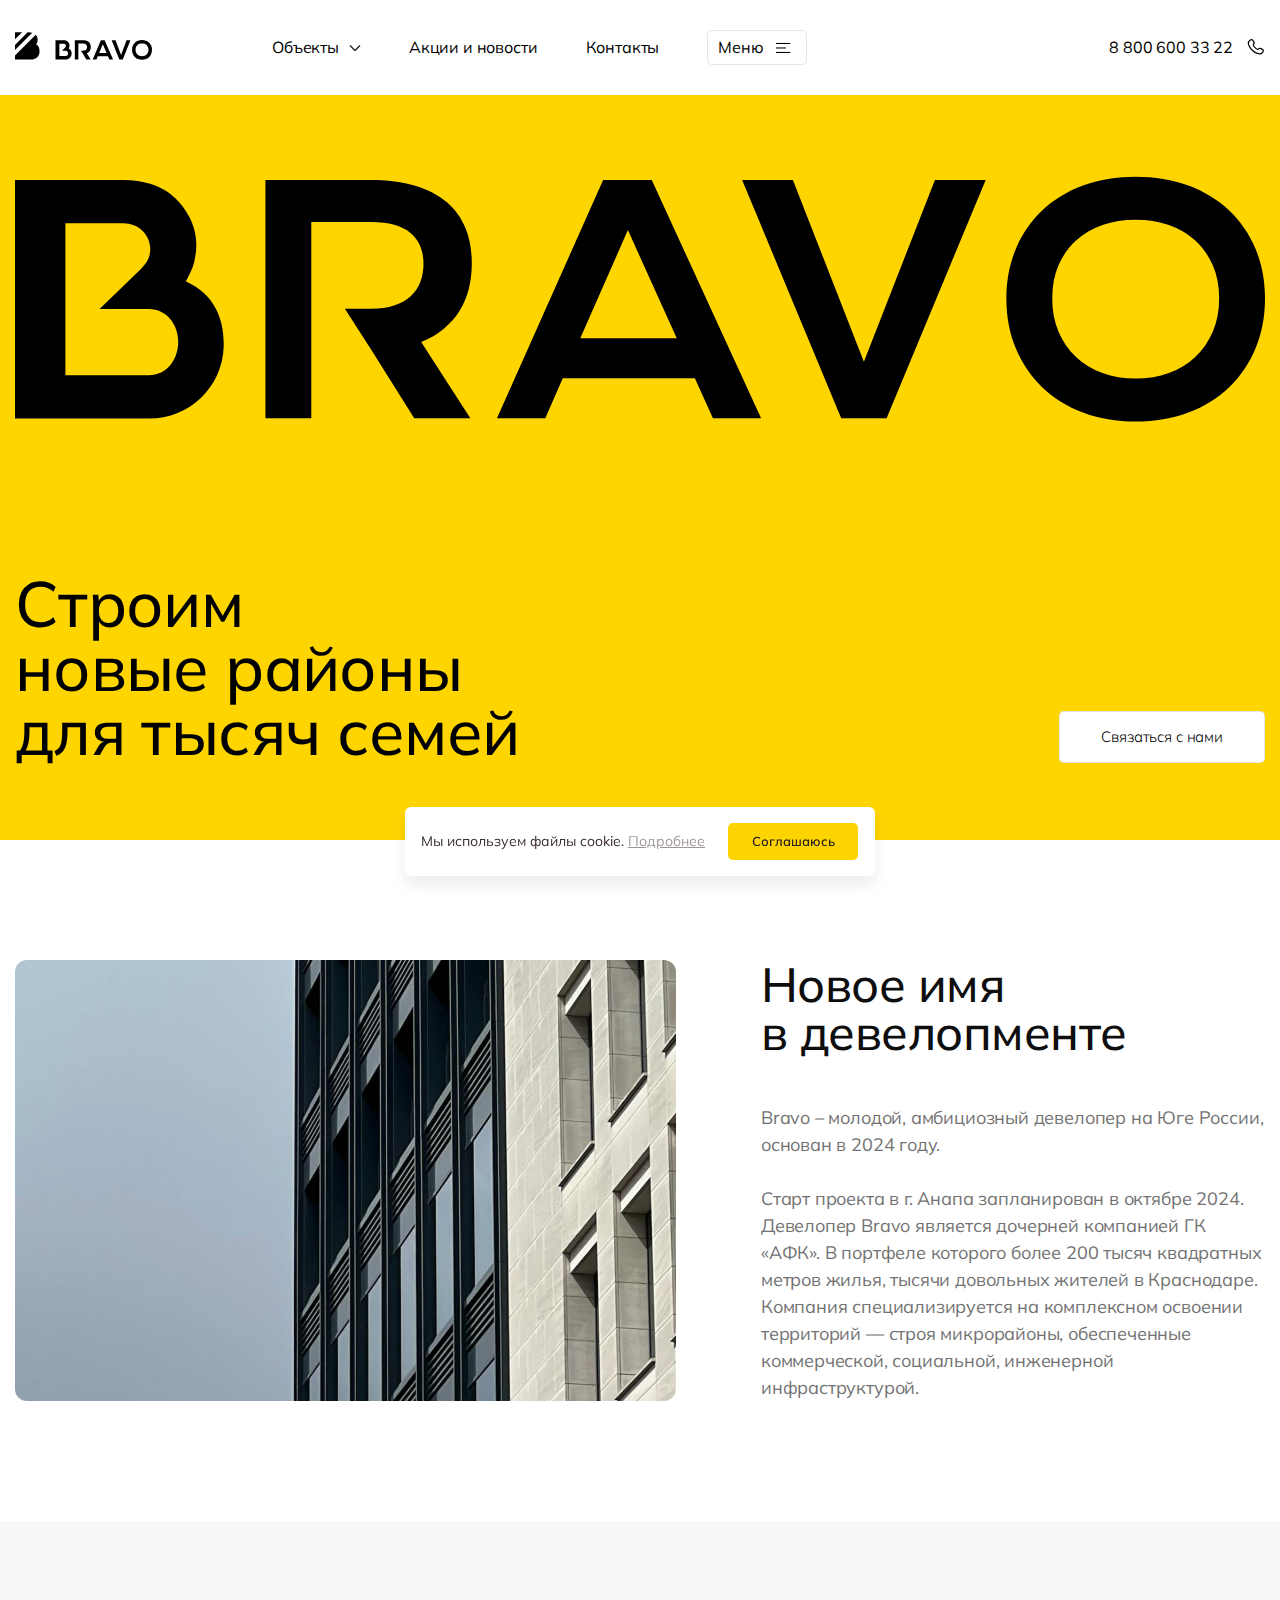
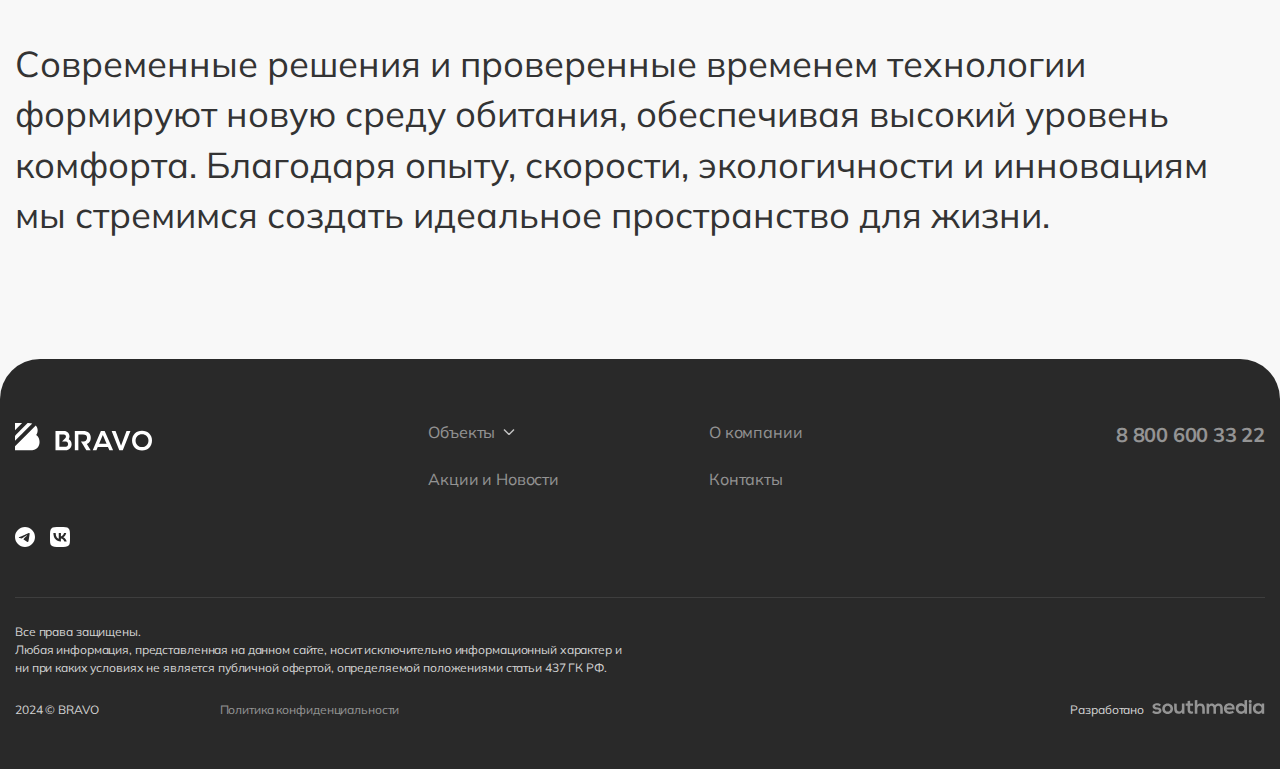
<file: about.html>
<!DOCTYPE html>
<html lang="ru">

<head>
  <meta charset="UTF-8">
  <meta name="viewport" content="width=device-width, initial-scale=1.0">
  <title>О компании</title>
  <!--<link rel="stylesheet" href="css/style.min.css">-->
  <link rel="stylesheet" href="css/style.css">
</head>

<body class="about-body">

  <div class="preloader" id="preloader">
    <div class="preloader__content">
      <svg width="374" height="73" viewBox="0 0 374 73" fill="none" xmlns="http://www.w3.org/2000/svg">
        <defs>
          <linearGradient id="gradient" x1="0%" y1="100%" x2="0%" y2="0%">
            <stop offset="0%" stop-color="#131313">
              <animate attributeName="offset" values="0; 1" dur="2s" repeatCount="indefinite" />
            </stop>
            <stop offset="0%" stop-color="#E4E4E4">
              <animate attributeName="offset" values="0; 1" dur="2s" repeatCount="indefinite" />
            </stop>
          </linearGradient>
        </defs>

        <path
          d="M198.002 48.1809L183.376 15.9075L169.136 48.1809H198.002ZM175.975 0.953125H190.514L223.231 71.9976H208.82L203.409 60.0424H163.894L158.658 71.9976H144.203L175.971 0.953125H175.975Z"
          fill="url(#gradient)" />
        <path
          d="M217.551 0.953125H232.743L253.989 55.1362L275.242 0.953125H290.43L260.787 72.001H247.198L217.551 0.953125Z"
          fill="url(#gradient)" />
        <path
          d="M310.34 36.2746C310.34 39.9395 310.968 43.2439 312.22 46.1841C313.476 49.1244 315.221 51.6312 317.46 53.7081C319.694 55.785 322.334 57.3834 325.379 58.5033C328.424 59.6232 331.735 60.1849 335.31 60.1849C338.884 60.1849 342.199 59.6232 345.241 58.5033C348.286 57.3799 350.918 55.7815 353.138 53.7081C355.362 51.6312 357.107 49.1244 358.377 46.1841C359.644 43.2439 360.283 39.943 360.283 36.2746C360.283 32.6063 359.648 29.3193 358.377 26.4102C357.107 23.5012 355.362 21.0394 353.138 19.0249C350.918 17.0105 348.286 15.471 345.241 14.41C342.199 13.3525 338.888 12.8185 335.31 12.8185C331.732 12.8185 328.424 13.349 325.379 14.41C322.334 15.471 319.694 17.007 317.46 19.0249C315.225 21.0394 313.476 23.5012 312.22 26.4102C310.968 29.3193 310.34 32.6063 310.34 36.2746ZM296.619 36.2746C296.619 30.9108 297.557 26.0011 299.434 21.5456C301.307 17.0902 303.943 13.2658 307.331 10.0655C310.72 6.86867 314.791 4.39304 319.537 2.63513C324.283 0.87722 329.541 0 335.31 0C341.079 0 346.303 0.87722 351.064 2.63513C355.825 4.39304 359.9 6.86867 363.292 10.0655C366.68 13.2658 369.312 17.0902 371.189 21.5456C373.062 26.0011 374 30.9108 374 36.2746C374 41.6385 373.062 46.614 371.189 51.1146C369.312 55.6151 366.68 59.488 363.292 62.7265C359.9 65.9718 355.825 68.4925 351.064 70.2955C346.303 72.0985 341.053 73 335.31 73C329.567 73 324.283 72.0985 319.537 70.2955C314.791 68.4925 310.72 65.9718 307.331 62.7265C303.943 59.4846 301.307 55.6151 299.434 51.1146C297.557 46.614 296.619 41.6662 296.619 36.2746Z"
          fill="url(#gradient)" />
        <path
          d="M128.238 45.3862C130.144 43.826 131.721 42.0438 132.977 40.0466C134.229 38.046 135.16 35.8547 135.766 33.4796C136.372 31.0976 136.675 28.5942 136.675 25.9556C136.675 22.048 136.066 18.5461 134.839 15.4567C133.612 12.3639 131.743 9.74267 129.234 7.59296C126.722 5.43978 123.564 3.79629 119.753 2.65902C115.944 1.52176 111.443 0.953125 106.251 0.953125H74.9316V72.0011H88.6525V13.5012H106.598C111.819 13.5012 115.729 14.583 118.329 16.75C120.924 18.9171 122.221 21.9856 122.221 25.9522C122.221 27.984 121.899 29.8251 121.246 31.4755C120.6 33.126 119.617 34.5302 118.303 35.6813C116.989 36.8325 115.36 37.727 113.414 38.365C111.465 39.003 109.194 39.322 106.598 39.322H98.7003L106.729 51.8215L119.453 72.0045H136.245L121.531 49.2765C124.101 48.2467 126.335 46.95 128.238 45.3897"
          fill="url(#gradient)" />
        <path
          d="M51.0679 31.1496C51.0679 31.1496 51.3308 30.7647 51.7032 30.0817C52.8971 27.9979 53.6419 26.0666 53.9267 23.8094C54.6314 20.0162 54.394 15.1551 51.1007 10.2211C49.9506 8.32455 48.4756 6.64639 46.6647 5.25948C46.6537 5.24908 46.6427 5.23868 46.6281 5.22827C43.1231 2.56541 38.3876 0.97393 32.44 0.97393L0.116827 0.953125H0V72.1085H40.0197C52.3786 72.112 62.0248 62.5111 62.4338 50.7224C62.6893 43.3891 60.3526 35.352 51.0642 31.1496H51.0679ZM40.0197 59.2033H15.079V13.8861H32.4436C36.8688 13.8861 40.4687 17.3048 40.4687 21.5071V21.7082C40.4687 24.0105 39.4793 25.602 37.6793 27.4708L25.2875 39.4225H40.0197C45.3758 39.4225 48.8407 44.0756 48.8407 49.228C48.8407 54.3804 45.5438 59.2033 40.0197 59.2033Z"
          fill="url(#gradient)" />
      </svg>
    </div>
  </div>

  <header class="header" id="header">
    <div class="container">
      <div class="header-mobile">
        <a href="/" class="header-mobile__logo">
          <img src="./img/header/header-logo-mobile.svg" alt="logo">
        </a>
        <button class="header-mobile__btn" id="header-mobile-menu-open">
          <svg width="29" height="15" viewBox="0 0 8 15" fill="none" xmlns="http://www.w3.org/2000/svg">
            <line y1="1.20703" x2="20" y2="1.20703" stroke="black" stroke-width="1.5" />
            <line y1="7.45703" x2="13.75" y2="7.45703" stroke="black" stroke-width="1.5" />
            <line y1="13.707" x2="20" y2="13.707" stroke="black" stroke-width="1.5" />
          </svg>
        </button>
      </div>
      <div class="header__content" id="header-content">
        <div class="header__content-mobile">
          <a href="/" class="header__content-mobile__logo">
            <img src="./img/header/header-logo-mobile.svg" alt="logo">
          </a>
          <button class="header__content-mobile__btn" id="header-mobile-menu-close">
            <svg width="17" height="16" viewBox="0 0 17 16" fill="none" xmlns="http://www.w3.org/2000/svg">
              <line x1="1.32709" y1="15.3994" x2="15.4692" y2="1.25722" stroke="black" stroke-width="1.5" />
              <line x1="1.45904" y1="1.32807" x2="15.6012" y2="15.4702" stroke="black" stroke-width="1.5" />
            </svg>
          </button>
        </div>
        <a href="/" class="header__content-logo">
          <img src="./img/header/header-logo.svg" alt="logo">
        </a>
        <nav class="header__content-nav">
          <ul class="header__content-nav__list">
            <li class="header__content-nav__list-item object">
              <button id="object-btn">
                Объекты
                <svg width="12" height="8" viewBox="0 0 12 8" fill="none" xmlns="http://www.w3.org/2000/svg">
                  <path d="M1 1.5L6 6.5L11 1.5" stroke="#282E36" stroke-width="1.5" stroke-linejoin="bevel" />
                </svg>
              </button>
              <ul class="object-list" id="object-list">
                <li class="object-list__item">
                  <a href="#"> ЖК «Кипарис»</a>
                </li>
              </ul>
            </li>
            <li class="header__content-nav__list-item">
              <a href="/stocks.html">
                Акции и новости
              </a>
            </li>
            <li class="header__content-nav__list-item">
              <a href="/contacts.html">
                Контакты
              </a>
            </li>
            <li class="header__content-nav__list-item menu">
              <button class="btn-global" id="header-menu-btn">
                Меню
                <svg width="23" height="12" viewBox="0 0 23 12" fill="none" xmlns="http://www.w3.org/2000/svg">
                  <line y1="0.966406" x2="16" y2="0.966406" stroke="black" stroke-width="1.2" />
                  <line y1="5.96641" x2="11" y2="5.96641" stroke="black" stroke-width="1.2" />
                  <line y1="10.9664" x2="16" y2="10.9664" stroke="black" stroke-width="1.2" />
                </svg>
              </button>
            </li>
            <li class="header__content-nav__list-item mobile">
              <a href="#">
                О застройщике
              </a>
            </li>
          </ul>
        </nav>
        <div class="header__content-tel">
          <a href="tel:+78006003322">
            8 800 600 33 22
            <svg width="20" height="20" viewBox="0 0 20 20" fill="none" xmlns="http://www.w3.org/2000/svg">
              <path
                d="M13.8573 11.5757L14.2373 11.1982L13.3548 10.3116L12.9765 10.6891L13.8573 11.5757ZM15.5115 11.0399L17.104 11.9057L17.6998 10.8074L16.1082 9.94238L15.5115 11.0399ZM17.4098 13.6257L16.2265 14.8032L17.1073 15.6891L18.2907 14.5124L17.4098 13.6257ZM15.5048 15.1816C14.2965 15.2949 11.1715 15.1941 7.78649 11.8291L6.90482 12.7149C10.5982 16.3874 14.114 16.5674 15.6215 16.4266L15.5048 15.1816ZM7.78649 11.8291C4.56065 8.62072 4.02565 5.92322 3.95899 4.75239L2.71065 4.82322C2.79399 6.29655 3.45649 9.28655 6.90482 12.7149L7.78649 11.8291ZM8.93232 6.67905L9.17149 6.44072L8.29149 5.55488L8.05232 5.79239L8.93232 6.67905ZM9.36149 3.41155L8.31149 2.00822L7.31065 2.75822L8.36065 4.16072L9.36149 3.41155ZM4.77732 1.70239L3.46899 3.00239L4.35065 3.88905L5.65815 2.58905L4.77732 1.70239ZM8.49232 6.23572C8.05065 5.79239 8.05065 5.79239 8.05065 5.79405H8.04899L8.04649 5.79738C8.00688 5.83731 7.97143 5.88115 7.94065 5.92822C7.89565 5.99488 7.84649 6.08239 7.80482 6.19322C7.70338 6.47932 7.67811 6.78689 7.73149 7.08572C7.84315 7.80655 8.33982 8.75905 9.61149 10.0241L10.4932 9.13739C9.30232 7.95405 9.01899 7.23405 8.96649 6.89405C8.94149 6.73238 8.96732 6.65239 8.97482 6.63405C8.97982 6.62294 8.97982 6.62127 8.97482 6.62905C8.96739 6.64055 8.95903 6.65142 8.94982 6.66155L8.94149 6.66988L8.93315 6.67738L8.49232 6.23572ZM9.61149 10.0241C10.884 11.2891 11.8415 11.7824 12.5632 11.8924C12.9323 11.9491 13.2298 11.9041 13.4557 11.8199C13.5822 11.7736 13.7003 11.7072 13.8057 11.6232L13.8473 11.5857L13.8532 11.5807L13.8557 11.5782L13.8565 11.5766C13.8565 11.5766 13.8573 11.5757 13.4165 11.1324C12.9748 10.6891 12.9773 10.6882 12.9773 10.6882L12.979 10.6866L12.9807 10.6849L12.9857 10.6807L12.994 10.6724L13.0257 10.6474C13.0334 10.6424 13.0315 10.6429 13.0198 10.6491C12.999 10.6566 12.9173 10.6824 12.7532 10.6574C12.4082 10.6041 11.6832 10.3207 10.4932 9.13739L9.61149 10.0241ZM8.31149 2.00739C7.46149 0.874052 5.79149 0.694052 4.77732 1.70239L5.65815 2.58905C6.10149 2.14822 6.88815 2.19405 7.31065 2.75822L8.31149 2.00739ZM3.95982 4.75322C3.94315 4.46489 4.07565 4.16322 4.35065 3.88989L3.46815 3.00322C3.02065 3.44822 2.66815 4.07822 2.71065 4.82322L3.95982 4.75322ZM16.2265 14.8032C15.9982 15.0316 15.7515 15.1599 15.5057 15.1824L15.6215 16.4266C16.234 16.3691 16.7348 16.0607 17.1082 15.6899L16.2265 14.8032ZM9.17149 6.44072C9.99232 5.62489 10.0532 4.33572 9.36232 3.41238L8.36149 4.16155C8.69732 4.61072 8.64732 5.19988 8.29065 5.55572L9.17149 6.44072ZM17.1048 11.9066C17.7857 12.2766 17.8915 13.1482 17.4107 13.6266L18.2923 14.5124C19.409 13.4016 19.0648 11.5491 17.7007 10.8082L17.1048 11.9066ZM14.2373 11.1991C14.5573 10.8807 15.0723 10.8024 15.5123 11.0407L16.109 9.94322C15.2057 9.45155 14.0857 9.58739 13.3557 10.3124L14.2373 11.1991Z"
                fill="black" />
            </svg>
          </a>
        </div>
      </div>
    </div>

    <div class="header-menu" id="header-menu">
      <div class="container">
        <div class="header-menu__content" id="header-menu-content">
          <ul class="header-menu__content-list">
            <li class="header-menu__content-list__item">
              <h3>
                Компания
              </h3>
            </li>
            <li class="header-menu__content-list__item">
              <a href="/about.html">
                О застройщике
              </a>
            </li>
            <li class="header-menu__content-list__item">
              <a href="/contacts.html">
                Контакты
              </a>
            </li>
          </ul>
          <ul class="header-menu__content-list">
            <li class="header-menu__content-list__item">
              <h3>
                События
              </h3>
            </li>
            <li class="header-menu__content-list__item">
              <a href="/stocks.html">
                Акции
              </a>
            </li>
            <li class="header-menu__content-list__item">
              <a href="/news.html">
                Новости
              </a>
            </li>
          </ul>
        </div>
      </div>
    </div>
  </header>

  <main>

    <section class="about-hero">
      <div class="container">
        <div class="about-hero__content">
          <div class="about-hero__content-logo">
            <svg width="1390" height="273" viewBox="0 0 1390 273" fill="none" xmlns="http://www.w3.org/2000/svg">
              <path
                d="M735.892 179.703L681.532 59.3317L628.611 179.703H735.892ZM654.027 3.55566H708.061L829.658 268.534H776.099L755.989 223.944H609.125L589.666 268.534H535.944L654.013 3.55566H654.027Z"
                fill="black" />
              <path
                d="M808.544 3.55566H865.007L943.968 205.645L1022.96 3.55566H1079.41L969.235 268.547H918.729L808.544 3.55566Z"
                fill="black" />
              <path
                d="M1153.4 135.295C1153.4 148.964 1155.73 161.289 1160.39 172.255C1165.06 183.222 1171.54 192.571 1179.86 200.318C1188.17 208.064 1197.98 214.026 1209.29 218.203C1220.61 222.38 1232.92 224.475 1246.2 224.475C1259.49 224.475 1271.81 222.38 1283.11 218.203C1294.43 214.013 1304.21 208.051 1312.46 200.318C1320.73 192.571 1327.21 183.222 1331.94 172.255C1336.64 161.289 1339.02 148.977 1339.02 135.295C1339.02 121.613 1336.66 109.354 1331.94 98.5035C1327.21 87.6535 1320.73 78.4718 1312.46 70.9582C1304.21 63.4447 1294.43 57.7029 1283.11 53.7457C1271.81 49.8014 1259.5 47.8099 1246.2 47.8099C1232.9 47.8099 1220.61 49.7885 1209.29 53.7457C1197.98 57.7029 1188.17 63.4318 1179.86 70.9582C1171.56 78.4718 1165.06 87.6535 1160.39 98.5035C1155.73 109.354 1153.4 121.613 1153.4 135.295ZM1102.41 135.295C1102.41 115.289 1105.89 96.9776 1112.87 80.3599C1119.83 63.7422 1129.63 49.4781 1142.22 37.5418C1154.81 25.6184 1169.94 16.3849 1187.58 9.82837C1205.22 3.27181 1224.76 0 1246.2 0C1267.64 0 1287.06 3.27181 1304.76 9.82837C1322.45 16.3849 1337.59 25.6184 1350.2 37.5418C1362.79 49.4781 1372.58 63.7422 1379.55 80.3599C1386.51 96.9776 1390 115.289 1390 135.295C1390 155.301 1386.51 173.859 1379.55 190.644C1372.58 207.43 1362.79 221.875 1350.2 233.954C1337.59 246.058 1322.45 255.46 1304.76 262.185C1287.06 268.909 1267.55 272.272 1246.2 272.272C1224.86 272.272 1205.22 268.909 1187.58 262.185C1169.94 255.46 1154.81 246.058 1142.22 233.954C1129.63 221.863 1119.83 207.43 1112.87 190.644C1105.89 173.859 1102.41 155.405 1102.41 135.295Z"
                fill="black" />
              <path
                d="M476.605 169.28C483.688 163.461 489.55 156.814 494.218 149.365C498.872 141.903 502.333 133.73 504.585 124.871C506.838 115.987 507.964 106.65 507.964 96.8088C507.964 82.2344 505.698 69.173 501.139 57.6505C496.579 46.1151 489.631 36.3384 480.309 28.3206C470.973 20.2898 459.236 14.16 445.069 9.91824C430.916 5.67652 414.185 3.55566 394.889 3.55566H278.489V268.547H329.483V50.3568H396.178C415.582 50.3568 430.115 54.3916 439.777 62.4742C449.425 70.5567 454.242 82.0016 454.242 96.7958C454.242 104.374 453.048 111.241 450.619 117.397C448.217 123.552 444.567 128.79 439.682 133.083C434.797 137.377 428.745 140.713 421.512 143.093C414.266 145.472 405.826 146.662 396.178 146.662H366.827L396.666 193.282L443.956 268.56H506.363L451.677 183.79C461.23 179.949 469.535 175.112 476.605 169.293"
                fill="black" />
              <path
                d="M189.798 116.181C189.798 116.181 190.775 114.746 192.159 112.198C196.596 104.426 199.364 97.2226 200.423 88.8038C203.042 74.6562 202.16 56.5254 189.92 38.1231C185.645 31.0492 180.163 24.7901 173.433 19.6173C173.392 19.5785 173.351 19.5397 173.297 19.5009C160.27 9.56908 142.671 3.63326 120.566 3.63326L0.434195 3.55566H0V268.947H148.736C194.669 268.96 230.52 233.152 232.04 189.183C232.99 161.831 224.305 131.855 189.784 116.181H189.798ZM148.736 220.814H56.0424V51.7923H120.579C137.026 51.7923 150.405 64.5433 150.405 80.2169V80.967C150.405 89.5539 146.728 95.4897 140.038 102.46L93.9829 147.037H148.736C168.643 147.037 181.52 164.392 181.52 183.609C181.52 202.826 169.267 220.814 148.736 220.814Z"
                fill="black" />
            </svg>
          </div>
          <div class="about-hero__content-info">
            <h1>
              Строим <br> новые районы <br> для тысяч семей
            </h1>
            <a class="btn-global2 js-pop-up-callback-open" id="pop-up-callback-open">
              Связаться с нами
            </a>
          </div>
        </div>
      </div>
    </section>

    <section class="about-second">
      <div class="container">
        <div class="about-second__content">
          <div class="about-second__content-img">
            <img src="./img/about/second/second-img.svg" alt="img">
          </div>
          <div class="about-second__content-info">
            <h2 class="section-title">
              Новое имя <br> в девелопменте
            </h2>
            <div class="about-second__content-info__descrs">
              <p>
                Bravo – молодой, амбициозный девелопер на Юге России, основан в 2024 году.
              </p>
              <p>
                Старт проекта в г. Анапа запланирован в октябре 2024. Девелопер Bravo является дочерней компанией ГК
                «АФК». В портфеле которого более 200 тысяч квадратных метров жилья, тысячи довольных жителей в
                Краснодаре. Компания специализируется на комплексном освоении территорий — строя микрорайоны,
                обеспеченные коммерческой, социальной, инженерной инфраструктурой.
              </p>
            </div>
          </div>
        </div>
      </div>
    </section>

    <section class="about-third">
      <div class="container">
        <div class="about-third__content">
          <p>
            Современные решения и проверенные временем технологии формируют новую среду обитания, обеспечивая высокий
            уровень комфорта. Благодаря опыту, скорости, экологичности и инновациям мы стремимся создать идеальное
            пространство для жизни.
          </p>
        </div>
      </div>
    </section>

  </main>

  <footer class="footer">
    <div class="container">
      <div class="footer__content">
        <div class="footer__content-top">
          <div class="footer__content-top__links">
            <a href="/" class="footer__content-top__links-logo">
              <img src="./img/footer/footer-logo.svg" alt="img">
            </a>
          </div>
          <nav class="footer__content-top__nav">
            <ul class="footer__content-top__nav-list">
              <li class="footer__content-top__nav-list__item object">
                <button class="footer-object-btn" id="footer-object-btn">
                  Объекты
                  <svg width="12" height="8" viewBox="0 0 12 8" fill="none" xmlns="http://www.w3.org/2000/svg">
                    <path d="M1 1.5L6 6.5L11 1.5" stroke="white" stroke-width="1.5" stroke-linejoin="bevel" />
                  </svg>
                </button>
                <ul class="object-list" id="footer-object-list">
                  <li class="object-list__item">
                    <a href="#"> ЖК «Кипарис» </a>
                  </li>

                </ul>
              </li>
              <li class="footer__content-top__nav-list__item">
                <a href="/stocks.html">
                  Акции и Новости
                </a>
              </li>
              <li class="footer__content-top__nav-list__item">
                <a href="/about.html">
                  О компании
                </a>
              </li>
              <li class="footer__content-top__nav-list__item">
                <a href="/contacts.html">
                  Контакты
                </a>
              </li>
            </ul>
          </nav>
          <a href="tel:+78006003322" class="footer__content-top__tel">8 800 600 33 22 </a>
        </div>
        <ul class="footer__content-social">
          <li class="footer__content-social__item">
            <a target="_blanc" href="https://t.me/bravodeveloper">
              <svg width="20" height="20" viewBox="0 0 20 20" fill="none" xmlns="http://www.w3.org/2000/svg">
                <g clip-path="url(#clip0_0_505)">
                  <path
                    d="M10 0C4.48 0 0 4.48 0 10C0 15.52 4.48 20 10 20C15.52 20 20 15.52 20 10C20 4.48 15.52 0 10 0ZM14.64 6.8C14.49 8.38 13.84 12.22 13.51 13.99C13.37 14.74 13.09 14.99 12.83 15.02C12.25 15.07 11.81 14.64 11.25 14.27C10.37 13.69 9.87 13.33 9.02 12.77C8.03 12.12 8.67 11.76 9.24 11.18C9.39 11.03 11.95 8.7 12 8.49C12.0069 8.45819 12.006 8.42517 11.9973 8.3938C11.9886 8.36244 11.9724 8.33367 11.95 8.31C11.89 8.26 11.81 8.28 11.74 8.29C11.65 8.31 10.25 9.24 7.52 11.08C7.12 11.35 6.76 11.49 6.44 11.48C6.08 11.47 5.4 11.28 4.89 11.11C4.26 10.91 3.77 10.8 3.81 10.45C3.83 10.27 4.08 10.09 4.55 9.9C7.47 8.63 9.41 7.79 10.38 7.39C13.16 6.23 13.73 6.03 14.11 6.03C14.19 6.03 14.38 6.05 14.5 6.15C14.6 6.23 14.63 6.34 14.64 6.42C14.63 6.48 14.65 6.66 14.64 6.8Z"
                    fill="white" />
                </g>
                <defs>
                </defs>
              </svg>
            </a>
          </li>
          <li class="footer__content-social__item">
            <a target="_blanc" href="https://vk.com/club227636382">
              <svg width="20" height="20" viewBox="0 0 20 20" fill="none" xmlns="http://www.w3.org/2000/svg">
                <g clip-path="url(#clip0_0_507)">
                  <path
                    d="M1.4058 1.4058C0 2.8117 0 5.07464 0 9.6V10.4C0 14.9254 0 17.1883 1.4058 18.5942C2.8117 20 5.07464 20 9.6 20H10.4C14.9254 20 17.1883 20 18.5942 18.5942C20 17.1883 20 14.9254 20 10.4V9.6C20 5.0746 20 2.81165 18.5942 1.4058C17.1883 8.51495e-08 14.9254 0 10.4 0H9.6C5.0746 0 2.81165 8.51495e-08 1.4058 1.4058ZM3.375 6.08339H5.65835C5.73335 9.90005 7.41665 11.5167 8.75 11.85V6.08335H10.9V9.375C12.2167 9.23335 13.6 7.73335 14.0667 6.08335H16.2167C16.0408 6.93907 15.6902 7.74929 15.1869 8.46336C14.6836 9.17743 14.0384 9.77998 13.2917 10.2333C14.1255 10.6473 14.8619 11.2335 15.4523 11.9532C16.0427 12.6729 16.4737 13.5097 16.7167 14.4083H14.35C14.1319 13.6278 13.6882 12.929 13.0744 12.3997C12.4606 11.8704 11.7042 11.5342 10.9 11.4333V14.4083H10.6417C6.08335 14.4083 3.48335 11.2833 3.375 6.08335"
                    fill="white" />
                </g>
              </svg>
            </a>
          </li>
        </ul>
        <div class="footer__content-bottom">
          <div class="footer__content-bottom__left">
            <p>
              Все права защищены. <br>
              Любая информация, представленная на данном сайте, носит исключительно информационный характер и ни при
              каких условиях не является публичной офертой, определяемой положениями статьи 437 ГК РФ.
            </p>
            <div class="footer__content-bottom__left-links">
              <p>
                2024 © BRAVO
              </p>
              <a href="#">
                Политика конфиденциальности
              </a>
            </div>
          </div>
          <p>
            Разработано
            <svg width="113" height="14" viewBox="0 0 113 14" fill="none" xmlns="http://www.w3.org/2000/svg">
              <g opacity="0.5">
                <path
                  d="M7.52859 6.26832C6.79475 5.59367 5.95259 5.36878 4.96269 5.36878C3.74622 5.36878 3.07153 5.7372 3.07153 6.3688C3.07153 7.02432 3.68221 7.38798 5.00701 7.46931C6.96221 7.59373 9.43945 8.01955 9.43945 10.6943C9.43945 12.4694 7.94719 14.0006 4.98239 14.0006C3.34239 14.0006 1.70238 13.7374 0.19043 12.2063L1.45614 10.4311C2.18995 11.2254 3.87429 11.8187 5.0267 11.8379C5.99201 11.857 6.89818 11.3689 6.89818 10.6321C6.89818 9.93827 6.31211 9.65119 4.83957 9.56985C2.88437 9.42629 0.554874 8.73249 0.554874 6.44537C0.554874 4.11994 3.03211 3.30176 4.92823 3.30176C6.54851 3.30176 7.76498 3.60796 8.96173 4.62713L7.52859 6.26832Z"
                  fill="white" />
                <path
                  d="M21.0522 8.63664C21.0522 11.5362 19.0132 13.8856 15.6495 13.8856C12.2858 13.8856 10.2715 11.5362 10.2715 8.63664C10.2715 5.75618 12.3301 3.3877 15.6298 3.3877C18.9295 3.3877 21.0522 5.75618 21.0522 8.63664ZM12.8374 8.63664C12.8374 10.1678 13.783 11.5984 15.6544 11.5984C17.5259 11.5984 18.4715 10.1678 18.4715 8.63664C18.4715 7.12463 17.3782 5.6557 15.6544 5.6557C13.8027 5.6557 12.8374 7.12463 12.8374 8.63664Z"
                  fill="white" />
                <path
                  d="M24.7309 3.62609V8.86065C24.7309 10.3918 25.5928 11.5545 27.2328 11.5545C28.8089 11.5545 29.8824 10.2674 29.8824 8.73627V3.58301L32.4235 3.59259V13.679H30.1334L29.9662 12.3105C28.8925 13.3297 27.9074 13.8225 26.4546 13.8225C23.9774 13.8225 22.1699 12.0043 22.1699 8.8798V3.6165L24.7309 3.62609Z"
                  fill="white" />
                <path
                  d="M38.1208 0.682617L38.1614 3.61284H41.018V5.75642H38.1367V10.1058C38.1367 11.0676 38.6835 11.5365 39.4813 11.5365C39.4813 11.5365 40.1363 11.5413 40.7815 11.3068L41.2542 13.2973C41.2542 13.2973 40.0919 13.7566 39.3139 13.7805C37.0633 13.8619 35.5956 12.6178 35.5956 10.1058V5.75642H33.6602V3.61284H35.5956V0.904625L38.1208 0.682617Z"
                  fill="white" />
                <path
                  d="M45.3424 0V4.96186C46.2682 3.79913 47.4009 3.44985 48.578 3.44985C51.5183 3.44985 52.8233 5.38768 52.8233 8.34948V13.6558H50.2575V8.36863C50.2575 6.53127 49.2676 5.75614 47.9033 5.75614C46.3916 5.75614 45.3375 7.00017 45.3375 8.51218V13.6558H42.7715V0.263164L45.3424 0Z"
                  fill="white" />
                <path
                  d="M61.4711 13.7227V8.33022C61.4711 7.00482 60.7569 5.79906 59.3485 5.79906C57.9595 5.79906 57.142 7.00482 57.142 8.33022V13.7179H54.5762V3.6124L56.9499 3.63633L57.1371 4.86123C57.6838 3.84206 58.8804 3.47363 59.8703 3.47363C61.1116 3.47363 62.3476 3.96168 62.9388 5.35407C63.8646 3.92342 65.0614 3.51671 66.4057 3.51671C69.3459 3.51671 70.799 5.27273 70.799 8.29193V13.7227H68.2329V8.29193C68.2329 6.96656 67.6667 5.84211 66.2777 5.84211C64.8891 5.84211 63.8843 7.00482 63.8843 8.33501L64.0271 13.7227H61.4711Z"
                  fill="white" />
                <path
                  d="M74.5471 9.50727C74.7146 10.7513 75.8276 11.6509 77.635 11.6509C78.5806 11.6509 79.8218 11.3016 80.4078 10.713L82.0478 12.2872C80.9545 13.3877 79.1666 13.9189 77.5907 13.9189C74.0201 13.9189 71.8975 11.7753 71.8975 8.55029C71.8975 5.48804 74.0399 3.28223 77.4035 3.28223C80.8707 3.28223 83.0377 5.36362 82.6338 9.50727H74.5471ZM80.1762 7.44502C80.0087 6.13876 78.9599 5.48324 77.4873 5.48324C76.0984 5.48324 74.9656 6.13876 74.5866 7.44502H80.1762Z"
                  fill="white" />
                <path
                  d="M95.0483 0V13.6606H92.6548L92.4874 12.273C91.6895 13.4788 90.4091 13.8855 89.1481 13.8855C86.0997 13.8855 83.8096 11.9237 83.8096 8.61743C83.8096 5.14844 86.0602 3.34937 89.0843 3.34937C90.1775 3.34937 91.8768 3.92354 92.4874 4.96183V0.267949L95.0483 0ZM86.3656 8.61743C86.3656 10.3735 87.6707 11.5792 89.3058 11.5792C90.9261 11.5792 92.3102 10.4357 92.3102 8.61743C92.3102 6.86141 90.9212 5.67956 89.3058 5.67956C87.6707 5.67477 86.3656 6.79922 86.3656 8.61743Z"
                  fill="white" />
                <path
                  d="M99.7377 1.45436C99.7377 3.39221 96.7139 3.39221 96.7139 1.45436C96.709 -0.483485 99.7377 -0.483485 99.7377 1.45436ZM96.9406 3.53576V13.6508H99.5064V3.54532L96.9406 3.53576Z"
                  fill="white" />
                <path
                  d="M109.721 3.57942L112.193 3.59377V13.661H109.775L109.646 12.1921C109.056 13.3739 107.44 13.9481 106.283 13.9672C103.215 13.9864 100.944 12.149 100.944 8.61782C100.944 5.14883 103.318 3.33062 106.347 3.34976C107.736 3.34976 109.056 3.98134 109.646 4.98137L109.721 3.57942ZM103.515 8.61782C103.515 10.5365 104.879 11.6801 106.583 11.6801C110.617 11.6801 110.617 5.57468 106.583 5.57468C104.879 5.57468 103.515 6.6991 103.515 8.61782Z"
                  fill="white" />
              </g>
            </svg>
          </p>
        </div>
      </div>
    </div>
  </footer>


  <div class="pop-up-callback js-popup js-popup-callback" id="pop-up-callback">
    <div class="pop-up-callback__content">
      <button id="pop-up-callback-close" class="pop-up-callback-close js-popup-closer">
        <svg width="14" height="14" viewBox="0 0 14 14" fill="none" xmlns="http://www.w3.org/2000/svg">
          <g opacity="0.3">
            <rect x="1.01172" width="17.1616" height="1.43013" rx="0.715067" transform="rotate(45 1.01172 0)"
              fill="black" />
            <rect width="17.1616" height="1.43013" rx="0.715067"
              transform="matrix(0.707107 -0.707107 -0.707107 -0.707107 1.01172 13.1465)" fill="black" />
          </g>
        </svg>
      </button>
      <div class="pop-up-callback__content-info">
        <h3 class="section-title">
          Обратный звонок
        </h3>
        <p>
          Введите свой номер телефона, <br> и мы обязательно с вами свяжемся
        </p>
      </div>
      <form action="#" class="form-global pop-up-callback__content-form js-ajax-form">
        <label>
          <input type="tel" name="tel" class="js-form__tel-input" id="pop-up-callback-tel" placeholder="Телефон">
        </label>
        <button class="btn-global" type="submit">
          Заказать звонок
        </button>
        <p>
          Нажимая на кнопку “Заказать звонок”, вы принимаете <a href="#">политику конфиденциальности</a> и даете
          согласие на обработку персональных данных
        </p>
      </form>
    </div>
  </div>


  <div class="pop-up-callback pop-up-callback--successfull js-popup js-popup-successfull-send">
    <div class="pop-up-callback__content">
      <button id="pop-up-callback-close" class="pop-up-callback-close  js-popup-closer">
        <svg width="14" height="14" viewBox="0 0 14 14" fill="none" xmlns="http://www.w3.org/2000/svg">
          <g opacity="0.3">
            <rect x="1.01172" width="17.1616" height="1.43013" rx="0.715067" transform="rotate(45 1.01172 0)"
              fill="black" />
            <rect width="17.1616" height="1.43013" rx="0.715067"
              transform="matrix(0.707107 -0.707107 -0.707107 -0.707107 1.01172 13.1465)" fill="black" />
          </g>
        </svg>
      </button>

      <div class="data-sent active">
        <h3 class="section-title">
          Данные успешно отправлены
        </h3>
        <button class="data-sent-button">
          <svg width="32" height="23" viewBox="0 0 32 23" fill="none" xmlns="http://www.w3.org/2000/svg">
            <path d="M11.1902 23L0 12.0977L2.79755 9.37214L11.1902 17.5489L29.2025 0L32 2.72557L11.1902 23Z"
              fill="black" />
          </svg>
        </button>
      </div>
    </div>
  </div>


  <div class="cookie" data-js='cookie'>
    <div class="cookie__text" data-js='cookieText'>Мы используем файлы cookie, чтобы персонализировать сервисы и
      улучшить пользование сайтом.
      Cookie — небольшие файлы с информацией о предыдущих посещениях сайта. Если вы не хотите использовать файлы cookie,
      измените настройки браузера.</div>
    <div class="cookie__title">Мы используем файлы cookie. <button type="button" class="cookie__more"
        data-js='cookieMore'>Подробнее</button></div>
    <button class="cookie__accept" data-js='cookieBtn'>Соглашаюсь</button>
  </div>

  <script src="js/fetch.umd.min.js"></script>
  <script src="js/main.min.js"></script>
</body>

</html>
</file>
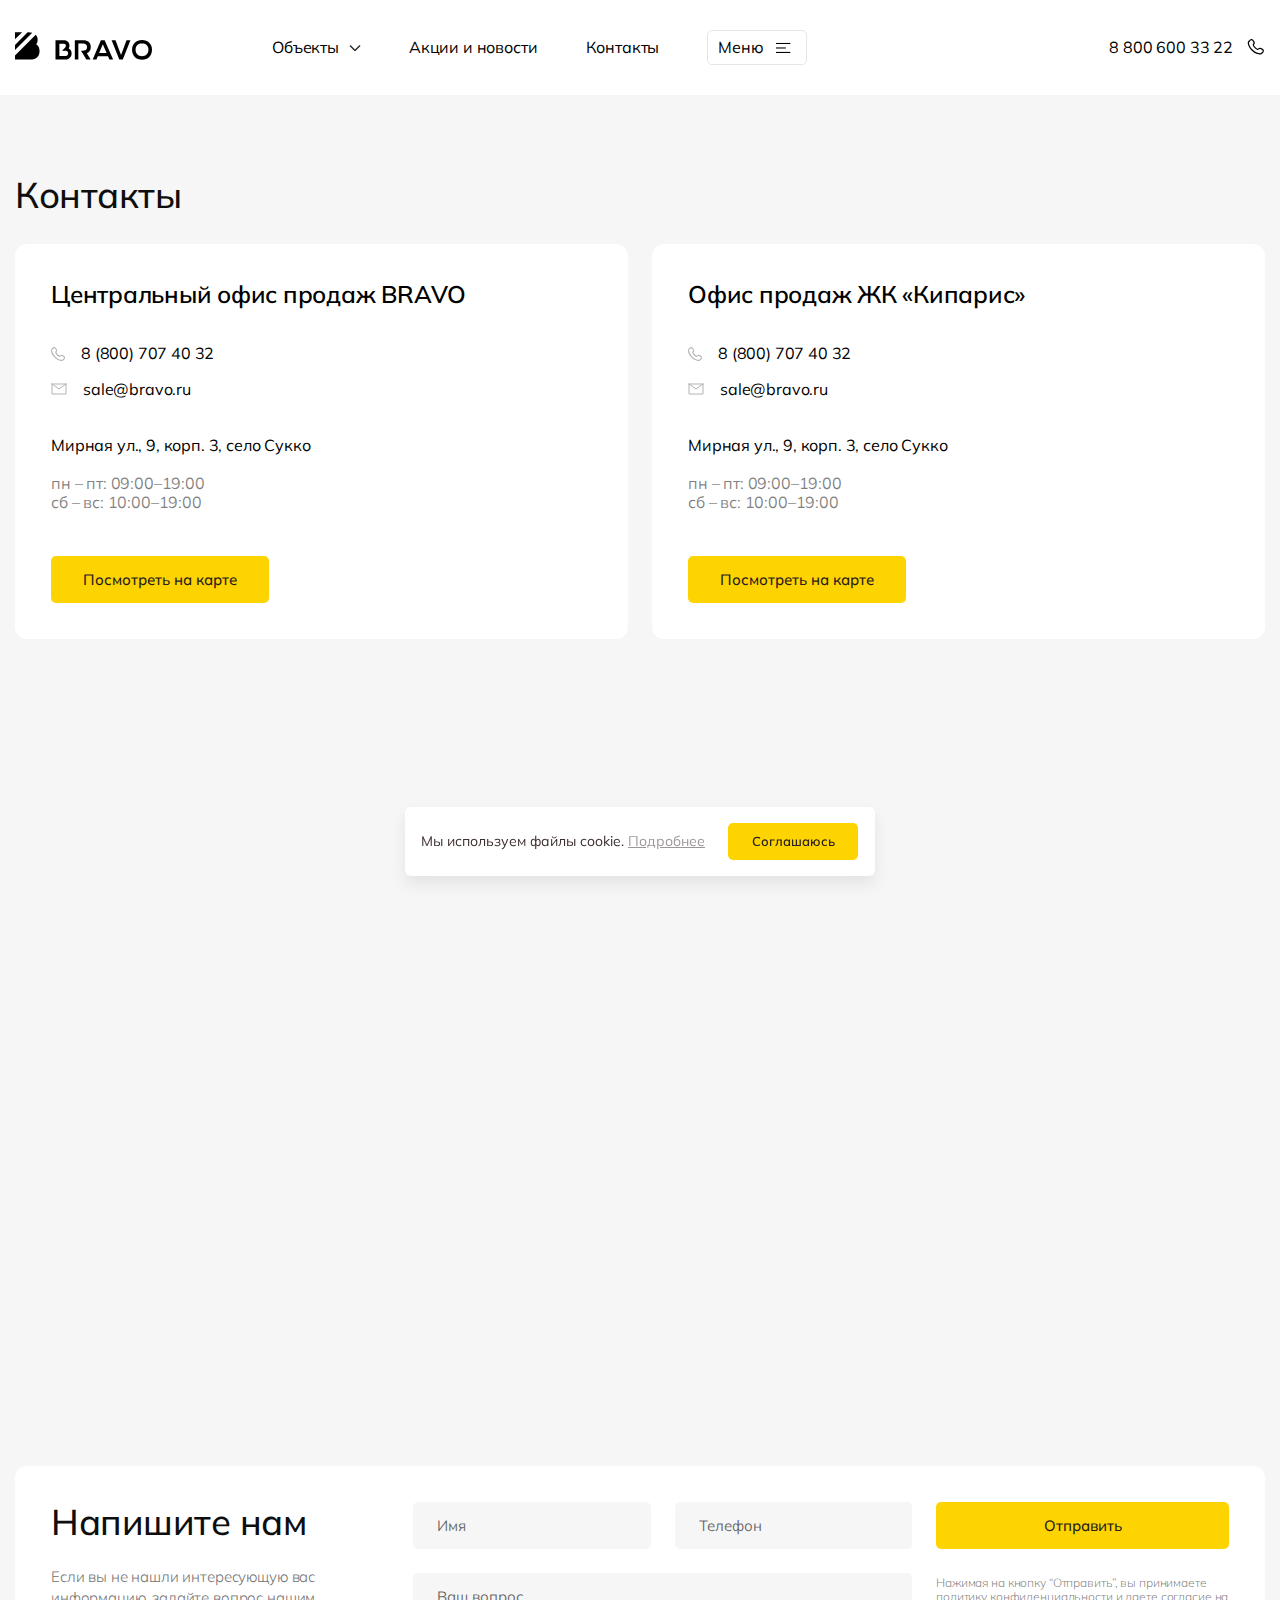
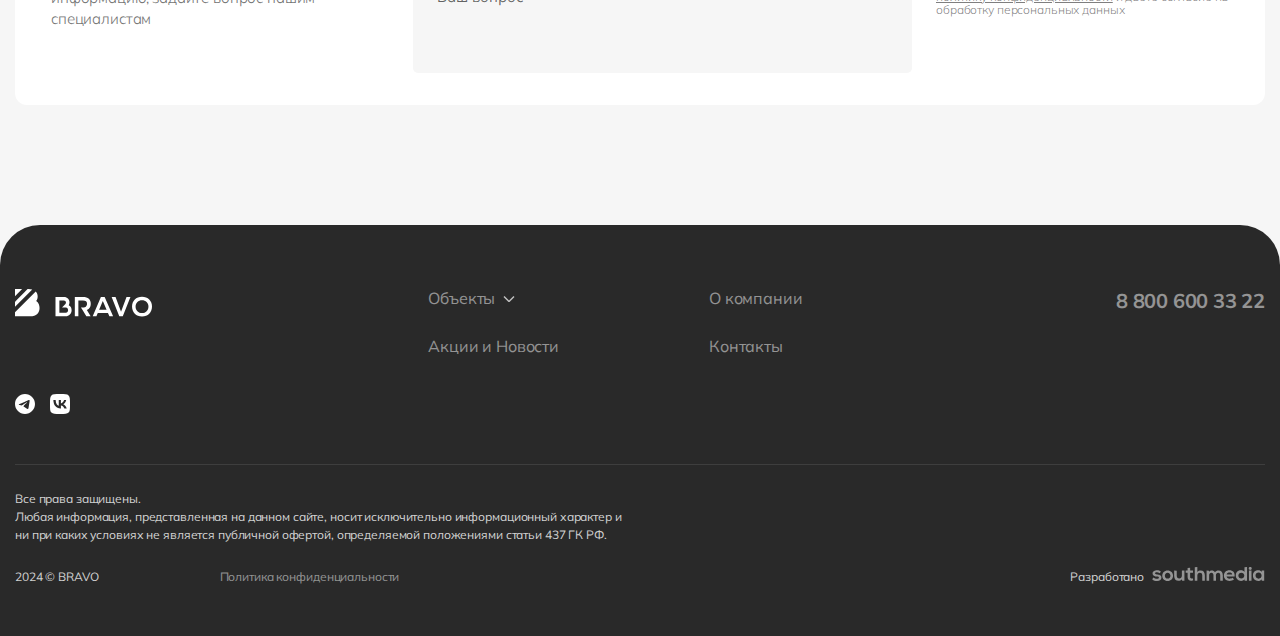
<file: contacts.html>
<!DOCTYPE html>
<html lang="ru">

<head>
  <meta charset="UTF-8">
  <meta name="viewport" content="width=device-width, initial-scale=1.0">
  <title>Контакты</title>
  <!--<link rel="stylesheet" href="css/style.min.css">-->
  <link rel="stylesheet" href="css/style.css">
</head>

<body class="seryy">

  <div class="preloader" id="preloader">
    <div class="preloader__content">
      <svg width="374" height="73" viewBox="0 0 374 73" fill="none" xmlns="http://www.w3.org/2000/svg">
        <defs>
          <linearGradient id="gradient" x1="0%" y1="100%" x2="0%" y2="0%">
            <stop offset="0%" stop-color="#131313">
              <animate attributeName="offset" values="0; 1" dur="2s" repeatCount="indefinite" />
            </stop>
            <stop offset="0%" stop-color="#E4E4E4">
              <animate attributeName="offset" values="0; 1" dur="2s" repeatCount="indefinite" />
            </stop>
          </linearGradient>
        </defs>

        <path
          d="M198.002 48.1809L183.376 15.9075L169.136 48.1809H198.002ZM175.975 0.953125H190.514L223.231 71.9976H208.82L203.409 60.0424H163.894L158.658 71.9976H144.203L175.971 0.953125H175.975Z"
          fill="url(#gradient)" />
        <path
          d="M217.551 0.953125H232.743L253.989 55.1362L275.242 0.953125H290.43L260.787 72.001H247.198L217.551 0.953125Z"
          fill="url(#gradient)" />
        <path
          d="M310.34 36.2746C310.34 39.9395 310.968 43.2439 312.22 46.1841C313.476 49.1244 315.221 51.6312 317.46 53.7081C319.694 55.785 322.334 57.3834 325.379 58.5033C328.424 59.6232 331.735 60.1849 335.31 60.1849C338.884 60.1849 342.199 59.6232 345.241 58.5033C348.286 57.3799 350.918 55.7815 353.138 53.7081C355.362 51.6312 357.107 49.1244 358.377 46.1841C359.644 43.2439 360.283 39.943 360.283 36.2746C360.283 32.6063 359.648 29.3193 358.377 26.4102C357.107 23.5012 355.362 21.0394 353.138 19.0249C350.918 17.0105 348.286 15.471 345.241 14.41C342.199 13.3525 338.888 12.8185 335.31 12.8185C331.732 12.8185 328.424 13.349 325.379 14.41C322.334 15.471 319.694 17.007 317.46 19.0249C315.225 21.0394 313.476 23.5012 312.22 26.4102C310.968 29.3193 310.34 32.6063 310.34 36.2746ZM296.619 36.2746C296.619 30.9108 297.557 26.0011 299.434 21.5456C301.307 17.0902 303.943 13.2658 307.331 10.0655C310.72 6.86867 314.791 4.39304 319.537 2.63513C324.283 0.87722 329.541 0 335.31 0C341.079 0 346.303 0.87722 351.064 2.63513C355.825 4.39304 359.9 6.86867 363.292 10.0655C366.68 13.2658 369.312 17.0902 371.189 21.5456C373.062 26.0011 374 30.9108 374 36.2746C374 41.6385 373.062 46.614 371.189 51.1146C369.312 55.6151 366.68 59.488 363.292 62.7265C359.9 65.9718 355.825 68.4925 351.064 70.2955C346.303 72.0985 341.053 73 335.31 73C329.567 73 324.283 72.0985 319.537 70.2955C314.791 68.4925 310.72 65.9718 307.331 62.7265C303.943 59.4846 301.307 55.6151 299.434 51.1146C297.557 46.614 296.619 41.6662 296.619 36.2746Z"
          fill="url(#gradient)" />
        <path
          d="M128.238 45.3862C130.144 43.826 131.721 42.0438 132.977 40.0466C134.229 38.046 135.16 35.8547 135.766 33.4796C136.372 31.0976 136.675 28.5942 136.675 25.9556C136.675 22.048 136.066 18.5461 134.839 15.4567C133.612 12.3639 131.743 9.74267 129.234 7.59296C126.722 5.43978 123.564 3.79629 119.753 2.65902C115.944 1.52176 111.443 0.953125 106.251 0.953125H74.9316V72.0011H88.6525V13.5012H106.598C111.819 13.5012 115.729 14.583 118.329 16.75C120.924 18.9171 122.221 21.9856 122.221 25.9522C122.221 27.984 121.899 29.8251 121.246 31.4755C120.6 33.126 119.617 34.5302 118.303 35.6813C116.989 36.8325 115.36 37.727 113.414 38.365C111.465 39.003 109.194 39.322 106.598 39.322H98.7003L106.729 51.8215L119.453 72.0045H136.245L121.531 49.2765C124.101 48.2467 126.335 46.95 128.238 45.3897"
          fill="url(#gradient)" />
        <path
          d="M51.0679 31.1496C51.0679 31.1496 51.3308 30.7647 51.7032 30.0817C52.8971 27.9979 53.6419 26.0666 53.9267 23.8094C54.6314 20.0162 54.394 15.1551 51.1007 10.2211C49.9506 8.32455 48.4756 6.64639 46.6647 5.25948C46.6537 5.24908 46.6427 5.23868 46.6281 5.22827C43.1231 2.56541 38.3876 0.97393 32.44 0.97393L0.116827 0.953125H0V72.1085H40.0197C52.3786 72.112 62.0248 62.5111 62.4338 50.7224C62.6893 43.3891 60.3526 35.352 51.0642 31.1496H51.0679ZM40.0197 59.2033H15.079V13.8861H32.4436C36.8688 13.8861 40.4687 17.3048 40.4687 21.5071V21.7082C40.4687 24.0105 39.4793 25.602 37.6793 27.4708L25.2875 39.4225H40.0197C45.3758 39.4225 48.8407 44.0756 48.8407 49.228C48.8407 54.3804 45.5438 59.2033 40.0197 59.2033Z"
          fill="url(#gradient)" />
      </svg>
    </div>
  </div>

  <header class="header" id="header">
    <div class="container">
      <div class="header-mobile">
        <a href="/" class="header-mobile__logo">
          <img src="./img/header/header-logo-mobile.svg" alt="logo">
        </a>
        <button class="header-mobile__btn" id="header-mobile-menu-open">
          <svg width="29" height="15" viewBox="0 0 8 15" fill="none" xmlns="http://www.w3.org/2000/svg">
            <line y1="1.20703" x2="20" y2="1.20703" stroke="black" stroke-width="1.5" />
            <line y1="7.45703" x2="13.75" y2="7.45703" stroke="black" stroke-width="1.5" />
            <line y1="13.707" x2="20" y2="13.707" stroke="black" stroke-width="1.5" />
          </svg>
        </button>
      </div>
      <div class="header__content" id="header-content">
        <div class="header__content-mobile">
          <a href="/" class="header__content-mobile__logo">
            <img src="./img/header/header-logo-mobile.svg" alt="logo">
          </a>
          <button class="header__content-mobile__btn" id="header-mobile-menu-close">
            <svg width="17" height="16" viewBox="0 0 17 16" fill="none" xmlns="http://www.w3.org/2000/svg">
              <line x1="1.32709" y1="15.3994" x2="15.4692" y2="1.25722" stroke="black" stroke-width="1.5" />
              <line x1="1.45904" y1="1.32807" x2="15.6012" y2="15.4702" stroke="black" stroke-width="1.5" />
            </svg>
          </button>
        </div>
        <a href="/" class="header__content-logo">
          <img src="./img/header/header-logo.svg" alt="logo">
        </a>
        <nav class="header__content-nav">
          <ul class="header__content-nav__list">
            <li class="header__content-nav__list-item object">
              <button id="object-btn">
                Объекты
                <svg width="12" height="8" viewBox="0 0 12 8" fill="none" xmlns="http://www.w3.org/2000/svg">
                  <path d="M1 1.5L6 6.5L11 1.5" stroke="#282E36" stroke-width="1.5" stroke-linejoin="bevel" />
                </svg>
              </button>
              <ul class="object-list" id="object-list">
                <li class="object-list__item">
                  <a href="#"> ЖК «Кипарис»</a>
                </li>
              </ul>
            </li>
            <li class="header__content-nav__list-item">
              <a href="/stocks.html">
                Акции и новости
              </a>
            </li>
            <li class="header__content-nav__list-item">
              <a href="/contacts.html">
                Контакты
              </a>
            </li>
            <li class="header__content-nav__list-item menu">
              <button class="btn-global" id="header-menu-btn">
                Меню
                <svg width="23" height="12" viewBox="0 0 23 12" fill="none" xmlns="http://www.w3.org/2000/svg">
                  <line y1="0.966406" x2="16" y2="0.966406" stroke="black" stroke-width="1.2" />
                  <line y1="5.96641" x2="11" y2="5.96641" stroke="black" stroke-width="1.2" />
                  <line y1="10.9664" x2="16" y2="10.9664" stroke="black" stroke-width="1.2" />
                </svg>
              </button>
            </li>
            <li class="header__content-nav__list-item mobile">
              <a href="#">
                О застройщике
              </a>
            </li>
          </ul>
        </nav>
        <div class="header__content-tel">
          <a href="tel:+78006003322">
            8 800 600 33 22
            <svg width="20" height="20" viewBox="0 0 20 20" fill="none" xmlns="http://www.w3.org/2000/svg">
              <path
                d="M13.8573 11.5757L14.2373 11.1982L13.3548 10.3116L12.9765 10.6891L13.8573 11.5757ZM15.5115 11.0399L17.104 11.9057L17.6998 10.8074L16.1082 9.94238L15.5115 11.0399ZM17.4098 13.6257L16.2265 14.8032L17.1073 15.6891L18.2907 14.5124L17.4098 13.6257ZM15.5048 15.1816C14.2965 15.2949 11.1715 15.1941 7.78649 11.8291L6.90482 12.7149C10.5982 16.3874 14.114 16.5674 15.6215 16.4266L15.5048 15.1816ZM7.78649 11.8291C4.56065 8.62072 4.02565 5.92322 3.95899 4.75239L2.71065 4.82322C2.79399 6.29655 3.45649 9.28655 6.90482 12.7149L7.78649 11.8291ZM8.93232 6.67905L9.17149 6.44072L8.29149 5.55488L8.05232 5.79239L8.93232 6.67905ZM9.36149 3.41155L8.31149 2.00822L7.31065 2.75822L8.36065 4.16072L9.36149 3.41155ZM4.77732 1.70239L3.46899 3.00239L4.35065 3.88905L5.65815 2.58905L4.77732 1.70239ZM8.49232 6.23572C8.05065 5.79239 8.05065 5.79239 8.05065 5.79405H8.04899L8.04649 5.79738C8.00688 5.83731 7.97143 5.88115 7.94065 5.92822C7.89565 5.99488 7.84649 6.08239 7.80482 6.19322C7.70338 6.47932 7.67811 6.78689 7.73149 7.08572C7.84315 7.80655 8.33982 8.75905 9.61149 10.0241L10.4932 9.13739C9.30232 7.95405 9.01899 7.23405 8.96649 6.89405C8.94149 6.73238 8.96732 6.65239 8.97482 6.63405C8.97982 6.62294 8.97982 6.62127 8.97482 6.62905C8.96739 6.64055 8.95903 6.65142 8.94982 6.66155L8.94149 6.66988L8.93315 6.67738L8.49232 6.23572ZM9.61149 10.0241C10.884 11.2891 11.8415 11.7824 12.5632 11.8924C12.9323 11.9491 13.2298 11.9041 13.4557 11.8199C13.5822 11.7736 13.7003 11.7072 13.8057 11.6232L13.8473 11.5857L13.8532 11.5807L13.8557 11.5782L13.8565 11.5766C13.8565 11.5766 13.8573 11.5757 13.4165 11.1324C12.9748 10.6891 12.9773 10.6882 12.9773 10.6882L12.979 10.6866L12.9807 10.6849L12.9857 10.6807L12.994 10.6724L13.0257 10.6474C13.0334 10.6424 13.0315 10.6429 13.0198 10.6491C12.999 10.6566 12.9173 10.6824 12.7532 10.6574C12.4082 10.6041 11.6832 10.3207 10.4932 9.13739L9.61149 10.0241ZM8.31149 2.00739C7.46149 0.874052 5.79149 0.694052 4.77732 1.70239L5.65815 2.58905C6.10149 2.14822 6.88815 2.19405 7.31065 2.75822L8.31149 2.00739ZM3.95982 4.75322C3.94315 4.46489 4.07565 4.16322 4.35065 3.88989L3.46815 3.00322C3.02065 3.44822 2.66815 4.07822 2.71065 4.82322L3.95982 4.75322ZM16.2265 14.8032C15.9982 15.0316 15.7515 15.1599 15.5057 15.1824L15.6215 16.4266C16.234 16.3691 16.7348 16.0607 17.1082 15.6899L16.2265 14.8032ZM9.17149 6.44072C9.99232 5.62489 10.0532 4.33572 9.36232 3.41238L8.36149 4.16155C8.69732 4.61072 8.64732 5.19988 8.29065 5.55572L9.17149 6.44072ZM17.1048 11.9066C17.7857 12.2766 17.8915 13.1482 17.4107 13.6266L18.2923 14.5124C19.409 13.4016 19.0648 11.5491 17.7007 10.8082L17.1048 11.9066ZM14.2373 11.1991C14.5573 10.8807 15.0723 10.8024 15.5123 11.0407L16.109 9.94322C15.2057 9.45155 14.0857 9.58739 13.3557 10.3124L14.2373 11.1991Z"
                fill="black" />
            </svg>
          </a>
        </div>
      </div>
    </div>

    <div class="header-menu" id="header-menu">
      <div class="container">
        <div class="header-menu__content" id="header-menu-content">
          <ul class="header-menu__content-list">
            <li class="header-menu__content-list__item">
              <h3>
                Компания
              </h3>
            </li>
            <li class="header-menu__content-list__item">
              <a href="/about.html">
                О застройщике
              </a>
            </li>
            <li class="header-menu__content-list__item">
              <a href="/contacts.html">
                Контакты
              </a>
            </li>
          </ul>
          <ul class="header-menu__content-list">
            <li class="header-menu__content-list__item">
              <h3>
                События
              </h3>
            </li>
            <li class="header-menu__content-list__item">
              <a href="/stocks.html">
                Акции
              </a>
            </li>
            <li class="header-menu__content-list__item">
              <a href="/news.html">
                Новости
              </a>
            </li>
          </ul>
        </div>
      </div>
    </div>
  </header>

  <main>

    <section class="contacts-hero">
      <div class="container">
        <div class="contacts-hero__content">
          <h2 class="section-title">
            Контакты
          </h2>
          <ul class="contacts-hero__content-list">
            <li class="contacts-hero__content-list__item">
              <h3>
                Центральный офис продаж BRAVO
              </h3>
              <div class="contacts-hero__content-list__item-links">
                <a href="#">
                  <svg width="14" height="14" viewBox="0 0 14 14" fill="none" xmlns="http://www.w3.org/2000/svg">
                    <path
                      d="M9.60466 9.56601L9.93201 9.22319L9.17178 8.41798L8.84586 8.7608L9.60466 9.56601ZM11.0297 9.0794L12.4015 9.86569L12.9148 8.86826L11.5437 8.08273L11.0297 9.0794ZM12.665 11.4277L11.6456 12.497L12.4044 13.3015L13.4238 12.2329L12.665 11.4277ZM11.0239 12.8406C9.98298 12.9435 7.29093 12.8519 4.37489 9.79607L3.61538 10.6005C6.79703 13.9356 9.82577 14.0991 11.1244 13.9712L11.0239 12.8406ZM4.37489 9.79607C1.59597 6.88248 1.13509 4.4328 1.07766 3.36953L0.00227814 3.43385C0.0740663 4.77183 0.644782 7.48715 3.61538 10.6005L4.37489 9.79607ZM5.36198 5.11919L5.56801 4.90276L4.80993 4.0983L4.6039 4.31398L5.36198 5.11919ZM5.73169 2.15187L4.82716 0.877461L3.96498 1.55856L4.86951 2.83221L5.73169 2.15187ZM1.78262 0.599724L0.65555 1.7803L1.41507 2.58551L2.54142 1.40493L1.78262 0.599724ZM4.98294 4.71659C4.60246 4.31398 4.60246 4.31398 4.60246 4.3155H4.60103L4.59887 4.31852C4.56476 4.35478 4.53421 4.39459 4.5077 4.43734C4.46894 4.49788 4.42658 4.57734 4.39069 4.67799C4.3033 4.93781 4.28153 5.21713 4.32751 5.4885C4.42371 6.14311 4.85157 7.00811 5.94705 8.15689L6.70657 7.35168C5.68072 6.27706 5.43664 5.62321 5.39141 5.31444C5.36988 5.16763 5.39213 5.09498 5.39859 5.07833C5.4029 5.06824 5.4029 5.06672 5.39859 5.07379C5.39219 5.08423 5.38499 5.0941 5.37706 5.1033L5.36988 5.11087L5.3627 5.11768L4.98294 4.71659ZM5.94705 8.15689C7.04326 9.30568 7.8681 9.75369 8.48979 9.85359C8.80781 9.90505 9.06409 9.86418 9.25864 9.78775C9.36761 9.74573 9.46943 9.68542 9.56015 9.60915L9.59604 9.57509L9.60107 9.57055L9.60322 9.56828L9.60394 9.56677C9.60394 9.56677 9.60466 9.56601 9.2249 9.16341C8.84442 8.7608 8.84658 8.76005 8.84658 8.76005L8.84801 8.75853L8.84945 8.75702L8.85375 8.75323L8.86093 8.74567L8.88821 8.72296C8.89491 8.71842 8.89324 8.71893 8.88319 8.72448C8.86524 8.73129 8.79489 8.75475 8.65347 8.73204C8.35626 8.68361 7.73171 8.42631 6.70657 7.35168L5.94705 8.15689ZM4.82716 0.876704C4.09492 -0.152512 2.65629 -0.315976 1.78262 0.599724L2.54142 1.40493C2.92334 1.0046 3.60102 1.04622 3.96498 1.55856L4.82716 0.876704ZM1.07838 3.37028C1.06402 3.10844 1.17817 2.83449 1.41507 2.58626L0.654832 1.78105C0.26933 2.18517 -0.0343338 2.75729 0.00227814 3.43385L1.07838 3.37028ZM11.6456 12.497C11.4489 12.7044 11.2364 12.8209 11.0246 12.8413L11.1244 13.9712C11.6521 13.919 12.0835 13.639 12.4051 13.3022L11.6456 12.497ZM5.56801 4.90276C6.27513 4.16187 6.32753 2.99114 5.73241 2.15263L4.87023 2.83297C5.15954 3.24087 5.11647 3.77591 4.80921 4.09906L5.56801 4.90276ZM12.4022 9.86645C12.9888 10.2025 13.0799 10.994 12.6657 11.4284L13.4252 12.2329C14.3872 11.2241 14.0907 9.5418 12.9155 8.86902L12.4022 9.86645ZM9.93201 9.22395C10.2077 8.93486 10.6513 8.86372 11.0304 9.08016L11.5444 8.08349C10.7662 7.63699 9.80136 7.76034 9.17249 8.41874L9.93201 9.22395Z"
                      fill="#B3B3B3" />
                  </svg>
                  8 (800) 707 40 32
                </a>
                <a href="#">
                  <svg width="16" height="12" viewBox="0 0 16 12" fill="none" xmlns="http://www.w3.org/2000/svg">
                    <path d="M15 1V11H1V1M15 1H1M15 1L8 6L1 1" stroke="#B3B3B3" stroke-linecap="round"
                      stroke-linejoin="round" />
                  </svg>
                  sale@bravo.ru
                </a>
              </div>
              <p class="adress">
                Мирная ул., 9, корп. 3, село Сукко
              </p>
              <div class="contacts-hero__content-list__item-times">
                <p>
                  пн – пт: 09:00–19:00 <br>
                  сб – вс: 10:00–19:00
                </p>
              </div>
              <button class="btn-global contacts-hero__content-list__item-btn" data-marker="0">
                Посмотреть на карте
              </button>
            </li>
            <li class="contacts-hero__content-list__item">
              <h3>
                Офис продаж ЖК «Кипарис»
              </h3>
              <div class="contacts-hero__content-list__item-links">
                <a href="#">
                  <svg width="14" height="14" viewBox="0 0 14 14" fill="none" xmlns="http://www.w3.org/2000/svg">
                    <path
                      d="M9.60466 9.56601L9.93201 9.22319L9.17178 8.41798L8.84586 8.7608L9.60466 9.56601ZM11.0297 9.0794L12.4015 9.86569L12.9148 8.86826L11.5437 8.08273L11.0297 9.0794ZM12.665 11.4277L11.6456 12.497L12.4044 13.3015L13.4238 12.2329L12.665 11.4277ZM11.0239 12.8406C9.98298 12.9435 7.29093 12.8519 4.37489 9.79607L3.61538 10.6005C6.79703 13.9356 9.82577 14.0991 11.1244 13.9712L11.0239 12.8406ZM4.37489 9.79607C1.59597 6.88248 1.13509 4.4328 1.07766 3.36953L0.00227814 3.43385C0.0740663 4.77183 0.644782 7.48715 3.61538 10.6005L4.37489 9.79607ZM5.36198 5.11919L5.56801 4.90276L4.80993 4.0983L4.6039 4.31398L5.36198 5.11919ZM5.73169 2.15187L4.82716 0.877461L3.96498 1.55856L4.86951 2.83221L5.73169 2.15187ZM1.78262 0.599724L0.65555 1.7803L1.41507 2.58551L2.54142 1.40493L1.78262 0.599724ZM4.98294 4.71659C4.60246 4.31398 4.60246 4.31398 4.60246 4.3155H4.60103L4.59887 4.31852C4.56476 4.35478 4.53421 4.39459 4.5077 4.43734C4.46894 4.49788 4.42658 4.57734 4.39069 4.67799C4.3033 4.93781 4.28153 5.21713 4.32751 5.4885C4.42371 6.14311 4.85157 7.00811 5.94705 8.15689L6.70657 7.35168C5.68072 6.27706 5.43664 5.62321 5.39141 5.31444C5.36988 5.16763 5.39213 5.09498 5.39859 5.07833C5.4029 5.06824 5.4029 5.06672 5.39859 5.07379C5.39219 5.08423 5.38499 5.0941 5.37706 5.1033L5.36988 5.11087L5.3627 5.11768L4.98294 4.71659ZM5.94705 8.15689C7.04326 9.30568 7.8681 9.75369 8.48979 9.85359C8.80781 9.90505 9.06409 9.86418 9.25864 9.78775C9.36761 9.74573 9.46943 9.68542 9.56015 9.60915L9.59604 9.57509L9.60107 9.57055L9.60322 9.56828L9.60394 9.56677C9.60394 9.56677 9.60466 9.56601 9.2249 9.16341C8.84442 8.7608 8.84658 8.76005 8.84658 8.76005L8.84801 8.75853L8.84945 8.75702L8.85375 8.75323L8.86093 8.74567L8.88821 8.72296C8.89491 8.71842 8.89324 8.71893 8.88319 8.72448C8.86524 8.73129 8.79489 8.75475 8.65347 8.73204C8.35626 8.68361 7.73171 8.42631 6.70657 7.35168L5.94705 8.15689ZM4.82716 0.876704C4.09492 -0.152512 2.65629 -0.315976 1.78262 0.599724L2.54142 1.40493C2.92334 1.0046 3.60102 1.04622 3.96498 1.55856L4.82716 0.876704ZM1.07838 3.37028C1.06402 3.10844 1.17817 2.83449 1.41507 2.58626L0.654832 1.78105C0.26933 2.18517 -0.0343338 2.75729 0.00227814 3.43385L1.07838 3.37028ZM11.6456 12.497C11.4489 12.7044 11.2364 12.8209 11.0246 12.8413L11.1244 13.9712C11.6521 13.919 12.0835 13.639 12.4051 13.3022L11.6456 12.497ZM5.56801 4.90276C6.27513 4.16187 6.32753 2.99114 5.73241 2.15263L4.87023 2.83297C5.15954 3.24087 5.11647 3.77591 4.80921 4.09906L5.56801 4.90276ZM12.4022 9.86645C12.9888 10.2025 13.0799 10.994 12.6657 11.4284L13.4252 12.2329C14.3872 11.2241 14.0907 9.5418 12.9155 8.86902L12.4022 9.86645ZM9.93201 9.22395C10.2077 8.93486 10.6513 8.86372 11.0304 9.08016L11.5444 8.08349C10.7662 7.63699 9.80136 7.76034 9.17249 8.41874L9.93201 9.22395Z"
                      fill="#B3B3B3" />
                  </svg>
                  8 (800) 707 40 32
                </a>
                <a href="#">
                  <svg width="16" height="12" viewBox="0 0 16 12" fill="none" xmlns="http://www.w3.org/2000/svg">
                    <path d="M15 1V11H1V1M15 1H1M15 1L8 6L1 1" stroke="#B3B3B3" stroke-linecap="round"
                      stroke-linejoin="round" />
                  </svg>
                  sale@bravo.ru
                </a>
              </div>
              <p class="adress">
                Мирная ул., 9, корп. 3, село Сукко
              </p>
              <div class="contacts-hero__content-list__item-times">
                <p>
                  пн – пт: 09:00–19:00 <br>
                  сб – вс: 10:00–19:00
                </p>
              </div>
              <button class="btn-global contacts-hero__content-list__item-btn" data-marker="1">
                Посмотреть на карте
              </button>
            </li>
          </ul>
        </div>
      </div>
    </section>

    <section class="contacts-map">
      <div class="container">
        <div class="contacts-map__content" id="map">

          <div id="marker-data" style="display: none;">
            <div data-coords="[44.803774, 37.418889]" data-title="Центральный офис BRAVO"></div>
            <div data-coords="[44.803437, 37.418980]" data-title="ЖК Кипарис"></div>
          </div>

        </div>
      </div>
    </section>

    <section class="contacts-feedback">
      <div class="container">
        <div class="contacts-feedback__content">
          <div class="contacts-feedback__content-info">
            <h2 class="section-title">
              Напишите нам
            </h2>
            <p>
              Если вы не нашли интересующую вас информацию, задайте вопрос нашим специалистам
            </p>
          </div>
          <form action="#" class="contacts-feedback__content-form  js-ajax-form">
            <div class="contacts-feedback__content-form__fields">
              <label>
                <input type="text" id="contacts-feedback-name" class="js-form__name-input" name="name"
                  placeholder="Имя">
              </label>
              <label>
                <input type="tel" id="contacts-feedback-tel" class="js-form__tel-input" name="tel"
                  placeholder="Телефон">
              </label>
              <textarea name="comment" id="contacts-feedback-text" placeholder="Ваш вопрос"></textarea>
            </div>
            <div class="contacts-feedback__content-form__block">
              <button class="btn-global" type="submit">
                Отправить
              </button>
              <p>
                Нажимая на кнопку “Отправить”, вы принимаете <a href="#">политику конфиденциальности</a> и даете
                согласие на обработку персональных данных
              </p>
            </div>
          </form>
        </div>
      </div>
    </section>

  </main>

  <footer class="footer">
    <div class="container">
      <div class="footer__content">
        <div class="footer__content-top">
          <div class="footer__content-top__links">
            <a href="/" class="footer__content-top__links-logo">
              <img src="./img/footer/footer-logo.svg" alt="img">
            </a>
          </div>
          <nav class="footer__content-top__nav">
            <ul class="footer__content-top__nav-list">
              <li class="footer__content-top__nav-list__item object">
                <button class="footer-object-btn" id="footer-object-btn">
                  Объекты
                  <svg width="12" height="8" viewBox="0 0 12 8" fill="none" xmlns="http://www.w3.org/2000/svg">
                    <path d="M1 1.5L6 6.5L11 1.5" stroke="white" stroke-width="1.5" stroke-linejoin="bevel" />
                  </svg>
                </button>
                <ul class="object-list" id="footer-object-list">
                  <li class="object-list__item">
                    <a href="#"> ЖК «Кипарис» </a>
                  </li>

                </ul>
              </li>
              <li class="footer__content-top__nav-list__item">
                <a href="/stocks.html">
                  Акции и Новости
                </a>
              </li>
              <li class="footer__content-top__nav-list__item">
                <a href="/about.html">
                  О компании
                </a>
              </li>
              <li class="footer__content-top__nav-list__item">
                <a href="/contacts.html">
                  Контакты
                </a>
              </li>
            </ul>
          </nav>
          <a href="tel:+78006003322" class="footer__content-top__tel">8 800 600 33 22 </a>
        </div>
        <ul class="footer__content-social">
          <li class="footer__content-social__item">
            <a target="_blanc" href="https://t.me/bravodeveloper">
              <svg width="20" height="20" viewBox="0 0 20 20" fill="none" xmlns="http://www.w3.org/2000/svg">
                <g clip-path="url(#clip0_0_505)">
                  <path
                    d="M10 0C4.48 0 0 4.48 0 10C0 15.52 4.48 20 10 20C15.52 20 20 15.52 20 10C20 4.48 15.52 0 10 0ZM14.64 6.8C14.49 8.38 13.84 12.22 13.51 13.99C13.37 14.74 13.09 14.99 12.83 15.02C12.25 15.07 11.81 14.64 11.25 14.27C10.37 13.69 9.87 13.33 9.02 12.77C8.03 12.12 8.67 11.76 9.24 11.18C9.39 11.03 11.95 8.7 12 8.49C12.0069 8.45819 12.006 8.42517 11.9973 8.3938C11.9886 8.36244 11.9724 8.33367 11.95 8.31C11.89 8.26 11.81 8.28 11.74 8.29C11.65 8.31 10.25 9.24 7.52 11.08C7.12 11.35 6.76 11.49 6.44 11.48C6.08 11.47 5.4 11.28 4.89 11.11C4.26 10.91 3.77 10.8 3.81 10.45C3.83 10.27 4.08 10.09 4.55 9.9C7.47 8.63 9.41 7.79 10.38 7.39C13.16 6.23 13.73 6.03 14.11 6.03C14.19 6.03 14.38 6.05 14.5 6.15C14.6 6.23 14.63 6.34 14.64 6.42C14.63 6.48 14.65 6.66 14.64 6.8Z"
                    fill="white" />
                </g>
                <defs>
                </defs>
              </svg>
            </a>
          </li>
          <li class="footer__content-social__item">
            <a target="_blanc" href="https://vk.com/club227636382">
              <svg width="20" height="20" viewBox="0 0 20 20" fill="none" xmlns="http://www.w3.org/2000/svg">
                <g clip-path="url(#clip0_0_507)">
                  <path
                    d="M1.4058 1.4058C0 2.8117 0 5.07464 0 9.6V10.4C0 14.9254 0 17.1883 1.4058 18.5942C2.8117 20 5.07464 20 9.6 20H10.4C14.9254 20 17.1883 20 18.5942 18.5942C20 17.1883 20 14.9254 20 10.4V9.6C20 5.0746 20 2.81165 18.5942 1.4058C17.1883 8.51495e-08 14.9254 0 10.4 0H9.6C5.0746 0 2.81165 8.51495e-08 1.4058 1.4058ZM3.375 6.08339H5.65835C5.73335 9.90005 7.41665 11.5167 8.75 11.85V6.08335H10.9V9.375C12.2167 9.23335 13.6 7.73335 14.0667 6.08335H16.2167C16.0408 6.93907 15.6902 7.74929 15.1869 8.46336C14.6836 9.17743 14.0384 9.77998 13.2917 10.2333C14.1255 10.6473 14.8619 11.2335 15.4523 11.9532C16.0427 12.6729 16.4737 13.5097 16.7167 14.4083H14.35C14.1319 13.6278 13.6882 12.929 13.0744 12.3997C12.4606 11.8704 11.7042 11.5342 10.9 11.4333V14.4083H10.6417C6.08335 14.4083 3.48335 11.2833 3.375 6.08335"
                    fill="white" />
                </g>
              </svg>
            </a>
          </li>
        </ul>
        <div class="footer__content-bottom">
          <div class="footer__content-bottom__left">
            <p>
              Все права защищены. <br>
              Любая информация, представленная на данном сайте, носит исключительно информационный характер и ни при
              каких условиях не является публичной офертой, определяемой положениями статьи 437 ГК РФ.
            </p>
            <div class="footer__content-bottom__left-links">
              <p>
                2024 © BRAVO
              </p>
              <a href="#">
                Политика конфиденциальности
              </a>
            </div>
          </div>
          <p>
            Разработано
            <svg width="113" height="14" viewBox="0 0 113 14" fill="none" xmlns="http://www.w3.org/2000/svg">
              <g opacity="0.5">
                <path
                  d="M7.52859 6.26832C6.79475 5.59367 5.95259 5.36878 4.96269 5.36878C3.74622 5.36878 3.07153 5.7372 3.07153 6.3688C3.07153 7.02432 3.68221 7.38798 5.00701 7.46931C6.96221 7.59373 9.43945 8.01955 9.43945 10.6943C9.43945 12.4694 7.94719 14.0006 4.98239 14.0006C3.34239 14.0006 1.70238 13.7374 0.19043 12.2063L1.45614 10.4311C2.18995 11.2254 3.87429 11.8187 5.0267 11.8379C5.99201 11.857 6.89818 11.3689 6.89818 10.6321C6.89818 9.93827 6.31211 9.65119 4.83957 9.56985C2.88437 9.42629 0.554874 8.73249 0.554874 6.44537C0.554874 4.11994 3.03211 3.30176 4.92823 3.30176C6.54851 3.30176 7.76498 3.60796 8.96173 4.62713L7.52859 6.26832Z"
                  fill="white" />
                <path
                  d="M21.0522 8.63664C21.0522 11.5362 19.0132 13.8856 15.6495 13.8856C12.2858 13.8856 10.2715 11.5362 10.2715 8.63664C10.2715 5.75618 12.3301 3.3877 15.6298 3.3877C18.9295 3.3877 21.0522 5.75618 21.0522 8.63664ZM12.8374 8.63664C12.8374 10.1678 13.783 11.5984 15.6544 11.5984C17.5259 11.5984 18.4715 10.1678 18.4715 8.63664C18.4715 7.12463 17.3782 5.6557 15.6544 5.6557C13.8027 5.6557 12.8374 7.12463 12.8374 8.63664Z"
                  fill="white" />
                <path
                  d="M24.7309 3.62609V8.86065C24.7309 10.3918 25.5928 11.5545 27.2328 11.5545C28.8089 11.5545 29.8824 10.2674 29.8824 8.73627V3.58301L32.4235 3.59259V13.679H30.1334L29.9662 12.3105C28.8925 13.3297 27.9074 13.8225 26.4546 13.8225C23.9774 13.8225 22.1699 12.0043 22.1699 8.8798V3.6165L24.7309 3.62609Z"
                  fill="white" />
                <path
                  d="M38.1208 0.682617L38.1614 3.61284H41.018V5.75642H38.1367V10.1058C38.1367 11.0676 38.6835 11.5365 39.4813 11.5365C39.4813 11.5365 40.1363 11.5413 40.7815 11.3068L41.2542 13.2973C41.2542 13.2973 40.0919 13.7566 39.3139 13.7805C37.0633 13.8619 35.5956 12.6178 35.5956 10.1058V5.75642H33.6602V3.61284H35.5956V0.904625L38.1208 0.682617Z"
                  fill="white" />
                <path
                  d="M45.3424 0V4.96186C46.2682 3.79913 47.4009 3.44985 48.578 3.44985C51.5183 3.44985 52.8233 5.38768 52.8233 8.34948V13.6558H50.2575V8.36863C50.2575 6.53127 49.2676 5.75614 47.9033 5.75614C46.3916 5.75614 45.3375 7.00017 45.3375 8.51218V13.6558H42.7715V0.263164L45.3424 0Z"
                  fill="white" />
                <path
                  d="M61.4711 13.7227V8.33022C61.4711 7.00482 60.7569 5.79906 59.3485 5.79906C57.9595 5.79906 57.142 7.00482 57.142 8.33022V13.7179H54.5762V3.6124L56.9499 3.63633L57.1371 4.86123C57.6838 3.84206 58.8804 3.47363 59.8703 3.47363C61.1116 3.47363 62.3476 3.96168 62.9388 5.35407C63.8646 3.92342 65.0614 3.51671 66.4057 3.51671C69.3459 3.51671 70.799 5.27273 70.799 8.29193V13.7227H68.2329V8.29193C68.2329 6.96656 67.6667 5.84211 66.2777 5.84211C64.8891 5.84211 63.8843 7.00482 63.8843 8.33501L64.0271 13.7227H61.4711Z"
                  fill="white" />
                <path
                  d="M74.5471 9.50727C74.7146 10.7513 75.8276 11.6509 77.635 11.6509C78.5806 11.6509 79.8218 11.3016 80.4078 10.713L82.0478 12.2872C80.9545 13.3877 79.1666 13.9189 77.5907 13.9189C74.0201 13.9189 71.8975 11.7753 71.8975 8.55029C71.8975 5.48804 74.0399 3.28223 77.4035 3.28223C80.8707 3.28223 83.0377 5.36362 82.6338 9.50727H74.5471ZM80.1762 7.44502C80.0087 6.13876 78.9599 5.48324 77.4873 5.48324C76.0984 5.48324 74.9656 6.13876 74.5866 7.44502H80.1762Z"
                  fill="white" />
                <path
                  d="M95.0483 0V13.6606H92.6548L92.4874 12.273C91.6895 13.4788 90.4091 13.8855 89.1481 13.8855C86.0997 13.8855 83.8096 11.9237 83.8096 8.61743C83.8096 5.14844 86.0602 3.34937 89.0843 3.34937C90.1775 3.34937 91.8768 3.92354 92.4874 4.96183V0.267949L95.0483 0ZM86.3656 8.61743C86.3656 10.3735 87.6707 11.5792 89.3058 11.5792C90.9261 11.5792 92.3102 10.4357 92.3102 8.61743C92.3102 6.86141 90.9212 5.67956 89.3058 5.67956C87.6707 5.67477 86.3656 6.79922 86.3656 8.61743Z"
                  fill="white" />
                <path
                  d="M99.7377 1.45436C99.7377 3.39221 96.7139 3.39221 96.7139 1.45436C96.709 -0.483485 99.7377 -0.483485 99.7377 1.45436ZM96.9406 3.53576V13.6508H99.5064V3.54532L96.9406 3.53576Z"
                  fill="white" />
                <path
                  d="M109.721 3.57942L112.193 3.59377V13.661H109.775L109.646 12.1921C109.056 13.3739 107.44 13.9481 106.283 13.9672C103.215 13.9864 100.944 12.149 100.944 8.61782C100.944 5.14883 103.318 3.33062 106.347 3.34976C107.736 3.34976 109.056 3.98134 109.646 4.98137L109.721 3.57942ZM103.515 8.61782C103.515 10.5365 104.879 11.6801 106.583 11.6801C110.617 11.6801 110.617 5.57468 106.583 5.57468C104.879 5.57468 103.515 6.6991 103.515 8.61782Z"
                  fill="white" />
              </g>
            </svg>
          </p>
        </div>
      </div>
    </div>
  </footer>

  <!-- Для отображения pop-up блоку с классом pop-up-callback приписать active-->




  <div class="pop-up-callback js-popup js-popup-callback" id="pop-up-callback">
    <div class="pop-up-callback__content">
      <button id="pop-up-callback-close" class="pop-up-callback-close js-popup-closer">
        <svg width="14" height="14" viewBox="0 0 14 14" fill="none" xmlns="http://www.w3.org/2000/svg">
          <g opacity="0.3">
            <rect x="1.01172" width="17.1616" height="1.43013" rx="0.715067" transform="rotate(45 1.01172 0)"
              fill="black" />
            <rect width="17.1616" height="1.43013" rx="0.715067"
              transform="matrix(0.707107 -0.707107 -0.707107 -0.707107 1.01172 13.1465)" fill="black" />
          </g>
        </svg>
      </button>
      <div class="pop-up-callback__content-info">
        <h3 class="section-title">
          Обратный звонок
        </h3>
        <p>
          Введите свой номер телефона, <br> и мы обязательно с вами свяжемся
        </p>
      </div>
      <form action="#" class="form-global pop-up-callback__content-form js-ajax-form">
        <label>
          <input type="tel" name="tel" class="js-form__tel-input" id="pop-up-callback-tel" placeholder="Телефон">
        </label>
        <button class="btn-global" type="submit">
          Заказать звонок
        </button>
        <p>
          Нажимая на кнопку “Заказать звонок”, вы принимаете <a href="#">политику конфиденциальности</a> и даете
          согласие на обработку персональных данных
        </p>
      </form>
    </div>
  </div>


  <div class="pop-up-callback pop-up-callback--successfull js-popup js-popup-successfull-send">
    <div class="pop-up-callback__content">
      <button id="pop-up-callback-close" class="pop-up-callback-close  js-popup-closer">
        <svg width="14" height="14" viewBox="0 0 14 14" fill="none" xmlns="http://www.w3.org/2000/svg">
          <g opacity="0.3">
            <rect x="1.01172" width="17.1616" height="1.43013" rx="0.715067" transform="rotate(45 1.01172 0)"
              fill="black" />
            <rect width="17.1616" height="1.43013" rx="0.715067"
              transform="matrix(0.707107 -0.707107 -0.707107 -0.707107 1.01172 13.1465)" fill="black" />
          </g>
        </svg>
      </button>

      <div class="data-sent active">
        <h3 class="section-title">
          Данные успешно отправлены
        </h3>
        <button class="data-sent-button">
          <svg width="32" height="23" viewBox="0 0 32 23" fill="none" xmlns="http://www.w3.org/2000/svg">
            <path d="M11.1902 23L0 12.0977L2.79755 9.37214L11.1902 17.5489L29.2025 0L32 2.72557L11.1902 23Z"
              fill="black" />
          </svg>
        </button>
      </div>
    </div>
  </div>

  <div class="cookie" data-js='cookie'>
    <div class="cookie__text" data-js='cookieText'>Мы используем файлы cookie, чтобы персонализировать сервисы и
      улучшить пользование сайтом.
      Cookie — небольшие файлы с информацией о предыдущих посещениях сайта. Если вы не хотите использовать файлы cookie,
      измените настройки браузера.</div>
    <div class="cookie__title">Мы используем файлы cookie. <button type="button" class="cookie__more"
        data-js='cookieMore'>Подробнее</button></div>
    <button class="cookie__accept" data-js='cookieBtn'>Соглашаюсь</button>
  </div>

  <script src="js/fetch.umd.min.js"></script>
  <script src="js/main.min.js"></script>
  <script src="https://api-maps.yandex.ru/2.1/?lang=ru_RU&apikey=ВАШ_КЛЮЧ_API" type="text/javascript"></script>
</body>

</html>
</file>
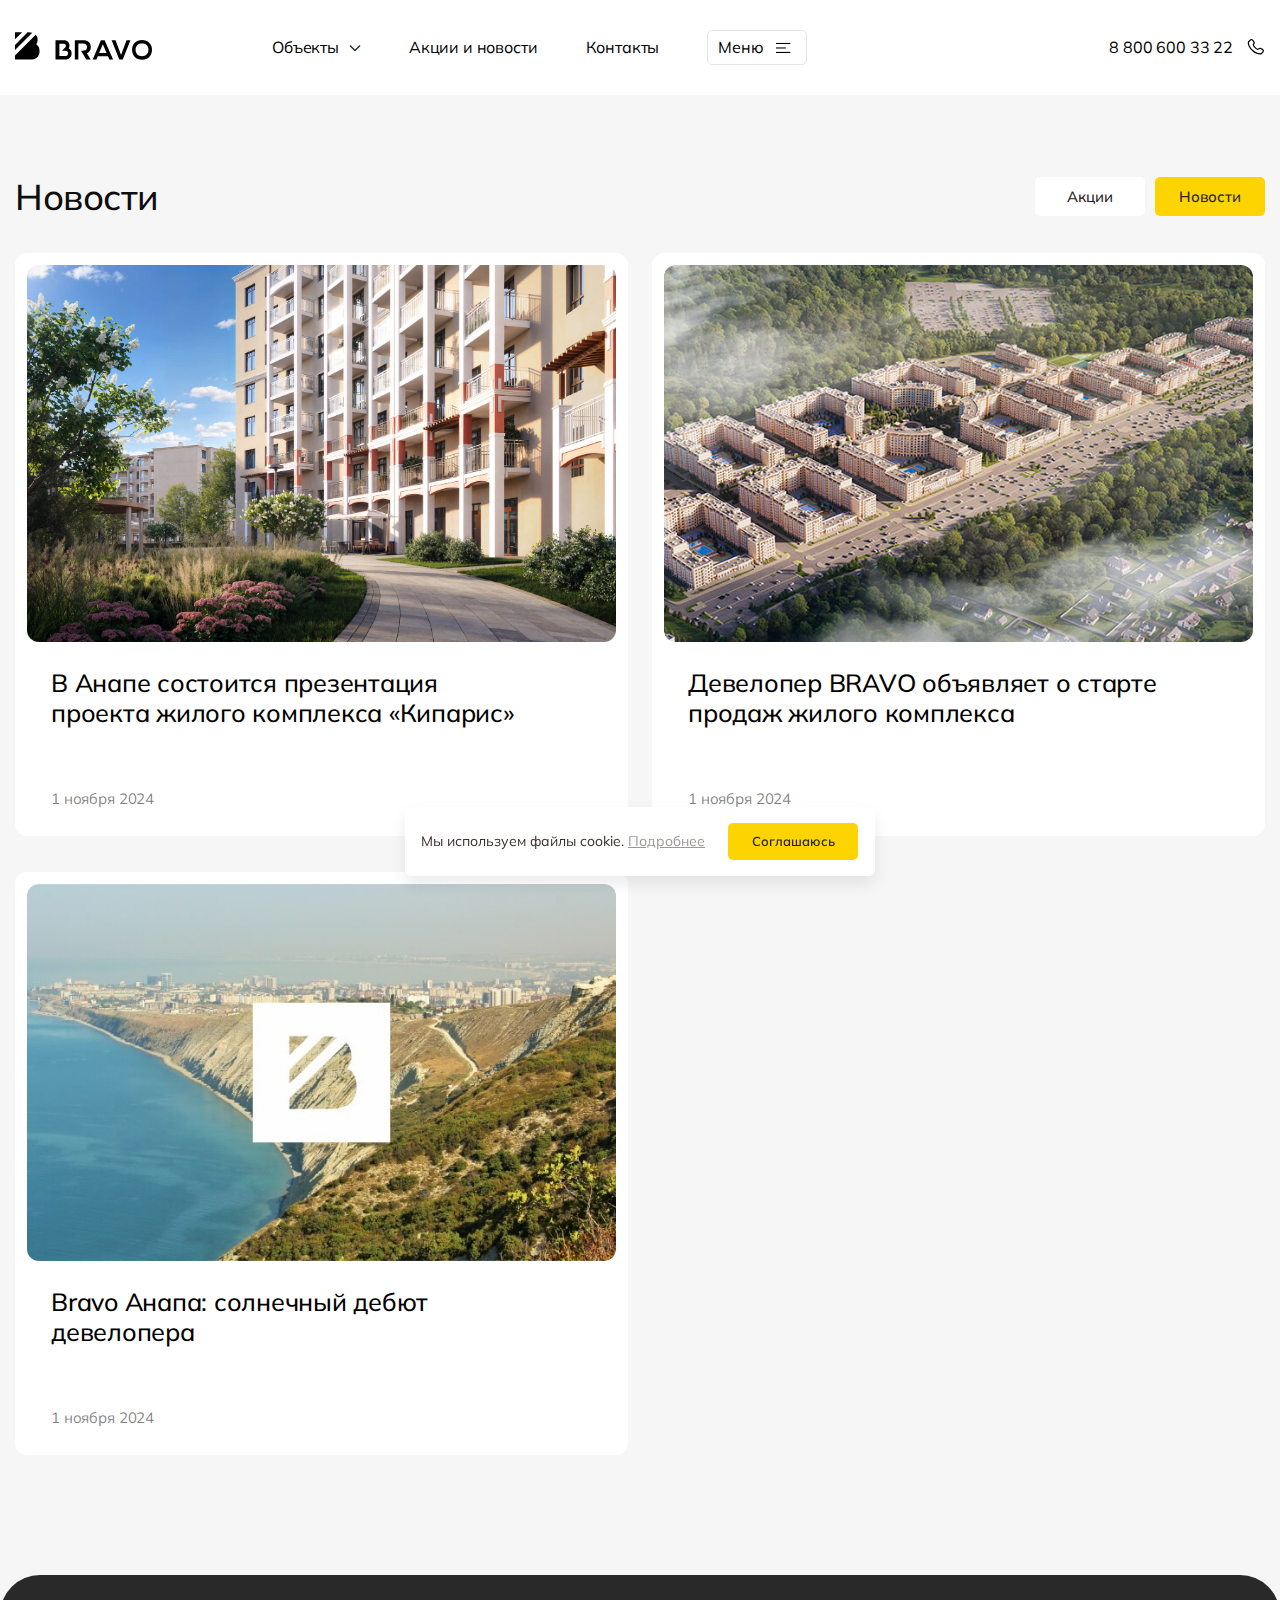
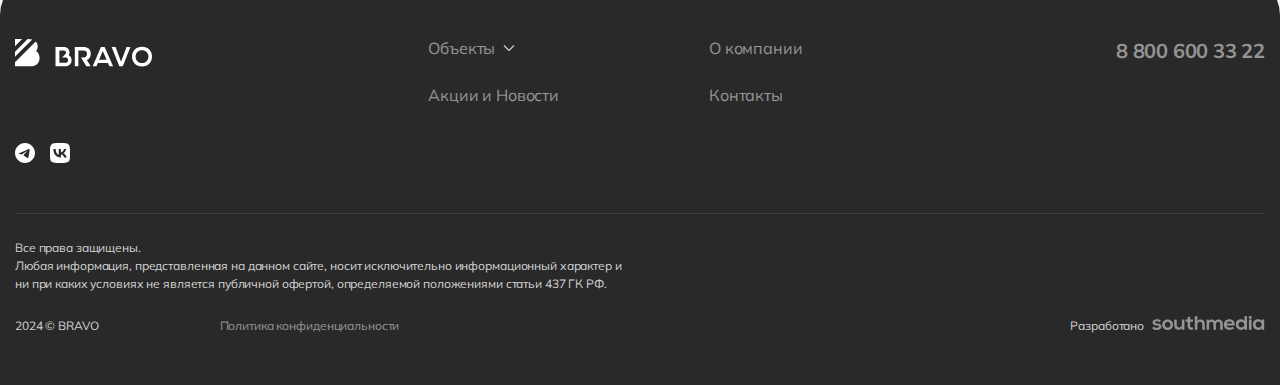
<file: news.html>
<!DOCTYPE html>
<html lang="ru">

<head>
  <meta charset="UTF-8">
  <meta name="viewport" content="width=device-width, initial-scale=1.0">
  <title>Новости</title>
  <!--<link rel="stylesheet" href="css/style.min.css">-->
  <link rel="stylesheet" href="css/style.css">
</head>

<body class="seryy">

  <div class="preloader" id="preloader">
    <div class="preloader__content">
      <svg width="374" height="73" viewBox="0 0 374 73" fill="none" xmlns="http://www.w3.org/2000/svg">
        <defs>
          <linearGradient id="gradient" x1="0%" y1="100%" x2="0%" y2="0%">
            <stop offset="0%" stop-color="#131313">
              <animate attributeName="offset" values="0; 1" dur="2s" repeatCount="indefinite" />
            </stop>
            <stop offset="0%" stop-color="#E4E4E4">
              <animate attributeName="offset" values="0; 1" dur="2s" repeatCount="indefinite" />
            </stop>
          </linearGradient>
        </defs>

        <path
          d="M198.002 48.1809L183.376 15.9075L169.136 48.1809H198.002ZM175.975 0.953125H190.514L223.231 71.9976H208.82L203.409 60.0424H163.894L158.658 71.9976H144.203L175.971 0.953125H175.975Z"
          fill="url(#gradient)" />
        <path
          d="M217.551 0.953125H232.743L253.989 55.1362L275.242 0.953125H290.43L260.787 72.001H247.198L217.551 0.953125Z"
          fill="url(#gradient)" />
        <path
          d="M310.34 36.2746C310.34 39.9395 310.968 43.2439 312.22 46.1841C313.476 49.1244 315.221 51.6312 317.46 53.7081C319.694 55.785 322.334 57.3834 325.379 58.5033C328.424 59.6232 331.735 60.1849 335.31 60.1849C338.884 60.1849 342.199 59.6232 345.241 58.5033C348.286 57.3799 350.918 55.7815 353.138 53.7081C355.362 51.6312 357.107 49.1244 358.377 46.1841C359.644 43.2439 360.283 39.943 360.283 36.2746C360.283 32.6063 359.648 29.3193 358.377 26.4102C357.107 23.5012 355.362 21.0394 353.138 19.0249C350.918 17.0105 348.286 15.471 345.241 14.41C342.199 13.3525 338.888 12.8185 335.31 12.8185C331.732 12.8185 328.424 13.349 325.379 14.41C322.334 15.471 319.694 17.007 317.46 19.0249C315.225 21.0394 313.476 23.5012 312.22 26.4102C310.968 29.3193 310.34 32.6063 310.34 36.2746ZM296.619 36.2746C296.619 30.9108 297.557 26.0011 299.434 21.5456C301.307 17.0902 303.943 13.2658 307.331 10.0655C310.72 6.86867 314.791 4.39304 319.537 2.63513C324.283 0.87722 329.541 0 335.31 0C341.079 0 346.303 0.87722 351.064 2.63513C355.825 4.39304 359.9 6.86867 363.292 10.0655C366.68 13.2658 369.312 17.0902 371.189 21.5456C373.062 26.0011 374 30.9108 374 36.2746C374 41.6385 373.062 46.614 371.189 51.1146C369.312 55.6151 366.68 59.488 363.292 62.7265C359.9 65.9718 355.825 68.4925 351.064 70.2955C346.303 72.0985 341.053 73 335.31 73C329.567 73 324.283 72.0985 319.537 70.2955C314.791 68.4925 310.72 65.9718 307.331 62.7265C303.943 59.4846 301.307 55.6151 299.434 51.1146C297.557 46.614 296.619 41.6662 296.619 36.2746Z"
          fill="url(#gradient)" />
        <path
          d="M128.238 45.3862C130.144 43.826 131.721 42.0438 132.977 40.0466C134.229 38.046 135.16 35.8547 135.766 33.4796C136.372 31.0976 136.675 28.5942 136.675 25.9556C136.675 22.048 136.066 18.5461 134.839 15.4567C133.612 12.3639 131.743 9.74267 129.234 7.59296C126.722 5.43978 123.564 3.79629 119.753 2.65902C115.944 1.52176 111.443 0.953125 106.251 0.953125H74.9316V72.0011H88.6525V13.5012H106.598C111.819 13.5012 115.729 14.583 118.329 16.75C120.924 18.9171 122.221 21.9856 122.221 25.9522C122.221 27.984 121.899 29.8251 121.246 31.4755C120.6 33.126 119.617 34.5302 118.303 35.6813C116.989 36.8325 115.36 37.727 113.414 38.365C111.465 39.003 109.194 39.322 106.598 39.322H98.7003L106.729 51.8215L119.453 72.0045H136.245L121.531 49.2765C124.101 48.2467 126.335 46.95 128.238 45.3897"
          fill="url(#gradient)" />
        <path
          d="M51.0679 31.1496C51.0679 31.1496 51.3308 30.7647 51.7032 30.0817C52.8971 27.9979 53.6419 26.0666 53.9267 23.8094C54.6314 20.0162 54.394 15.1551 51.1007 10.2211C49.9506 8.32455 48.4756 6.64639 46.6647 5.25948C46.6537 5.24908 46.6427 5.23868 46.6281 5.22827C43.1231 2.56541 38.3876 0.97393 32.44 0.97393L0.116827 0.953125H0V72.1085H40.0197C52.3786 72.112 62.0248 62.5111 62.4338 50.7224C62.6893 43.3891 60.3526 35.352 51.0642 31.1496H51.0679ZM40.0197 59.2033H15.079V13.8861H32.4436C36.8688 13.8861 40.4687 17.3048 40.4687 21.5071V21.7082C40.4687 24.0105 39.4793 25.602 37.6793 27.4708L25.2875 39.4225H40.0197C45.3758 39.4225 48.8407 44.0756 48.8407 49.228C48.8407 54.3804 45.5438 59.2033 40.0197 59.2033Z"
          fill="url(#gradient)" />
      </svg>
    </div>
  </div>

  <header class="header" id="header">
    <div class="container">
      <div class="header-mobile">
        <a href="/" class="header-mobile__logo">
          <img src="./img/header/header-logo-mobile.svg" alt="logo">
        </a>
        <button class="header-mobile__btn" id="header-mobile-menu-open">
          <svg width="29" height="15" viewBox="0 0 8 15" fill="none" xmlns="http://www.w3.org/2000/svg">
            <line y1="1.20703" x2="20" y2="1.20703" stroke="black" stroke-width="1.5" />
            <line y1="7.45703" x2="13.75" y2="7.45703" stroke="black" stroke-width="1.5" />
            <line y1="13.707" x2="20" y2="13.707" stroke="black" stroke-width="1.5" />
          </svg>
        </button>
      </div>
      <div class="header__content" id="header-content">
        <div class="header__content-mobile">
          <a href="/" class="header__content-mobile__logo">
            <img src="./img/header/header-logo-mobile.svg" alt="logo">
          </a>
          <button class="header__content-mobile__btn" id="header-mobile-menu-close">
            <svg width="17" height="16" viewBox="0 0 17 16" fill="none" xmlns="http://www.w3.org/2000/svg">
              <line x1="1.32709" y1="15.3994" x2="15.4692" y2="1.25722" stroke="black" stroke-width="1.5" />
              <line x1="1.45904" y1="1.32807" x2="15.6012" y2="15.4702" stroke="black" stroke-width="1.5" />
            </svg>
          </button>
        </div>
        <a href="/" class="header__content-logo">
          <img src="./img/header/header-logo.svg" alt="logo">
        </a>
        <nav class="header__content-nav">
          <ul class="header__content-nav__list">
            <li class="header__content-nav__list-item object">
              <button id="object-btn">
                Объекты
                <svg width="12" height="8" viewBox="0 0 12 8" fill="none" xmlns="http://www.w3.org/2000/svg">
                  <path d="M1 1.5L6 6.5L11 1.5" stroke="#282E36" stroke-width="1.5" stroke-linejoin="bevel" />
                </svg>
              </button>
              <ul class="object-list" id="object-list">
                <li class="object-list__item">
                  <a href="#"> ЖК «Кипарис»</a>
                </li>
              </ul>
            </li>
            <li class="header__content-nav__list-item">
              <a href="/stocks.html">
                Акции и новости
              </a>
            </li>
            <li class="header__content-nav__list-item">
              <a href="/contacts.html">
                Контакты
              </a>
            </li>
            <li class="header__content-nav__list-item menu">
              <button class="btn-global" id="header-menu-btn">
                Меню
                <svg width="23" height="12" viewBox="0 0 23 12" fill="none" xmlns="http://www.w3.org/2000/svg">
                  <line y1="0.966406" x2="16" y2="0.966406" stroke="black" stroke-width="1.2" />
                  <line y1="5.96641" x2="11" y2="5.96641" stroke="black" stroke-width="1.2" />
                  <line y1="10.9664" x2="16" y2="10.9664" stroke="black" stroke-width="1.2" />
                </svg>
              </button>
            </li>
            <li class="header__content-nav__list-item mobile">
              <a href="#">
                О застройщике
              </a>
            </li>
          </ul>
        </nav>
        <div class="header__content-tel">
          <a href="tel:+78006003322">
            8 800 600 33 22
            <svg width="20" height="20" viewBox="0 0 20 20" fill="none" xmlns="http://www.w3.org/2000/svg">
              <path
                d="M13.8573 11.5757L14.2373 11.1982L13.3548 10.3116L12.9765 10.6891L13.8573 11.5757ZM15.5115 11.0399L17.104 11.9057L17.6998 10.8074L16.1082 9.94238L15.5115 11.0399ZM17.4098 13.6257L16.2265 14.8032L17.1073 15.6891L18.2907 14.5124L17.4098 13.6257ZM15.5048 15.1816C14.2965 15.2949 11.1715 15.1941 7.78649 11.8291L6.90482 12.7149C10.5982 16.3874 14.114 16.5674 15.6215 16.4266L15.5048 15.1816ZM7.78649 11.8291C4.56065 8.62072 4.02565 5.92322 3.95899 4.75239L2.71065 4.82322C2.79399 6.29655 3.45649 9.28655 6.90482 12.7149L7.78649 11.8291ZM8.93232 6.67905L9.17149 6.44072L8.29149 5.55488L8.05232 5.79239L8.93232 6.67905ZM9.36149 3.41155L8.31149 2.00822L7.31065 2.75822L8.36065 4.16072L9.36149 3.41155ZM4.77732 1.70239L3.46899 3.00239L4.35065 3.88905L5.65815 2.58905L4.77732 1.70239ZM8.49232 6.23572C8.05065 5.79239 8.05065 5.79239 8.05065 5.79405H8.04899L8.04649 5.79738C8.00688 5.83731 7.97143 5.88115 7.94065 5.92822C7.89565 5.99488 7.84649 6.08239 7.80482 6.19322C7.70338 6.47932 7.67811 6.78689 7.73149 7.08572C7.84315 7.80655 8.33982 8.75905 9.61149 10.0241L10.4932 9.13739C9.30232 7.95405 9.01899 7.23405 8.96649 6.89405C8.94149 6.73238 8.96732 6.65239 8.97482 6.63405C8.97982 6.62294 8.97982 6.62127 8.97482 6.62905C8.96739 6.64055 8.95903 6.65142 8.94982 6.66155L8.94149 6.66988L8.93315 6.67738L8.49232 6.23572ZM9.61149 10.0241C10.884 11.2891 11.8415 11.7824 12.5632 11.8924C12.9323 11.9491 13.2298 11.9041 13.4557 11.8199C13.5822 11.7736 13.7003 11.7072 13.8057 11.6232L13.8473 11.5857L13.8532 11.5807L13.8557 11.5782L13.8565 11.5766C13.8565 11.5766 13.8573 11.5757 13.4165 11.1324C12.9748 10.6891 12.9773 10.6882 12.9773 10.6882L12.979 10.6866L12.9807 10.6849L12.9857 10.6807L12.994 10.6724L13.0257 10.6474C13.0334 10.6424 13.0315 10.6429 13.0198 10.6491C12.999 10.6566 12.9173 10.6824 12.7532 10.6574C12.4082 10.6041 11.6832 10.3207 10.4932 9.13739L9.61149 10.0241ZM8.31149 2.00739C7.46149 0.874052 5.79149 0.694052 4.77732 1.70239L5.65815 2.58905C6.10149 2.14822 6.88815 2.19405 7.31065 2.75822L8.31149 2.00739ZM3.95982 4.75322C3.94315 4.46489 4.07565 4.16322 4.35065 3.88989L3.46815 3.00322C3.02065 3.44822 2.66815 4.07822 2.71065 4.82322L3.95982 4.75322ZM16.2265 14.8032C15.9982 15.0316 15.7515 15.1599 15.5057 15.1824L15.6215 16.4266C16.234 16.3691 16.7348 16.0607 17.1082 15.6899L16.2265 14.8032ZM9.17149 6.44072C9.99232 5.62489 10.0532 4.33572 9.36232 3.41238L8.36149 4.16155C8.69732 4.61072 8.64732 5.19988 8.29065 5.55572L9.17149 6.44072ZM17.1048 11.9066C17.7857 12.2766 17.8915 13.1482 17.4107 13.6266L18.2923 14.5124C19.409 13.4016 19.0648 11.5491 17.7007 10.8082L17.1048 11.9066ZM14.2373 11.1991C14.5573 10.8807 15.0723 10.8024 15.5123 11.0407L16.109 9.94322C15.2057 9.45155 14.0857 9.58739 13.3557 10.3124L14.2373 11.1991Z"
                fill="black" />
            </svg>
          </a>
        </div>
      </div>
    </div>

    <div class="header-menu" id="header-menu">
      <div class="container">
        <div class="header-menu__content" id="header-menu-content">
          <ul class="header-menu__content-list">
            <li class="header-menu__content-list__item">
              <h3>
                Компания
              </h3>
            </li>
            <li class="header-menu__content-list__item">
              <a href="/about.html">
                О застройщике
              </a>
            </li>
            <li class="header-menu__content-list__item">
              <a href="/contacts.html">
                Контакты
              </a>
            </li>
          </ul>
          <ul class="header-menu__content-list">
            <li class="header-menu__content-list__item">
              <h3>
                События
              </h3>
            </li>
            <li class="header-menu__content-list__item">
              <a href="/stocks.html">
                Акции
              </a>
            </li>
            <li class="header-menu__content-list__item">
              <a href="/news.html">
                Новости
              </a>
            </li>
          </ul>
        </div>
      </div>
    </div>
  </header>

  <main>

    <section class="stocksAndNews-hero">
      <div class="container">
        <div class="stocksAndNews-hero__content">
          <div class="stocksAndNews-hero__content-top">
            <h2 class="section-title">
              Новости
            </h2>
            <div class="stocksAndNews-hero__content-top__btns">
              <a href="./stocks.html" class="btn-global">Акции</a>
              <a href="#" class="btn-global active">Новости</a>
            </div>
          </div>
          <ul class="stocksAndNews-hero__content-list">
            <li class="stocksAndNews-hero__content-list__item">
              <a href="/news/v-anape-sostoitsya-prezentacziya-proekta-zhilogo-kompleksa-kiparis.html"
                class="stocksAndNews-hero__content-list__item-link"></a>
              <div class="stocksAndNews-hero__content-list__item-img">
                <img src="./img/stocksAndNews/news/news-img2.jpg" alt="img">
              </div>
              <article class="stocksAndNews-hero__content-list__item-article">
                <h3>
                  В Анапе состоится презентация проекта жилого комплекса «Кипарис»
                </h3>
                <div class="stocksAndNews-hero__content-list__item-article__bottom">
                  <p>
                    1 ноября 2024
                  </p>
                </div>
              </article>
            </li>
            <li class="stocksAndNews-hero__content-list__item">
              <a href="/news/developer-bravo-obyavlyaet-o-starte-prodazh-zhilogo-kompleksa.html"
                class="stocksAndNews-hero__content-list__item-link"></a>
              <div class="stocksAndNews-hero__content-list__item-img">
                <img src="./img/stocksAndNews/news/news-img3.jpg" alt="img">
              </div>
              <article class="stocksAndNews-hero__content-list__item-article">
                <h3>
                  Девелопер BRAVO объявляет о старте продаж жилого комплекса
                </h3>
                <div class="stocksAndNews-hero__content-list__item-article__bottom">
                  <p>
                    1 ноября 2024
                  </p>
                </div>
              </article>
            </li>
            <li class="stocksAndNews-hero__content-list__item">
              <a href="/news/bravo-anapa-solnechnyj-debyut-developera.html"
                class="stocksAndNews-hero__content-list__item-link"></a>
              <div class="stocksAndNews-hero__content-list__item-img">
                <img src="./img/stocksAndNews/news/news-img1.jpg" alt="img">
              </div>
              <article class="stocksAndNews-hero__content-list__item-article">
                <h3>
                  Bravo Анапа: солнечный дебют девелопера
                </h3>
                <div class="stocksAndNews-hero__content-list__item-article__bottom">
                  <p>
                    1 ноября 2024
                  </p>
                </div>
              </article>
            </li>
          </ul>
        </div>
      </div>
    </section>

  </main>

  <footer class="footer">
    <div class="container">
      <div class="footer__content">
        <div class="footer__content-top">
          <div class="footer__content-top__links">
            <a href="/" class="footer__content-top__links-logo">
              <img src="./img/footer/footer-logo.svg" alt="img">
            </a>
          </div>
          <nav class="footer__content-top__nav">
            <ul class="footer__content-top__nav-list">
              <li class="footer__content-top__nav-list__item object">
                <button class="footer-object-btn" id="footer-object-btn">
                  Объекты
                  <svg width="12" height="8" viewBox="0 0 12 8" fill="none" xmlns="http://www.w3.org/2000/svg">
                    <path d="M1 1.5L6 6.5L11 1.5" stroke="white" stroke-width="1.5" stroke-linejoin="bevel" />
                  </svg>
                </button>
                <ul class="object-list" id="footer-object-list">
                  <li class="object-list__item">
                    <a href="#"> ЖК «Кипарис» </a>
                  </li>

                </ul>
              </li>
              <li class="footer__content-top__nav-list__item">
                <a href="/stocks.html">
                  Акции и Новости
                </a>
              </li>
              <li class="footer__content-top__nav-list__item">
                <a href="/about.html">
                  О компании
                </a>
              </li>
              <li class="footer__content-top__nav-list__item">
                <a href="/contacts.html">
                  Контакты
                </a>
              </li>
            </ul>
          </nav>
          <a href="tel:+78006003322" class="footer__content-top__tel">8 800 600 33 22 </a>
        </div>
        <ul class="footer__content-social">
          <li class="footer__content-social__item">
            <a target="_blanc" href="https://t.me/bravodeveloper">
              <svg width="20" height="20" viewBox="0 0 20 20" fill="none" xmlns="http://www.w3.org/2000/svg">
                <g clip-path="url(#clip0_0_505)">
                  <path
                    d="M10 0C4.48 0 0 4.48 0 10C0 15.52 4.48 20 10 20C15.52 20 20 15.52 20 10C20 4.48 15.52 0 10 0ZM14.64 6.8C14.49 8.38 13.84 12.22 13.51 13.99C13.37 14.74 13.09 14.99 12.83 15.02C12.25 15.07 11.81 14.64 11.25 14.27C10.37 13.69 9.87 13.33 9.02 12.77C8.03 12.12 8.67 11.76 9.24 11.18C9.39 11.03 11.95 8.7 12 8.49C12.0069 8.45819 12.006 8.42517 11.9973 8.3938C11.9886 8.36244 11.9724 8.33367 11.95 8.31C11.89 8.26 11.81 8.28 11.74 8.29C11.65 8.31 10.25 9.24 7.52 11.08C7.12 11.35 6.76 11.49 6.44 11.48C6.08 11.47 5.4 11.28 4.89 11.11C4.26 10.91 3.77 10.8 3.81 10.45C3.83 10.27 4.08 10.09 4.55 9.9C7.47 8.63 9.41 7.79 10.38 7.39C13.16 6.23 13.73 6.03 14.11 6.03C14.19 6.03 14.38 6.05 14.5 6.15C14.6 6.23 14.63 6.34 14.64 6.42C14.63 6.48 14.65 6.66 14.64 6.8Z"
                    fill="white" />
                </g>
                <defs>
                </defs>
              </svg>
            </a>
          </li>
          <li class="footer__content-social__item">
            <a target="_blanc" href="https://vk.com/club227636382">
              <svg width="20" height="20" viewBox="0 0 20 20" fill="none" xmlns="http://www.w3.org/2000/svg">
                <g clip-path="url(#clip0_0_507)">
                  <path
                    d="M1.4058 1.4058C0 2.8117 0 5.07464 0 9.6V10.4C0 14.9254 0 17.1883 1.4058 18.5942C2.8117 20 5.07464 20 9.6 20H10.4C14.9254 20 17.1883 20 18.5942 18.5942C20 17.1883 20 14.9254 20 10.4V9.6C20 5.0746 20 2.81165 18.5942 1.4058C17.1883 8.51495e-08 14.9254 0 10.4 0H9.6C5.0746 0 2.81165 8.51495e-08 1.4058 1.4058ZM3.375 6.08339H5.65835C5.73335 9.90005 7.41665 11.5167 8.75 11.85V6.08335H10.9V9.375C12.2167 9.23335 13.6 7.73335 14.0667 6.08335H16.2167C16.0408 6.93907 15.6902 7.74929 15.1869 8.46336C14.6836 9.17743 14.0384 9.77998 13.2917 10.2333C14.1255 10.6473 14.8619 11.2335 15.4523 11.9532C16.0427 12.6729 16.4737 13.5097 16.7167 14.4083H14.35C14.1319 13.6278 13.6882 12.929 13.0744 12.3997C12.4606 11.8704 11.7042 11.5342 10.9 11.4333V14.4083H10.6417C6.08335 14.4083 3.48335 11.2833 3.375 6.08335"
                    fill="white" />
                </g>
              </svg>
            </a>
          </li>
        </ul>
        <div class="footer__content-bottom">
          <div class="footer__content-bottom__left">
            <p>
              Все права защищены. <br>
              Любая информация, представленная на данном сайте, носит исключительно информационный характер и ни при
              каких условиях не является публичной офертой, определяемой положениями статьи 437 ГК РФ.
            </p>
            <div class="footer__content-bottom__left-links">
              <p>
                2024 © BRAVO
              </p>
              <a href="#">
                Политика конфиденциальности
              </a>
            </div>
          </div>
          <p>
            Разработано
            <svg width="113" height="14" viewBox="0 0 113 14" fill="none" xmlns="http://www.w3.org/2000/svg">
              <g opacity="0.5">
                <path
                  d="M7.52859 6.26832C6.79475 5.59367 5.95259 5.36878 4.96269 5.36878C3.74622 5.36878 3.07153 5.7372 3.07153 6.3688C3.07153 7.02432 3.68221 7.38798 5.00701 7.46931C6.96221 7.59373 9.43945 8.01955 9.43945 10.6943C9.43945 12.4694 7.94719 14.0006 4.98239 14.0006C3.34239 14.0006 1.70238 13.7374 0.19043 12.2063L1.45614 10.4311C2.18995 11.2254 3.87429 11.8187 5.0267 11.8379C5.99201 11.857 6.89818 11.3689 6.89818 10.6321C6.89818 9.93827 6.31211 9.65119 4.83957 9.56985C2.88437 9.42629 0.554874 8.73249 0.554874 6.44537C0.554874 4.11994 3.03211 3.30176 4.92823 3.30176C6.54851 3.30176 7.76498 3.60796 8.96173 4.62713L7.52859 6.26832Z"
                  fill="white" />
                <path
                  d="M21.0522 8.63664C21.0522 11.5362 19.0132 13.8856 15.6495 13.8856C12.2858 13.8856 10.2715 11.5362 10.2715 8.63664C10.2715 5.75618 12.3301 3.3877 15.6298 3.3877C18.9295 3.3877 21.0522 5.75618 21.0522 8.63664ZM12.8374 8.63664C12.8374 10.1678 13.783 11.5984 15.6544 11.5984C17.5259 11.5984 18.4715 10.1678 18.4715 8.63664C18.4715 7.12463 17.3782 5.6557 15.6544 5.6557C13.8027 5.6557 12.8374 7.12463 12.8374 8.63664Z"
                  fill="white" />
                <path
                  d="M24.7309 3.62609V8.86065C24.7309 10.3918 25.5928 11.5545 27.2328 11.5545C28.8089 11.5545 29.8824 10.2674 29.8824 8.73627V3.58301L32.4235 3.59259V13.679H30.1334L29.9662 12.3105C28.8925 13.3297 27.9074 13.8225 26.4546 13.8225C23.9774 13.8225 22.1699 12.0043 22.1699 8.8798V3.6165L24.7309 3.62609Z"
                  fill="white" />
                <path
                  d="M38.1208 0.682617L38.1614 3.61284H41.018V5.75642H38.1367V10.1058C38.1367 11.0676 38.6835 11.5365 39.4813 11.5365C39.4813 11.5365 40.1363 11.5413 40.7815 11.3068L41.2542 13.2973C41.2542 13.2973 40.0919 13.7566 39.3139 13.7805C37.0633 13.8619 35.5956 12.6178 35.5956 10.1058V5.75642H33.6602V3.61284H35.5956V0.904625L38.1208 0.682617Z"
                  fill="white" />
                <path
                  d="M45.3424 0V4.96186C46.2682 3.79913 47.4009 3.44985 48.578 3.44985C51.5183 3.44985 52.8233 5.38768 52.8233 8.34948V13.6558H50.2575V8.36863C50.2575 6.53127 49.2676 5.75614 47.9033 5.75614C46.3916 5.75614 45.3375 7.00017 45.3375 8.51218V13.6558H42.7715V0.263164L45.3424 0Z"
                  fill="white" />
                <path
                  d="M61.4711 13.7227V8.33022C61.4711 7.00482 60.7569 5.79906 59.3485 5.79906C57.9595 5.79906 57.142 7.00482 57.142 8.33022V13.7179H54.5762V3.6124L56.9499 3.63633L57.1371 4.86123C57.6838 3.84206 58.8804 3.47363 59.8703 3.47363C61.1116 3.47363 62.3476 3.96168 62.9388 5.35407C63.8646 3.92342 65.0614 3.51671 66.4057 3.51671C69.3459 3.51671 70.799 5.27273 70.799 8.29193V13.7227H68.2329V8.29193C68.2329 6.96656 67.6667 5.84211 66.2777 5.84211C64.8891 5.84211 63.8843 7.00482 63.8843 8.33501L64.0271 13.7227H61.4711Z"
                  fill="white" />
                <path
                  d="M74.5471 9.50727C74.7146 10.7513 75.8276 11.6509 77.635 11.6509C78.5806 11.6509 79.8218 11.3016 80.4078 10.713L82.0478 12.2872C80.9545 13.3877 79.1666 13.9189 77.5907 13.9189C74.0201 13.9189 71.8975 11.7753 71.8975 8.55029C71.8975 5.48804 74.0399 3.28223 77.4035 3.28223C80.8707 3.28223 83.0377 5.36362 82.6338 9.50727H74.5471ZM80.1762 7.44502C80.0087 6.13876 78.9599 5.48324 77.4873 5.48324C76.0984 5.48324 74.9656 6.13876 74.5866 7.44502H80.1762Z"
                  fill="white" />
                <path
                  d="M95.0483 0V13.6606H92.6548L92.4874 12.273C91.6895 13.4788 90.4091 13.8855 89.1481 13.8855C86.0997 13.8855 83.8096 11.9237 83.8096 8.61743C83.8096 5.14844 86.0602 3.34937 89.0843 3.34937C90.1775 3.34937 91.8768 3.92354 92.4874 4.96183V0.267949L95.0483 0ZM86.3656 8.61743C86.3656 10.3735 87.6707 11.5792 89.3058 11.5792C90.9261 11.5792 92.3102 10.4357 92.3102 8.61743C92.3102 6.86141 90.9212 5.67956 89.3058 5.67956C87.6707 5.67477 86.3656 6.79922 86.3656 8.61743Z"
                  fill="white" />
                <path
                  d="M99.7377 1.45436C99.7377 3.39221 96.7139 3.39221 96.7139 1.45436C96.709 -0.483485 99.7377 -0.483485 99.7377 1.45436ZM96.9406 3.53576V13.6508H99.5064V3.54532L96.9406 3.53576Z"
                  fill="white" />
                <path
                  d="M109.721 3.57942L112.193 3.59377V13.661H109.775L109.646 12.1921C109.056 13.3739 107.44 13.9481 106.283 13.9672C103.215 13.9864 100.944 12.149 100.944 8.61782C100.944 5.14883 103.318 3.33062 106.347 3.34976C107.736 3.34976 109.056 3.98134 109.646 4.98137L109.721 3.57942ZM103.515 8.61782C103.515 10.5365 104.879 11.6801 106.583 11.6801C110.617 11.6801 110.617 5.57468 106.583 5.57468C104.879 5.57468 103.515 6.6991 103.515 8.61782Z"
                  fill="white" />
              </g>
            </svg>
          </p>
        </div>
      </div>
    </div>
  </footer>

  <div class="cookie" data-js='cookie'>
    <div class="cookie__text" data-js='cookieText'>Мы используем файлы cookie, чтобы персонализировать сервисы и
      улучшить пользование сайтом.
      Cookie — небольшие файлы с информацией о предыдущих посещениях сайта. Если вы не хотите использовать файлы cookie,
      измените настройки браузера.</div>
    <div class="cookie__title">Мы используем файлы cookie. <button type="button" class="cookie__more"
        data-js='cookieMore'>Подробнее</button></div>
    <button class="cookie__accept" data-js='cookieBtn'>Соглашаюсь</button>
  </div>

  <script src="js/fetch.umd.min.js"></script>
  <script src="js/main.min.js"></script>

</body>

</html>
</file>
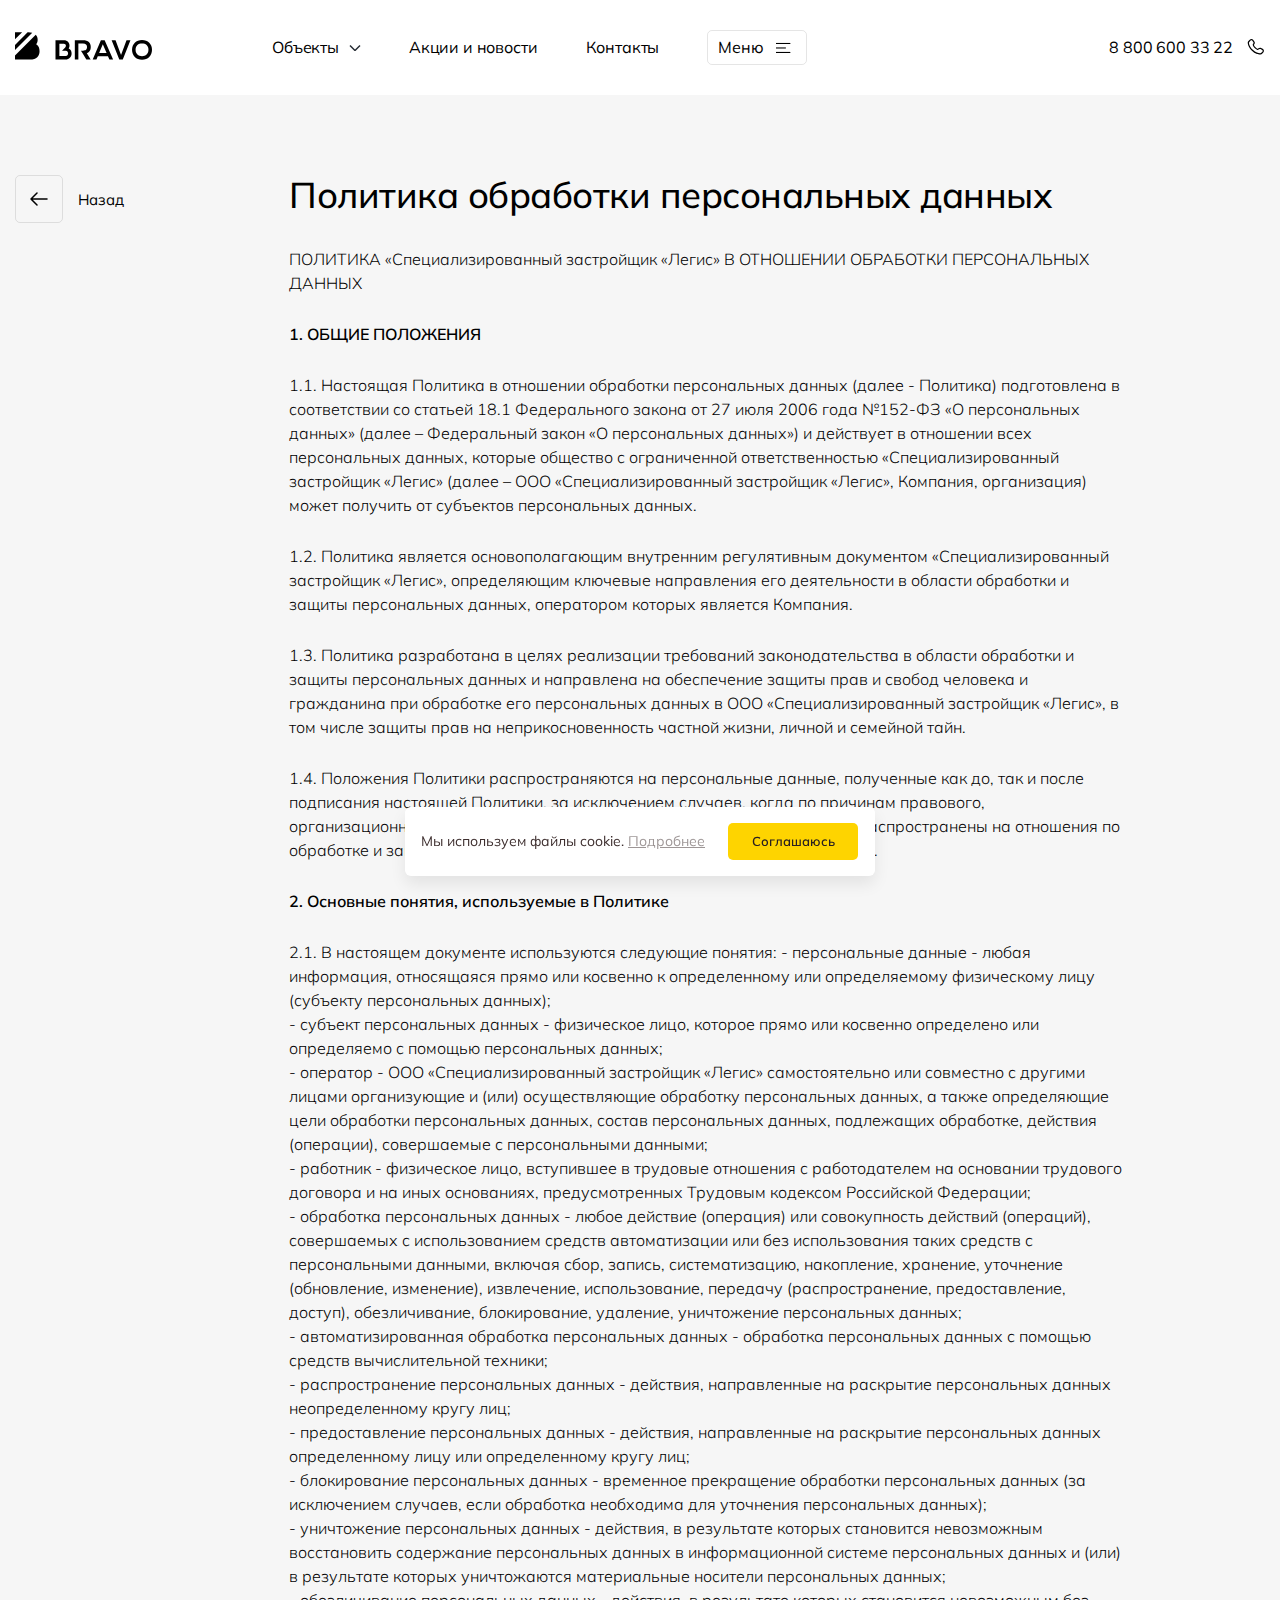
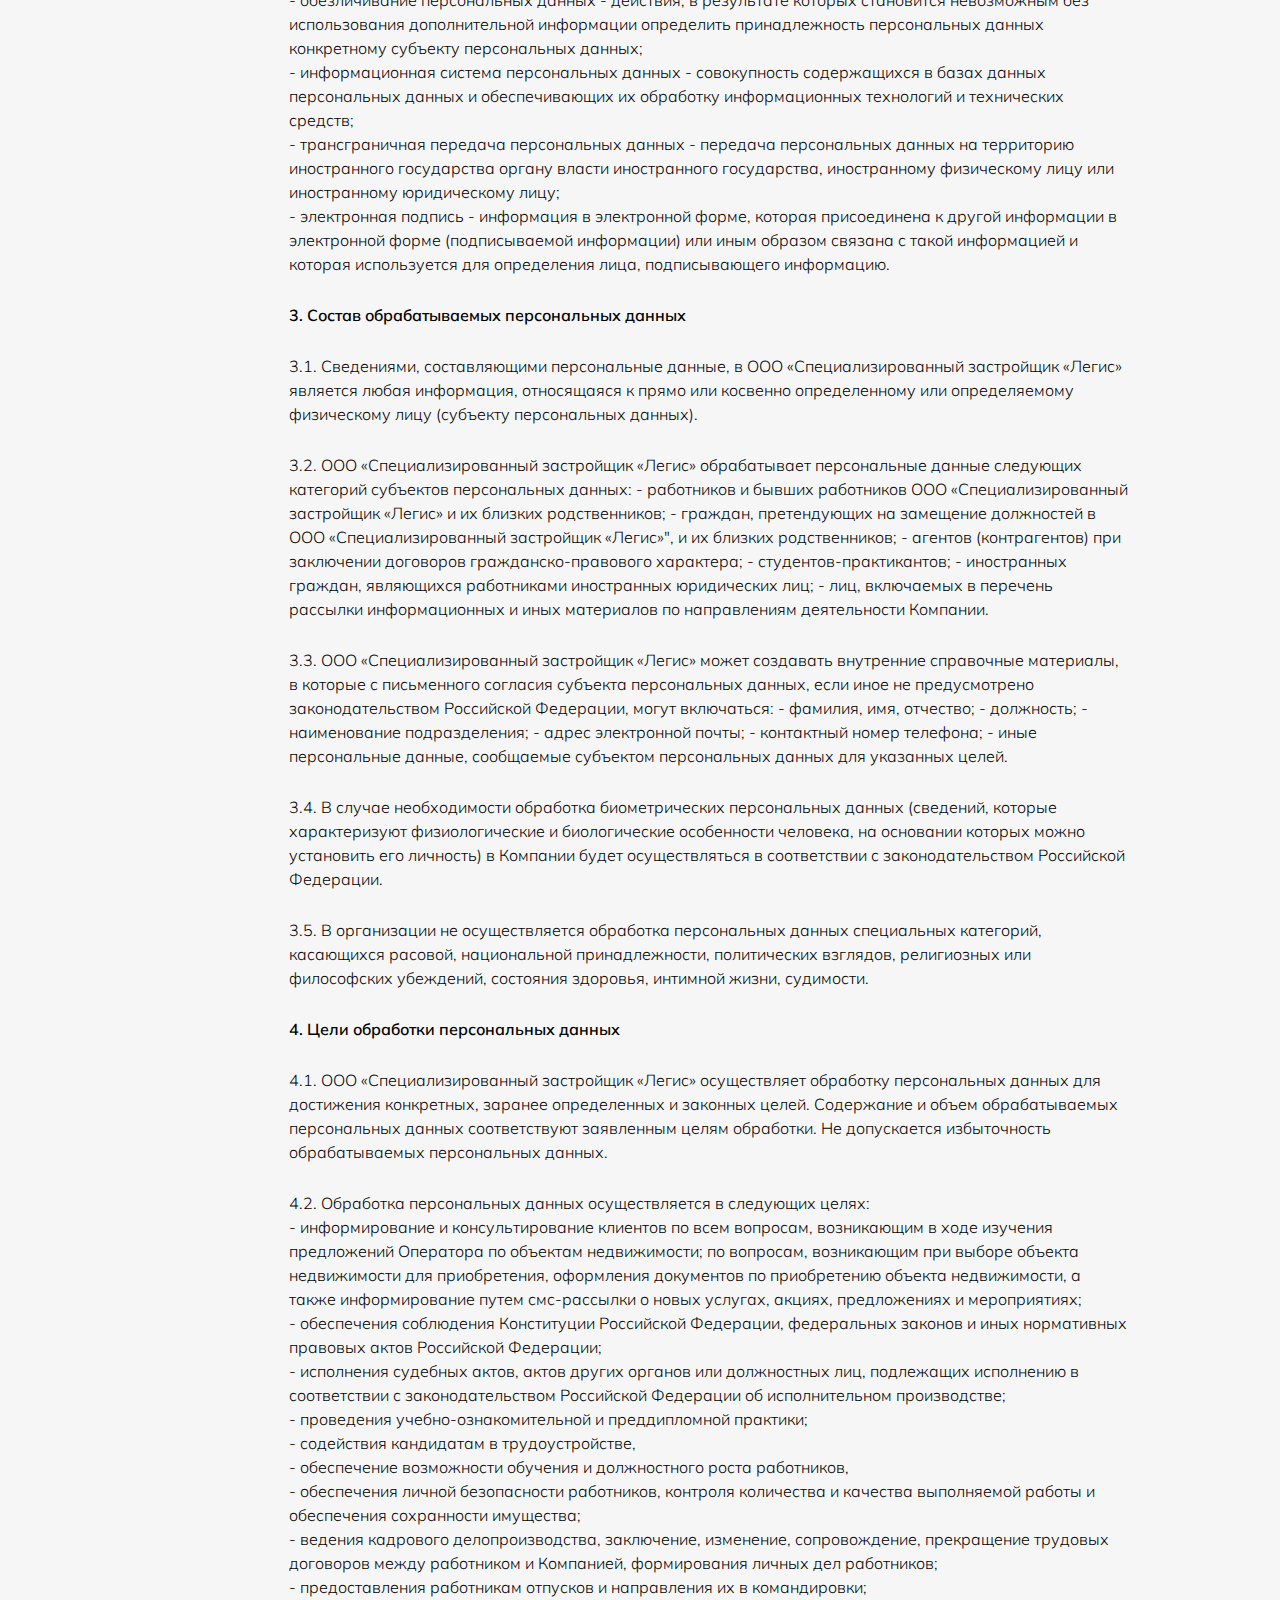
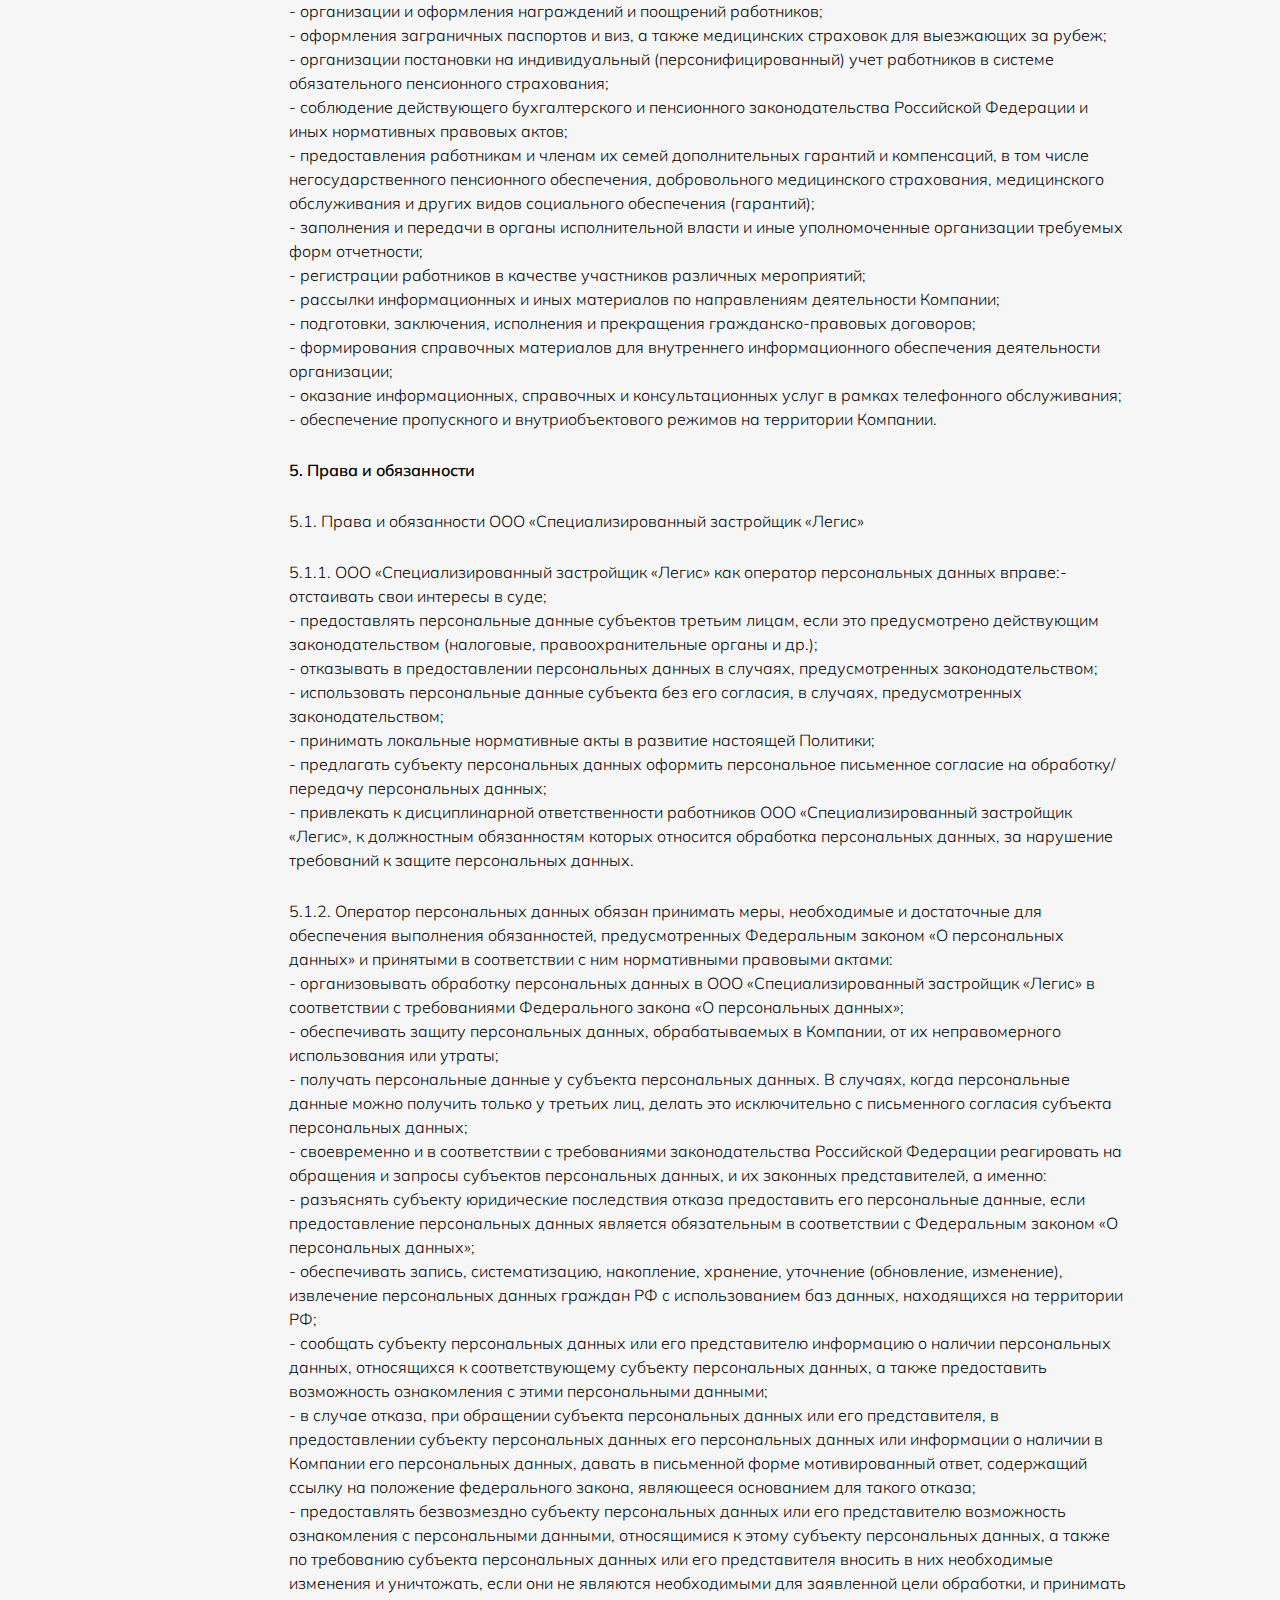
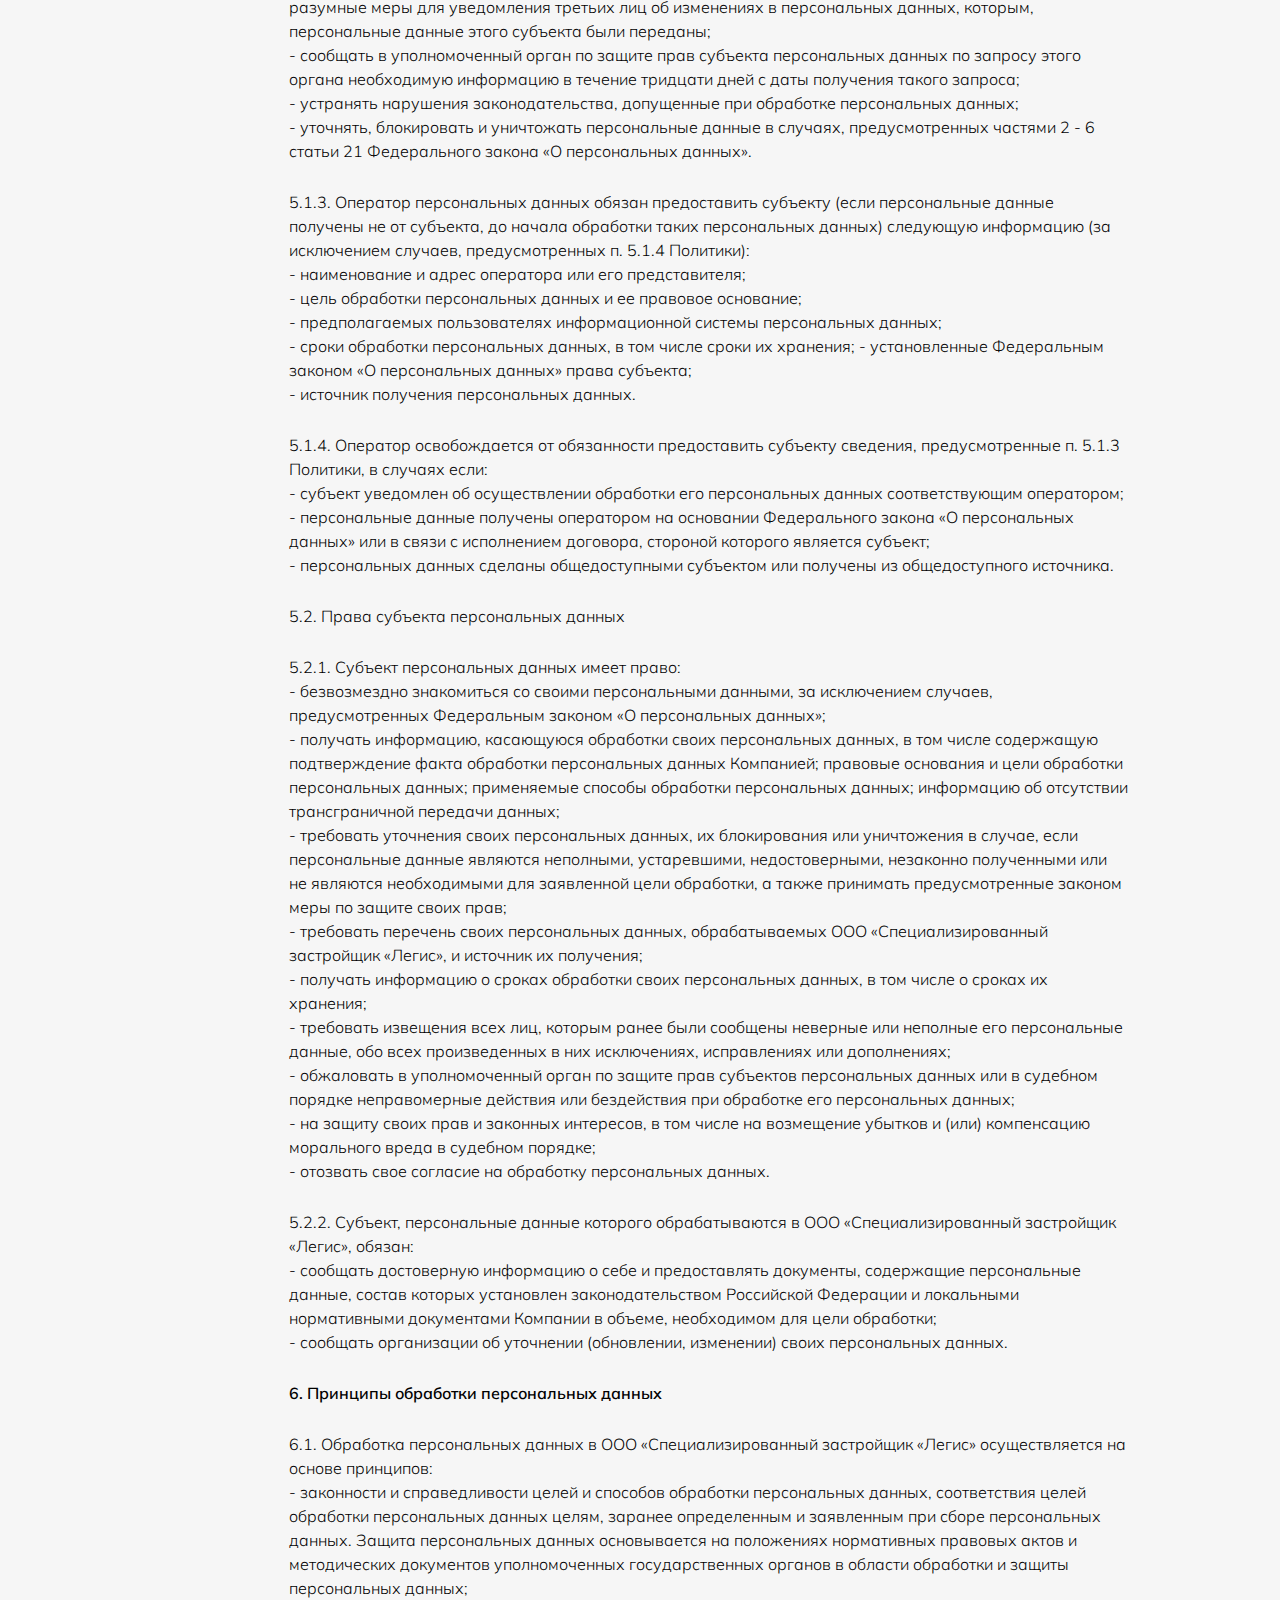
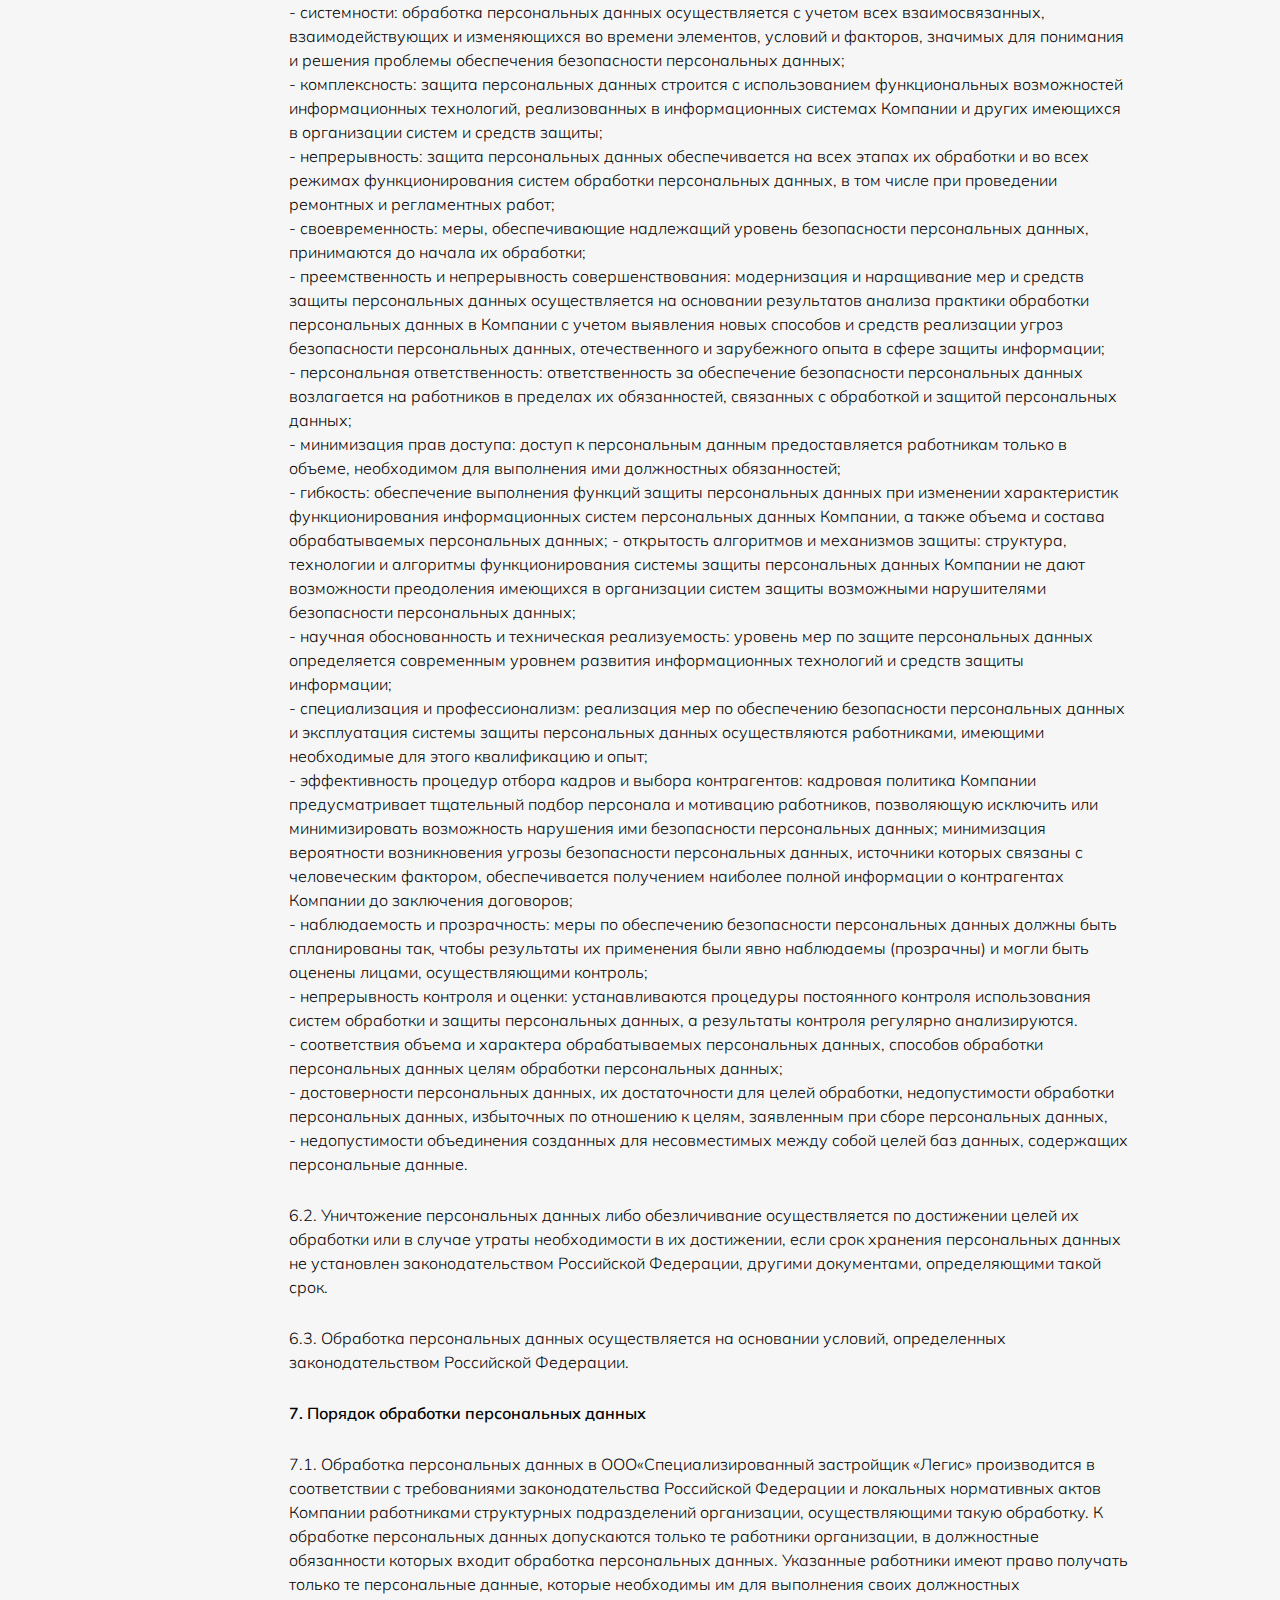
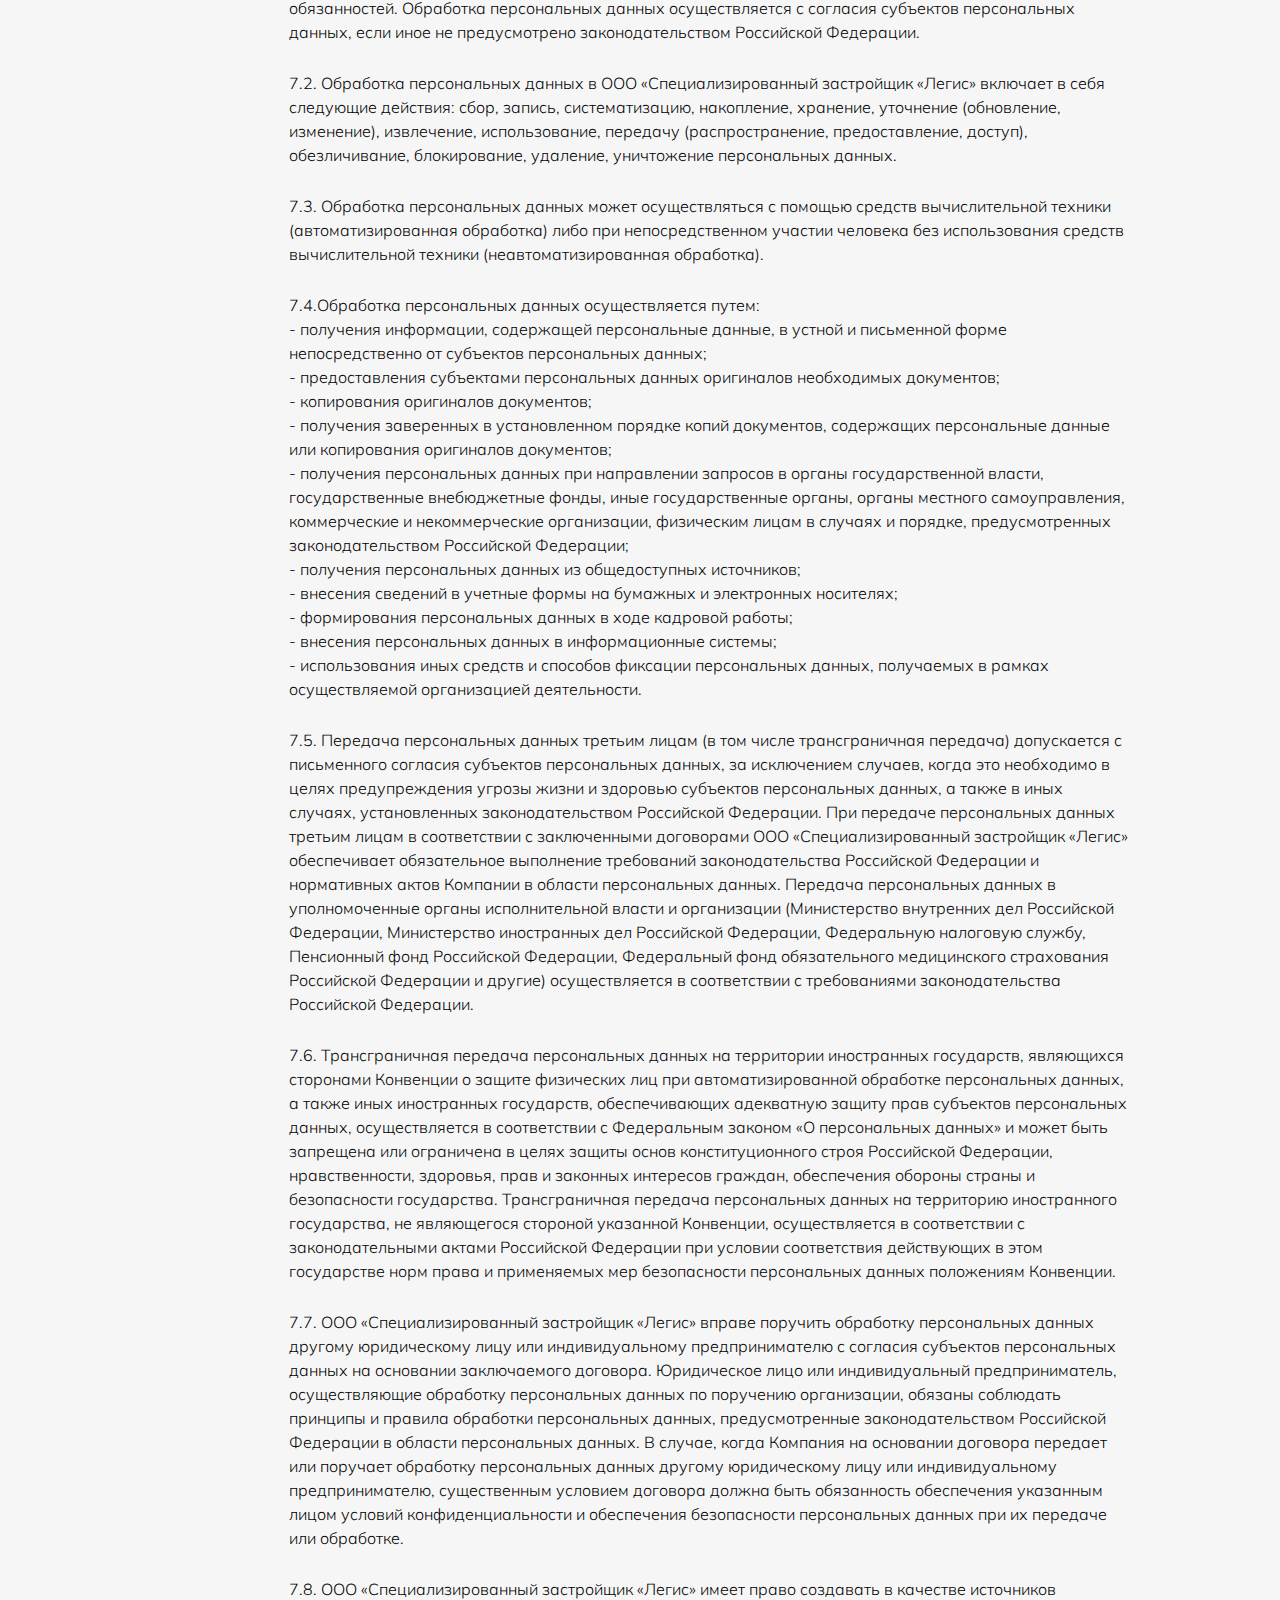
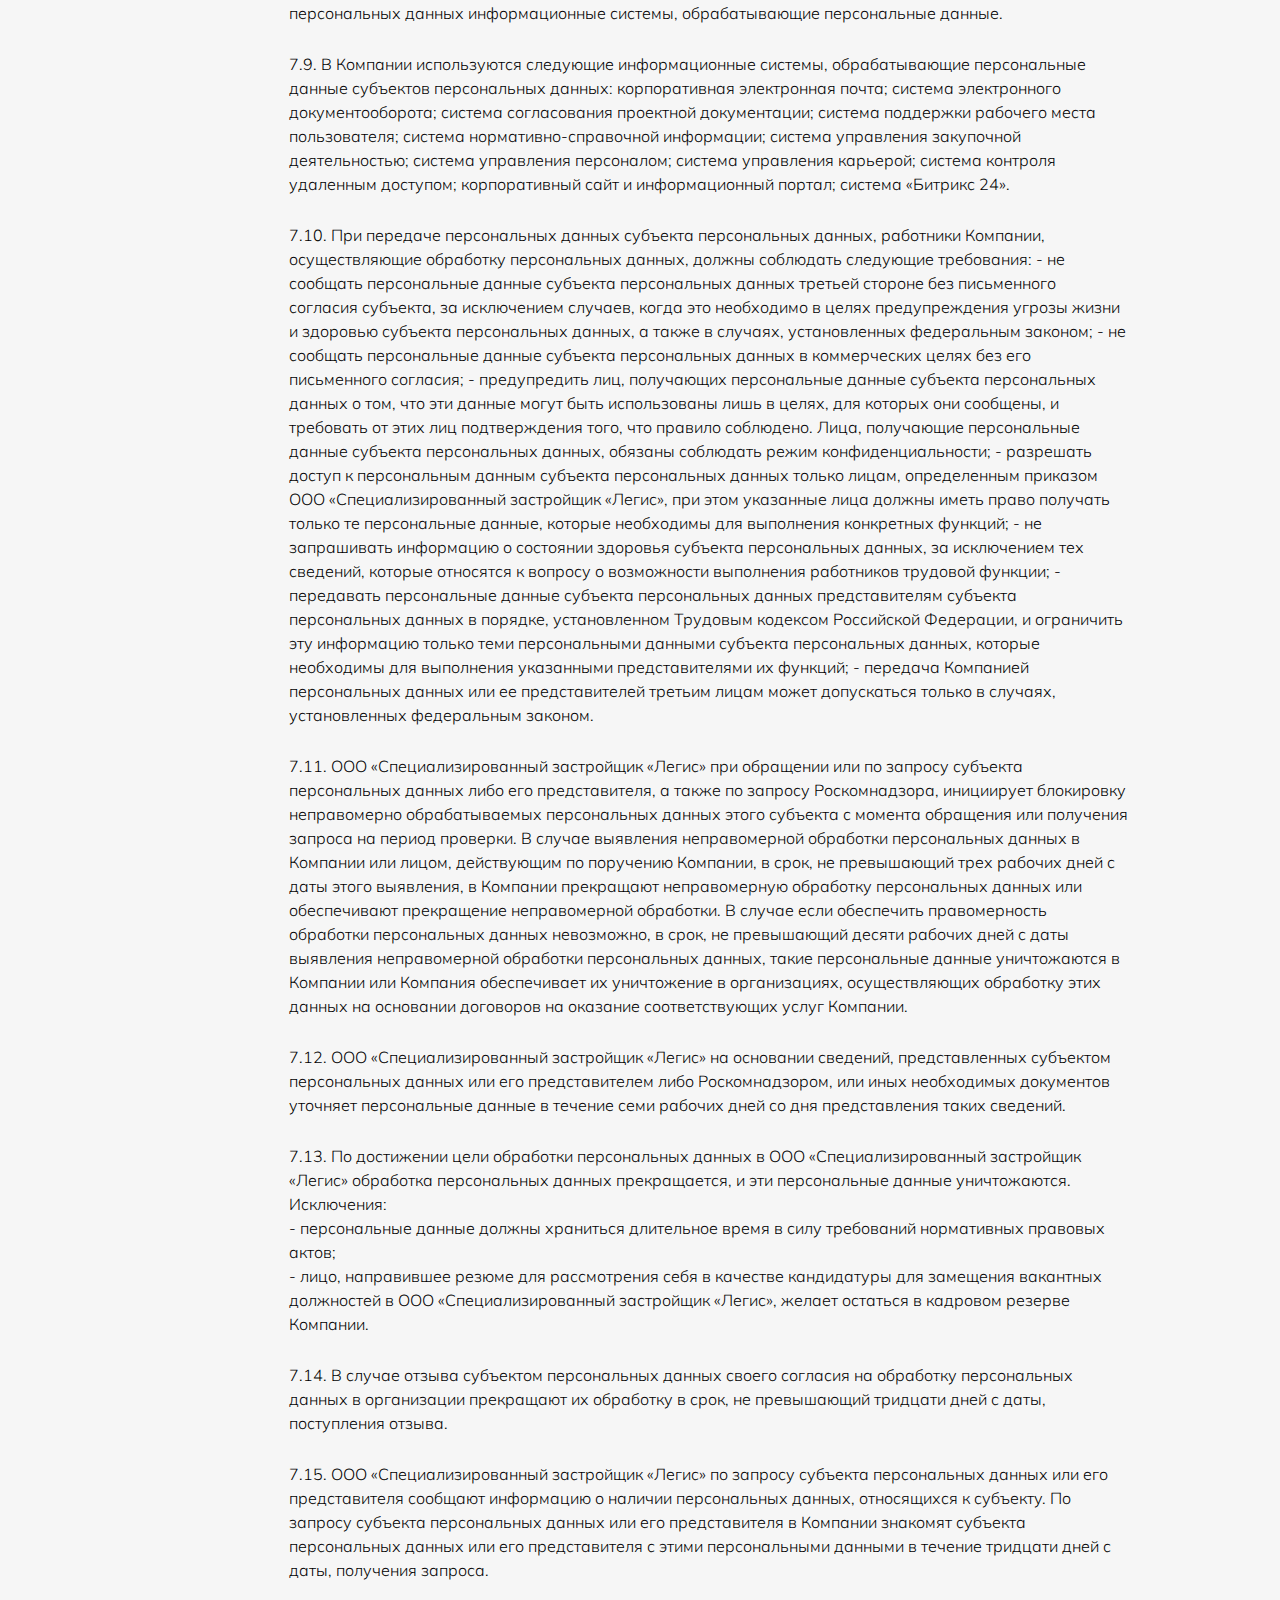
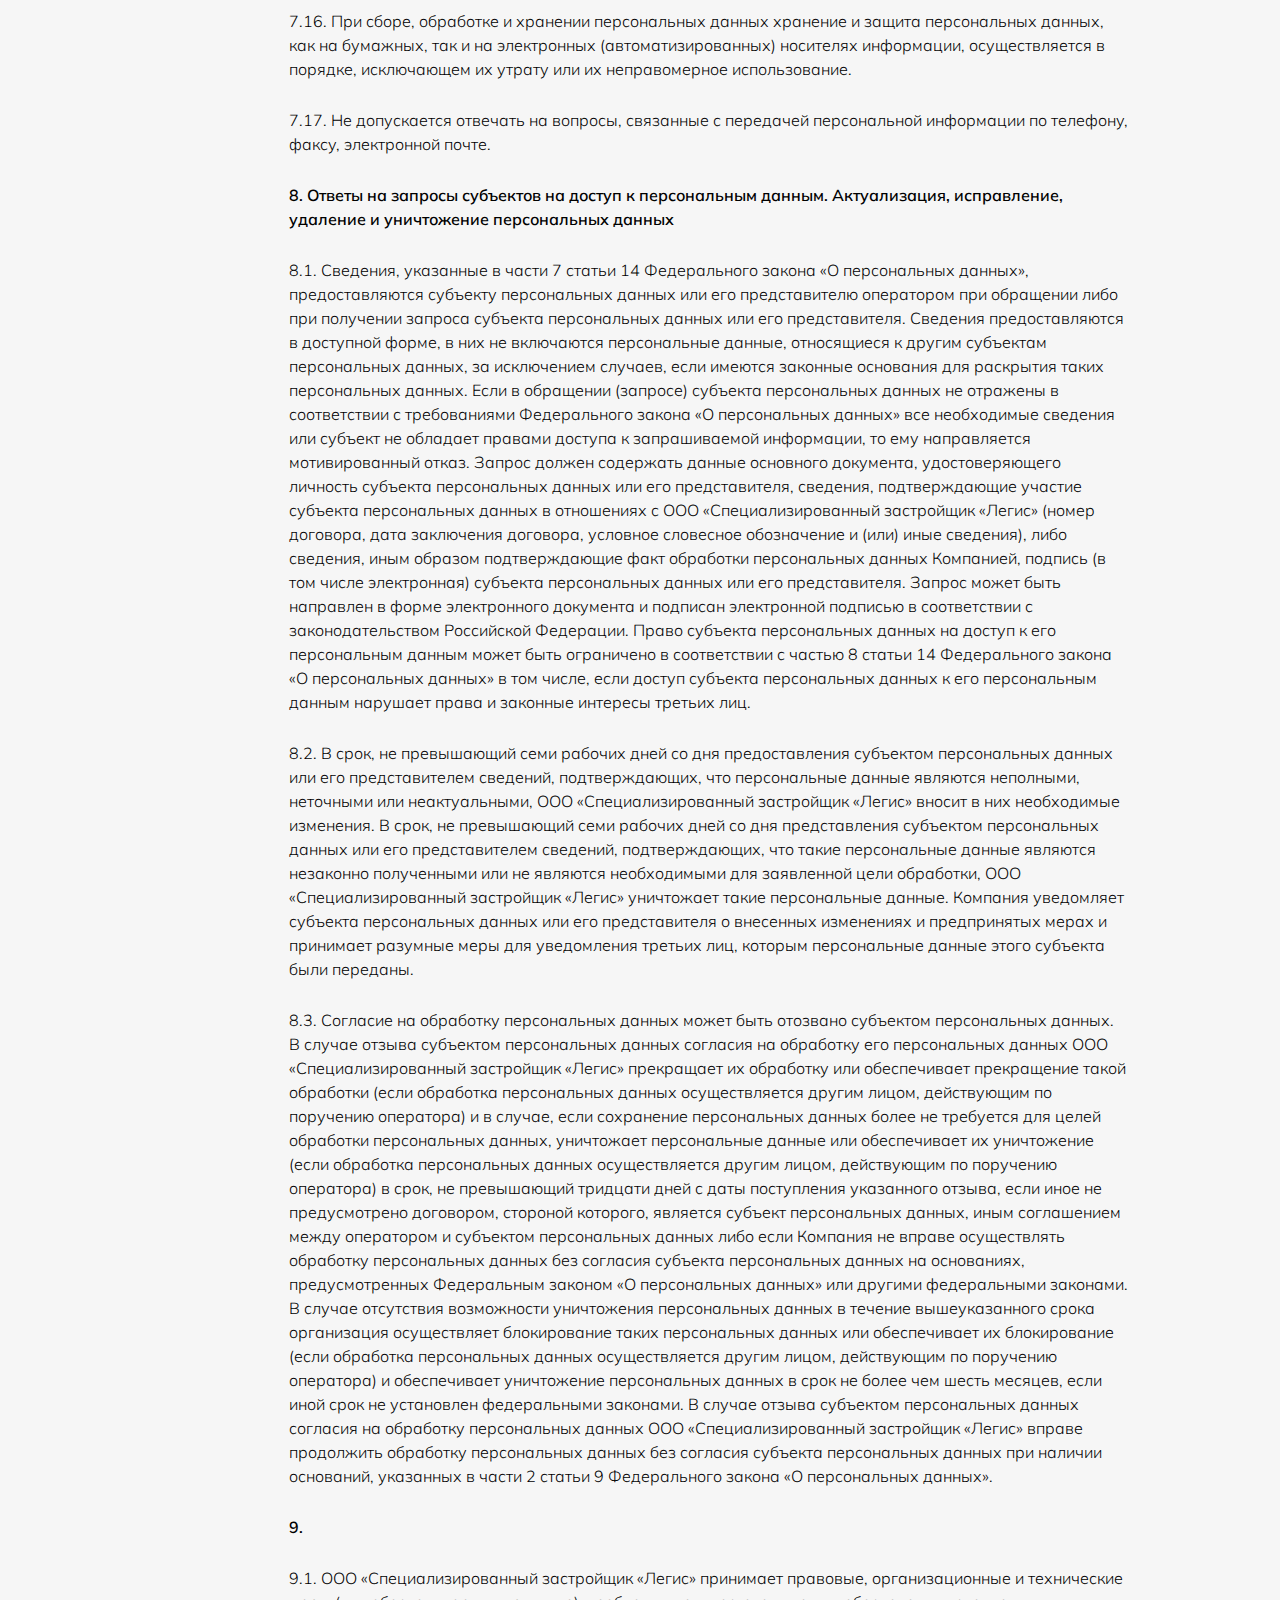
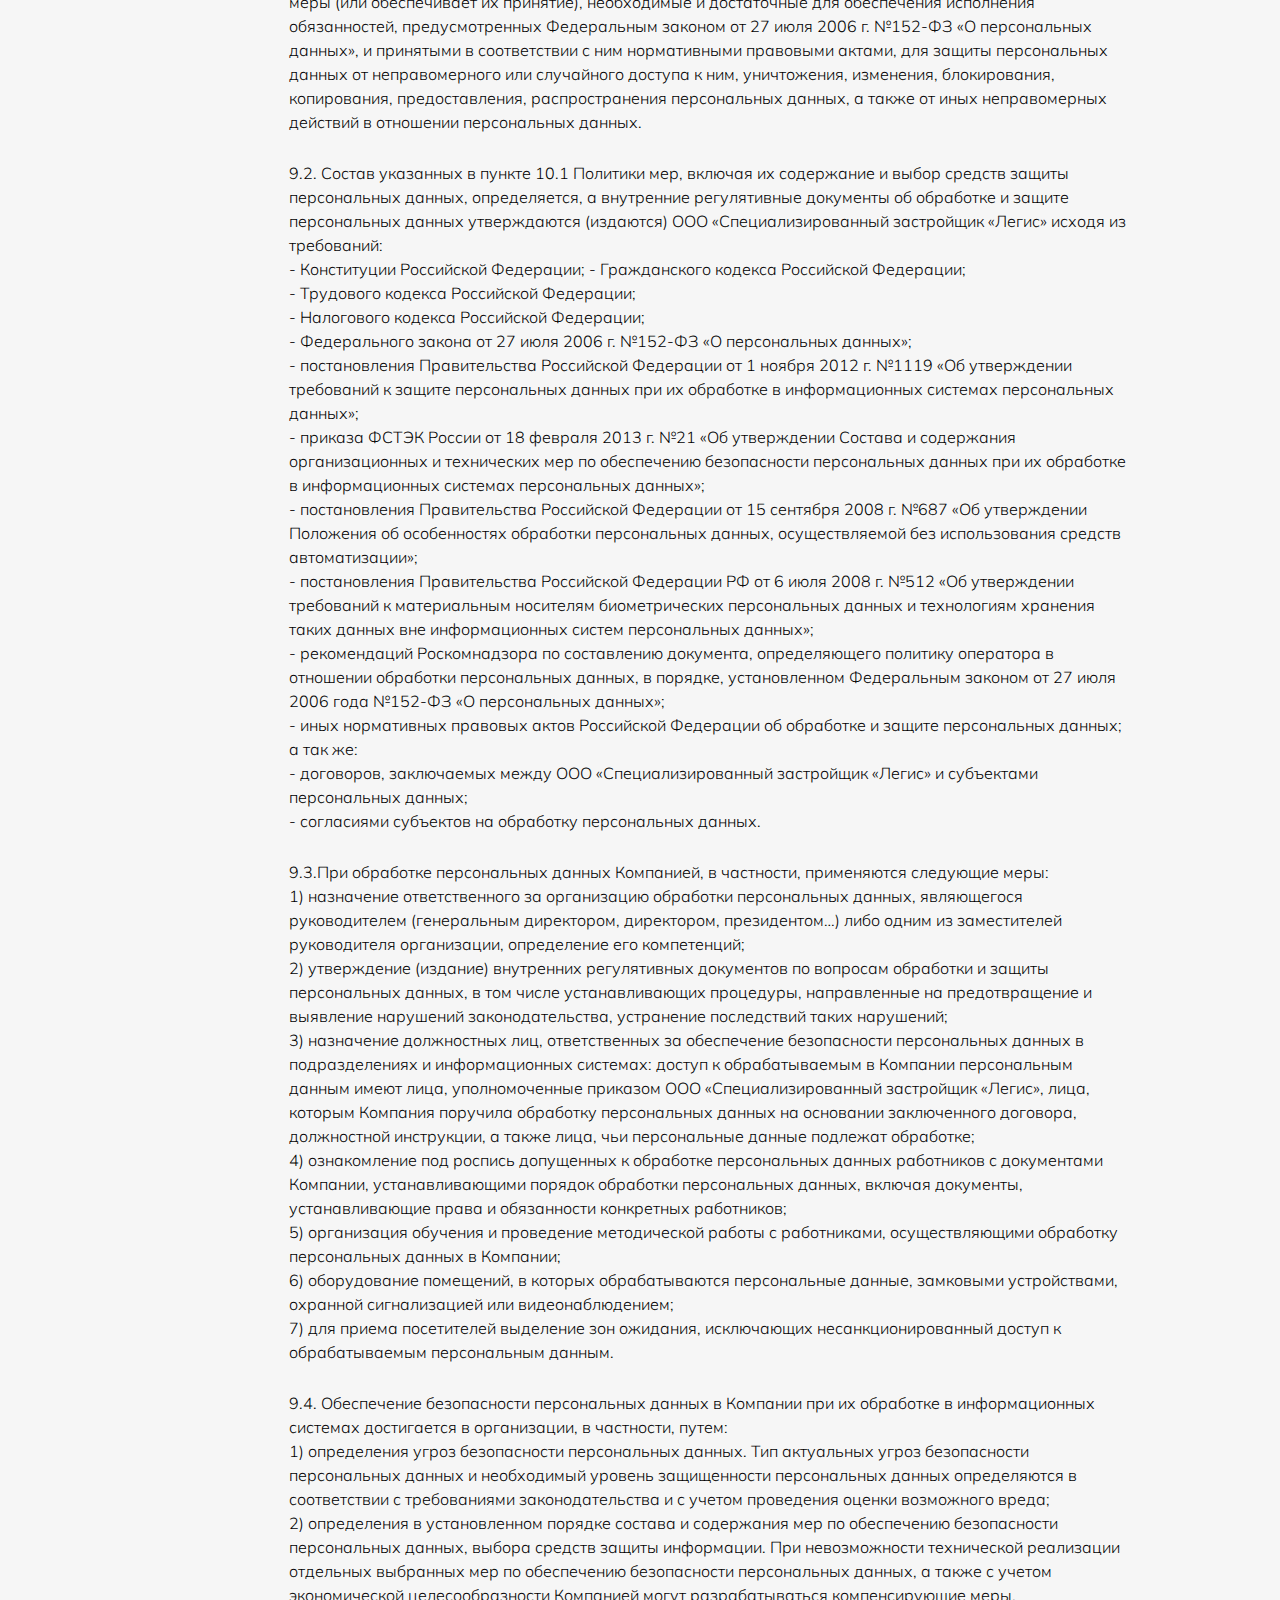
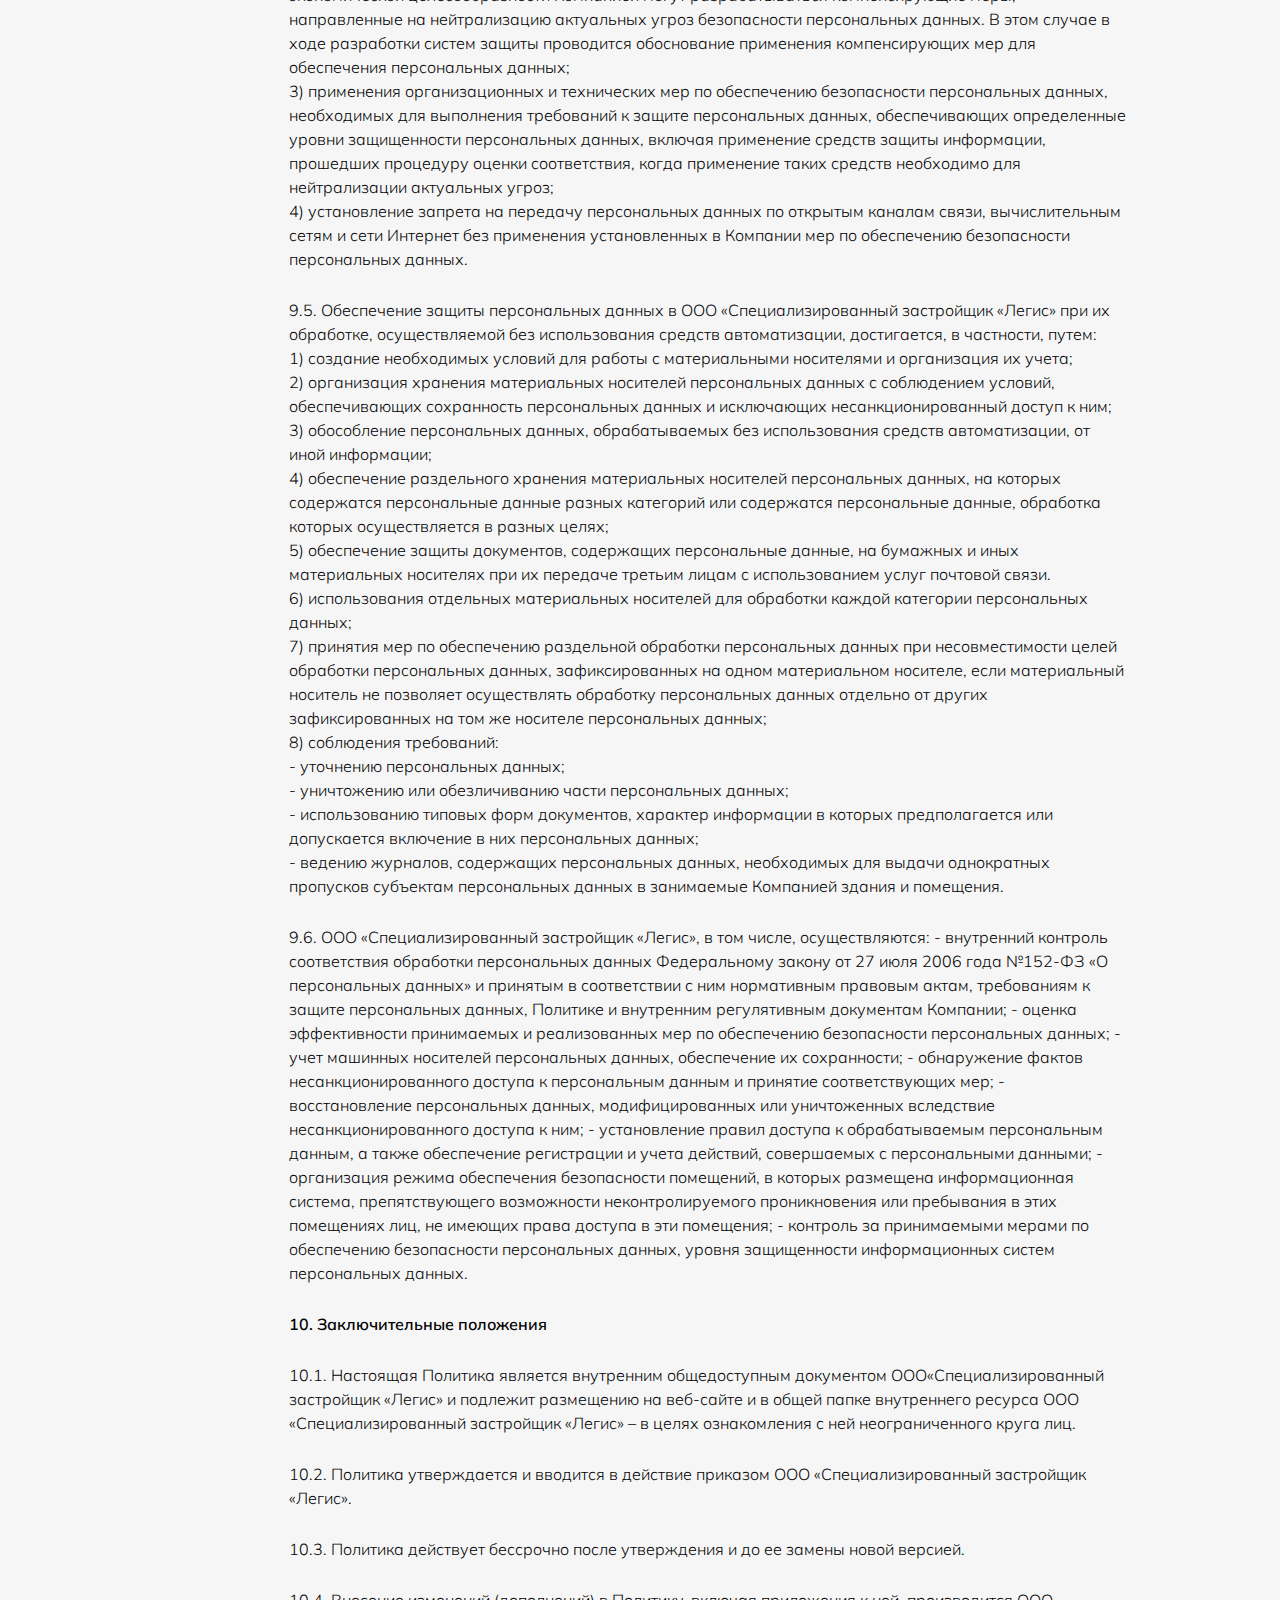
<file: privacy.html>
<!DOCTYPE html>
<html lang="ru">

<head>
  <meta charset="UTF-8">
  <meta name="viewport" content="width=device-width, initial-scale=1.0">
  <title>Контакты</title>
  <!--<link rel="stylesheet" href="css/style.min.css">-->
  <link rel="stylesheet" href="css/style.css">
</head>

<body class="seryy">

  <div class="preloader" id="preloader">
    <div class="preloader__content">
      <svg width="374" height="73" viewBox="0 0 374 73" fill="none" xmlns="http://www.w3.org/2000/svg">
        <defs>
          <linearGradient id="gradient" x1="0%" y1="100%" x2="0%" y2="0%">
            <stop offset="0%" stop-color="#131313">
              <animate attributeName="offset" values="0; 1" dur="2s" repeatCount="indefinite" />
            </stop>
            <stop offset="0%" stop-color="#E4E4E4">
              <animate attributeName="offset" values="0; 1" dur="2s" repeatCount="indefinite" />
            </stop>
          </linearGradient>
        </defs>

        <path
          d="M198.002 48.1809L183.376 15.9075L169.136 48.1809H198.002ZM175.975 0.953125H190.514L223.231 71.9976H208.82L203.409 60.0424H163.894L158.658 71.9976H144.203L175.971 0.953125H175.975Z"
          fill="url(#gradient)" />
        <path
          d="M217.551 0.953125H232.743L253.989 55.1362L275.242 0.953125H290.43L260.787 72.001H247.198L217.551 0.953125Z"
          fill="url(#gradient)" />
        <path
          d="M310.34 36.2746C310.34 39.9395 310.968 43.2439 312.22 46.1841C313.476 49.1244 315.221 51.6312 317.46 53.7081C319.694 55.785 322.334 57.3834 325.379 58.5033C328.424 59.6232 331.735 60.1849 335.31 60.1849C338.884 60.1849 342.199 59.6232 345.241 58.5033C348.286 57.3799 350.918 55.7815 353.138 53.7081C355.362 51.6312 357.107 49.1244 358.377 46.1841C359.644 43.2439 360.283 39.943 360.283 36.2746C360.283 32.6063 359.648 29.3193 358.377 26.4102C357.107 23.5012 355.362 21.0394 353.138 19.0249C350.918 17.0105 348.286 15.471 345.241 14.41C342.199 13.3525 338.888 12.8185 335.31 12.8185C331.732 12.8185 328.424 13.349 325.379 14.41C322.334 15.471 319.694 17.007 317.46 19.0249C315.225 21.0394 313.476 23.5012 312.22 26.4102C310.968 29.3193 310.34 32.6063 310.34 36.2746ZM296.619 36.2746C296.619 30.9108 297.557 26.0011 299.434 21.5456C301.307 17.0902 303.943 13.2658 307.331 10.0655C310.72 6.86867 314.791 4.39304 319.537 2.63513C324.283 0.87722 329.541 0 335.31 0C341.079 0 346.303 0.87722 351.064 2.63513C355.825 4.39304 359.9 6.86867 363.292 10.0655C366.68 13.2658 369.312 17.0902 371.189 21.5456C373.062 26.0011 374 30.9108 374 36.2746C374 41.6385 373.062 46.614 371.189 51.1146C369.312 55.6151 366.68 59.488 363.292 62.7265C359.9 65.9718 355.825 68.4925 351.064 70.2955C346.303 72.0985 341.053 73 335.31 73C329.567 73 324.283 72.0985 319.537 70.2955C314.791 68.4925 310.72 65.9718 307.331 62.7265C303.943 59.4846 301.307 55.6151 299.434 51.1146C297.557 46.614 296.619 41.6662 296.619 36.2746Z"
          fill="url(#gradient)" />
        <path
          d="M128.238 45.3862C130.144 43.826 131.721 42.0438 132.977 40.0466C134.229 38.046 135.16 35.8547 135.766 33.4796C136.372 31.0976 136.675 28.5942 136.675 25.9556C136.675 22.048 136.066 18.5461 134.839 15.4567C133.612 12.3639 131.743 9.74267 129.234 7.59296C126.722 5.43978 123.564 3.79629 119.753 2.65902C115.944 1.52176 111.443 0.953125 106.251 0.953125H74.9316V72.0011H88.6525V13.5012H106.598C111.819 13.5012 115.729 14.583 118.329 16.75C120.924 18.9171 122.221 21.9856 122.221 25.9522C122.221 27.984 121.899 29.8251 121.246 31.4755C120.6 33.126 119.617 34.5302 118.303 35.6813C116.989 36.8325 115.36 37.727 113.414 38.365C111.465 39.003 109.194 39.322 106.598 39.322H98.7003L106.729 51.8215L119.453 72.0045H136.245L121.531 49.2765C124.101 48.2467 126.335 46.95 128.238 45.3897"
          fill="url(#gradient)" />
        <path
          d="M51.0679 31.1496C51.0679 31.1496 51.3308 30.7647 51.7032 30.0817C52.8971 27.9979 53.6419 26.0666 53.9267 23.8094C54.6314 20.0162 54.394 15.1551 51.1007 10.2211C49.9506 8.32455 48.4756 6.64639 46.6647 5.25948C46.6537 5.24908 46.6427 5.23868 46.6281 5.22827C43.1231 2.56541 38.3876 0.97393 32.44 0.97393L0.116827 0.953125H0V72.1085H40.0197C52.3786 72.112 62.0248 62.5111 62.4338 50.7224C62.6893 43.3891 60.3526 35.352 51.0642 31.1496H51.0679ZM40.0197 59.2033H15.079V13.8861H32.4436C36.8688 13.8861 40.4687 17.3048 40.4687 21.5071V21.7082C40.4687 24.0105 39.4793 25.602 37.6793 27.4708L25.2875 39.4225H40.0197C45.3758 39.4225 48.8407 44.0756 48.8407 49.228C48.8407 54.3804 45.5438 59.2033 40.0197 59.2033Z"
          fill="url(#gradient)" />
      </svg>
    </div>
  </div>

  <header class="header" id="header">
    <div class="container">
      <div class="header-mobile">
        <a href="/" class="header-mobile__logo">
          <img src="./img/header/header-logo-mobile.svg" alt="logo">
        </a>
        <button class="header-mobile__btn" id="header-mobile-menu-open">
          <svg width="29" height="15" viewBox="0 0 8 15" fill="none" xmlns="http://www.w3.org/2000/svg">
            <line y1="1.20703" x2="20" y2="1.20703" stroke="black" stroke-width="1.5" />
            <line y1="7.45703" x2="13.75" y2="7.45703" stroke="black" stroke-width="1.5" />
            <line y1="13.707" x2="20" y2="13.707" stroke="black" stroke-width="1.5" />
          </svg>
        </button>
      </div>
      <div class="header__content" id="header-content">
        <div class="header__content-mobile">
          <a href="/" class="header__content-mobile__logo">
            <img src="./img/header/header-logo-mobile.svg" alt="logo">
          </a>
          <button class="header__content-mobile__btn" id="header-mobile-menu-close">
            <svg width="17" height="16" viewBox="0 0 17 16" fill="none" xmlns="http://www.w3.org/2000/svg">
              <line x1="1.32709" y1="15.3994" x2="15.4692" y2="1.25722" stroke="black" stroke-width="1.5" />
              <line x1="1.45904" y1="1.32807" x2="15.6012" y2="15.4702" stroke="black" stroke-width="1.5" />
            </svg>
          </button>
        </div>
        <a href="/" class="header__content-logo">
          <img src="./img/header/header-logo.svg" alt="logo">
        </a>
        <nav class="header__content-nav">
          <ul class="header__content-nav__list">
            <li class="header__content-nav__list-item object">
              <button id="object-btn">
                Объекты
                <svg width="12" height="8" viewBox="0 0 12 8" fill="none" xmlns="http://www.w3.org/2000/svg">
                  <path d="M1 1.5L6 6.5L11 1.5" stroke="#282E36" stroke-width="1.5" stroke-linejoin="bevel" />
                </svg>
              </button>
              <ul class="object-list" id="object-list">
                <li class="object-list__item">
                  <a href="#"> ЖК «Кипарис»</a>
                </li>
              </ul>
            </li>
            <li class="header__content-nav__list-item">
              <a href="/stocks.html">
                Акции и новости
              </a>
            </li>
            <li class="header__content-nav__list-item">
              <a href="/contacts.html">
                Контакты
              </a>
            </li>
            <li class="header__content-nav__list-item menu">
              <button class="btn-global" id="header-menu-btn">
                Меню
                <svg width="23" height="12" viewBox="0 0 23 12" fill="none" xmlns="http://www.w3.org/2000/svg">
                  <line y1="0.966406" x2="16" y2="0.966406" stroke="black" stroke-width="1.2" />
                  <line y1="5.96641" x2="11" y2="5.96641" stroke="black" stroke-width="1.2" />
                  <line y1="10.9664" x2="16" y2="10.9664" stroke="black" stroke-width="1.2" />
                </svg>
              </button>
            </li>
            <li class="header__content-nav__list-item mobile">
              <a href="#">
                О застройщике
              </a>
            </li>
          </ul>
        </nav>
        <div class="header__content-tel">
          <a href="tel:+78006003322">
            8 800 600 33 22
            <svg width="20" height="20" viewBox="0 0 20 20" fill="none" xmlns="http://www.w3.org/2000/svg">
              <path
                d="M13.8573 11.5757L14.2373 11.1982L13.3548 10.3116L12.9765 10.6891L13.8573 11.5757ZM15.5115 11.0399L17.104 11.9057L17.6998 10.8074L16.1082 9.94238L15.5115 11.0399ZM17.4098 13.6257L16.2265 14.8032L17.1073 15.6891L18.2907 14.5124L17.4098 13.6257ZM15.5048 15.1816C14.2965 15.2949 11.1715 15.1941 7.78649 11.8291L6.90482 12.7149C10.5982 16.3874 14.114 16.5674 15.6215 16.4266L15.5048 15.1816ZM7.78649 11.8291C4.56065 8.62072 4.02565 5.92322 3.95899 4.75239L2.71065 4.82322C2.79399 6.29655 3.45649 9.28655 6.90482 12.7149L7.78649 11.8291ZM8.93232 6.67905L9.17149 6.44072L8.29149 5.55488L8.05232 5.79239L8.93232 6.67905ZM9.36149 3.41155L8.31149 2.00822L7.31065 2.75822L8.36065 4.16072L9.36149 3.41155ZM4.77732 1.70239L3.46899 3.00239L4.35065 3.88905L5.65815 2.58905L4.77732 1.70239ZM8.49232 6.23572C8.05065 5.79239 8.05065 5.79239 8.05065 5.79405H8.04899L8.04649 5.79738C8.00688 5.83731 7.97143 5.88115 7.94065 5.92822C7.89565 5.99488 7.84649 6.08239 7.80482 6.19322C7.70338 6.47932 7.67811 6.78689 7.73149 7.08572C7.84315 7.80655 8.33982 8.75905 9.61149 10.0241L10.4932 9.13739C9.30232 7.95405 9.01899 7.23405 8.96649 6.89405C8.94149 6.73238 8.96732 6.65239 8.97482 6.63405C8.97982 6.62294 8.97982 6.62127 8.97482 6.62905C8.96739 6.64055 8.95903 6.65142 8.94982 6.66155L8.94149 6.66988L8.93315 6.67738L8.49232 6.23572ZM9.61149 10.0241C10.884 11.2891 11.8415 11.7824 12.5632 11.8924C12.9323 11.9491 13.2298 11.9041 13.4557 11.8199C13.5822 11.7736 13.7003 11.7072 13.8057 11.6232L13.8473 11.5857L13.8532 11.5807L13.8557 11.5782L13.8565 11.5766C13.8565 11.5766 13.8573 11.5757 13.4165 11.1324C12.9748 10.6891 12.9773 10.6882 12.9773 10.6882L12.979 10.6866L12.9807 10.6849L12.9857 10.6807L12.994 10.6724L13.0257 10.6474C13.0334 10.6424 13.0315 10.6429 13.0198 10.6491C12.999 10.6566 12.9173 10.6824 12.7532 10.6574C12.4082 10.6041 11.6832 10.3207 10.4932 9.13739L9.61149 10.0241ZM8.31149 2.00739C7.46149 0.874052 5.79149 0.694052 4.77732 1.70239L5.65815 2.58905C6.10149 2.14822 6.88815 2.19405 7.31065 2.75822L8.31149 2.00739ZM3.95982 4.75322C3.94315 4.46489 4.07565 4.16322 4.35065 3.88989L3.46815 3.00322C3.02065 3.44822 2.66815 4.07822 2.71065 4.82322L3.95982 4.75322ZM16.2265 14.8032C15.9982 15.0316 15.7515 15.1599 15.5057 15.1824L15.6215 16.4266C16.234 16.3691 16.7348 16.0607 17.1082 15.6899L16.2265 14.8032ZM9.17149 6.44072C9.99232 5.62489 10.0532 4.33572 9.36232 3.41238L8.36149 4.16155C8.69732 4.61072 8.64732 5.19988 8.29065 5.55572L9.17149 6.44072ZM17.1048 11.9066C17.7857 12.2766 17.8915 13.1482 17.4107 13.6266L18.2923 14.5124C19.409 13.4016 19.0648 11.5491 17.7007 10.8082L17.1048 11.9066ZM14.2373 11.1991C14.5573 10.8807 15.0723 10.8024 15.5123 11.0407L16.109 9.94322C15.2057 9.45155 14.0857 9.58739 13.3557 10.3124L14.2373 11.1991Z"
                fill="black" />
            </svg>
          </a>
        </div>
      </div>
    </div>

    <div class="header-menu" id="header-menu">
      <div class="container">
        <div class="header-menu__content" id="header-menu-content">
          <ul class="header-menu__content-list">
            <li class="header-menu__content-list__item">
              <h3>
                Компания
              </h3>
            </li>
            <li class="header-menu__content-list__item">
              <a href="/about.html">
                О застройщике
              </a>
            </li>
            <li class="header-menu__content-list__item">
              <a href="/contacts.html">
                Контакты
              </a>
            </li>
          </ul>
          <ul class="header-menu__content-list">
            <li class="header-menu__content-list__item">
              <h3>
                События
              </h3>
            </li>
            <li class="header-menu__content-list__item">
              <a href="/stocks.html">
                Акции
              </a>
            </li>
            <li class="header-menu__content-list__item">
              <a href="/news.html">
                Новости
              </a>
            </li>
          </ul>
        </div>
      </div>
    </div>
  </header>

  <main>
    <section class="stocksAndNews-page privacy-page">
      <div class="container">
        <span class="stocksAndNews-page__link">
          <a href="javascript:void(0);" onclick="window.history.go(-1); return false;" class="btn-arrow">
            <svg width="18" height="14" viewBox="0 0 18 14" fill="none" xmlns="http://www.w3.org/2000/svg">
              <path d="M17 7L1 7M1 7L7 1M1 7L7 13" stroke="black" stroke-width="1.5" stroke-linecap="round"
                stroke-linejoin="round" />
            </svg>
          </a>
          Назад
        </span>
        <div class="stocksAndNews-page__content">
          <h1>
            Политика обработки персональных данных
          </h1>
          <div class="stocksAndNews-page__content-info">
            <div class="stocksAndNews-page__content-info__descr">
              <p>
                ПОЛИТИКА «Специализированный застройщик «Легис» В ОТНОШЕНИИ ОБРАБОТКИ ПЕРСОНАЛЬНЫХ ДАННЫХ
              </p>
            </div>
            <div class="stocksAndNews-page__content-info__descr">
              <p>
                <span>1. ОБЩИЕ ПОЛОЖЕНИЯ</span>
              </p>
            </div>
            <div class="stocksAndNews-page__content-info__descr">
              <p>
                1.1. Настоящая Политика в отношении обработки персональных данных (далее - Политика) подготовлена в соответствии со статьей 18.1 Федерального закона от 27 июля 2006 года №152-ФЗ «О персональных данных» (далее – Федеральный закон «О персональных данных») и действует в отношении всех персональных данных, которые общество с ограниченной ответственностью «Специализированный застройщик «Легис» (далее – ООО «Специализированный застройщик «Легис», Компания, организация) может получить от субъектов персональных данных.
              </p>
            </div>
            <div class="stocksAndNews-page__content-info__descr">
              <p>
                1.2. Политика является основополагающим внутренним регулятивным документом «Специализированный застройщик «Легис», определяющим ключевые направления его деятельности в области обработки и защиты персональных данных, оператором которых является Компания.
              </p>
            </div>
            <div class="stocksAndNews-page__content-info__descr">
              <p>
                1.3. Политика разработана в целях реализации требований законодательства в области обработки и защиты персональных данных и направлена на обеспечение защиты прав и свобод человека и гражданина при обработке его персональных данных в ООО «Специализированный застройщик «Легис», в том числе защиты прав на неприкосновенность частной жизни, личной и семейной тайн.
              </p>
            </div>
            <div class="stocksAndNews-page__content-info__descr">
              <p>
                1.4. Положения Политики распространяются на персональные данные, полученные как до, так и после подписания настоящей Политики, за исключением случаев, когда по причинам правового, организационного и иного характера положения Политики не могут быть распространены на отношения по обработке и защите персональных данных, полученных до ее утверждения.
              </p>
            </div>
            <div class="stocksAndNews-page__content-info__descr">
              <p>
                <span>2. Основные понятия, используемые в Политике</span>
              </p>
            </div>
            <div class="stocksAndNews-page__content-info__descr">
              <p>
                2.1. В настоящем документе используются следующие понятия: - персональные данные - любая информация, относящаяся прямо или косвенно к определенному или определяемому физическому лицу (субъекту персональных данных);  <br>- субъект персональных данных - физическое лицо, которое прямо или косвенно определено или определяемо с помощью персональных данных; <br>- оператор - ООО «Специализированный застройщик «Легис» самостоятельно или совместно с другими лицами организующие и (или) осуществляющие обработку персональных данных, а также определяющие цели обработки персональных данных, состав персональных данных, подлежащих обработке, действия (операции), совершаемые с персональными данными; <br>- работник - физическое лицо, вступившее в трудовые отношения с работодателем на основании трудового договора и на иных основаниях, предусмотренных Трудовым кодексом Российской Федерации; <br>- обработка персональных данных - любое действие (операция) или совокупность действий (операций), совершаемых с использованием средств автоматизации или без использования таких средств с персональными данными, включая сбор, запись, систематизацию, накопление, хранение, уточнение (обновление, изменение), извлечение, использование, передачу (распространение, предоставление, доступ), обезличивание, блокирование, удаление, уничтожение персональных данных; <br>- автоматизированная обработка персональных данных - обработка персональных данных с помощью средств вычислительной техники; <br>- распространение персональных данных - действия, направленные на раскрытие персональных данных неопределенному кругу лиц; <br>- предоставление персональных данных - действия, направленные на раскрытие персональных данных определенному лицу или определенному кругу лиц; <br>- блокирование персональных данных - временное прекращение обработки персональных данных (за исключением случаев, если обработка необходима для уточнения персональных данных); <br>- уничтожение персональных данных - действия, в результате которых становится невозможным восстановить содержание персональных данных в информационной системе персональных данных и (или) в результате которых уничтожаются материальные носители персональных данных; <br>- обезличивание персональных данных - действия, в результате которых становится невозможным без использования дополнительной информации определить принадлежность персональных данных конкретному субъекту персональных данных; <br>- информационная система персональных данных - совокупность содержащихся в базах данных персональных данных и обеспечивающих их обработку информационных технологий и технических средств; <br>- трансграничная передача персональных данных - передача персональных данных на территорию иностранного государства органу власти иностранного государства, иностранному физическому лицу или иностранному юридическому лицу; <br>- электронная подпись - информация в электронной форме, которая присоединена к другой информации в электронной форме (подписываемой информации) или иным образом связана с такой информацией и которая используется для определения лица, подписывающего информацию.
              </p>
            </div>
            <div class="stocksAndNews-page__content-info__descr">
              <p>
                <span>3. Состав обрабатываемых персональных данных</span>
              </p>
            </div>
            <div class="stocksAndNews-page__content-info__descr">
              <p>
                3.1. Сведениями, составляющими персональные данные, в ООО «Специализированный застройщик «Легис» является любая информация, относящаяся к прямо или косвенно определенному или определяемому физическому лицу (субъекту персональных данных).
              </p>
            </div>
            <div class="stocksAndNews-page__content-info__descr">
              <p>
                3.2. ООО «Специализированный застройщик «Легис» обрабатывает персональные данные следующих категорий субъектов персональных данных: - работников и бывших работников ООО «Специализированный застройщик «Легис» и их близких родственников; - граждан, претендующих на замещение должностей в ООО «Специализированный застройщик «Легис»", и их близких родственников; - агентов (контрагентов) при заключении договоров гражданско-правового характера; - студентов-практикантов; - иностранных граждан, являющихся работниками иностранных юридических лиц; - лиц, включаемых в перечень рассылки информационных и иных материалов по направлениям деятельности Компании.
              </p>
            </div>
            <div class="stocksAndNews-page__content-info__descr">
              <p>
                3.3. ООО «Специализированный застройщик «Легис» может создавать внутренние справочные материалы, в которые с письменного согласия субъекта персональных данных, если иное не предусмотрено законодательством Российской Федерации, могут включаться: - фамилия, имя, отчество; - должность; - наименование подразделения; - адрес электронной почты; - контактный номер телефона; - иные персональные данные, сообщаемые субъектом персональных данных для указанных целей.
              </p>
            </div>
            <div class="stocksAndNews-page__content-info__descr">
              <p>
                3.4. В случае необходимости обработка биометрических персональных данных (сведений, которые характеризуют физиологические и биологические особенности человека, на основании которых можно установить его личность) в Компании будет осуществляться в соответствии с законодательством Российской Федерации.
              </p>
            </div>
            <div class="stocksAndNews-page__content-info__descr">
              <p>
                3.5. В организации не осуществляется обработка персональных данных специальных категорий, касающихся расовой, национальной принадлежности, политических взглядов, религиозных или философских убеждений, состояния здоровья, интимной жизни, судимости.
              </p>
            </div>
            <div class="stocksAndNews-page__content-info__descr">
              <p>
                <span>4. Цели обработки персональных данных</span>
              </p>
            </div>
            <div class="stocksAndNews-page__content-info__descr">
              <p>
                4.1. ООО «Специализированный застройщик «Легис» осуществляет обработку персональных данных для достижения конкретных, заранее определенных и законных целей. Содержание и объем обрабатываемых персональных данных соответствуют заявленным целям обработки. Не допускается избыточность обрабатываемых персональных данных.
              </p>
            </div>
            <div class="stocksAndNews-page__content-info__descr">
              <p>
                4.2. Обработка персональных данных осуществляется в следующих целях: <br>- информирование и консультирование клиентов по всем вопросам, возникающим в ходе изучения предложений Оператора по объектам недвижимости; по вопросам, возникающим при выборе объекта недвижимости для приобретения, оформления документов по приобретению объекта недвижимости, а также информирование путем смс-рассылки о новых услугах, акциях, предложениях и мероприятиях; <br>- обеспечения соблюдения Конституции Российской Федерации, федеральных законов и иных нормативных правовых актов Российской Федерации; <br>- исполнения судебных актов, актов других органов или должностных лиц, подлежащих исполнению в соответствии с законодательством Российской Федерации об исполнительном производстве; <br>- проведения учебно-ознакомительной и преддипломной практики; <br>- содействия кандидатам в трудоустройстве, <br>- обеспечение возможности обучения и должностного роста работников, <br>- обеспечения личной безопасности работников, контроля количества и качества выполняемой работы и обеспечения сохранности имущества; <br>- ведения кадрового делопроизводства, заключение, изменение, сопровождение, прекращение трудовых договоров между работником и Компанией, формирования личных дел работников; <br>- предоставления работникам отпусков и направления их в командировки; <br>- организации и оформления награждений и поощрений работников; <br>- оформления заграничных паспортов и виз, а также медицинских страховок для выезжающих за рубеж; <br>- организации постановки на индивидуальный (персонифицированный) учет работников в системе обязательного пенсионного страхования; <br>- соблюдение действующего бухгалтерского и пенсионного законодательства Российской Федерации и иных нормативных правовых актов; <br>- предоставления работникам и членам их семей дополнительных гарантий и компенсаций, в том числе негосударственного пенсионного обеспечения, добровольного медицинского страхования, медицинского обслуживания и других видов социального обеспечения (гарантий); <br>- заполнения и передачи в органы исполнительной власти и иные уполномоченные организации требуемых форм отчетности; <br>- регистрации работников в качестве участников различных мероприятий; <br>- рассылки информационных и иных материалов по направлениям деятельности Компании; <br>- подготовки, заключения, исполнения и прекращения гражданско-правовых договоров; <br>- формирования справочных материалов для внутреннего информационного обеспечения деятельности организации; <br>- оказание информационных, справочных и консультационных услуг в рамках телефонного обслуживания; <br>- обеспечение пропускного и внутриобъектового режимов на территории Компании. <br>
              </p>
            </div>
            <div class="stocksAndNews-page__content-info__descr">
              <p>
                <span>5. Права и обязанности</span>
              </p>
            </div>
            <div class="stocksAndNews-page__content-info__descr">
              <p>
                5.1. Права и обязанности ООО «Специализированный застройщик «Легис»
              </p>
            </div>
            <div class="stocksAndNews-page__content-info__descr">
              <p>
                5.1.1. ООО «Специализированный застройщик «Легис» как оператор персональных данных вправе:- отстаивать свои интересы в суде; <br>- предоставлять персональные данные субъектов третьим лицам, если это предусмотрено действующим законодательством (налоговые, правоохранительные органы и др.); <br>- отказывать в предоставлении персональных данных в случаях, предусмотренных законодательством; <br>- использовать персональные данные субъекта без его согласия, в случаях, предусмотренных законодательством; <br>- принимать локальные нормативные акты в развитие настоящей Политики; <br>- предлагать субъекту персональных данных оформить персональное письменное согласие на обработку/передачу персональных данных; <br>- привлекать к дисциплинарной ответственности работников ООО «Специализированный застройщик «Легис», к должностным обязанностям которых относится обработка персональных данных, за нарушение требований к защите персональных данных.
              </p>
            </div>
            <div class="stocksAndNews-page__content-info__descr">
              <p>
                5.1.2. Оператор персональных данных обязан принимать меры, необходимые и достаточные для обеспечения выполнения обязанностей, предусмотренных Федеральным законом «О персональных данных» и принятыми в соответствии с ним нормативными правовыми актами: <br>- организовывать обработку персональных данных в ООО «Специализированный застройщик «Легис» в соответствии с требованиями Федерального закона «О персональных данных»; <br>- обеспечивать защиту персональных данных, обрабатываемых в Компании, от их неправомерного использования или утраты; <br>- получать персональные данные у субъекта персональных данных. В случаях, когда персональные данные можно получить только у третьих лиц, делать это исключительно с письменного согласия субъекта персональных данных; <br>- своевременно и в соответствии с требованиями законодательства Российской Федерации реагировать на обращения и запросы субъектов персональных данных, и их законных представителей, а именно: <br>- разъяснять субъекту юридические последствия отказа предоставить его персональные данные, если предоставление персональных данных является обязательным в соответствии с Федеральным законом «О персональных данных»; <br>- обеспечивать запись, систематизацию, накопление, хранение, уточнение (обновление, изменение), извлечение персональных данных граждан РФ с использованием баз данных, находящихся на территории РФ; <br>- сообщать субъекту персональных данных или его представителю информацию о наличии персональных данных, относящихся к соответствующему субъекту персональных данных, а также предоставить возможность ознакомления с этими персональными данными; <br>- в случае отказа, при обращении субъекта персональных данных или его представителя, в предоставлении субъекту персональных данных его персональных данных или информации о наличии в Компании его персональных данных, давать в письменной форме мотивированный ответ, содержащий ссылку на положение федерального закона, являющееся основанием для такого отказа; <br>- предоставлять безвозмездно субъекту персональных данных или его представителю возможность ознакомления с персональными данными, относящимися к этому субъекту персональных данных, а также по требованию субъекта персональных данных или его представителя вносить в них необходимые изменения и уничтожать, если они не являются необходимыми для заявленной цели обработки, и принимать разумные меры для уведомления третьих лиц об изменениях в персональных данных, которым, персональные данные этого субъекта были переданы; <br>- сообщать в уполномоченный орган по защите прав субъекта персональных данных по запросу этого органа необходимую информацию в течение тридцати дней с даты получения такого запроса; <br>- устранять нарушения законодательства, допущенные при обработке персональных данных; <br>- уточнять, блокировать и уничтожать персональные данные в случаях, предусмотренных частями 2 - 6 статьи 21 Федерального закона «О персональных данных». <br>
              </p>
            </div>
            <div class="stocksAndNews-page__content-info__descr">
              <p>
                5.1.3. Оператор персональных данных обязан предоставить субъекту (если персональные данные получены не от субъекта, до начала обработки таких персональных данных) следующую информацию (за исключением случаев, предусмотренных п. 5.1.4 Политики): <br>- наименование и адрес оператора или его представителя; <br>- цель обработки персональных данных и ее правовое основание; <br>- предполагаемых пользователях информационной системы персональных данных; <br>- сроки обработки персональных данных, в том числе сроки их хранения; - установленные Федеральным законом «О персональных данных» права субъекта; <br>- источник получения персональных данных. <br>
              </p>
            </div>
            <div class="stocksAndNews-page__content-info__descr">
              <p>
                5.1.4. Оператор освобождается от обязанности предоставить субъекту сведения, предусмотренные п. 5.1.3 Политики, в случаях если: <br>- субъект уведомлен об осуществлении обработки его персональных данных соответствующим оператором; <br>- персональные данные получены оператором на основании Федерального закона «О персональных данных» или в связи с исполнением договора, стороной которого является субъект; <br>- персональных данных сделаны общедоступными субъектом или получены из общедоступного источника. <br>
              </p>
            </div>
            <div class="stocksAndNews-page__content-info__descr">
              <p>
                5.2. Права субъекта персональных данных
              </p>
            </div>
            <div class="stocksAndNews-page__content-info__descr">
              <p>
                5.2.1. Субъект персональных данных имеет право: <br>- безвозмездно знакомиться со своими персональными данными, за исключением случаев, предусмотренных Федеральным законом «О персональных данных»; <br>- получать информацию, касающуюся обработки своих персональных данных, в том числе содержащую подтверждение факта обработки персональных данных Компанией; правовые основания и цели обработки персональных данных; применяемые способы обработки персональных данных; информацию об отсутствии трансграничной передачи данных; <br>- требовать уточнения своих персональных данных, их блокирования или уничтожения в случае, если персональные данные являются неполными, устаревшими, недостоверными, незаконно полученными или не являются необходимыми для заявленной цели обработки, а также принимать предусмотренные законом меры по защите своих прав; <br>- требовать перечень своих персональных данных, обрабатываемых ООО «Специализированный застройщик «Легис», и источник их получения; <br>- получать информацию о сроках обработки своих персональных данных, в том числе о сроках их хранения; <br>- требовать извещения всех лиц, которым ранее были сообщены неверные или неполные его персональные данные, обо всех произведенных в них исключениях, исправлениях или дополнениях; <br>- обжаловать в уполномоченный орган по защите прав субъектов персональных данных или в судебном порядке неправомерные действия или бездействия при обработке его персональных данных; <br>- на защиту своих прав и законных интересов, в том числе на возмещение убытков и (или) компенсацию морального вреда в судебном порядке; <br>- отозвать свое согласие на обработку персональных данных. <br>
              </p>
            </div>
            <div class="stocksAndNews-page__content-info__descr">
              <p>
                5.2.2. Субъект, персональные данные которого обрабатываются в ООО «Специализированный застройщик «Легис», обязан: <br>- сообщать достоверную информацию о себе и предоставлять документы, содержащие персональные данные, состав которых установлен законодательством Российской Федерации и локальными нормативными документами Компании в объеме, необходимом для цели обработки; <br>- сообщать организации об уточнении (обновлении, изменении) своих персональных данных. <br>
              </p>
            </div>
            <div class="stocksAndNews-page__content-info__descr">
              <p>
                <span>6. Принципы обработки персональных данных</span>
              </p>
            </div>
            <div class="stocksAndNews-page__content-info__descr">
              <p>
                6.1. Обработка персональных данных в ООО «Специализированный застройщик «Легис» осуществляется на основе принципов: <br>- законности и справедливости целей и способов обработки персональных данных, соответствия целей обработки персональных данных целям, заранее определенным и заявленным при сборе персональных данных. Защита персональных данных основывается на положениях нормативных правовых актов и методических документов уполномоченных государственных органов в области обработки и защиты персональных данных; <br>- системности: обработка персональных данных осуществляется с учетом всех взаимосвязанных, взаимодействующих и изменяющихся во времени элементов, условий и факторов, значимых для понимания и решения проблемы обеспечения безопасности персональных данных; <br>- комплексность: защита персональных данных строится с использованием функциональных возможностей информационных технологий, реализованных в информационных системах Компании и других имеющихся в организации систем и средств защиты; <br>- непрерывность: защита персональных данных обеспечивается на всех этапах их обработки и во всех режимах функционирования систем обработки персональных данных, в том числе при проведении ремонтных и регламентных работ; <br>- своевременность: меры, обеспечивающие надлежащий уровень безопасности персональных данных, принимаются до начала их обработки; <br>- преемственность и непрерывность совершенствования: модернизация и наращивание мер и средств защиты персональных данных осуществляется на основании результатов анализа практики обработки персональных данных в Компании с учетом выявления новых способов и средств реализации угроз безопасности персональных данных, отечественного и зарубежного опыта в сфере защиты информации; <br>- персональная ответственность: ответственность за обеспечение безопасности персональных данных возлагается на работников в пределах их обязанностей, связанных с обработкой и защитой персональных данных; <br>- минимизация прав доступа: доступ к персональным данным предоставляется работникам только в объеме, необходимом для выполнения ими должностных обязанностей; <br>- гибкость: обеспечение выполнения функций защиты персональных данных при изменении характеристик функционирования информационных систем персональных данных Компании, а также объема и состава обрабатываемых персональных данных; - открытость алгоритмов и механизмов защиты: структура, технологии и алгоритмы функционирования системы защиты персональных данных Компании не дают возможности преодоления имеющихся в организации систем защиты возможными нарушителями безопасности персональных данных; <br>- научная обоснованность и техническая реализуемость: уровень мер по защите персональных данных определяется современным уровнем развития информационных технологий и средств защиты информации; <br>- специализация и профессионализм: реализация мер по обеспечению безопасности персональных данных и эксплуатация системы защиты персональных данных осуществляются работниками, имеющими необходимые для этого квалификацию и опыт; <br>- эффективность процедур отбора кадров и выбора контрагентов: кадровая политика Компании предусматривает тщательный подбор персонала и мотивацию работников, позволяющую исключить или минимизировать возможность нарушения ими безопасности персональных данных; минимизация вероятности возникновения угрозы безопасности персональных данных, источники которых связаны с человеческим фактором, обеспечивается получением наиболее полной информации о контрагентах Компании до заключения договоров; <br>- наблюдаемость и прозрачность: меры по обеспечению безопасности персональных данных должны быть спланированы так, чтобы результаты их применения были явно наблюдаемы (прозрачны) и могли быть оценены лицами, осуществляющими контроль; <br>- непрерывность контроля и оценки: устанавливаются процедуры постоянного контроля использования систем обработки и защиты персональных данных, а результаты контроля регулярно анализируются. <br>- соответствия объема и характера обрабатываемых персональных данных, способов обработки персональных данных целям обработки персональных данных; <br>- достоверности персональных данных, их достаточности для целей обработки, недопустимости обработки персональных данных, избыточных по отношению к целям, заявленным при сборе персональных данных, <br>- недопустимости объединения созданных для несовместимых между собой целей баз данных, содержащих персональные данные. <br>
              </p>
            </div>
            <div class="stocksAndNews-page__content-info__descr">
              <p>
                6.2. Уничтожение персональных данных либо обезличивание осуществляется по достижении целей их обработки или в случае утраты необходимости в их достижении, если срок хранения персональных данных не установлен законодательством Российской Федерации, другими документами, определяющими такой срок.
              </p>
            </div>

            <div class="stocksAndNews-page__content-info__descr">
              <p>
                6.3. Обработка персональных данных осуществляется на основании условий, определенных законодательством Российской Федерации.
              </p>
            </div>
            <div class="stocksAndNews-page__content-info__descr">
              <p>
                <span>7. Порядок обработки персональных данных</span>
              </p>
            </div>
            <div class="stocksAndNews-page__content-info__descr">
              <p>
                7.1. Обработка персональных данных в ООО«Специализированный застройщик «Легис» производится в соответствии с требованиями законодательства Российской Федерации и локальных нормативных актов Компании работниками структурных подразделений организации, осуществляющими такую обработку. К обработке персональных данных допускаются только те работники организации, в должностные обязанности которых входит обработка персональных данных. Указанные работники имеют право получать только те персональные данные, которые необходимы им для выполнения своих должностных обязанностей. Обработка персональных данных осуществляется с согласия субъектов персональных данных, если иное не предусмотрено законодательством Российской Федерации.
              </p>
            </div>
            <div class="stocksAndNews-page__content-info__descr">
              <p>
                7.2. Обработка персональных данных в ООО «Специализированный застройщик «Легис» включает в себя следующие действия: сбор, запись, систематизацию, накопление, хранение, уточнение (обновление, изменение), извлечение, использование, передачу (распространение, предоставление, доступ), обезличивание, блокирование, удаление, уничтожение персональных данных.
              </p>
            </div>
            <div class="stocksAndNews-page__content-info__descr">
              <p>
                7.3. Обработка персональных данных может осуществляться с помощью средств вычислительной техники (автоматизированная обработка) либо при непосредственном участии человека без использования средств вычислительной техники (неавтоматизированная обработка).
              </p>
            </div>
            <div class="stocksAndNews-page__content-info__descr">
              <p>
                7.4.Обработка персональных данных осуществляется путем: <br>- получения информации, содержащей персональные данные, в устной и письменной форме непосредственно от субъектов персональных данных; <br>- предоставления субъектами персональных данных оригиналов необходимых документов; <br>- копирования оригиналов документов; <br>- получения заверенных в установленном порядке копий документов, содержащих персональные данные или копирования оригиналов документов; <br>- получения персональных данных при направлении запросов в органы государственной власти, государственные внебюджетные фонды, иные государственные органы, органы местного самоуправления, коммерческие и некоммерческие организации, физическим лицам в случаях и порядке, предусмотренных законодательством Российской Федерации; <br>- получения персональных данных из общедоступных источников; <br>- внесения сведений в учетные формы на бумажных и электронных носителях; <br>- формирования персональных данных в ходе кадровой работы; <br>- внесения персональных данных в информационные системы; <br>- использования иных средств и способов фиксации персональных данных, получаемых в рамках осуществляемой организацией деятельности.
              </p>
            </div>
            <div class="stocksAndNews-page__content-info__descr">
              <p>
                7.5. Передача персональных данных третьим лицам (в том числе трансграничная передача) допускается с письменного согласия субъектов персональных данных, за исключением случаев, когда это необходимо в целях предупреждения угрозы жизни и здоровью субъектов персональных данных, а также в иных случаях, установленных законодательством Российской Федерации. При передаче персональных данных третьим лицам в соответствии с заключенными договорами ООО «Специализированный застройщик «Легис» обеспечивает обязательное выполнение требований законодательства Российской Федерации и нормативных актов Компании в области персональных данных. Передача персональных данных в уполномоченные органы исполнительной власти и организации (Министерство внутренних дел Российской Федерации, Министерство иностранных дел Российской Федерации, Федеральную налоговую службу, Пенсионный фонд Российской Федерации, Федеральный фонд обязательного медицинского страхования Российской Федерации и другие) осуществляется в соответствии с требованиями законодательства Российской Федерации.
              </p>
            </div>
            <div class="stocksAndNews-page__content-info__descr">
              <p>
                7.6. Трансграничная передача персональных данных на территории иностранных государств, являющихся сторонами Конвенции о защите физических лиц при автоматизированной обработке персональных данных, а также иных иностранных государств, обеспечивающих адекватную защиту прав субъектов персональных данных, осуществляется в соответствии с Федеральным законом «О персональных данных» и может быть запрещена или ограничена в целях защиты основ конституционного строя Российской Федерации, нравственности, здоровья, прав и законных интересов граждан, обеспечения обороны страны и безопасности государства. Трансграничная передача персональных данных на территорию иностранного государства, не являющегося стороной указанной Конвенции, осуществляется в соответствии с законодательными актами Российской Федерации при условии соответствия действующих в этом государстве норм права и применяемых мер безопасности персональных данных положениям Конвенции.
              </p>
            </div>
            <div class="stocksAndNews-page__content-info__descr">
              <p>
                7.7. ООО «Специализированный застройщик «Легис» вправе поручить обработку персональных данных другому юридическому лицу или индивидуальному предпринимателю с согласия субъектов персональных данных на основании заключаемого договора. Юридическое лицо или индивидуальный предприниматель, осуществляющие обработку персональных данных по поручению организации, обязаны соблюдать принципы и правила обработки персональных данных, предусмотренные законодательством Российской Федерации в области персональных данных. В случае, когда Компания на основании договора передает или поручает обработку персональных данных другому юридическому лицу или индивидуальному предпринимателю, существенным условием договора должна быть обязанность обеспечения указанным лицом условий конфиденциальности и обеспечения безопасности персональных данных при их передаче или обработке.
              </p>
            </div>
            <div class="stocksAndNews-page__content-info__descr">
              <p>
                7.8. ООО «Специализированный застройщик «Легис» имеет право создавать в качестве источников персональных данных информационные системы, обрабатывающие персональные данные.
              </p>
            </div>
            <div class="stocksAndNews-page__content-info__descr">
              <p>
                7.9. В Компании используются следующие информационные системы, обрабатывающие персональные данные субъектов персональных данных: корпоративная электронная почта; система электронного документооборота; система согласования проектной документации; система поддержки рабочего места пользователя; система нормативно-справочной информации; система управления закупочной деятельностью; система управления персоналом; система управления карьерой; система контроля удаленным доступом; корпоративный сайт и информационный портал; система «Битрикс 24».
              </p>
            </div>
            <div class="stocksAndNews-page__content-info__descr">
              <p>
                7.10. При передаче персональных данных субъекта персональных данных, работники Компании, осуществляющие обработку персональных данных, должны соблюдать следующие требования: - не сообщать персональные данные субъекта персональных данных третьей стороне без письменного согласия субъекта, за исключением случаев, когда это необходимо в целях предупреждения угрозы жизни и здоровью субъекта персональных данных, а также в случаях, установленных федеральным законом; - не сообщать персональные данные субъекта персональных данных в коммерческих целях без его письменного согласия; - предупредить лиц, получающих персональные данные субъекта персональных данных о том, что эти данные могут быть использованы лишь в целях, для которых они сообщены, и требовать от этих лиц подтверждения того, что правило соблюдено. Лица, получающие персональные данные субъекта персональных данных, обязаны соблюдать режим конфиденциальности; - разрешать доступ к персональным данным субъекта персональных данных только лицам, определенным приказом ООО «Специализированный застройщик «Легис», при этом указанные лица должны иметь право получать только те персональные данные, которые необходимы для выполнения конкретных функций; - не запрашивать информацию о состоянии здоровья субъекта персональных данных, за исключением тех сведений, которые относятся к вопросу о возможности выполнения работников трудовой функции; - передавать персональные данные субъекта персональных данных представителям субъекта персональных данных в порядке, установленном Трудовым кодексом Российской Федерации, и ограничить эту информацию только теми персональными данными субъекта персональных данных, которые необходимы для выполнения указанными представителями их функций; - передача Компанией персональных данных или ее представителей третьим лицам может допускаться только в случаях, установленных федеральным законом.
              </p>
            </div>
            <div class="stocksAndNews-page__content-info__descr">
              <p>
                7.11. ООО «Специализированный застройщик «Легис» при обращении или по запросу субъекта персональных данных либо его представителя, а также по запросу Роскомнадзора, инициирует блокировку неправомерно обрабатываемых персональных данных этого субъекта с момента обращения или получения запроса на период проверки. В случае выявления неправомерной обработки персональных данных в Компании или лицом, действующим по поручению Компании, в срок, не превышающий трех рабочих дней с даты этого выявления, в Компании прекращают неправомерную обработку персональных данных или обеспечивают прекращение неправомерной обработки. В случае если обеспечить правомерность обработки персональных данных невозможно, в срок, не превышающий десяти рабочих дней с даты выявления неправомерной обработки персональных данных, такие персональные данные уничтожаются в Компании или Компания обеспечивает их уничтожение в организациях, осуществляющих обработку этих данных на основании договоров на оказание соответствующих услуг Компании.
              </p>
            </div>
            <div class="stocksAndNews-page__content-info__descr">
              <p>
                7.12. ООО «Специализированный застройщик «Легис» на основании сведений, представленных субъектом персональных данных или его представителем либо Роскомнадзором, или иных необходимых документов уточняет персональные данные в течение семи рабочих дней со дня представления таких сведений.
              </p>
            </div>
            <div class="stocksAndNews-page__content-info__descr">
              <p>
                7.13. По достижении цели обработки персональных данных в ООО «Специализированный застройщик «Легис» обработка персональных данных прекращается, и эти персональные данные уничтожаются. Исключения: <br>- персональные данные должны храниться длительное время в силу требований нормативных правовых актов; <br>- лицо, направившее резюме для рассмотрения себя в качестве кандидатуры для замещения вакантных должностей в ООО «Специализированный застройщик «Легис», желает остаться в кадровом резерве Компании. <br>
              </p>
            </div>
            <div class="stocksAndNews-page__content-info__descr">
              <p>
                7.14. В случае отзыва субъектом персональных данных своего согласия на обработку персональных данных в организации прекращают их обработку в срок, не превышающий тридцати дней с даты, поступления отзыва.
              </p>
            </div>
            <div class="stocksAndNews-page__content-info__descr">
              <p>
                7.15. ООО «Специализированный застройщик «Легис» по запросу субъекта персональных данных или его представителя сообщают информацию о наличии персональных данных, относящихся к субъекту. По запросу субъекта персональных данных или его представителя в Компании знакомят субъекта персональных данных или его представителя с этими персональными данными в течение тридцати дней с даты, получения запроса.
              </p>
            </div>
            <div class="stocksAndNews-page__content-info__descr">
              <p>
                7.16. При сборе, обработке и хранении персональных данных хранение и защита персональных данных, как на бумажных, так и на электронных (автоматизированных) носителях информации, осуществляется в порядке, исключающем их утрату или их неправомерное использование.
              </p>
            </div>
            <div class="stocksAndNews-page__content-info__descr">
              <p>
                7.17. Не допускается отвечать на вопросы, связанные с передачей персональной информации по телефону, факсу, электронной почте.
              </p>
            </div>
            <div class="stocksAndNews-page__content-info__descr">
              <p>
                <span>8. Ответы на запросы субъектов на доступ к персональным данным. Актуализация, исправление, удаление и уничтожение персональных данных</span>
              </p>
            </div>
            <div class="stocksAndNews-page__content-info__descr">
              <p>
                8.1. Сведения, указанные в части 7 статьи 14 Федерального закона «О персональных данных», предоставляются субъекту персональных данных или его представителю оператором при обращении либо при получении запроса субъекта персональных данных или его представителя. Сведения предоставляются в доступной форме, в них не включаются персональные данные, относящиеся к другим субъектам персональных данных, за исключением случаев, если имеются законные основания для раскрытия таких персональных данных. Если в обращении (запросе) субъекта персональных данных не отражены в соответствии с требованиями Федерального закона «О персональных данных» все необходимые сведения или субъект не обладает правами доступа к запрашиваемой информации, то ему направляется мотивированный отказ. Запрос должен содержать данные основного документа, удостоверяющего личность субъекта персональных данных или его представителя, сведения, подтверждающие участие субъекта персональных данных в отношениях с ООО «Специализированный застройщик «Легис» (номер договора, дата заключения договора, условное словесное обозначение и (или) иные сведения), либо сведения, иным образом подтверждающие факт обработки персональных данных Компанией, подпись (в том числе электронная) субъекта персональных данных или его представителя. Запрос может быть направлен в форме электронного документа и подписан электронной подписью в соответствии с законодательством Российской Федерации. Право субъекта персональных данных на доступ к его персональным данным может быть ограничено в соответствии с частью 8 статьи 14 Федерального закона «О персональных данных» в том числе, если доступ субъекта персональных данных к его персональным данным нарушает права и законные интересы третьих лиц.
              </p>
            </div>
            <div class="stocksAndNews-page__content-info__descr">
              <p>
                8.2. В срок, не превышающий семи рабочих дней со дня предоставления субъектом персональных данных или его представителем сведений, подтверждающих, что персональные данные являются неполными, неточными или неактуальными, ООО «Специализированный застройщик «Легис» вносит в них необходимые изменения. В срок, не превышающий семи рабочих дней со дня представления субъектом персональных данных или его представителем сведений, подтверждающих, что такие персональные данные являются незаконно полученными или не являются необходимыми для заявленной цели обработки, ООО «Специализированный застройщик «Легис» уничтожает такие персональные данные. Компания уведомляет субъекта персональных данных или его представителя о внесенных изменениях и предпринятых мерах и принимает разумные меры для уведомления третьих лиц, которым персональные данные этого субъекта были переданы.
              </p>
            </div>
            <div class="stocksAndNews-page__content-info__descr">
              <p>
                8.3. Согласие на обработку персональных данных может быть отозвано субъектом персональных данных. В случае отзыва субъектом персональных данных согласия на обработку его персональных данных ООО «Специализированный застройщик «Легис» прекращает их обработку или обеспечивает прекращение такой обработки (если обработка персональных данных осуществляется другим лицом, действующим по поручению оператора) и в случае, если сохранение персональных данных более не требуется для целей обработки персональных данных, уничтожает персональные данные или обеспечивает их уничтожение (если обработка персональных данных осуществляется другим лицом, действующим по поручению оператора) в срок, не превышающий тридцати дней с даты поступления указанного отзыва, если иное не предусмотрено договором, стороной которого, является субъект персональных данных, иным соглашением между оператором и субъектом персональных данных либо если Компания не вправе осуществлять обработку персональных данных без согласия субъекта персональных данных на основаниях, предусмотренных Федеральным законом «О персональных данных» или другими федеральными законами. В случае отсутствия возможности уничтожения персональных данных в течение вышеуказанного срока организация осуществляет блокирование таких персональных данных или обеспечивает их блокирование (если обработка персональных данных осуществляется другим лицом, действующим по поручению оператора) и обеспечивает уничтожение персональных данных в срок не более чем шесть месяцев, если иной срок не установлен федеральными законами. В случае отзыва субъектом персональных данных согласия на обработку персональных данных ООО «Специализированный застройщик «Легис» вправе продолжить обработку персональных данных без согласия субъекта персональных данных при наличии оснований, указанных в части 2 статьи 9 Федерального закона «О персональных данных».
              </p>
            </div>
            <div class="stocksAndNews-page__content-info__descr">
              <p>
                <span>9.</span>
              </p>
            </div>
            <div class="stocksAndNews-page__content-info__descr">
              <p>
                9.1. ООО «Специализированный застройщик «Легис» принимает правовые, организационные и технические меры (или обеспечивает их принятие), необходимые и достаточные для обеспечения исполнения обязанностей, предусмотренных Федеральным законом от 27 июля 2006 г. №152-ФЗ «О персональных данных», и принятыми в соответствии с ним нормативными правовыми актами, для защиты персональных данных от неправомерного или случайного доступа к ним, уничтожения, изменения, блокирования, копирования, предоставления, распространения персональных данных, а также от иных неправомерных действий в отношении персональных данных.
              </p>
            </div>
            <div class="stocksAndNews-page__content-info__descr">
              <p>
                9.2. Состав указанных в пункте 10.1 Политики мер, включая их содержание и выбор средств защиты персональных данных, определяется, а внутренние регулятивные документы об обработке и защите персональных данных утверждаются (издаются) ООО «Специализированный застройщик «Легис» исходя из требований: <br>- Конституции Российской Федерации; - Гражданского кодекса Российской Федерации; <br>- Трудового кодекса Российской Федерации; <br>- Налогового кодекса Российской Федерации; <br>- Федерального закона от 27 июля 2006 г. №152-ФЗ «О персональных данных»; <br>- постановления Правительства Российской Федерации от 1 ноября 2012 г. №1119 «Об утверждении требований к защите персональных данных при их обработке в информационных системах персональных данных»; <br>- приказа ФСТЭК России от 18 февраля 2013 г. №21 «Об утверждении Состава и содержания организационных и технических мер по обеспечению безопасности персональных данных при их обработке в информационных системах персональных данных»; <br>- постановления Правительства Российской Федерации от 15 сентября 2008 г. №687 «Об утверждении Положения об особенностях обработки персональных данных, осуществляемой без использования средств автоматизации»; <br>- постановления Правительства Российской Федерации РФ от 6 июля 2008 г. №512 «Об утверждении требований к материальным носителям биометрических персональных данных и технологиям хранения таких данных вне информационных систем персональных данных»; <br>- рекомендаций Роскомнадзора по составлению документа, определяющего политику оператора в отношении обработки персональных данных, в порядке, установленном Федеральным законом от 27 июля 2006 года №152-ФЗ «О персональных данных»; <br>- иных нормативных правовых актов Российской Федерации об обработке и защите персональных данных; а так же: <br>- договоров, заключаемых между ООО «Специализированный застройщик «Легис» и субъектами персональных данных; <br>- согласиями субъектов на обработку персональных данных.
              </p>
            </div>
            <div class="stocksAndNews-page__content-info__descr">
              <p>
                9.3.При обработке персональных данных Компанией, в частности, применяются следующие меры: <br>1) назначение ответственного за организацию обработки персональных данных, являющегося руководителем (генеральным директором, директором, президентом…) либо одним из заместителей руководителя организации, определение его компетенций; <br>2) утверждение (издание) внутренних регулятивных документов по вопросам обработки и защиты персональных данных, в том числе устанавливающих процедуры, направленные на предотвращение и выявление нарушений законодательства, устранение последствий таких нарушений; <br>3) назначение должностных лиц, ответственных за обеспечение безопасности персональных данных в подразделениях и информационных системах: доступ к обрабатываемым в Компании персональным данным имеют лица, уполномоченные приказом ООО «Специализированный застройщик «Легис», лица, которым Компания поручила обработку персональных данных на основании заключенного договора, должностной инструкции, а также лица, чьи персональные данные подлежат обработке; <br>4) ознакомление под роспись допущенных к обработке персональных данных работников с документами Компании, устанавливающими порядок обработки персональных данных, включая документы, устанавливающие права и обязанности конкретных работников; <br>5) организация обучения и проведение методической работы с работниками, осуществляющими обработку персональных данных в Компании; <br>6) оборудование помещений, в которых обрабатываются персональные данные, замковыми устройствами, охранной сигнализацией или видеонаблюдением; <br>7) для приема посетителей выделение зон ожидания, исключающих несанкционированный доступ к обрабатываемым персональным данным.
              </p>
            </div>
            <div class="stocksAndNews-page__content-info__descr">
              <p>
                9.4. Обеспечение безопасности персональных данных в Компании при их обработке в информационных системах достигается в организации, в частности, путем: <br>1) определения угроз безопасности персональных данных. Тип актуальных угроз безопасности персональных данных и необходимый уровень защищенности персональных данных определяются в соответствии с требованиями законодательства и с учетом проведения оценки возможного вреда; <br>2) определения в установленном порядке состава и содержания мер по обеспечению безопасности персональных данных, выбора средств защиты информации. При невозможности технической реализации отдельных выбранных мер по обеспечению безопасности персональных данных, а также с учетом экономической целесообразности Компанией могут разрабатываться компенсирующие меры, направленные на нейтрализацию актуальных угроз безопасности персональных данных. В этом случае в ходе разработки систем защиты проводится обоснование применения компенсирующих мер для обеспечения персональных данных; <br>3) применения организационных и технических мер по обеспечению безопасности персональных данных, необходимых для выполнения требований к защите персональных данных, обеспечивающих определенные уровни защищенности персональных данных, включая применение средств защиты информации, прошедших процедуру оценки соответствия, когда применение таких средств необходимо для нейтрализации актуальных угроз; <br>4) установление запрета на передачу персональных данных по открытым каналам связи, вычислительным сетям и сети Интернет без применения установленных в Компании мер по обеспечению безопасности персональных данных.
              </p>
            </div>
            <div class="stocksAndNews-page__content-info__descr">
              <p>
                9.5. Обеспечение защиты персональных данных в ООО «Специализированный застройщик «Легис» при их обработке, осуществляемой без использования средств автоматизации, достигается, в частности, путем: <br>1) создание необходимых условий для работы с материальными носителями и организация их учета; <br>2) организация хранения материальных носителей персональных данных с соблюдением условий, обеспечивающих сохранность персональных данных и исключающих несанкционированный доступ к ним; <br>3) обособление персональных данных, обрабатываемых без использования средств автоматизации, от иной информации; <br>4) обеспечение раздельного хранения материальных носителей персональных данных, на которых содержатся персональные данные разных категорий или содержатся персональные данные, обработка которых осуществляется в разных целях; <br>5) обеспечение защиты документов, содержащих персональные данные, на бумажных и иных материальных носителях при их передаче третьим лицам с использованием услуг почтовой связи. <br>6) использования отдельных материальных носителей для обработки каждой категории персональных данных; <br>7) принятия мер по обеспечению раздельной обработки персональных данных при несовместимости целей обработки персональных данных, зафиксированных на одном материальном носителе, если материальный носитель не позволяет осуществлять обработку персональных данных отдельно от других зафиксированных на том же носителе персональных данных; <br>8) соблюдения требований: <br>- уточнению персональных данных; <br>- уничтожению или обезличиванию части персональных данных; <br>- использованию типовых форм документов, характер информации в которых предполагается или допускается включение в них персональных данных; <br>- ведению журналов, содержащих персональных данных, необходимых для выдачи однократных пропусков субъектам персональных данных в занимаемые Компанией здания и помещения.
              </p>
            </div>
            <div class="stocksAndNews-page__content-info__descr">
              <p>
                9.6. ООО «Специализированный застройщик «Легис», в том числе, осуществляются: - внутренний контроль соответствия обработки персональных данных Федеральному закону от 27 июля 2006 года №152-ФЗ «О персональных данных» и принятым в соответствии с ним нормативным правовым актам, требованиям к защите персональных данных, Политике и внутренним регулятивным документам Компании; - оценка эффективности принимаемых и реализованных мер по обеспечению безопасности персональных данных; - учет машинных носителей персональных данных, обеспечение их сохранности; - обнаружение фактов несанкционированного доступа к персональным данным и принятие соответствующих мер; - восстановление персональных данных, модифицированных или уничтоженных вследствие несанкционированного доступа к ним; - установление правил доступа к обрабатываемым персональным данным, а также обеспечение регистрации и учета действий, совершаемых с персональными данными; - организация режима обеспечения безопасности помещений, в которых размещена информационная система, препятствующего возможности неконтролируемого проникновения или пребывания в этих помещениях лиц, не имеющих права доступа в эти помещения; - контроль за принимаемыми мерами по обеспечению безопасности персональных данных, уровня защищенности информационных систем персональных данных.
              </p>
            </div>
            <div class="stocksAndNews-page__content-info__descr">
              <p>
                <span>10. Заключительные положения</span>
              </p>
            </div>
            <div class="stocksAndNews-page__content-info__descr">
              <p>
                10.1. Настоящая Политика является внутренним общедоступным документом ООО«Специализированный застройщик «Легис» и подлежит размещению на веб-сайте и в общей папке внутреннего ресурса ООО «Специализированный застройщик «Легис» – в целях ознакомления с ней неограниченного круга лиц.
              </p>
            </div>
            <div class="stocksAndNews-page__content-info__descr">
              <p>
                10.2. Политика утверждается и вводится в действие приказом ООО «Специализированный застройщик «Легис».
              </p>
            </div>
            <div class="stocksAndNews-page__content-info__descr">
              <p>
                10.3. Политика действует бессрочно после утверждения и до ее замены новой версией.
              </p>
            </div>
            <div class="stocksAndNews-page__content-info__descr">
              <p>
                10.4. Внесение изменений (дополнений) в Политику, включая приложения к ней, производится ООО «Специализированный застройщик «Легис» в одностороннем порядке.
              </p>
            </div>
            <div class="stocksAndNews-page__content-info__descr">
              <p>
                10.5. Настоящая Политика подлежит изменению в случае принятия нормативных актов, устанавливающих новые требования по обработке и защите персональных данных или внесения изменений в действующие нормативные правовые акты.
              </p>
            </div>
            <div class="stocksAndNews-page__content-info__descr">
              <p>
                10.6. Все изменения (дополнения), вносимые ООО «Специализированный застройщик «Легис» в Политику, вступают в силу и становятся обязательными с даты подписания приказа об утверждении новой версии Политики и последующего размещения актуальной версии на веб-сайте и в общей папке внутреннего ресурса ООО «Специализированный застройщик «Легис» - в течение 1 рабочего дня.
              </p>
            </div>
            <div class="stocksAndNews-page__content-info__descr">
              <p>
                10.7. Политика распространяется на все действия Компании, в рамках которых осуществляется обработка персональных данных, как с использованием средств автоматизации, в том числе в информационно-телекоммуникационных сетях, так и без использования таких средств.
              </p>
            </div>
            <div class="stocksAndNews-page__content-info__descr">
              <p>
                10.8. Положения Политики распространяются на всех сотрудников ООО «Специализированный застройщик «Легис» (включая работников по трудовым договорам и лиц, оказывающих услуги по договорам гражданско-правового характера) и все структурные подразделения Компании, включая обособленные подразделения. Требования Политики также учитываются и предъявляются в отношении иных лиц при необходимости их участия в процессе обработки персональных данных Компанией, а также в случаях передачи им в установленном порядке персональные данные на основании соглашений, договоров, поручений на обработку.
              </p>
            </div>
            <div class="stocksAndNews-page__content-info__descr">
              <p>
                10.9. Контроль исполнения требований настоящей Политики осуществляется лицом, ответственным за организацию обработки персональных данных в ООО «Специализированный застройщик «Легис».
              </p>
            </div>
            <div class="stocksAndNews-page__content-info__descr">
              <p>
                10.10. Порядок и сроки хранения определяются Федеральным законом от 22.10.2004 №125-ФЗ «Об архивном деле в Российской Федерации». Персональные данные относятся к конфиденциальной информации. Режим конфиденциальности персональных данных снимается в случаях обезличивания или по истечении 75 лет срока хранения, если иное не определено законом.
              </p>
            </div>
            <div class="stocksAndNews-page__content-info__descr">
              <p>
                10.11. Локальные нормативные акты и другие документы, регламентирующие обработку персональных данных в ООО «Специализированный застройщик «Легис», разрабатываются с учетом положений настоящей Политики.
              </p>
            </div>
            <div class="stocksAndNews-page__content-info__descr">
              <p>
                10.12. Ответственность за нарушение требований законодательства Российской Федерации и нормативных актов ООО «Специализированный застройщик «Легис» в сфере обработки и защиты персональных данных определяется в соответствии с законодательством Российской Федерации.
                <br>Яндекс метрика <br>Мы используем сервисы Яндекс.Метрика, которые позволяют нам анализировать активность посетителей сайта и улучшать его работу. Эти сервисы получают данные на анонимной основе и не собирают сведения о личности посетителя сайта, не идентифицируют его как физическое лицо (не устанавливают личность). Вы можете отказаться от использования файлов cookie, выбрав соответствующие настройки в браузере. Также вы можете использовать инструмент —&nbsp;<a href="https://yandex.ru/support/metrica/general/opt-out.html?roistat_visit=5140962">Блокировщик Яндекс.Метрики</a> <br>Полученные сведения могут быть использованы нами как владельцами сайта, так и сторонними организациями – нашими партнерами для улучшения работы сайта и его разделов. Эти технологии позволяют оценить эффективность рекламы, которую мы размещаем с помощью Яндекс.Метрика. Политика конфиденциальности Яндекс:&nbsp;<a href="https://legal.yandex.com/privacy/ ">https://legal.yandex.com/privacy/</a><br>Условия использования сервиса API Яндекс.Метрика:&nbsp;<a href="https://yandex.ru/legal/metrica_api/index.html">https://yandex.ru/legal/metrica_api/index.html</a>
              </p>
            </div>
          </div>
        </div>
      </div>
    </section>
  </main>

  <footer class="footer">
    <div class="container">
      <div class="footer__content">
        <div class="footer__content-top">
          <div class="footer__content-top__links">
            <a href="/" class="footer__content-top__links-logo">
              <img src="./img/footer/footer-logo.svg" alt="img">
            </a>
          </div>
          <nav class="footer__content-top__nav">
            <ul class="footer__content-top__nav-list">
              <li class="footer__content-top__nav-list__item object">
                <button class="footer-object-btn" id="footer-object-btn">
                  Объекты
                  <svg width="12" height="8" viewBox="0 0 12 8" fill="none" xmlns="http://www.w3.org/2000/svg">
                    <path d="M1 1.5L6 6.5L11 1.5" stroke="white" stroke-width="1.5" stroke-linejoin="bevel" />
                  </svg>
                </button>
                <ul class="object-list" id="footer-object-list">
                  <li class="object-list__item">
                    <a href="#"> ЖК «Кипарис» </a>
                  </li>

                </ul>
              </li>
              <li class="footer__content-top__nav-list__item">
                <a href="/stocks.html">
                  Акции и Новости
                </a>
              </li>
              <li class="footer__content-top__nav-list__item">
                <a href="/about.html">
                  О компании
                </a>
              </li>
              <li class="footer__content-top__nav-list__item">
                <a href="/contacts.html">
                  Контакты
                </a>
              </li>
            </ul>
          </nav>
          <a href="tel:+78006003322" class="footer__content-top__tel">8 800 600 33 22 </a>
        </div>
        <ul class="footer__content-social">
          <li class="footer__content-social__item">
            <a target="_blanc" href="https://t.me/bravodeveloper">
              <svg width="20" height="20" viewBox="0 0 20 20" fill="none" xmlns="http://www.w3.org/2000/svg">
                <g clip-path="url(#clip0_0_505)">
                  <path
                    d="M10 0C4.48 0 0 4.48 0 10C0 15.52 4.48 20 10 20C15.52 20 20 15.52 20 10C20 4.48 15.52 0 10 0ZM14.64 6.8C14.49 8.38 13.84 12.22 13.51 13.99C13.37 14.74 13.09 14.99 12.83 15.02C12.25 15.07 11.81 14.64 11.25 14.27C10.37 13.69 9.87 13.33 9.02 12.77C8.03 12.12 8.67 11.76 9.24 11.18C9.39 11.03 11.95 8.7 12 8.49C12.0069 8.45819 12.006 8.42517 11.9973 8.3938C11.9886 8.36244 11.9724 8.33367 11.95 8.31C11.89 8.26 11.81 8.28 11.74 8.29C11.65 8.31 10.25 9.24 7.52 11.08C7.12 11.35 6.76 11.49 6.44 11.48C6.08 11.47 5.4 11.28 4.89 11.11C4.26 10.91 3.77 10.8 3.81 10.45C3.83 10.27 4.08 10.09 4.55 9.9C7.47 8.63 9.41 7.79 10.38 7.39C13.16 6.23 13.73 6.03 14.11 6.03C14.19 6.03 14.38 6.05 14.5 6.15C14.6 6.23 14.63 6.34 14.64 6.42C14.63 6.48 14.65 6.66 14.64 6.8Z"
                    fill="white" />
                </g>
                <defs>
                </defs>
              </svg>
            </a>
          </li>
          <li class="footer__content-social__item">
            <a target="_blanc" href="https://vk.com/club227636382">
              <svg width="20" height="20" viewBox="0 0 20 20" fill="none" xmlns="http://www.w3.org/2000/svg">
                <g clip-path="url(#clip0_0_507)">
                  <path
                    d="M1.4058 1.4058C0 2.8117 0 5.07464 0 9.6V10.4C0 14.9254 0 17.1883 1.4058 18.5942C2.8117 20 5.07464 20 9.6 20H10.4C14.9254 20 17.1883 20 18.5942 18.5942C20 17.1883 20 14.9254 20 10.4V9.6C20 5.0746 20 2.81165 18.5942 1.4058C17.1883 8.51495e-08 14.9254 0 10.4 0H9.6C5.0746 0 2.81165 8.51495e-08 1.4058 1.4058ZM3.375 6.08339H5.65835C5.73335 9.90005 7.41665 11.5167 8.75 11.85V6.08335H10.9V9.375C12.2167 9.23335 13.6 7.73335 14.0667 6.08335H16.2167C16.0408 6.93907 15.6902 7.74929 15.1869 8.46336C14.6836 9.17743 14.0384 9.77998 13.2917 10.2333C14.1255 10.6473 14.8619 11.2335 15.4523 11.9532C16.0427 12.6729 16.4737 13.5097 16.7167 14.4083H14.35C14.1319 13.6278 13.6882 12.929 13.0744 12.3997C12.4606 11.8704 11.7042 11.5342 10.9 11.4333V14.4083H10.6417C6.08335 14.4083 3.48335 11.2833 3.375 6.08335"
                    fill="white" />
                </g>
              </svg>
            </a>
          </li>
        </ul>
        <div class="footer__content-bottom">
          <div class="footer__content-bottom__left">
            <p>
              Все права защищены. <br>
              Любая информация, представленная на данном сайте, носит исключительно информационный характер и ни при
              каких условиях не является публичной офертой, определяемой положениями статьи 437 ГК РФ.
            </p>
            <div class="footer__content-bottom__left-links">
              <p>
                2024 © BRAVO
              </p>
              <a href="#">
                Политика конфиденциальности
              </a>
            </div>
          </div>
          <p>
            Разработано
            <svg width="113" height="14" viewBox="0 0 113 14" fill="none" xmlns="http://www.w3.org/2000/svg">
              <g opacity="0.5">
                <path
                  d="M7.52859 6.26832C6.79475 5.59367 5.95259 5.36878 4.96269 5.36878C3.74622 5.36878 3.07153 5.7372 3.07153 6.3688C3.07153 7.02432 3.68221 7.38798 5.00701 7.46931C6.96221 7.59373 9.43945 8.01955 9.43945 10.6943C9.43945 12.4694 7.94719 14.0006 4.98239 14.0006C3.34239 14.0006 1.70238 13.7374 0.19043 12.2063L1.45614 10.4311C2.18995 11.2254 3.87429 11.8187 5.0267 11.8379C5.99201 11.857 6.89818 11.3689 6.89818 10.6321C6.89818 9.93827 6.31211 9.65119 4.83957 9.56985C2.88437 9.42629 0.554874 8.73249 0.554874 6.44537C0.554874 4.11994 3.03211 3.30176 4.92823 3.30176C6.54851 3.30176 7.76498 3.60796 8.96173 4.62713L7.52859 6.26832Z"
                  fill="white" />
                <path
                  d="M21.0522 8.63664C21.0522 11.5362 19.0132 13.8856 15.6495 13.8856C12.2858 13.8856 10.2715 11.5362 10.2715 8.63664C10.2715 5.75618 12.3301 3.3877 15.6298 3.3877C18.9295 3.3877 21.0522 5.75618 21.0522 8.63664ZM12.8374 8.63664C12.8374 10.1678 13.783 11.5984 15.6544 11.5984C17.5259 11.5984 18.4715 10.1678 18.4715 8.63664C18.4715 7.12463 17.3782 5.6557 15.6544 5.6557C13.8027 5.6557 12.8374 7.12463 12.8374 8.63664Z"
                  fill="white" />
                <path
                  d="M24.7309 3.62609V8.86065C24.7309 10.3918 25.5928 11.5545 27.2328 11.5545C28.8089 11.5545 29.8824 10.2674 29.8824 8.73627V3.58301L32.4235 3.59259V13.679H30.1334L29.9662 12.3105C28.8925 13.3297 27.9074 13.8225 26.4546 13.8225C23.9774 13.8225 22.1699 12.0043 22.1699 8.8798V3.6165L24.7309 3.62609Z"
                  fill="white" />
                <path
                  d="M38.1208 0.682617L38.1614 3.61284H41.018V5.75642H38.1367V10.1058C38.1367 11.0676 38.6835 11.5365 39.4813 11.5365C39.4813 11.5365 40.1363 11.5413 40.7815 11.3068L41.2542 13.2973C41.2542 13.2973 40.0919 13.7566 39.3139 13.7805C37.0633 13.8619 35.5956 12.6178 35.5956 10.1058V5.75642H33.6602V3.61284H35.5956V0.904625L38.1208 0.682617Z"
                  fill="white" />
                <path
                  d="M45.3424 0V4.96186C46.2682 3.79913 47.4009 3.44985 48.578 3.44985C51.5183 3.44985 52.8233 5.38768 52.8233 8.34948V13.6558H50.2575V8.36863C50.2575 6.53127 49.2676 5.75614 47.9033 5.75614C46.3916 5.75614 45.3375 7.00017 45.3375 8.51218V13.6558H42.7715V0.263164L45.3424 0Z"
                  fill="white" />
                <path
                  d="M61.4711 13.7227V8.33022C61.4711 7.00482 60.7569 5.79906 59.3485 5.79906C57.9595 5.79906 57.142 7.00482 57.142 8.33022V13.7179H54.5762V3.6124L56.9499 3.63633L57.1371 4.86123C57.6838 3.84206 58.8804 3.47363 59.8703 3.47363C61.1116 3.47363 62.3476 3.96168 62.9388 5.35407C63.8646 3.92342 65.0614 3.51671 66.4057 3.51671C69.3459 3.51671 70.799 5.27273 70.799 8.29193V13.7227H68.2329V8.29193C68.2329 6.96656 67.6667 5.84211 66.2777 5.84211C64.8891 5.84211 63.8843 7.00482 63.8843 8.33501L64.0271 13.7227H61.4711Z"
                  fill="white" />
                <path
                  d="M74.5471 9.50727C74.7146 10.7513 75.8276 11.6509 77.635 11.6509C78.5806 11.6509 79.8218 11.3016 80.4078 10.713L82.0478 12.2872C80.9545 13.3877 79.1666 13.9189 77.5907 13.9189C74.0201 13.9189 71.8975 11.7753 71.8975 8.55029C71.8975 5.48804 74.0399 3.28223 77.4035 3.28223C80.8707 3.28223 83.0377 5.36362 82.6338 9.50727H74.5471ZM80.1762 7.44502C80.0087 6.13876 78.9599 5.48324 77.4873 5.48324C76.0984 5.48324 74.9656 6.13876 74.5866 7.44502H80.1762Z"
                  fill="white" />
                <path
                  d="M95.0483 0V13.6606H92.6548L92.4874 12.273C91.6895 13.4788 90.4091 13.8855 89.1481 13.8855C86.0997 13.8855 83.8096 11.9237 83.8096 8.61743C83.8096 5.14844 86.0602 3.34937 89.0843 3.34937C90.1775 3.34937 91.8768 3.92354 92.4874 4.96183V0.267949L95.0483 0ZM86.3656 8.61743C86.3656 10.3735 87.6707 11.5792 89.3058 11.5792C90.9261 11.5792 92.3102 10.4357 92.3102 8.61743C92.3102 6.86141 90.9212 5.67956 89.3058 5.67956C87.6707 5.67477 86.3656 6.79922 86.3656 8.61743Z"
                  fill="white" />
                <path
                  d="M99.7377 1.45436C99.7377 3.39221 96.7139 3.39221 96.7139 1.45436C96.709 -0.483485 99.7377 -0.483485 99.7377 1.45436ZM96.9406 3.53576V13.6508H99.5064V3.54532L96.9406 3.53576Z"
                  fill="white" />
                <path
                  d="M109.721 3.57942L112.193 3.59377V13.661H109.775L109.646 12.1921C109.056 13.3739 107.44 13.9481 106.283 13.9672C103.215 13.9864 100.944 12.149 100.944 8.61782C100.944 5.14883 103.318 3.33062 106.347 3.34976C107.736 3.34976 109.056 3.98134 109.646 4.98137L109.721 3.57942ZM103.515 8.61782C103.515 10.5365 104.879 11.6801 106.583 11.6801C110.617 11.6801 110.617 5.57468 106.583 5.57468C104.879 5.57468 103.515 6.6991 103.515 8.61782Z"
                  fill="white" />
              </g>
            </svg>
          </p>
        </div>
      </div>
    </div>
  </footer>


  <div class="cookie" data-js='cookie'>
    <div class="cookie__text" data-js='cookieText'>Мы используем файлы cookie, чтобы персонализировать сервисы и
      улучшить пользование сайтом.
      Cookie — небольшие файлы с информацией о предыдущих посещениях сайта. Если вы не хотите использовать файлы cookie,
      измените настройки браузера.</div>
    <div class="cookie__title">Мы используем файлы cookie. <button type="button" class="cookie__more"
        data-js='cookieMore'>Подробнее</button></div>
    <button class="cookie__accept" data-js='cookieBtn'>Соглашаюсь</button>
  </div>

  <script src="js/fetch.umd.min.js"></script>
  <script src="js/main.min.js"></script>
  <script src="https://api-maps.yandex.ru/2.1/?lang=ru_RU&apikey=ВАШ_КЛЮЧ_API" type="text/javascript"></script>
</body>

</html>
</file>
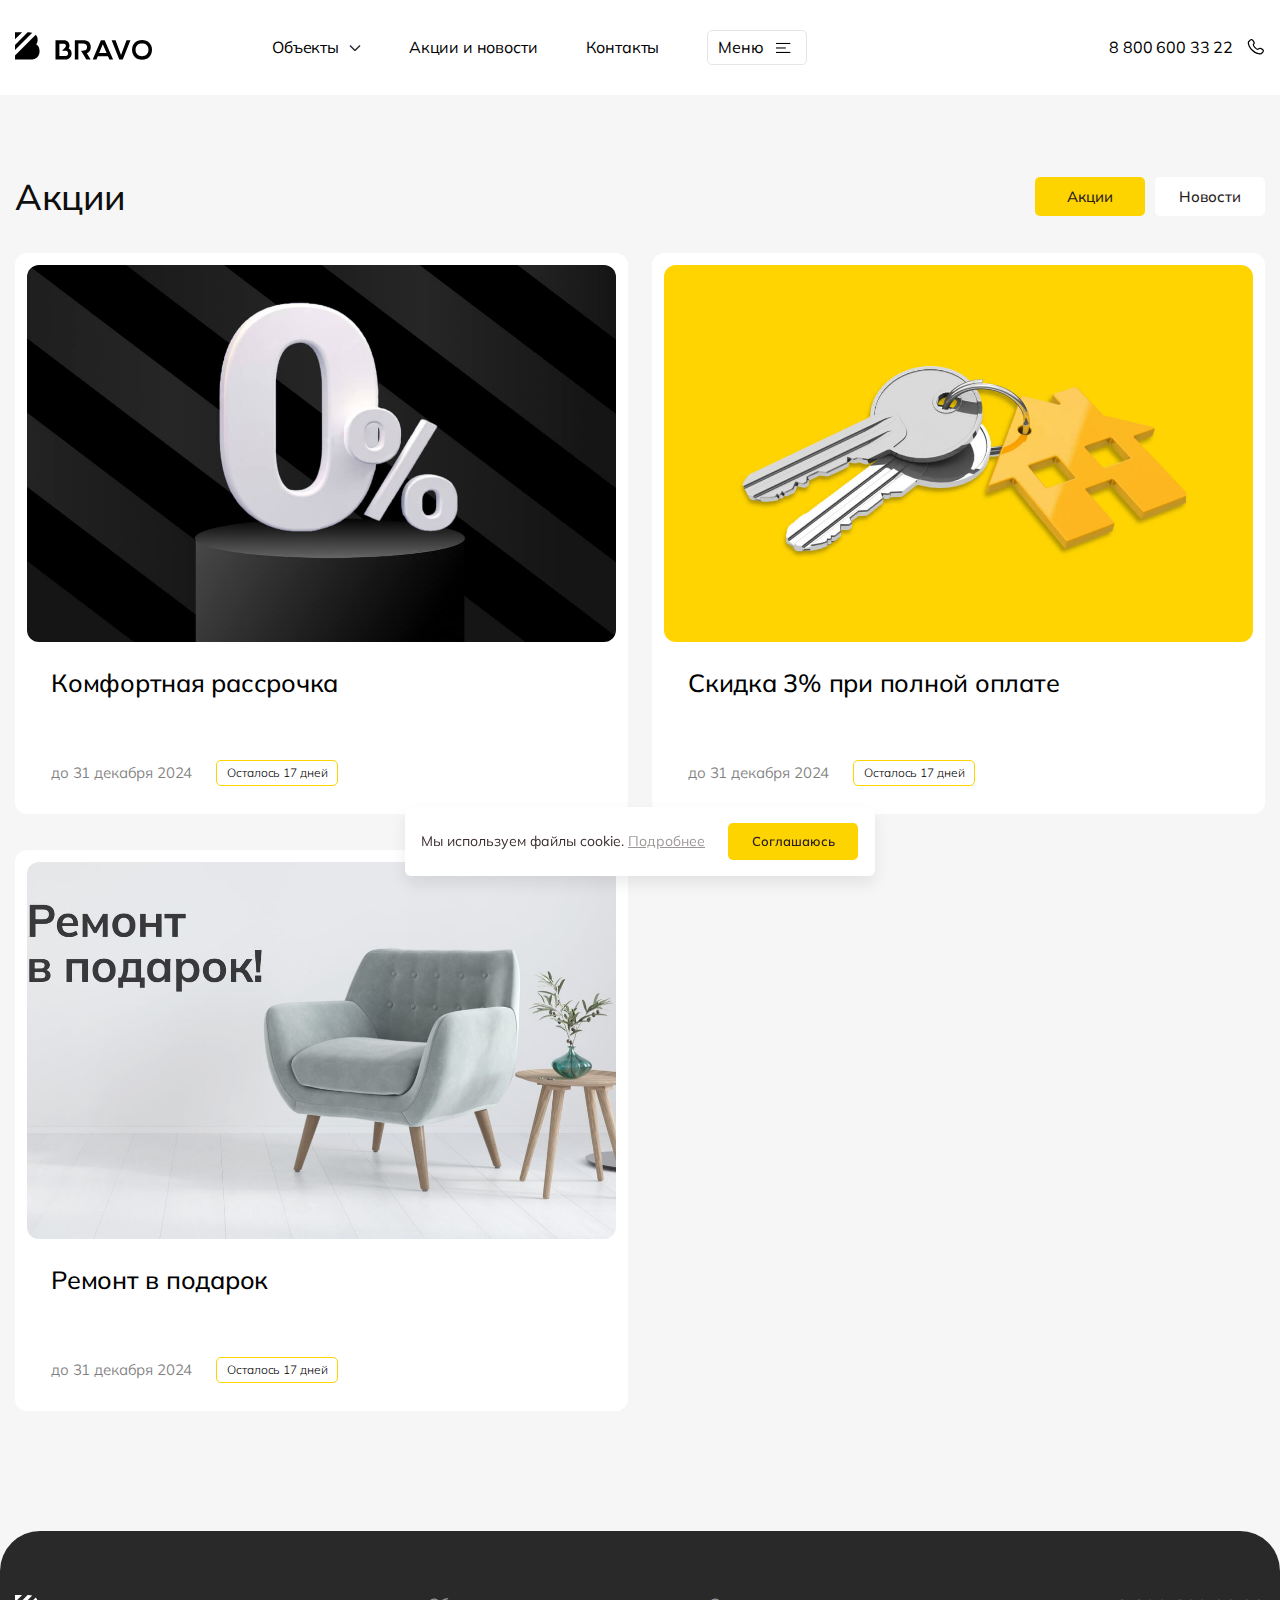
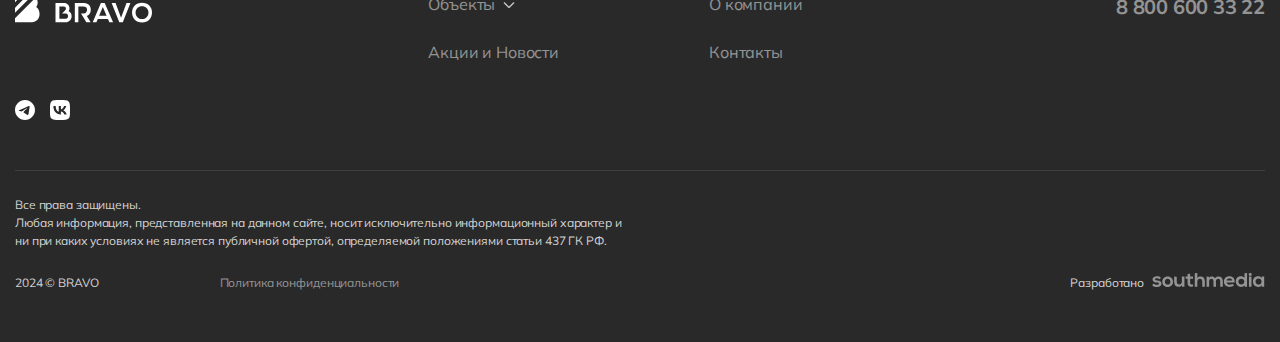
<file: stocks.html>
<!DOCTYPE html>
<html lang="ru">

<head>
  <meta charset="UTF-8">
  <meta name="viewport" content="width=device-width, initial-scale=1.0">
  <title>Акции</title>
  <!--<link rel="stylesheet" href="css/style.min.css">-->
  <link rel="stylesheet" href="css/style.css">
</head>

<body class="seryy">

  <div class="preloader" id="preloader">
    <div class="preloader__content">
      <svg width="374" height="73" viewBox="0 0 374 73" fill="none" xmlns="http://www.w3.org/2000/svg">
        <defs>
          <linearGradient id="gradient" x1="0%" y1="100%" x2="0%" y2="0%">
            <stop offset="0%" stop-color="#131313">
              <animate attributeName="offset" values="0; 1" dur="2s" repeatCount="indefinite" />
            </stop>
            <stop offset="0%" stop-color="#E4E4E4">
              <animate attributeName="offset" values="0; 1" dur="2s" repeatCount="indefinite" />
            </stop>
          </linearGradient>
        </defs>

        <path
          d="M198.002 48.1809L183.376 15.9075L169.136 48.1809H198.002ZM175.975 0.953125H190.514L223.231 71.9976H208.82L203.409 60.0424H163.894L158.658 71.9976H144.203L175.971 0.953125H175.975Z"
          fill="url(#gradient)" />
        <path
          d="M217.551 0.953125H232.743L253.989 55.1362L275.242 0.953125H290.43L260.787 72.001H247.198L217.551 0.953125Z"
          fill="url(#gradient)" />
        <path
          d="M310.34 36.2746C310.34 39.9395 310.968 43.2439 312.22 46.1841C313.476 49.1244 315.221 51.6312 317.46 53.7081C319.694 55.785 322.334 57.3834 325.379 58.5033C328.424 59.6232 331.735 60.1849 335.31 60.1849C338.884 60.1849 342.199 59.6232 345.241 58.5033C348.286 57.3799 350.918 55.7815 353.138 53.7081C355.362 51.6312 357.107 49.1244 358.377 46.1841C359.644 43.2439 360.283 39.943 360.283 36.2746C360.283 32.6063 359.648 29.3193 358.377 26.4102C357.107 23.5012 355.362 21.0394 353.138 19.0249C350.918 17.0105 348.286 15.471 345.241 14.41C342.199 13.3525 338.888 12.8185 335.31 12.8185C331.732 12.8185 328.424 13.349 325.379 14.41C322.334 15.471 319.694 17.007 317.46 19.0249C315.225 21.0394 313.476 23.5012 312.22 26.4102C310.968 29.3193 310.34 32.6063 310.34 36.2746ZM296.619 36.2746C296.619 30.9108 297.557 26.0011 299.434 21.5456C301.307 17.0902 303.943 13.2658 307.331 10.0655C310.72 6.86867 314.791 4.39304 319.537 2.63513C324.283 0.87722 329.541 0 335.31 0C341.079 0 346.303 0.87722 351.064 2.63513C355.825 4.39304 359.9 6.86867 363.292 10.0655C366.68 13.2658 369.312 17.0902 371.189 21.5456C373.062 26.0011 374 30.9108 374 36.2746C374 41.6385 373.062 46.614 371.189 51.1146C369.312 55.6151 366.68 59.488 363.292 62.7265C359.9 65.9718 355.825 68.4925 351.064 70.2955C346.303 72.0985 341.053 73 335.31 73C329.567 73 324.283 72.0985 319.537 70.2955C314.791 68.4925 310.72 65.9718 307.331 62.7265C303.943 59.4846 301.307 55.6151 299.434 51.1146C297.557 46.614 296.619 41.6662 296.619 36.2746Z"
          fill="url(#gradient)" />
        <path
          d="M128.238 45.3862C130.144 43.826 131.721 42.0438 132.977 40.0466C134.229 38.046 135.16 35.8547 135.766 33.4796C136.372 31.0976 136.675 28.5942 136.675 25.9556C136.675 22.048 136.066 18.5461 134.839 15.4567C133.612 12.3639 131.743 9.74267 129.234 7.59296C126.722 5.43978 123.564 3.79629 119.753 2.65902C115.944 1.52176 111.443 0.953125 106.251 0.953125H74.9316V72.0011H88.6525V13.5012H106.598C111.819 13.5012 115.729 14.583 118.329 16.75C120.924 18.9171 122.221 21.9856 122.221 25.9522C122.221 27.984 121.899 29.8251 121.246 31.4755C120.6 33.126 119.617 34.5302 118.303 35.6813C116.989 36.8325 115.36 37.727 113.414 38.365C111.465 39.003 109.194 39.322 106.598 39.322H98.7003L106.729 51.8215L119.453 72.0045H136.245L121.531 49.2765C124.101 48.2467 126.335 46.95 128.238 45.3897"
          fill="url(#gradient)" />
        <path
          d="M51.0679 31.1496C51.0679 31.1496 51.3308 30.7647 51.7032 30.0817C52.8971 27.9979 53.6419 26.0666 53.9267 23.8094C54.6314 20.0162 54.394 15.1551 51.1007 10.2211C49.9506 8.32455 48.4756 6.64639 46.6647 5.25948C46.6537 5.24908 46.6427 5.23868 46.6281 5.22827C43.1231 2.56541 38.3876 0.97393 32.44 0.97393L0.116827 0.953125H0V72.1085H40.0197C52.3786 72.112 62.0248 62.5111 62.4338 50.7224C62.6893 43.3891 60.3526 35.352 51.0642 31.1496H51.0679ZM40.0197 59.2033H15.079V13.8861H32.4436C36.8688 13.8861 40.4687 17.3048 40.4687 21.5071V21.7082C40.4687 24.0105 39.4793 25.602 37.6793 27.4708L25.2875 39.4225H40.0197C45.3758 39.4225 48.8407 44.0756 48.8407 49.228C48.8407 54.3804 45.5438 59.2033 40.0197 59.2033Z"
          fill="url(#gradient)" />
      </svg>
    </div>
  </div>

  <header class="header" id="header">
    <div class="container">
      <div class="header-mobile">
        <a href="/" class="header-mobile__logo">
          <img src="./img/header/header-logo-mobile.svg" alt="logo">
        </a>
        <button class="header-mobile__btn" id="header-mobile-menu-open">
          <svg width="29" height="15" viewBox="0 0 8 15" fill="none" xmlns="http://www.w3.org/2000/svg">
            <line y1="1.20703" x2="20" y2="1.20703" stroke="black" stroke-width="1.5" />
            <line y1="7.45703" x2="13.75" y2="7.45703" stroke="black" stroke-width="1.5" />
            <line y1="13.707" x2="20" y2="13.707" stroke="black" stroke-width="1.5" />
          </svg>
        </button>
      </div>
      <div class="header__content" id="header-content">
        <div class="header__content-mobile">
          <a href="/" class="header__content-mobile__logo">
            <img src="./img/header/header-logo-mobile.svg" alt="logo">
          </a>
          <button class="header__content-mobile__btn" id="header-mobile-menu-close">
            <svg width="17" height="16" viewBox="0 0 17 16" fill="none" xmlns="http://www.w3.org/2000/svg">
              <line x1="1.32709" y1="15.3994" x2="15.4692" y2="1.25722" stroke="black" stroke-width="1.5" />
              <line x1="1.45904" y1="1.32807" x2="15.6012" y2="15.4702" stroke="black" stroke-width="1.5" />
            </svg>
          </button>
        </div>
        <a href="/" class="header__content-logo">
          <img src="./img/header/header-logo.svg" alt="logo">
        </a>
        <nav class="header__content-nav">
          <ul class="header__content-nav__list">
            <li class="header__content-nav__list-item object">
              <button id="object-btn">
                Объекты
                <svg width="12" height="8" viewBox="0 0 12 8" fill="none" xmlns="http://www.w3.org/2000/svg">
                  <path d="M1 1.5L6 6.5L11 1.5" stroke="#282E36" stroke-width="1.5" stroke-linejoin="bevel" />
                </svg>
              </button>
              <ul class="object-list" id="object-list">
                <li class="object-list__item">
                  <a href="#"> ЖК «Кипарис»</a>
                </li>
              </ul>
            </li>
            <li class="header__content-nav__list-item">
              <a href="/stocks.html">
                Акции и новости
              </a>
            </li>
            <li class="header__content-nav__list-item">
              <a href="/contacts.html">
                Контакты
              </a>
            </li>
            <li class="header__content-nav__list-item menu">
              <button class="btn-global" id="header-menu-btn">
                Меню
                <svg width="23" height="12" viewBox="0 0 23 12" fill="none" xmlns="http://www.w3.org/2000/svg">
                  <line y1="0.966406" x2="16" y2="0.966406" stroke="black" stroke-width="1.2" />
                  <line y1="5.96641" x2="11" y2="5.96641" stroke="black" stroke-width="1.2" />
                  <line y1="10.9664" x2="16" y2="10.9664" stroke="black" stroke-width="1.2" />
                </svg>
              </button>
            </li>
            <li class="header__content-nav__list-item mobile">
              <a href="#">
                О застройщике
              </a>
            </li>
          </ul>
        </nav>
        <div class="header__content-tel">
          <a href="tel:+78006003322">
            8 800 600 33 22
            <svg width="20" height="20" viewBox="0 0 20 20" fill="none" xmlns="http://www.w3.org/2000/svg">
              <path
                d="M13.8573 11.5757L14.2373 11.1982L13.3548 10.3116L12.9765 10.6891L13.8573 11.5757ZM15.5115 11.0399L17.104 11.9057L17.6998 10.8074L16.1082 9.94238L15.5115 11.0399ZM17.4098 13.6257L16.2265 14.8032L17.1073 15.6891L18.2907 14.5124L17.4098 13.6257ZM15.5048 15.1816C14.2965 15.2949 11.1715 15.1941 7.78649 11.8291L6.90482 12.7149C10.5982 16.3874 14.114 16.5674 15.6215 16.4266L15.5048 15.1816ZM7.78649 11.8291C4.56065 8.62072 4.02565 5.92322 3.95899 4.75239L2.71065 4.82322C2.79399 6.29655 3.45649 9.28655 6.90482 12.7149L7.78649 11.8291ZM8.93232 6.67905L9.17149 6.44072L8.29149 5.55488L8.05232 5.79239L8.93232 6.67905ZM9.36149 3.41155L8.31149 2.00822L7.31065 2.75822L8.36065 4.16072L9.36149 3.41155ZM4.77732 1.70239L3.46899 3.00239L4.35065 3.88905L5.65815 2.58905L4.77732 1.70239ZM8.49232 6.23572C8.05065 5.79239 8.05065 5.79239 8.05065 5.79405H8.04899L8.04649 5.79738C8.00688 5.83731 7.97143 5.88115 7.94065 5.92822C7.89565 5.99488 7.84649 6.08239 7.80482 6.19322C7.70338 6.47932 7.67811 6.78689 7.73149 7.08572C7.84315 7.80655 8.33982 8.75905 9.61149 10.0241L10.4932 9.13739C9.30232 7.95405 9.01899 7.23405 8.96649 6.89405C8.94149 6.73238 8.96732 6.65239 8.97482 6.63405C8.97982 6.62294 8.97982 6.62127 8.97482 6.62905C8.96739 6.64055 8.95903 6.65142 8.94982 6.66155L8.94149 6.66988L8.93315 6.67738L8.49232 6.23572ZM9.61149 10.0241C10.884 11.2891 11.8415 11.7824 12.5632 11.8924C12.9323 11.9491 13.2298 11.9041 13.4557 11.8199C13.5822 11.7736 13.7003 11.7072 13.8057 11.6232L13.8473 11.5857L13.8532 11.5807L13.8557 11.5782L13.8565 11.5766C13.8565 11.5766 13.8573 11.5757 13.4165 11.1324C12.9748 10.6891 12.9773 10.6882 12.9773 10.6882L12.979 10.6866L12.9807 10.6849L12.9857 10.6807L12.994 10.6724L13.0257 10.6474C13.0334 10.6424 13.0315 10.6429 13.0198 10.6491C12.999 10.6566 12.9173 10.6824 12.7532 10.6574C12.4082 10.6041 11.6832 10.3207 10.4932 9.13739L9.61149 10.0241ZM8.31149 2.00739C7.46149 0.874052 5.79149 0.694052 4.77732 1.70239L5.65815 2.58905C6.10149 2.14822 6.88815 2.19405 7.31065 2.75822L8.31149 2.00739ZM3.95982 4.75322C3.94315 4.46489 4.07565 4.16322 4.35065 3.88989L3.46815 3.00322C3.02065 3.44822 2.66815 4.07822 2.71065 4.82322L3.95982 4.75322ZM16.2265 14.8032C15.9982 15.0316 15.7515 15.1599 15.5057 15.1824L15.6215 16.4266C16.234 16.3691 16.7348 16.0607 17.1082 15.6899L16.2265 14.8032ZM9.17149 6.44072C9.99232 5.62489 10.0532 4.33572 9.36232 3.41238L8.36149 4.16155C8.69732 4.61072 8.64732 5.19988 8.29065 5.55572L9.17149 6.44072ZM17.1048 11.9066C17.7857 12.2766 17.8915 13.1482 17.4107 13.6266L18.2923 14.5124C19.409 13.4016 19.0648 11.5491 17.7007 10.8082L17.1048 11.9066ZM14.2373 11.1991C14.5573 10.8807 15.0723 10.8024 15.5123 11.0407L16.109 9.94322C15.2057 9.45155 14.0857 9.58739 13.3557 10.3124L14.2373 11.1991Z"
                fill="black" />
            </svg>
          </a>
        </div>
      </div>
    </div>

    <div class="header-menu" id="header-menu">
      <div class="container">
        <div class="header-menu__content" id="header-menu-content">
          <ul class="header-menu__content-list">
            <li class="header-menu__content-list__item">
              <h3>
                Компания
              </h3>
            </li>
            <li class="header-menu__content-list__item">
              <a href="/about.html">
                О застройщике
              </a>
            </li>
            <li class="header-menu__content-list__item">
              <a href="/contacts.html">
                Контакты
              </a>
            </li>
          </ul>
          <ul class="header-menu__content-list">
            <li class="header-menu__content-list__item">
              <h3>
                События
              </h3>
            </li>
            <li class="header-menu__content-list__item">
              <a href="/stocks.html">
                Акции
              </a>
            </li>
            <li class="header-menu__content-list__item">
              <a href="/news.html">
                Новости
              </a>
            </li>
          </ul>
        </div>
      </div>
    </div>
  </header>

  <main>

    <section class="stocksAndNews-hero">
      <div class="container">
        <div class="stocksAndNews-hero__content">
          <div class="stocksAndNews-hero__content-top">
            <h2 class="section-title">
              Акции
            </h2>
            <div class="stocksAndNews-hero__content-top__btns">
              <a href="#" class="btn-global active">Акции</a>
              <a href="./news.html" class="btn-global">Новости</a>
            </div>
          </div>
          <ul class="stocksAndNews-hero__content-list">
            <li class="stocksAndNews-hero__content-list__item">
              <a href="/stocks/komfortnaya-rassrochka.html" class="stocksAndNews-hero__content-list__item-link"></a>
              <div class="stocksAndNews-hero__content-list__item-img">
                <img src="./img/stocksAndNews/stocks/stocks-img1.jpg" alt="img">
              </div>
              <article class="stocksAndNews-hero__content-list__item-article">
                <h3>
                  Комфортная рассрочка
                </h3>
                <div class="stocksAndNews-hero__content-list__item-article__bottom">
                  <p>
                    до 31 декабря 2024
                  </p>
                  <span>
                    Осталось 17 дней
                  </span>
                </div>
              </article>
            </li>
            <li class="stocksAndNews-hero__content-list__item">
              <a href="/stocks/skidka-3-pri-polnoj-oplate.html" class="stocksAndNews-hero__content-list__item-link"></a>
              <div class="stocksAndNews-hero__content-list__item-img">
                <img src="./img/stocksAndNews/stocks/stocks-img2.jpg" alt="img">
              </div>
              <article class="stocksAndNews-hero__content-list__item-article">
                <h3>
                  Скидка 3% при полной оплате
                </h3>
                <div class="stocksAndNews-hero__content-list__item-article__bottom">
                  <p>
                    до 31 декабря 2024
                  </p>
                  <span>
                    Осталось 17 дней
                  </span>
                </div>
              </article>
            </li>
            <li class="stocksAndNews-hero__content-list__item">
              <a href="/stocks/remont-v-podarok.html" class="stocksAndNews-hero__content-list__item-link"></a>
              <div class="stocksAndNews-hero__content-list__item-img">
                <img src="./img/stocksAndNews/stocks/stocks-img3.jpg" alt="img">
              </div>
              <article class="stocksAndNews-hero__content-list__item-article">
                <h3>
                  Ремонт в подарок
                </h3>
                <div class="stocksAndNews-hero__content-list__item-article__bottom">
                  <p>
                    до 31 декабря 2024
                  </p>
                  <span>
                    Осталось 17 дней
                  </span>
                </div>
              </article>
            </li>
          </ul>
        </div>
      </div>
    </section>

  </main>

  <footer class="footer">
    <div class="container">
      <div class="footer__content">
        <div class="footer__content-top">
          <div class="footer__content-top__links">
            <a href="/" class="footer__content-top__links-logo">
              <img src="./img/footer/footer-logo.svg" alt="img">
            </a>
          </div>
          <nav class="footer__content-top__nav">
            <ul class="footer__content-top__nav-list">
              <li class="footer__content-top__nav-list__item object">
                <button class="footer-object-btn" id="footer-object-btn">
                  Объекты
                  <svg width="12" height="8" viewBox="0 0 12 8" fill="none" xmlns="http://www.w3.org/2000/svg">
                    <path d="M1 1.5L6 6.5L11 1.5" stroke="white" stroke-width="1.5" stroke-linejoin="bevel" />
                  </svg>
                </button>
                <ul class="object-list" id="footer-object-list">
                  <li class="object-list__item">
                    <a href="#"> ЖК «Кипарис» </a>
                  </li>

                </ul>
              </li>
              <li class="footer__content-top__nav-list__item">
                <a href="/stocks.html">
                  Акции и Новости
                </a>
              </li>
              <li class="footer__content-top__nav-list__item">
                <a href="/about.html">
                  О компании
                </a>
              </li>
              <li class="footer__content-top__nav-list__item">
                <a href="/contacts.html">
                  Контакты
                </a>
              </li>
            </ul>
          </nav>
          <a href="tel:+78006003322" class="footer__content-top__tel">8 800 600 33 22 </a>
        </div>
        <ul class="footer__content-social">
          <li class="footer__content-social__item">
            <a target="_blanc" href="https://t.me/bravodeveloper">
              <svg width="20" height="20" viewBox="0 0 20 20" fill="none" xmlns="http://www.w3.org/2000/svg">
                <g clip-path="url(#clip0_0_505)">
                  <path
                    d="M10 0C4.48 0 0 4.48 0 10C0 15.52 4.48 20 10 20C15.52 20 20 15.52 20 10C20 4.48 15.52 0 10 0ZM14.64 6.8C14.49 8.38 13.84 12.22 13.51 13.99C13.37 14.74 13.09 14.99 12.83 15.02C12.25 15.07 11.81 14.64 11.25 14.27C10.37 13.69 9.87 13.33 9.02 12.77C8.03 12.12 8.67 11.76 9.24 11.18C9.39 11.03 11.95 8.7 12 8.49C12.0069 8.45819 12.006 8.42517 11.9973 8.3938C11.9886 8.36244 11.9724 8.33367 11.95 8.31C11.89 8.26 11.81 8.28 11.74 8.29C11.65 8.31 10.25 9.24 7.52 11.08C7.12 11.35 6.76 11.49 6.44 11.48C6.08 11.47 5.4 11.28 4.89 11.11C4.26 10.91 3.77 10.8 3.81 10.45C3.83 10.27 4.08 10.09 4.55 9.9C7.47 8.63 9.41 7.79 10.38 7.39C13.16 6.23 13.73 6.03 14.11 6.03C14.19 6.03 14.38 6.05 14.5 6.15C14.6 6.23 14.63 6.34 14.64 6.42C14.63 6.48 14.65 6.66 14.64 6.8Z"
                    fill="white" />
                </g>
                <defs>
                </defs>
              </svg>
            </a>
          </li>
          <li class="footer__content-social__item">
            <a target="_blanc" href="https://vk.com/club227636382">
              <svg width="20" height="20" viewBox="0 0 20 20" fill="none" xmlns="http://www.w3.org/2000/svg">
                <g clip-path="url(#clip0_0_507)">
                  <path
                    d="M1.4058 1.4058C0 2.8117 0 5.07464 0 9.6V10.4C0 14.9254 0 17.1883 1.4058 18.5942C2.8117 20 5.07464 20 9.6 20H10.4C14.9254 20 17.1883 20 18.5942 18.5942C20 17.1883 20 14.9254 20 10.4V9.6C20 5.0746 20 2.81165 18.5942 1.4058C17.1883 8.51495e-08 14.9254 0 10.4 0H9.6C5.0746 0 2.81165 8.51495e-08 1.4058 1.4058ZM3.375 6.08339H5.65835C5.73335 9.90005 7.41665 11.5167 8.75 11.85V6.08335H10.9V9.375C12.2167 9.23335 13.6 7.73335 14.0667 6.08335H16.2167C16.0408 6.93907 15.6902 7.74929 15.1869 8.46336C14.6836 9.17743 14.0384 9.77998 13.2917 10.2333C14.1255 10.6473 14.8619 11.2335 15.4523 11.9532C16.0427 12.6729 16.4737 13.5097 16.7167 14.4083H14.35C14.1319 13.6278 13.6882 12.929 13.0744 12.3997C12.4606 11.8704 11.7042 11.5342 10.9 11.4333V14.4083H10.6417C6.08335 14.4083 3.48335 11.2833 3.375 6.08335"
                    fill="white" />
                </g>
              </svg>
            </a>
          </li>
        </ul>
        <div class="footer__content-bottom">
          <div class="footer__content-bottom__left">
            <p>
              Все права защищены. <br>
              Любая информация, представленная на данном сайте, носит исключительно информационный характер и ни при
              каких условиях не является публичной офертой, определяемой положениями статьи 437 ГК РФ.
            </p>
            <div class="footer__content-bottom__left-links">
              <p>
                2024 © BRAVO
              </p>
              <a href="#">
                Политика конфиденциальности
              </a>
            </div>
          </div>
          <p>
            Разработано
            <svg width="113" height="14" viewBox="0 0 113 14" fill="none" xmlns="http://www.w3.org/2000/svg">
              <g opacity="0.5">
                <path
                  d="M7.52859 6.26832C6.79475 5.59367 5.95259 5.36878 4.96269 5.36878C3.74622 5.36878 3.07153 5.7372 3.07153 6.3688C3.07153 7.02432 3.68221 7.38798 5.00701 7.46931C6.96221 7.59373 9.43945 8.01955 9.43945 10.6943C9.43945 12.4694 7.94719 14.0006 4.98239 14.0006C3.34239 14.0006 1.70238 13.7374 0.19043 12.2063L1.45614 10.4311C2.18995 11.2254 3.87429 11.8187 5.0267 11.8379C5.99201 11.857 6.89818 11.3689 6.89818 10.6321C6.89818 9.93827 6.31211 9.65119 4.83957 9.56985C2.88437 9.42629 0.554874 8.73249 0.554874 6.44537C0.554874 4.11994 3.03211 3.30176 4.92823 3.30176C6.54851 3.30176 7.76498 3.60796 8.96173 4.62713L7.52859 6.26832Z"
                  fill="white" />
                <path
                  d="M21.0522 8.63664C21.0522 11.5362 19.0132 13.8856 15.6495 13.8856C12.2858 13.8856 10.2715 11.5362 10.2715 8.63664C10.2715 5.75618 12.3301 3.3877 15.6298 3.3877C18.9295 3.3877 21.0522 5.75618 21.0522 8.63664ZM12.8374 8.63664C12.8374 10.1678 13.783 11.5984 15.6544 11.5984C17.5259 11.5984 18.4715 10.1678 18.4715 8.63664C18.4715 7.12463 17.3782 5.6557 15.6544 5.6557C13.8027 5.6557 12.8374 7.12463 12.8374 8.63664Z"
                  fill="white" />
                <path
                  d="M24.7309 3.62609V8.86065C24.7309 10.3918 25.5928 11.5545 27.2328 11.5545C28.8089 11.5545 29.8824 10.2674 29.8824 8.73627V3.58301L32.4235 3.59259V13.679H30.1334L29.9662 12.3105C28.8925 13.3297 27.9074 13.8225 26.4546 13.8225C23.9774 13.8225 22.1699 12.0043 22.1699 8.8798V3.6165L24.7309 3.62609Z"
                  fill="white" />
                <path
                  d="M38.1208 0.682617L38.1614 3.61284H41.018V5.75642H38.1367V10.1058C38.1367 11.0676 38.6835 11.5365 39.4813 11.5365C39.4813 11.5365 40.1363 11.5413 40.7815 11.3068L41.2542 13.2973C41.2542 13.2973 40.0919 13.7566 39.3139 13.7805C37.0633 13.8619 35.5956 12.6178 35.5956 10.1058V5.75642H33.6602V3.61284H35.5956V0.904625L38.1208 0.682617Z"
                  fill="white" />
                <path
                  d="M45.3424 0V4.96186C46.2682 3.79913 47.4009 3.44985 48.578 3.44985C51.5183 3.44985 52.8233 5.38768 52.8233 8.34948V13.6558H50.2575V8.36863C50.2575 6.53127 49.2676 5.75614 47.9033 5.75614C46.3916 5.75614 45.3375 7.00017 45.3375 8.51218V13.6558H42.7715V0.263164L45.3424 0Z"
                  fill="white" />
                <path
                  d="M61.4711 13.7227V8.33022C61.4711 7.00482 60.7569 5.79906 59.3485 5.79906C57.9595 5.79906 57.142 7.00482 57.142 8.33022V13.7179H54.5762V3.6124L56.9499 3.63633L57.1371 4.86123C57.6838 3.84206 58.8804 3.47363 59.8703 3.47363C61.1116 3.47363 62.3476 3.96168 62.9388 5.35407C63.8646 3.92342 65.0614 3.51671 66.4057 3.51671C69.3459 3.51671 70.799 5.27273 70.799 8.29193V13.7227H68.2329V8.29193C68.2329 6.96656 67.6667 5.84211 66.2777 5.84211C64.8891 5.84211 63.8843 7.00482 63.8843 8.33501L64.0271 13.7227H61.4711Z"
                  fill="white" />
                <path
                  d="M74.5471 9.50727C74.7146 10.7513 75.8276 11.6509 77.635 11.6509C78.5806 11.6509 79.8218 11.3016 80.4078 10.713L82.0478 12.2872C80.9545 13.3877 79.1666 13.9189 77.5907 13.9189C74.0201 13.9189 71.8975 11.7753 71.8975 8.55029C71.8975 5.48804 74.0399 3.28223 77.4035 3.28223C80.8707 3.28223 83.0377 5.36362 82.6338 9.50727H74.5471ZM80.1762 7.44502C80.0087 6.13876 78.9599 5.48324 77.4873 5.48324C76.0984 5.48324 74.9656 6.13876 74.5866 7.44502H80.1762Z"
                  fill="white" />
                <path
                  d="M95.0483 0V13.6606H92.6548L92.4874 12.273C91.6895 13.4788 90.4091 13.8855 89.1481 13.8855C86.0997 13.8855 83.8096 11.9237 83.8096 8.61743C83.8096 5.14844 86.0602 3.34937 89.0843 3.34937C90.1775 3.34937 91.8768 3.92354 92.4874 4.96183V0.267949L95.0483 0ZM86.3656 8.61743C86.3656 10.3735 87.6707 11.5792 89.3058 11.5792C90.9261 11.5792 92.3102 10.4357 92.3102 8.61743C92.3102 6.86141 90.9212 5.67956 89.3058 5.67956C87.6707 5.67477 86.3656 6.79922 86.3656 8.61743Z"
                  fill="white" />
                <path
                  d="M99.7377 1.45436C99.7377 3.39221 96.7139 3.39221 96.7139 1.45436C96.709 -0.483485 99.7377 -0.483485 99.7377 1.45436ZM96.9406 3.53576V13.6508H99.5064V3.54532L96.9406 3.53576Z"
                  fill="white" />
                <path
                  d="M109.721 3.57942L112.193 3.59377V13.661H109.775L109.646 12.1921C109.056 13.3739 107.44 13.9481 106.283 13.9672C103.215 13.9864 100.944 12.149 100.944 8.61782C100.944 5.14883 103.318 3.33062 106.347 3.34976C107.736 3.34976 109.056 3.98134 109.646 4.98137L109.721 3.57942ZM103.515 8.61782C103.515 10.5365 104.879 11.6801 106.583 11.6801C110.617 11.6801 110.617 5.57468 106.583 5.57468C104.879 5.57468 103.515 6.6991 103.515 8.61782Z"
                  fill="white" />
              </g>
            </svg>
          </p>
        </div>
      </div>
    </div>
  </footer>

  <div class="cookie" data-js='cookie'>
    <div class="cookie__text" data-js='cookieText'>Мы используем файлы cookie, чтобы персонализировать сервисы и
      улучшить пользование сайтом.
      Cookie — небольшие файлы с информацией о предыдущих посещениях сайта. Если вы не хотите использовать файлы cookie,
      измените настройки браузера.</div>
    <div class="cookie__title">Мы используем файлы cookie. <button type="button" class="cookie__more"
        data-js='cookieMore'>Подробнее</button></div>
    <button class="cookie__accept" data-js='cookieBtn'>Соглашаюсь</button>
  </div>

  <script src="js/fetch.umd.min.js"></script>
  <script src="js/main.min.js"></script>
</body>

</html>
</file>
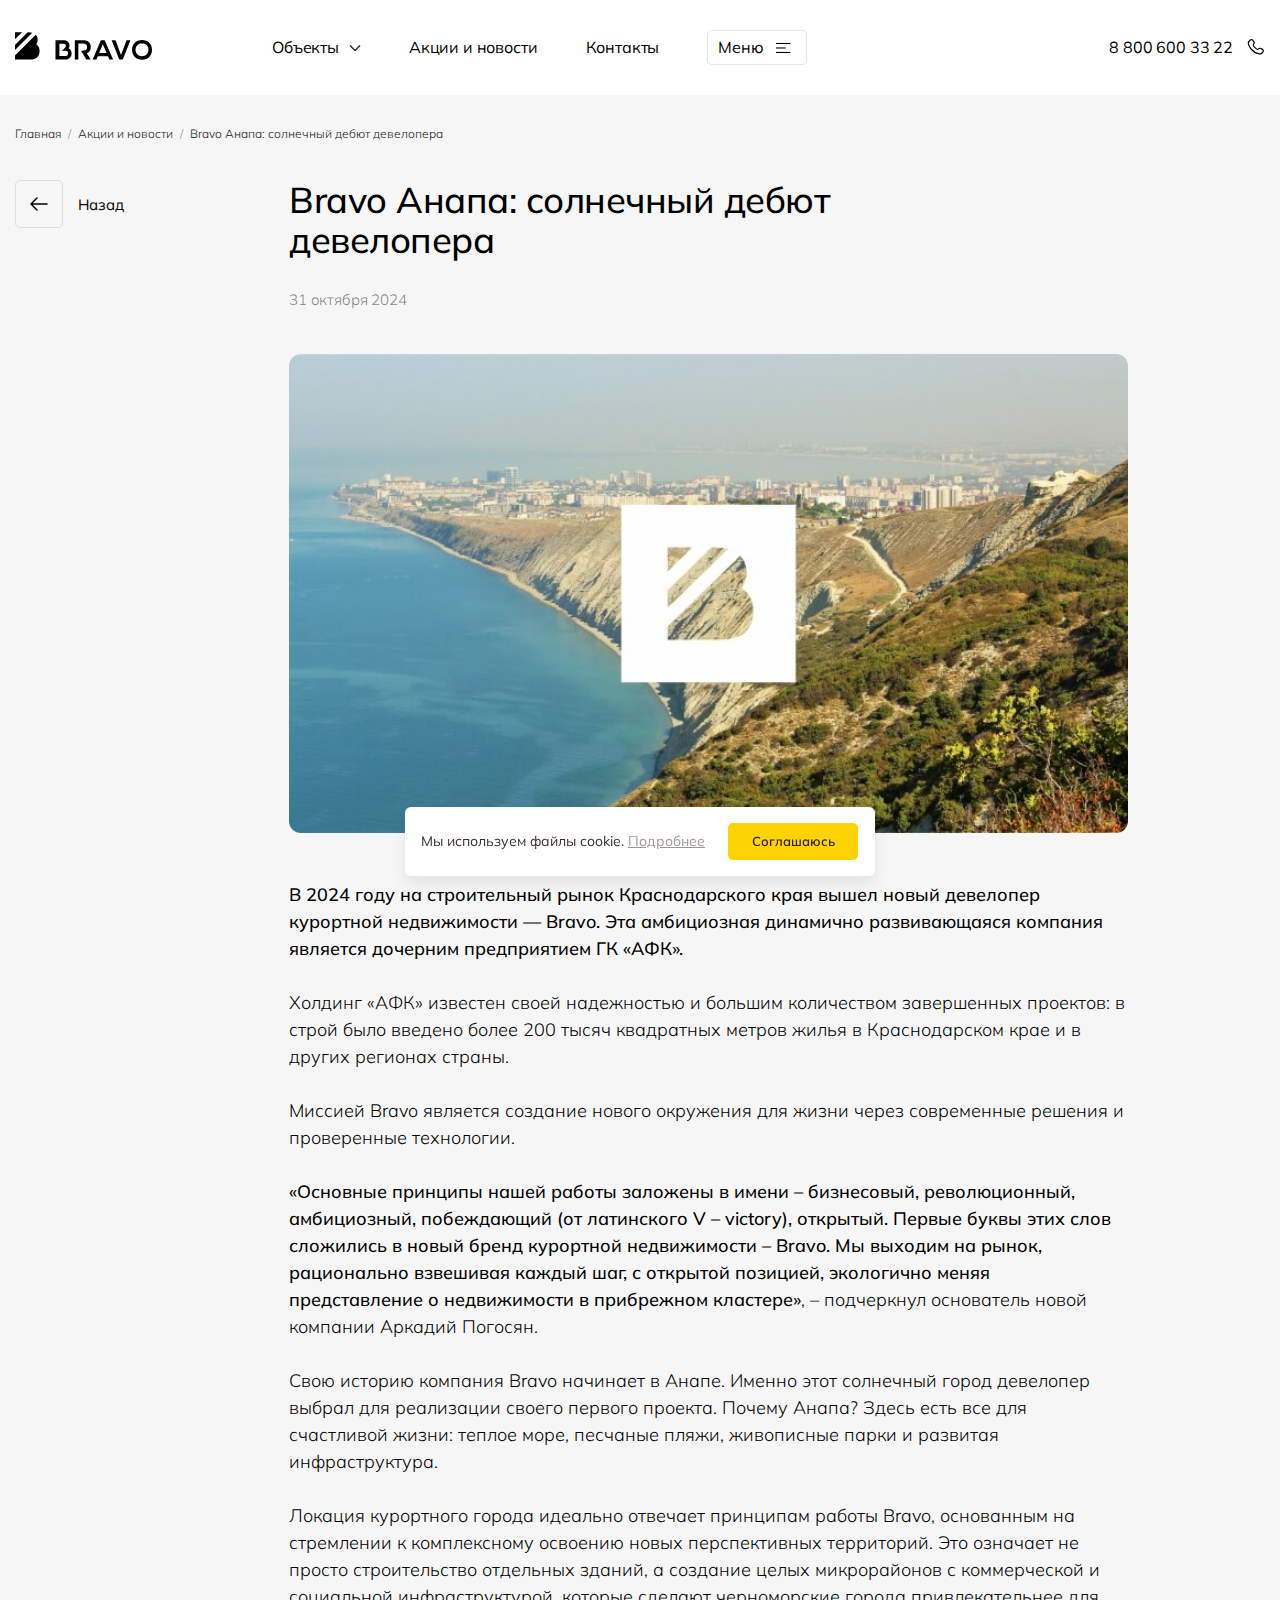
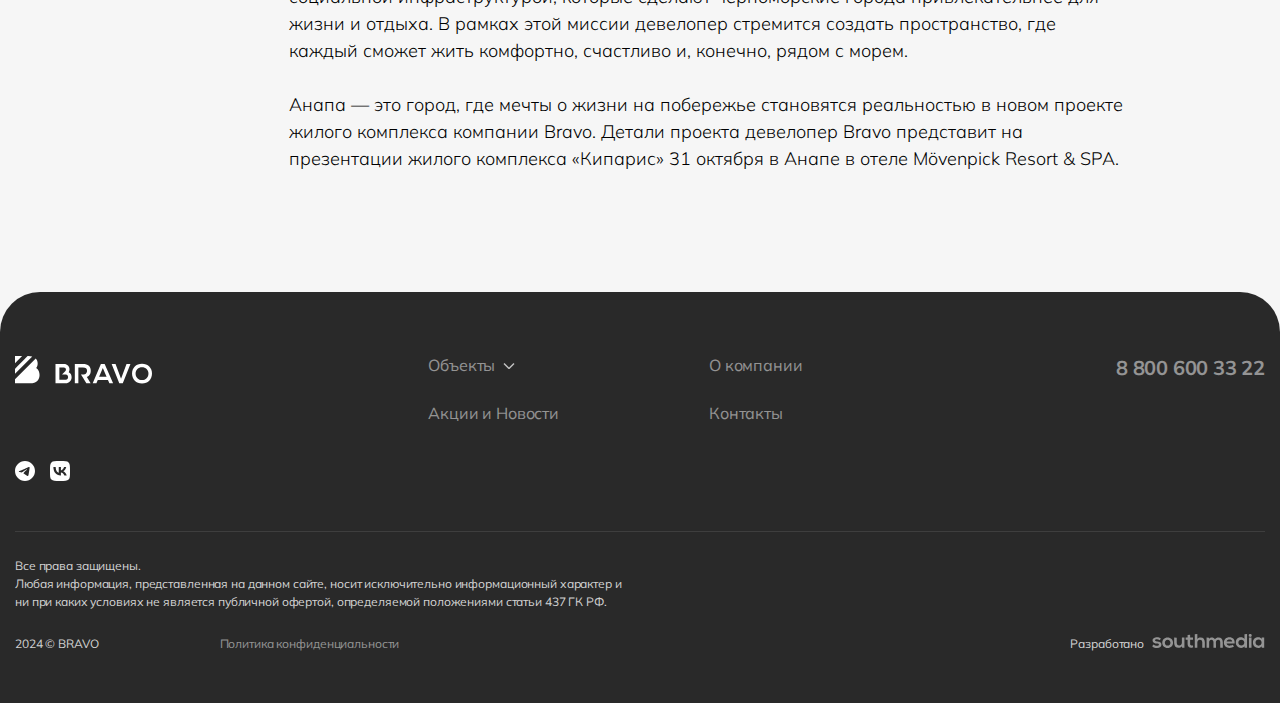
<file: news/bravo-anapa-solnechnyj-debyut-developera.html>
<!DOCTYPE html>
<html lang="ru">

<head>
  <meta charset="UTF-8">
  <meta name="viewport" content="width=device-width, initial-scale=1.0">
  <title>Bravo Анапа: солнечный дебют девелопера</title>
  <!--<link rel="stylesheet" href="css/style.min.css">-->
  <link rel="stylesheet" href="../css/style.css">
</head>

<body class="seryy">

  <div class="preloader" id="preloader">
    <div class="preloader__content">
      <svg width="374" height="73" viewBox="0 0 374 73" fill="none" xmlns="http://www.w3.org/2000/svg">
        <defs>
          <linearGradient id="gradient" x1="0%" y1="100%" x2="0%" y2="0%">
            <stop offset="0%" stop-color="#131313">
              <animate attributeName="offset" values="0; 1" dur="2s" repeatCount="indefinite" />
            </stop>
            <stop offset="0%" stop-color="#E4E4E4">
              <animate attributeName="offset" values="0; 1" dur="2s" repeatCount="indefinite" />
            </stop>
          </linearGradient>
        </defs>

        <path
          d="M198.002 48.1809L183.376 15.9075L169.136 48.1809H198.002ZM175.975 0.953125H190.514L223.231 71.9976H208.82L203.409 60.0424H163.894L158.658 71.9976H144.203L175.971 0.953125H175.975Z"
          fill="url(#gradient)" />
        <path
          d="M217.551 0.953125H232.743L253.989 55.1362L275.242 0.953125H290.43L260.787 72.001H247.198L217.551 0.953125Z"
          fill="url(#gradient)" />
        <path
          d="M310.34 36.2746C310.34 39.9395 310.968 43.2439 312.22 46.1841C313.476 49.1244 315.221 51.6312 317.46 53.7081C319.694 55.785 322.334 57.3834 325.379 58.5033C328.424 59.6232 331.735 60.1849 335.31 60.1849C338.884 60.1849 342.199 59.6232 345.241 58.5033C348.286 57.3799 350.918 55.7815 353.138 53.7081C355.362 51.6312 357.107 49.1244 358.377 46.1841C359.644 43.2439 360.283 39.943 360.283 36.2746C360.283 32.6063 359.648 29.3193 358.377 26.4102C357.107 23.5012 355.362 21.0394 353.138 19.0249C350.918 17.0105 348.286 15.471 345.241 14.41C342.199 13.3525 338.888 12.8185 335.31 12.8185C331.732 12.8185 328.424 13.349 325.379 14.41C322.334 15.471 319.694 17.007 317.46 19.0249C315.225 21.0394 313.476 23.5012 312.22 26.4102C310.968 29.3193 310.34 32.6063 310.34 36.2746ZM296.619 36.2746C296.619 30.9108 297.557 26.0011 299.434 21.5456C301.307 17.0902 303.943 13.2658 307.331 10.0655C310.72 6.86867 314.791 4.39304 319.537 2.63513C324.283 0.87722 329.541 0 335.31 0C341.079 0 346.303 0.87722 351.064 2.63513C355.825 4.39304 359.9 6.86867 363.292 10.0655C366.68 13.2658 369.312 17.0902 371.189 21.5456C373.062 26.0011 374 30.9108 374 36.2746C374 41.6385 373.062 46.614 371.189 51.1146C369.312 55.6151 366.68 59.488 363.292 62.7265C359.9 65.9718 355.825 68.4925 351.064 70.2955C346.303 72.0985 341.053 73 335.31 73C329.567 73 324.283 72.0985 319.537 70.2955C314.791 68.4925 310.72 65.9718 307.331 62.7265C303.943 59.4846 301.307 55.6151 299.434 51.1146C297.557 46.614 296.619 41.6662 296.619 36.2746Z"
          fill="url(#gradient)" />
        <path
          d="M128.238 45.3862C130.144 43.826 131.721 42.0438 132.977 40.0466C134.229 38.046 135.16 35.8547 135.766 33.4796C136.372 31.0976 136.675 28.5942 136.675 25.9556C136.675 22.048 136.066 18.5461 134.839 15.4567C133.612 12.3639 131.743 9.74267 129.234 7.59296C126.722 5.43978 123.564 3.79629 119.753 2.65902C115.944 1.52176 111.443 0.953125 106.251 0.953125H74.9316V72.0011H88.6525V13.5012H106.598C111.819 13.5012 115.729 14.583 118.329 16.75C120.924 18.9171 122.221 21.9856 122.221 25.9522C122.221 27.984 121.899 29.8251 121.246 31.4755C120.6 33.126 119.617 34.5302 118.303 35.6813C116.989 36.8325 115.36 37.727 113.414 38.365C111.465 39.003 109.194 39.322 106.598 39.322H98.7003L106.729 51.8215L119.453 72.0045H136.245L121.531 49.2765C124.101 48.2467 126.335 46.95 128.238 45.3897"
          fill="url(#gradient)" />
        <path
          d="M51.0679 31.1496C51.0679 31.1496 51.3308 30.7647 51.7032 30.0817C52.8971 27.9979 53.6419 26.0666 53.9267 23.8094C54.6314 20.0162 54.394 15.1551 51.1007 10.2211C49.9506 8.32455 48.4756 6.64639 46.6647 5.25948C46.6537 5.24908 46.6427 5.23868 46.6281 5.22827C43.1231 2.56541 38.3876 0.97393 32.44 0.97393L0.116827 0.953125H0V72.1085H40.0197C52.3786 72.112 62.0248 62.5111 62.4338 50.7224C62.6893 43.3891 60.3526 35.352 51.0642 31.1496H51.0679ZM40.0197 59.2033H15.079V13.8861H32.4436C36.8688 13.8861 40.4687 17.3048 40.4687 21.5071V21.7082C40.4687 24.0105 39.4793 25.602 37.6793 27.4708L25.2875 39.4225H40.0197C45.3758 39.4225 48.8407 44.0756 48.8407 49.228C48.8407 54.3804 45.5438 59.2033 40.0197 59.2033Z"
          fill="url(#gradient)" />
      </svg>
    </div>
  </div>

  <header class="header" id="header">
    <div class="container">
      <div class="header-mobile">
        <a href="/" class="header-mobile__logo">
          <img src="../img/header/header-logo-mobile.svg" alt="logo">
        </a>
        <button class="header-mobile__btn" id="header-mobile-menu-open">
          <svg width="29" height="15" viewBox="0 0 8 15" fill="none" xmlns="http://www.w3.org/2000/svg">
            <line y1="1.20703" x2="20" y2="1.20703" stroke="black" stroke-width="1.5" />
            <line y1="7.45703" x2="13.75" y2="7.45703" stroke="black" stroke-width="1.5" />
            <line y1="13.707" x2="20" y2="13.707" stroke="black" stroke-width="1.5" />
          </svg>
        </button>
      </div>
      <div class="header__content" id="header-content">
        <div class="header__content-mobile">
          <a href="/" class="header__content-mobile__logo">
            <img src="../img/header/header-logo-mobile.svg" alt="logo">
          </a>
          <button class="header__content-mobile__btn" id="header-mobile-menu-close">
            <svg width="17" height="16" viewBox="0 0 17 16" fill="none" xmlns="http://www.w3.org/2000/svg">
              <line x1="1.32709" y1="15.3994" x2="15.4692" y2="1.25722" stroke="black" stroke-width="1.5" />
              <line x1="1.45904" y1="1.32807" x2="15.6012" y2="15.4702" stroke="black" stroke-width="1.5" />
            </svg>
          </button>
        </div>
        <a href="/" class="header__content-logo">
          <img src="../img/header/header-logo.svg" alt="logo">
        </a>
        <nav class="header__content-nav">
          <ul class="header__content-nav__list">
            <li class="header__content-nav__list-item object">
              <button id="object-btn">
                Объекты
                <svg width="12" height="8" viewBox="0 0 12 8" fill="none" xmlns="http://www.w3.org/2000/svg">
                  <path d="M1 1.5L6 6.5L11 1.5" stroke="#282E36" stroke-width="1.5" stroke-linejoin="bevel" />
                </svg>
              </button>
              <ul class="object-list" id="object-list">
                <li class="object-list__item">
                  <a href="#"> ЖК «Кипарис»</a>
                </li>
              </ul>
            </li>
            <li class="header__content-nav__list-item">
              <a href="/stocks.html">
                Акции и новости
              </a>
            </li>
            <li class="header__content-nav__list-item">
              <a href="/contacts.html">
                Контакты
              </a>
            </li>
            <li class="header__content-nav__list-item menu">
              <button class="btn-global" id="header-menu-btn">
                Меню
                <svg width="23" height="12" viewBox="0 0 23 12" fill="none" xmlns="http://www.w3.org/2000/svg">
                  <line y1="0.966406" x2="16" y2="0.966406" stroke="black" stroke-width="1.2" />
                  <line y1="5.96641" x2="11" y2="5.96641" stroke="black" stroke-width="1.2" />
                  <line y1="10.9664" x2="16" y2="10.9664" stroke="black" stroke-width="1.2" />
                </svg>
              </button>
            </li>
            <li class="header__content-nav__list-item mobile">
              <a href="#">
                О застройщике
              </a>
            </li>
          </ul>
        </nav>
        <div class="header__content-tel">
          <a href="tel:+78006003322">
            8 800 600 33 22
            <svg width="20" height="20" viewBox="0 0 20 20" fill="none" xmlns="http://www.w3.org/2000/svg">
              <path
                d="M13.8573 11.5757L14.2373 11.1982L13.3548 10.3116L12.9765 10.6891L13.8573 11.5757ZM15.5115 11.0399L17.104 11.9057L17.6998 10.8074L16.1082 9.94238L15.5115 11.0399ZM17.4098 13.6257L16.2265 14.8032L17.1073 15.6891L18.2907 14.5124L17.4098 13.6257ZM15.5048 15.1816C14.2965 15.2949 11.1715 15.1941 7.78649 11.8291L6.90482 12.7149C10.5982 16.3874 14.114 16.5674 15.6215 16.4266L15.5048 15.1816ZM7.78649 11.8291C4.56065 8.62072 4.02565 5.92322 3.95899 4.75239L2.71065 4.82322C2.79399 6.29655 3.45649 9.28655 6.90482 12.7149L7.78649 11.8291ZM8.93232 6.67905L9.17149 6.44072L8.29149 5.55488L8.05232 5.79239L8.93232 6.67905ZM9.36149 3.41155L8.31149 2.00822L7.31065 2.75822L8.36065 4.16072L9.36149 3.41155ZM4.77732 1.70239L3.46899 3.00239L4.35065 3.88905L5.65815 2.58905L4.77732 1.70239ZM8.49232 6.23572C8.05065 5.79239 8.05065 5.79239 8.05065 5.79405H8.04899L8.04649 5.79738C8.00688 5.83731 7.97143 5.88115 7.94065 5.92822C7.89565 5.99488 7.84649 6.08239 7.80482 6.19322C7.70338 6.47932 7.67811 6.78689 7.73149 7.08572C7.84315 7.80655 8.33982 8.75905 9.61149 10.0241L10.4932 9.13739C9.30232 7.95405 9.01899 7.23405 8.96649 6.89405C8.94149 6.73238 8.96732 6.65239 8.97482 6.63405C8.97982 6.62294 8.97982 6.62127 8.97482 6.62905C8.96739 6.64055 8.95903 6.65142 8.94982 6.66155L8.94149 6.66988L8.93315 6.67738L8.49232 6.23572ZM9.61149 10.0241C10.884 11.2891 11.8415 11.7824 12.5632 11.8924C12.9323 11.9491 13.2298 11.9041 13.4557 11.8199C13.5822 11.7736 13.7003 11.7072 13.8057 11.6232L13.8473 11.5857L13.8532 11.5807L13.8557 11.5782L13.8565 11.5766C13.8565 11.5766 13.8573 11.5757 13.4165 11.1324C12.9748 10.6891 12.9773 10.6882 12.9773 10.6882L12.979 10.6866L12.9807 10.6849L12.9857 10.6807L12.994 10.6724L13.0257 10.6474C13.0334 10.6424 13.0315 10.6429 13.0198 10.6491C12.999 10.6566 12.9173 10.6824 12.7532 10.6574C12.4082 10.6041 11.6832 10.3207 10.4932 9.13739L9.61149 10.0241ZM8.31149 2.00739C7.46149 0.874052 5.79149 0.694052 4.77732 1.70239L5.65815 2.58905C6.10149 2.14822 6.88815 2.19405 7.31065 2.75822L8.31149 2.00739ZM3.95982 4.75322C3.94315 4.46489 4.07565 4.16322 4.35065 3.88989L3.46815 3.00322C3.02065 3.44822 2.66815 4.07822 2.71065 4.82322L3.95982 4.75322ZM16.2265 14.8032C15.9982 15.0316 15.7515 15.1599 15.5057 15.1824L15.6215 16.4266C16.234 16.3691 16.7348 16.0607 17.1082 15.6899L16.2265 14.8032ZM9.17149 6.44072C9.99232 5.62489 10.0532 4.33572 9.36232 3.41238L8.36149 4.16155C8.69732 4.61072 8.64732 5.19988 8.29065 5.55572L9.17149 6.44072ZM17.1048 11.9066C17.7857 12.2766 17.8915 13.1482 17.4107 13.6266L18.2923 14.5124C19.409 13.4016 19.0648 11.5491 17.7007 10.8082L17.1048 11.9066ZM14.2373 11.1991C14.5573 10.8807 15.0723 10.8024 15.5123 11.0407L16.109 9.94322C15.2057 9.45155 14.0857 9.58739 13.3557 10.3124L14.2373 11.1991Z"
                fill="black" />
            </svg>
          </a>
        </div>
      </div>
    </div>

    <div class="header-menu" id="header-menu">
      <div class="container">
        <div class="header-menu__content" id="header-menu-content">
          <ul class="header-menu__content-list">
            <li class="header-menu__content-list__item">
              <h3>
                Компания
              </h3>
            </li>
            <li class="header-menu__content-list__item">
              <a href="/about.html">
                О застройщике
              </a>
            </li>
            <li class="header-menu__content-list__item">
              <a href="/contacts.html">
                Контакты
              </a>
            </li>
          </ul>
          <ul class="header-menu__content-list">
            <li class="header-menu__content-list__item">
              <h3>
                События
              </h3>
            </li>
            <li class="header-menu__content-list__item">
              <a href="/stocks.html">
                Акции
              </a>
            </li>
            <li class="header-menu__content-list__item">
              <a href="/news.html">
                Новости
              </a>
            </li>
          </ul>
        </div>
      </div>
    </div>
  </header>

  <main>

    <div class="stocksAndNews-header">
      <div class="container">
        <div class="stocksAndNews-header__content">
          <a href="/">
            Главная
          </a>
          /
          <a href="/stocks.html">
            Акции и новости
          </a>
          /
          <a href="#">
            Bravo Анапа: солнечный дебют девелопера
          </a>
        </div>
      </div>
    </div>

    <section class="stocksAndNews-page">
      <div class="container">
        <span class="stocksAndNews-page__link">
          <a href="/news.html" class="btn-arrow">
            <svg width="18" height="14" viewBox="0 0 18 14" fill="none" xmlns="http://www.w3.org/2000/svg">
              <path d="M17 7L1 7M1 7L7 1M1 7L7 13" stroke="black" stroke-width="1.5" stroke-linecap="round"
                stroke-linejoin="round" />
            </svg>
          </a>
          Назад
        </span>
        <div class="stocksAndNews-page__content">
          <h1>
            Bravo Анапа: солнечный дебют девелопера
          </h1>
          <div class="stocksAndNews-page__content-date">
            <p>
              31 октября 2024
            </p>
          </div>
          <div class="stocksAndNews-page__content-img">
            <img src="../img/stocksAndNews/news/news-img1.jpg" alt="img">
          </div>
          <div class="stocksAndNews-page__content-info">
            <div class="stocksAndNews-page__content-info__descr">
              <p>
                <span>В 2024 году на строительный рынок Краснодарского края вышел новый девелопер курортной недвижимости
                  — Bravo. Эта амбициозная динамично развивающаяся компания является дочерним предприятием ГК
                  «АФК».</span>
              </p>
            </div>
            <div class="stocksAndNews-page__content-info__descr">
              <p>
                Холдинг «АФК» известен своей надежностью и большим количеством завершенных проектов: в строй было
                введено более 200 тысяч квадратных метров жилья в Краснодарском крае и в других регионах страны.
              </p>
            </div>
            <div class="stocksAndNews-page__content-info__descr">
              <p>
                Миссией Bravo является создание нового окружения для жизни через современные решения и проверенные
                технологии.
              </p>
            </div>
            <div class="stocksAndNews-page__content-info__descr">
              <p>
                <span>«Основные принципы нашей работы заложены в имени – бизнесовый, революционный, амбициозный,
                  побеждающий (от латинского V – victory), открытый. Первые буквы этих слов сложились в новый бренд
                  курортной недвижимости – Bravo. Мы выходим на рынок, рационально взвешивая каждый шаг, с открытой
                  позицией, экологично меняя представление о недвижимости в прибрежном кластере»</span>, – подчеркнул
                основатель новой компании Аркадий Погосян.
              </p>
            </div>
            <div class="stocksAndNews-page__content-info__descr">
              <p>
                Свою историю компания Bravo начинает в Анапе. Именно этот солнечный город девелопер выбрал для
                реализации своего первого проекта. Почему Анапа? Здесь есть все для счастливой жизни: теплое море,
                песчаные пляжи, живописные парки и развитая инфраструктура.
              </p>
            </div>
            <div class="stocksAndNews-page__content-info__descr">
              <p>
                Локация курортного города идеально отвечает принципам работы Bravo, основанным на стремлении к
                комплексному освоению новых перспективных территорий. Это означает не просто строительство отдельных
                зданий, а создание целых микрорайонов с коммерческой и социальной инфраструктурой, которые сделают
                черноморские города привлекательнее для жизни и отдыха. В рамках этой миссии девелопер стремится создать
                пространство, где каждый сможет жить комфортно, счастливо и, конечно, рядом с морем.
              </p>
            </div>
            <div class="stocksAndNews-page__content-info__descr">
              <p>
                Анапа — это город, где мечты о жизни на побережье становятся реальностью в новом проекте жилого
                комплекса компании Bravo. Детали проекта девелопер Bravo представит на презентации жилого комплекса
                «Кипарис» 31 октября в Анапе в отеле Mövenpick Resort & SPA.
              </p>
            </div>
          </div>
        </div>
      </div>
    </section>

  </main>

  <footer class="footer">
    <div class="container">
      <div class="footer__content">
        <div class="footer__content-top">
          <div class="footer__content-top__links">
            <a href="/" class="footer__content-top__links-logo">
              <img src="../img/footer/footer-logo.svg" alt="img">
            </a>
          </div>
          <nav class="footer__content-top__nav">
            <ul class="footer__content-top__nav-list">
              <li class="footer__content-top__nav-list__item object">
                <button class="footer-object-btn" id="footer-object-btn">
                  Объекты
                  <svg width="12" height="8" viewBox="0 0 12 8" fill="none" xmlns="http://www.w3.org/2000/svg">
                    <path d="M1 1.5L6 6.5L11 1.5" stroke="white" stroke-width="1.5" stroke-linejoin="bevel" />
                  </svg>
                </button>
                <ul class="object-list" id="footer-object-list">
                  <li class="object-list__item">
                    <a href="#"> ЖК «Кипарис» </a>
                  </li>

                </ul>
              </li>
              <li class="footer__content-top__nav-list__item">
                <a href="/stocks.html">
                  Акции и Новости
                </a>
              </li>
              <li class="footer__content-top__nav-list__item">
                <a href="/about.html">
                  О компании
                </a>
              </li>
              <li class="footer__content-top__nav-list__item">
                <a href="/contacts.html">
                  Контакты
                </a>
              </li>
            </ul>
          </nav>
          <a href="tel:+78006003322" class="footer__content-top__tel">8 800 600 33 22 </a>
        </div>
        <ul class="footer__content-social">
          <li class="footer__content-social__item">
            <a target="_blanc" href="https://t.me/bravodeveloper">
              <svg width="20" height="20" viewBox="0 0 20 20" fill="none" xmlns="http://www.w3.org/2000/svg">
                <g clip-path="url(#clip0_0_505)">
                  <path
                    d="M10 0C4.48 0 0 4.48 0 10C0 15.52 4.48 20 10 20C15.52 20 20 15.52 20 10C20 4.48 15.52 0 10 0ZM14.64 6.8C14.49 8.38 13.84 12.22 13.51 13.99C13.37 14.74 13.09 14.99 12.83 15.02C12.25 15.07 11.81 14.64 11.25 14.27C10.37 13.69 9.87 13.33 9.02 12.77C8.03 12.12 8.67 11.76 9.24 11.18C9.39 11.03 11.95 8.7 12 8.49C12.0069 8.45819 12.006 8.42517 11.9973 8.3938C11.9886 8.36244 11.9724 8.33367 11.95 8.31C11.89 8.26 11.81 8.28 11.74 8.29C11.65 8.31 10.25 9.24 7.52 11.08C7.12 11.35 6.76 11.49 6.44 11.48C6.08 11.47 5.4 11.28 4.89 11.11C4.26 10.91 3.77 10.8 3.81 10.45C3.83 10.27 4.08 10.09 4.55 9.9C7.47 8.63 9.41 7.79 10.38 7.39C13.16 6.23 13.73 6.03 14.11 6.03C14.19 6.03 14.38 6.05 14.5 6.15C14.6 6.23 14.63 6.34 14.64 6.42C14.63 6.48 14.65 6.66 14.64 6.8Z"
                    fill="white" />
                </g>
                <defs>
                </defs>
              </svg>
            </a>
          </li>
          <li class="footer__content-social__item">
            <a target="_blanc" href="https://vk.com/club227636382">
              <svg width="20" height="20" viewBox="0 0 20 20" fill="none" xmlns="http://www.w3.org/2000/svg">
                <g clip-path="url(#clip0_0_507)">
                  <path
                    d="M1.4058 1.4058C0 2.8117 0 5.07464 0 9.6V10.4C0 14.9254 0 17.1883 1.4058 18.5942C2.8117 20 5.07464 20 9.6 20H10.4C14.9254 20 17.1883 20 18.5942 18.5942C20 17.1883 20 14.9254 20 10.4V9.6C20 5.0746 20 2.81165 18.5942 1.4058C17.1883 8.51495e-08 14.9254 0 10.4 0H9.6C5.0746 0 2.81165 8.51495e-08 1.4058 1.4058ZM3.375 6.08339H5.65835C5.73335 9.90005 7.41665 11.5167 8.75 11.85V6.08335H10.9V9.375C12.2167 9.23335 13.6 7.73335 14.0667 6.08335H16.2167C16.0408 6.93907 15.6902 7.74929 15.1869 8.46336C14.6836 9.17743 14.0384 9.77998 13.2917 10.2333C14.1255 10.6473 14.8619 11.2335 15.4523 11.9532C16.0427 12.6729 16.4737 13.5097 16.7167 14.4083H14.35C14.1319 13.6278 13.6882 12.929 13.0744 12.3997C12.4606 11.8704 11.7042 11.5342 10.9 11.4333V14.4083H10.6417C6.08335 14.4083 3.48335 11.2833 3.375 6.08335"
                    fill="white" />
                </g>
              </svg>
            </a>
          </li>
        </ul>
        <div class="footer__content-bottom">
          <div class="footer__content-bottom__left">
            <p>
              Все права защищены. <br>
              Любая информация, представленная на данном сайте, носит исключительно информационный характер и ни при
              каких условиях не является публичной офертой, определяемой положениями статьи 437 ГК РФ.
            </p>
            <div class="footer__content-bottom__left-links">
              <p>
                2024 © BRAVO
              </p>
              <a href="#">
                Политика конфиденциальности
              </a>
            </div>
          </div>
          <p>
            Разработано
            <svg width="113" height="14" viewBox="0 0 113 14" fill="none" xmlns="http://www.w3.org/2000/svg">
              <g opacity="0.5">
                <path
                  d="M7.52859 6.26832C6.79475 5.59367 5.95259 5.36878 4.96269 5.36878C3.74622 5.36878 3.07153 5.7372 3.07153 6.3688C3.07153 7.02432 3.68221 7.38798 5.00701 7.46931C6.96221 7.59373 9.43945 8.01955 9.43945 10.6943C9.43945 12.4694 7.94719 14.0006 4.98239 14.0006C3.34239 14.0006 1.70238 13.7374 0.19043 12.2063L1.45614 10.4311C2.18995 11.2254 3.87429 11.8187 5.0267 11.8379C5.99201 11.857 6.89818 11.3689 6.89818 10.6321C6.89818 9.93827 6.31211 9.65119 4.83957 9.56985C2.88437 9.42629 0.554874 8.73249 0.554874 6.44537C0.554874 4.11994 3.03211 3.30176 4.92823 3.30176C6.54851 3.30176 7.76498 3.60796 8.96173 4.62713L7.52859 6.26832Z"
                  fill="white" />
                <path
                  d="M21.0522 8.63664C21.0522 11.5362 19.0132 13.8856 15.6495 13.8856C12.2858 13.8856 10.2715 11.5362 10.2715 8.63664C10.2715 5.75618 12.3301 3.3877 15.6298 3.3877C18.9295 3.3877 21.0522 5.75618 21.0522 8.63664ZM12.8374 8.63664C12.8374 10.1678 13.783 11.5984 15.6544 11.5984C17.5259 11.5984 18.4715 10.1678 18.4715 8.63664C18.4715 7.12463 17.3782 5.6557 15.6544 5.6557C13.8027 5.6557 12.8374 7.12463 12.8374 8.63664Z"
                  fill="white" />
                <path
                  d="M24.7309 3.62609V8.86065C24.7309 10.3918 25.5928 11.5545 27.2328 11.5545C28.8089 11.5545 29.8824 10.2674 29.8824 8.73627V3.58301L32.4235 3.59259V13.679H30.1334L29.9662 12.3105C28.8925 13.3297 27.9074 13.8225 26.4546 13.8225C23.9774 13.8225 22.1699 12.0043 22.1699 8.8798V3.6165L24.7309 3.62609Z"
                  fill="white" />
                <path
                  d="M38.1208 0.682617L38.1614 3.61284H41.018V5.75642H38.1367V10.1058C38.1367 11.0676 38.6835 11.5365 39.4813 11.5365C39.4813 11.5365 40.1363 11.5413 40.7815 11.3068L41.2542 13.2973C41.2542 13.2973 40.0919 13.7566 39.3139 13.7805C37.0633 13.8619 35.5956 12.6178 35.5956 10.1058V5.75642H33.6602V3.61284H35.5956V0.904625L38.1208 0.682617Z"
                  fill="white" />
                <path
                  d="M45.3424 0V4.96186C46.2682 3.79913 47.4009 3.44985 48.578 3.44985C51.5183 3.44985 52.8233 5.38768 52.8233 8.34948V13.6558H50.2575V8.36863C50.2575 6.53127 49.2676 5.75614 47.9033 5.75614C46.3916 5.75614 45.3375 7.00017 45.3375 8.51218V13.6558H42.7715V0.263164L45.3424 0Z"
                  fill="white" />
                <path
                  d="M61.4711 13.7227V8.33022C61.4711 7.00482 60.7569 5.79906 59.3485 5.79906C57.9595 5.79906 57.142 7.00482 57.142 8.33022V13.7179H54.5762V3.6124L56.9499 3.63633L57.1371 4.86123C57.6838 3.84206 58.8804 3.47363 59.8703 3.47363C61.1116 3.47363 62.3476 3.96168 62.9388 5.35407C63.8646 3.92342 65.0614 3.51671 66.4057 3.51671C69.3459 3.51671 70.799 5.27273 70.799 8.29193V13.7227H68.2329V8.29193C68.2329 6.96656 67.6667 5.84211 66.2777 5.84211C64.8891 5.84211 63.8843 7.00482 63.8843 8.33501L64.0271 13.7227H61.4711Z"
                  fill="white" />
                <path
                  d="M74.5471 9.50727C74.7146 10.7513 75.8276 11.6509 77.635 11.6509C78.5806 11.6509 79.8218 11.3016 80.4078 10.713L82.0478 12.2872C80.9545 13.3877 79.1666 13.9189 77.5907 13.9189C74.0201 13.9189 71.8975 11.7753 71.8975 8.55029C71.8975 5.48804 74.0399 3.28223 77.4035 3.28223C80.8707 3.28223 83.0377 5.36362 82.6338 9.50727H74.5471ZM80.1762 7.44502C80.0087 6.13876 78.9599 5.48324 77.4873 5.48324C76.0984 5.48324 74.9656 6.13876 74.5866 7.44502H80.1762Z"
                  fill="white" />
                <path
                  d="M95.0483 0V13.6606H92.6548L92.4874 12.273C91.6895 13.4788 90.4091 13.8855 89.1481 13.8855C86.0997 13.8855 83.8096 11.9237 83.8096 8.61743C83.8096 5.14844 86.0602 3.34937 89.0843 3.34937C90.1775 3.34937 91.8768 3.92354 92.4874 4.96183V0.267949L95.0483 0ZM86.3656 8.61743C86.3656 10.3735 87.6707 11.5792 89.3058 11.5792C90.9261 11.5792 92.3102 10.4357 92.3102 8.61743C92.3102 6.86141 90.9212 5.67956 89.3058 5.67956C87.6707 5.67477 86.3656 6.79922 86.3656 8.61743Z"
                  fill="white" />
                <path
                  d="M99.7377 1.45436C99.7377 3.39221 96.7139 3.39221 96.7139 1.45436C96.709 -0.483485 99.7377 -0.483485 99.7377 1.45436ZM96.9406 3.53576V13.6508H99.5064V3.54532L96.9406 3.53576Z"
                  fill="white" />
                <path
                  d="M109.721 3.57942L112.193 3.59377V13.661H109.775L109.646 12.1921C109.056 13.3739 107.44 13.9481 106.283 13.9672C103.215 13.9864 100.944 12.149 100.944 8.61782C100.944 5.14883 103.318 3.33062 106.347 3.34976C107.736 3.34976 109.056 3.98134 109.646 4.98137L109.721 3.57942ZM103.515 8.61782C103.515 10.5365 104.879 11.6801 106.583 11.6801C110.617 11.6801 110.617 5.57468 106.583 5.57468C104.879 5.57468 103.515 6.6991 103.515 8.61782Z"
                  fill="white" />
              </g>
            </svg>
          </p>
        </div>
      </div>
    </div>
  </footer>

  <div class="cookie" data-js='cookie'>
    <div class="cookie__text" data-js='cookieText'>Мы используем файлы cookie, чтобы персонализировать сервисы и
      улучшить пользование сайтом.
      Cookie — небольшие файлы с информацией о предыдущих посещениях сайта. Если вы не хотите использовать файлы cookie,
      измените настройки браузера.</div>
    <div class="cookie__title">Мы используем файлы cookie. <button type="button" class="cookie__more"
        data-js='cookieMore'>Подробнее</button></div>
    <button class="cookie__accept" data-js='cookieBtn'>Соглашаюсь</button>
  </div>

  <script src="../js/main.min.js"></script>
</body>

</html>
</file>
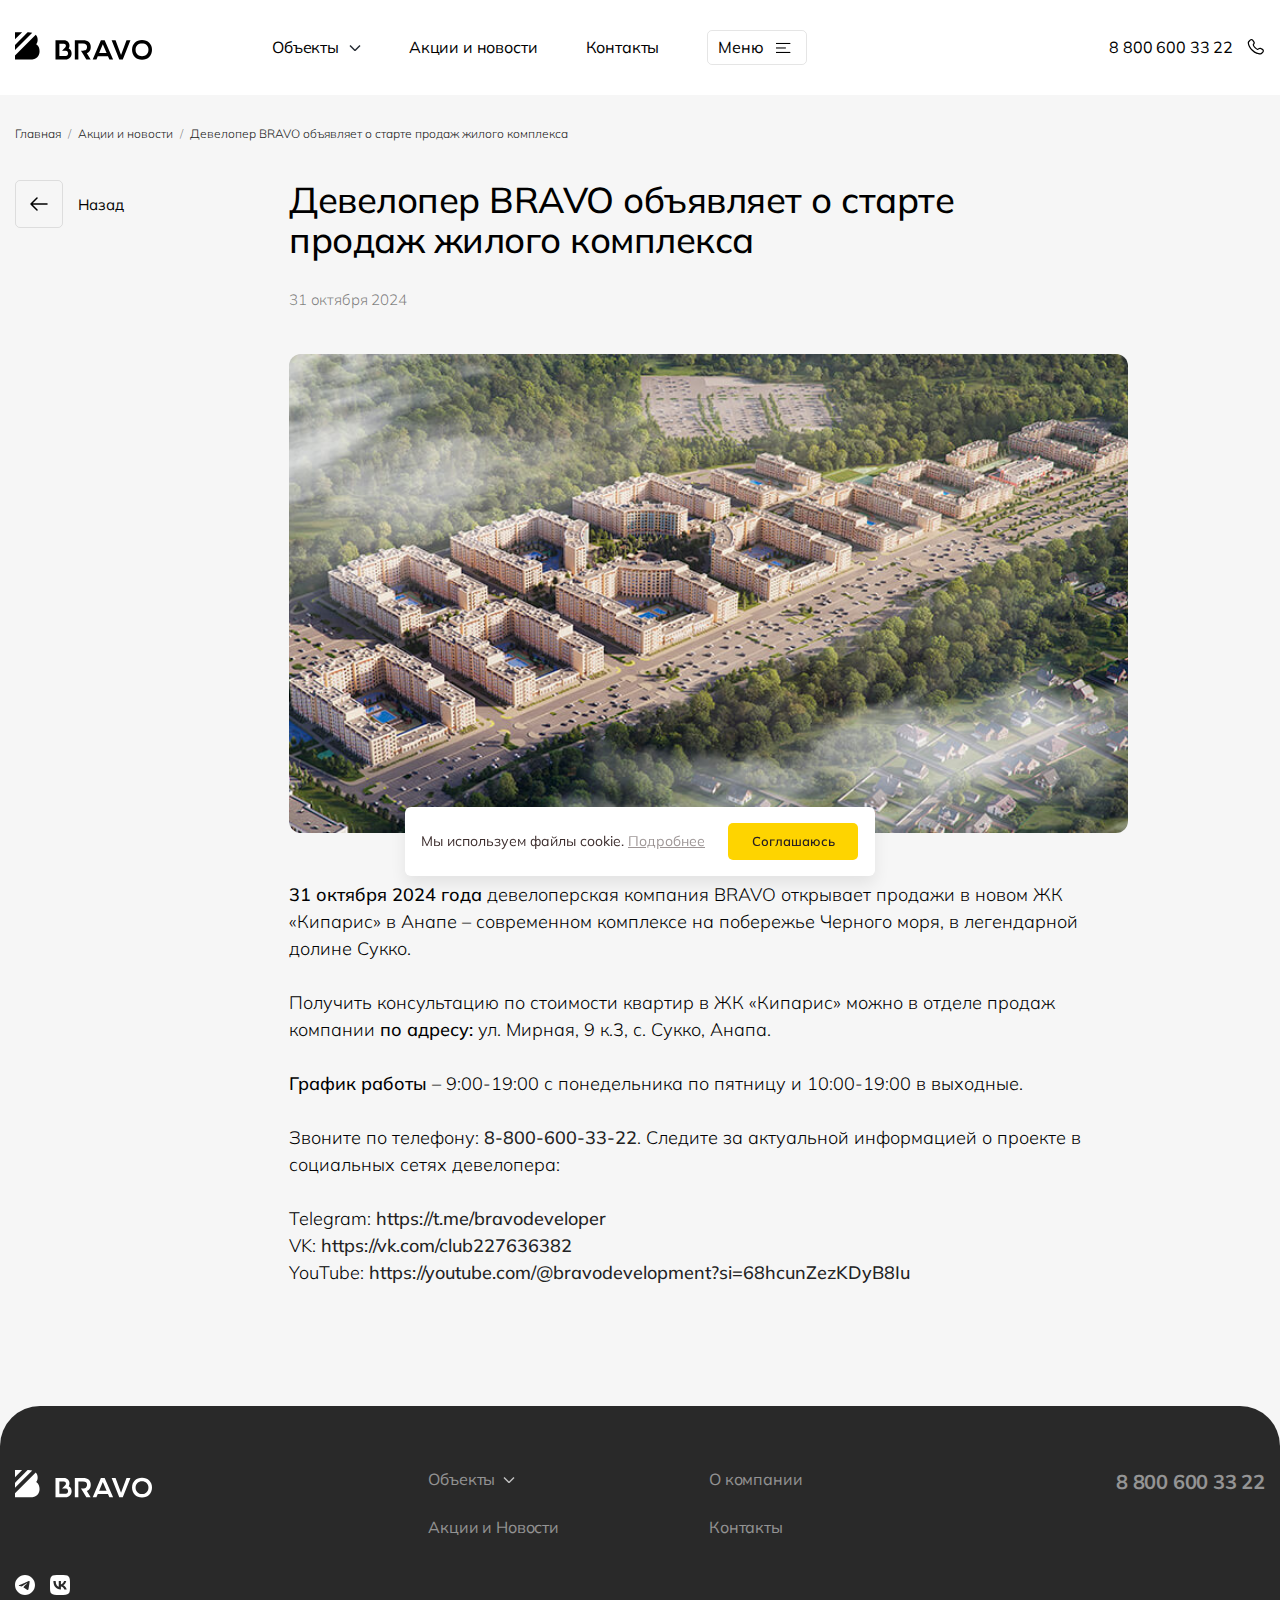
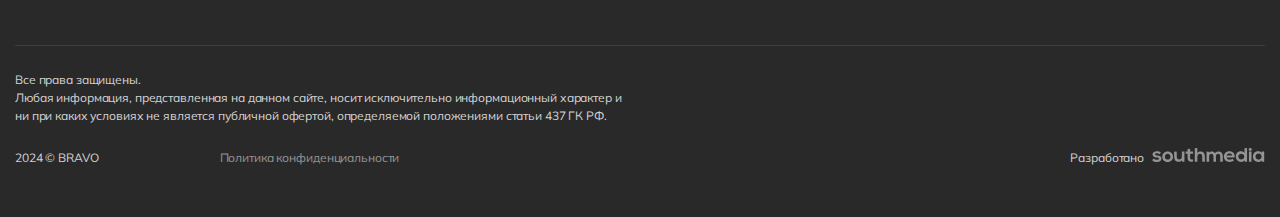
<file: news/developer-bravo-obyavlyaet-o-starte-prodazh-zhilogo-kompleksa.html>
<!DOCTYPE html>
<html lang="ru">

<head>
  <meta charset="UTF-8">
  <meta name="viewport" content="width=device-width, initial-scale=1.0">
  <title>Девелопер BRAVO объявляет о старте продаж жилого комплекса</title>
  <!--<link rel="stylesheet" href="css/style.min.css">-->
  <link rel="stylesheet" href="../css/style.css">
</head>

<body class="seryy">

  <div class="preloader" id="preloader">
    <div class="preloader__content">
      <svg width="374" height="73" viewBox="0 0 374 73" fill="none" xmlns="http://www.w3.org/2000/svg">
        <defs>
          <linearGradient id="gradient" x1="0%" y1="100%" x2="0%" y2="0%">
            <stop offset="0%" stop-color="#131313">
              <animate attributeName="offset" values="0; 1" dur="2s" repeatCount="indefinite" />
            </stop>
            <stop offset="0%" stop-color="#E4E4E4">
              <animate attributeName="offset" values="0; 1" dur="2s" repeatCount="indefinite" />
            </stop>
          </linearGradient>
        </defs>

        <path
          d="M198.002 48.1809L183.376 15.9075L169.136 48.1809H198.002ZM175.975 0.953125H190.514L223.231 71.9976H208.82L203.409 60.0424H163.894L158.658 71.9976H144.203L175.971 0.953125H175.975Z"
          fill="url(#gradient)" />
        <path
          d="M217.551 0.953125H232.743L253.989 55.1362L275.242 0.953125H290.43L260.787 72.001H247.198L217.551 0.953125Z"
          fill="url(#gradient)" />
        <path
          d="M310.34 36.2746C310.34 39.9395 310.968 43.2439 312.22 46.1841C313.476 49.1244 315.221 51.6312 317.46 53.7081C319.694 55.785 322.334 57.3834 325.379 58.5033C328.424 59.6232 331.735 60.1849 335.31 60.1849C338.884 60.1849 342.199 59.6232 345.241 58.5033C348.286 57.3799 350.918 55.7815 353.138 53.7081C355.362 51.6312 357.107 49.1244 358.377 46.1841C359.644 43.2439 360.283 39.943 360.283 36.2746C360.283 32.6063 359.648 29.3193 358.377 26.4102C357.107 23.5012 355.362 21.0394 353.138 19.0249C350.918 17.0105 348.286 15.471 345.241 14.41C342.199 13.3525 338.888 12.8185 335.31 12.8185C331.732 12.8185 328.424 13.349 325.379 14.41C322.334 15.471 319.694 17.007 317.46 19.0249C315.225 21.0394 313.476 23.5012 312.22 26.4102C310.968 29.3193 310.34 32.6063 310.34 36.2746ZM296.619 36.2746C296.619 30.9108 297.557 26.0011 299.434 21.5456C301.307 17.0902 303.943 13.2658 307.331 10.0655C310.72 6.86867 314.791 4.39304 319.537 2.63513C324.283 0.87722 329.541 0 335.31 0C341.079 0 346.303 0.87722 351.064 2.63513C355.825 4.39304 359.9 6.86867 363.292 10.0655C366.68 13.2658 369.312 17.0902 371.189 21.5456C373.062 26.0011 374 30.9108 374 36.2746C374 41.6385 373.062 46.614 371.189 51.1146C369.312 55.6151 366.68 59.488 363.292 62.7265C359.9 65.9718 355.825 68.4925 351.064 70.2955C346.303 72.0985 341.053 73 335.31 73C329.567 73 324.283 72.0985 319.537 70.2955C314.791 68.4925 310.72 65.9718 307.331 62.7265C303.943 59.4846 301.307 55.6151 299.434 51.1146C297.557 46.614 296.619 41.6662 296.619 36.2746Z"
          fill="url(#gradient)" />
        <path
          d="M128.238 45.3862C130.144 43.826 131.721 42.0438 132.977 40.0466C134.229 38.046 135.16 35.8547 135.766 33.4796C136.372 31.0976 136.675 28.5942 136.675 25.9556C136.675 22.048 136.066 18.5461 134.839 15.4567C133.612 12.3639 131.743 9.74267 129.234 7.59296C126.722 5.43978 123.564 3.79629 119.753 2.65902C115.944 1.52176 111.443 0.953125 106.251 0.953125H74.9316V72.0011H88.6525V13.5012H106.598C111.819 13.5012 115.729 14.583 118.329 16.75C120.924 18.9171 122.221 21.9856 122.221 25.9522C122.221 27.984 121.899 29.8251 121.246 31.4755C120.6 33.126 119.617 34.5302 118.303 35.6813C116.989 36.8325 115.36 37.727 113.414 38.365C111.465 39.003 109.194 39.322 106.598 39.322H98.7003L106.729 51.8215L119.453 72.0045H136.245L121.531 49.2765C124.101 48.2467 126.335 46.95 128.238 45.3897"
          fill="url(#gradient)" />
        <path
          d="M51.0679 31.1496C51.0679 31.1496 51.3308 30.7647 51.7032 30.0817C52.8971 27.9979 53.6419 26.0666 53.9267 23.8094C54.6314 20.0162 54.394 15.1551 51.1007 10.2211C49.9506 8.32455 48.4756 6.64639 46.6647 5.25948C46.6537 5.24908 46.6427 5.23868 46.6281 5.22827C43.1231 2.56541 38.3876 0.97393 32.44 0.97393L0.116827 0.953125H0V72.1085H40.0197C52.3786 72.112 62.0248 62.5111 62.4338 50.7224C62.6893 43.3891 60.3526 35.352 51.0642 31.1496H51.0679ZM40.0197 59.2033H15.079V13.8861H32.4436C36.8688 13.8861 40.4687 17.3048 40.4687 21.5071V21.7082C40.4687 24.0105 39.4793 25.602 37.6793 27.4708L25.2875 39.4225H40.0197C45.3758 39.4225 48.8407 44.0756 48.8407 49.228C48.8407 54.3804 45.5438 59.2033 40.0197 59.2033Z"
          fill="url(#gradient)" />
      </svg>
    </div>
  </div>

  <header class="header" id="header">
    <div class="container">
      <div class="header-mobile">
        <a href="/" class="header-mobile__logo">
          <img src="../img/header/header-logo-mobile.svg" alt="logo">
        </a>
        <button class="header-mobile__btn" id="header-mobile-menu-open">
          <svg width="29" height="15" viewBox="0 0 8 15" fill="none" xmlns="http://www.w3.org/2000/svg">
            <line y1="1.20703" x2="20" y2="1.20703" stroke="black" stroke-width="1.5" />
            <line y1="7.45703" x2="13.75" y2="7.45703" stroke="black" stroke-width="1.5" />
            <line y1="13.707" x2="20" y2="13.707" stroke="black" stroke-width="1.5" />
          </svg>
        </button>
      </div>
      <div class="header__content" id="header-content">
        <div class="header__content-mobile">
          <a href="/" class="header__content-mobile__logo">
            <img src="../img/header/header-logo-mobile.svg" alt="logo">
          </a>
          <button class="header__content-mobile__btn" id="header-mobile-menu-close">
            <svg width="17" height="16" viewBox="0 0 17 16" fill="none" xmlns="http://www.w3.org/2000/svg">
              <line x1="1.32709" y1="15.3994" x2="15.4692" y2="1.25722" stroke="black" stroke-width="1.5" />
              <line x1="1.45904" y1="1.32807" x2="15.6012" y2="15.4702" stroke="black" stroke-width="1.5" />
            </svg>
          </button>
        </div>
        <a href="/" class="header__content-logo">
          <img src="../img/header/header-logo.svg" alt="logo">
        </a>
        <nav class="header__content-nav">
          <ul class="header__content-nav__list">
            <li class="header__content-nav__list-item object">
              <button id="object-btn">
                Объекты
                <svg width="12" height="8" viewBox="0 0 12 8" fill="none" xmlns="http://www.w3.org/2000/svg">
                  <path d="M1 1.5L6 6.5L11 1.5" stroke="#282E36" stroke-width="1.5" stroke-linejoin="bevel" />
                </svg>
              </button>
              <ul class="object-list" id="object-list">
                <li class="object-list__item">
                  <a href="#"> ЖК «Кипарис»</a>
                </li>
              </ul>
            </li>
            <li class="header__content-nav__list-item">
              <a href="/stocks.html">
                Акции и новости
              </a>
            </li>
            <li class="header__content-nav__list-item">
              <a href="/contacts.html">
                Контакты
              </a>
            </li>
            <li class="header__content-nav__list-item menu">
              <button class="btn-global" id="header-menu-btn">
                Меню
                <svg width="23" height="12" viewBox="0 0 23 12" fill="none" xmlns="http://www.w3.org/2000/svg">
                  <line y1="0.966406" x2="16" y2="0.966406" stroke="black" stroke-width="1.2" />
                  <line y1="5.96641" x2="11" y2="5.96641" stroke="black" stroke-width="1.2" />
                  <line y1="10.9664" x2="16" y2="10.9664" stroke="black" stroke-width="1.2" />
                </svg>
              </button>
            </li>
            <li class="header__content-nav__list-item mobile">
              <a href="#">
                О застройщике
              </a>
            </li>
          </ul>
        </nav>
        <div class="header__content-tel">
          <a href="tel:+78006003322">
            8 800 600 33 22
            <svg width="20" height="20" viewBox="0 0 20 20" fill="none" xmlns="http://www.w3.org/2000/svg">
              <path
                d="M13.8573 11.5757L14.2373 11.1982L13.3548 10.3116L12.9765 10.6891L13.8573 11.5757ZM15.5115 11.0399L17.104 11.9057L17.6998 10.8074L16.1082 9.94238L15.5115 11.0399ZM17.4098 13.6257L16.2265 14.8032L17.1073 15.6891L18.2907 14.5124L17.4098 13.6257ZM15.5048 15.1816C14.2965 15.2949 11.1715 15.1941 7.78649 11.8291L6.90482 12.7149C10.5982 16.3874 14.114 16.5674 15.6215 16.4266L15.5048 15.1816ZM7.78649 11.8291C4.56065 8.62072 4.02565 5.92322 3.95899 4.75239L2.71065 4.82322C2.79399 6.29655 3.45649 9.28655 6.90482 12.7149L7.78649 11.8291ZM8.93232 6.67905L9.17149 6.44072L8.29149 5.55488L8.05232 5.79239L8.93232 6.67905ZM9.36149 3.41155L8.31149 2.00822L7.31065 2.75822L8.36065 4.16072L9.36149 3.41155ZM4.77732 1.70239L3.46899 3.00239L4.35065 3.88905L5.65815 2.58905L4.77732 1.70239ZM8.49232 6.23572C8.05065 5.79239 8.05065 5.79239 8.05065 5.79405H8.04899L8.04649 5.79738C8.00688 5.83731 7.97143 5.88115 7.94065 5.92822C7.89565 5.99488 7.84649 6.08239 7.80482 6.19322C7.70338 6.47932 7.67811 6.78689 7.73149 7.08572C7.84315 7.80655 8.33982 8.75905 9.61149 10.0241L10.4932 9.13739C9.30232 7.95405 9.01899 7.23405 8.96649 6.89405C8.94149 6.73238 8.96732 6.65239 8.97482 6.63405C8.97982 6.62294 8.97982 6.62127 8.97482 6.62905C8.96739 6.64055 8.95903 6.65142 8.94982 6.66155L8.94149 6.66988L8.93315 6.67738L8.49232 6.23572ZM9.61149 10.0241C10.884 11.2891 11.8415 11.7824 12.5632 11.8924C12.9323 11.9491 13.2298 11.9041 13.4557 11.8199C13.5822 11.7736 13.7003 11.7072 13.8057 11.6232L13.8473 11.5857L13.8532 11.5807L13.8557 11.5782L13.8565 11.5766C13.8565 11.5766 13.8573 11.5757 13.4165 11.1324C12.9748 10.6891 12.9773 10.6882 12.9773 10.6882L12.979 10.6866L12.9807 10.6849L12.9857 10.6807L12.994 10.6724L13.0257 10.6474C13.0334 10.6424 13.0315 10.6429 13.0198 10.6491C12.999 10.6566 12.9173 10.6824 12.7532 10.6574C12.4082 10.6041 11.6832 10.3207 10.4932 9.13739L9.61149 10.0241ZM8.31149 2.00739C7.46149 0.874052 5.79149 0.694052 4.77732 1.70239L5.65815 2.58905C6.10149 2.14822 6.88815 2.19405 7.31065 2.75822L8.31149 2.00739ZM3.95982 4.75322C3.94315 4.46489 4.07565 4.16322 4.35065 3.88989L3.46815 3.00322C3.02065 3.44822 2.66815 4.07822 2.71065 4.82322L3.95982 4.75322ZM16.2265 14.8032C15.9982 15.0316 15.7515 15.1599 15.5057 15.1824L15.6215 16.4266C16.234 16.3691 16.7348 16.0607 17.1082 15.6899L16.2265 14.8032ZM9.17149 6.44072C9.99232 5.62489 10.0532 4.33572 9.36232 3.41238L8.36149 4.16155C8.69732 4.61072 8.64732 5.19988 8.29065 5.55572L9.17149 6.44072ZM17.1048 11.9066C17.7857 12.2766 17.8915 13.1482 17.4107 13.6266L18.2923 14.5124C19.409 13.4016 19.0648 11.5491 17.7007 10.8082L17.1048 11.9066ZM14.2373 11.1991C14.5573 10.8807 15.0723 10.8024 15.5123 11.0407L16.109 9.94322C15.2057 9.45155 14.0857 9.58739 13.3557 10.3124L14.2373 11.1991Z"
                fill="black" />
            </svg>
          </a>
        </div>
      </div>
    </div>

    <div class="header-menu" id="header-menu">
      <div class="container">
        <div class="header-menu__content" id="header-menu-content">
          <ul class="header-menu__content-list">
            <li class="header-menu__content-list__item">
              <h3>
                Компания
              </h3>
            </li>
            <li class="header-menu__content-list__item">
              <a href="/about.html">
                О застройщике
              </a>
            </li>
            <li class="header-menu__content-list__item">
              <a href="/contacts.html">
                Контакты
              </a>
            </li>
          </ul>
          <ul class="header-menu__content-list">
            <li class="header-menu__content-list__item">
              <h3>
                События
              </h3>
            </li>
            <li class="header-menu__content-list__item">
              <a href="/stocks.html">
                Акции
              </a>
            </li>
            <li class="header-menu__content-list__item">
              <a href="/news.html">
                Новости
              </a>
            </li>
          </ul>
        </div>
      </div>
    </div>
  </header>

  <main>

    <div class="stocksAndNews-header">
      <div class="container">
        <div class="stocksAndNews-header__content">
          <a href="/">
            Главная
          </a>
          /
          <a href="/stocks.html">
            Акции и новости
          </a>
          /
          <a href="#">
            Девелопер BRAVO объявляет о старте продаж жилого комплекса
          </a>
        </div>
      </div>
    </div>

    <section class="stocksAndNews-page">
      <div class="container">
        <span class="stocksAndNews-page__link">
          <a href="/news.html" class="btn-arrow">
            <svg width="18" height="14" viewBox="0 0 18 14" fill="none" xmlns="http://www.w3.org/2000/svg">
              <path d="M17 7L1 7M1 7L7 1M1 7L7 13" stroke="black" stroke-width="1.5" stroke-linecap="round"
                stroke-linejoin="round" />
            </svg>
          </a>
          Назад
        </span>
        <div class="stocksAndNews-page__content">
          <h1>
            Девелопер BRAVO объявляет о старте продаж жилого комплекса
          </h1>
          <div class="stocksAndNews-page__content-date">
            <p>
              31 октября 2024
            </p>
          </div>
          <div class="stocksAndNews-page__content-img">
            <img src="../img/stocksAndNews/news/news-img3.jpg" alt="img">
          </div>
          <div class="stocksAndNews-page__content-info">
            <div class="stocksAndNews-page__content-info__descr">
              <p>
                <span>31 октября 2024 года</span> девелоперская компания BRAVO открывает продажи в новом ЖК «Кипарис» в
                Анапе – современном комплексе на побережье Черного моря, в легендарной долине Сукко.
              </p>
            </div>
            <div class="stocksAndNews-page__content-info__descr">
              <p>
                Получить консультацию по стоимости квартир в ЖК «Кипарис» можно в отделе продаж компании <span>по
                  адресу:</span> ул. Мирная, 9 к.3, с. Сукко, Анапа.
              </p>
            </div>
            <div class="stocksAndNews-page__content-info__descr">
              <p>
                <span>График работы</span> – 9:00-19:00 с понедельника по пятницу и 10:00-19:00 в выходные.
              </p>
            </div>
            <div class="stocksAndNews-page__content-info__descr">
              <p>
                Звоните по телефону: <a href="+78006003322">8-800-600-33-22</a>. Следите за актуальной информацией о
                проекте в социальных сетях девелопера:
              </p>
            </div>
            <div class="stocksAndNews-page__content-info__descr">
              <p>
                Telegram: <a href="https://t.me/bravodeveloper">https://t.me/bravodeveloper</a>
                <br>VK: <a href="https://vk.com/club227636382">https://vk.com/club227636382</a>
                <br>YouTube: <a
                  href="https://youtube.com/@bravodevelopment?si=68hcunZezKDyB8Iu">https://youtube.com/@bravodevelopment?si=68hcunZezKDyB8Iu</a>
              </p>
            </div>
          </div>
        </div>
      </div>
    </section>

  </main>

  <footer class="footer">
    <div class="container">
      <div class="footer__content">
        <div class="footer__content-top">
          <div class="footer__content-top__links">
            <a href="/" class="footer__content-top__links-logo">
              <img src="../img/footer/footer-logo.svg" alt="img">
            </a>
          </div>
          <nav class="footer__content-top__nav">
            <ul class="footer__content-top__nav-list">
              <li class="footer__content-top__nav-list__item object">
                <button class="footer-object-btn" id="footer-object-btn">
                  Объекты
                  <svg width="12" height="8" viewBox="0 0 12 8" fill="none" xmlns="http://www.w3.org/2000/svg">
                    <path d="M1 1.5L6 6.5L11 1.5" stroke="white" stroke-width="1.5" stroke-linejoin="bevel" />
                  </svg>
                </button>
                <ul class="object-list" id="footer-object-list">
                  <li class="object-list__item">
                    <a href="#"> ЖК «Кипарис» </a>
                  </li>

                </ul>
              </li>
              <li class="footer__content-top__nav-list__item">
                <a href="/stocks.html">
                  Акции и Новости
                </a>
              </li>
              <li class="footer__content-top__nav-list__item">
                <a href="/about.html">
                  О компании
                </a>
              </li>
              <li class="footer__content-top__nav-list__item">
                <a href="/contacts.html">
                  Контакты
                </a>
              </li>
            </ul>
          </nav>
          <a href="tel:+78006003322" class="footer__content-top__tel">8 800 600 33 22 </a>
        </div>
        <ul class="footer__content-social">
          <li class="footer__content-social__item">
            <a target="_blanc" href="https://t.me/bravodeveloper">
              <svg width="20" height="20" viewBox="0 0 20 20" fill="none" xmlns="http://www.w3.org/2000/svg">
                <g clip-path="url(#clip0_0_505)">
                  <path
                    d="M10 0C4.48 0 0 4.48 0 10C0 15.52 4.48 20 10 20C15.52 20 20 15.52 20 10C20 4.48 15.52 0 10 0ZM14.64 6.8C14.49 8.38 13.84 12.22 13.51 13.99C13.37 14.74 13.09 14.99 12.83 15.02C12.25 15.07 11.81 14.64 11.25 14.27C10.37 13.69 9.87 13.33 9.02 12.77C8.03 12.12 8.67 11.76 9.24 11.18C9.39 11.03 11.95 8.7 12 8.49C12.0069 8.45819 12.006 8.42517 11.9973 8.3938C11.9886 8.36244 11.9724 8.33367 11.95 8.31C11.89 8.26 11.81 8.28 11.74 8.29C11.65 8.31 10.25 9.24 7.52 11.08C7.12 11.35 6.76 11.49 6.44 11.48C6.08 11.47 5.4 11.28 4.89 11.11C4.26 10.91 3.77 10.8 3.81 10.45C3.83 10.27 4.08 10.09 4.55 9.9C7.47 8.63 9.41 7.79 10.38 7.39C13.16 6.23 13.73 6.03 14.11 6.03C14.19 6.03 14.38 6.05 14.5 6.15C14.6 6.23 14.63 6.34 14.64 6.42C14.63 6.48 14.65 6.66 14.64 6.8Z"
                    fill="white" />
                </g>
                <defs>
                </defs>
              </svg>
            </a>
          </li>
          <li class="footer__content-social__item">
            <a target="_blanc" href="https://vk.com/club227636382">
              <svg width="20" height="20" viewBox="0 0 20 20" fill="none" xmlns="http://www.w3.org/2000/svg">
                <g clip-path="url(#clip0_0_507)">
                  <path
                    d="M1.4058 1.4058C0 2.8117 0 5.07464 0 9.6V10.4C0 14.9254 0 17.1883 1.4058 18.5942C2.8117 20 5.07464 20 9.6 20H10.4C14.9254 20 17.1883 20 18.5942 18.5942C20 17.1883 20 14.9254 20 10.4V9.6C20 5.0746 20 2.81165 18.5942 1.4058C17.1883 8.51495e-08 14.9254 0 10.4 0H9.6C5.0746 0 2.81165 8.51495e-08 1.4058 1.4058ZM3.375 6.08339H5.65835C5.73335 9.90005 7.41665 11.5167 8.75 11.85V6.08335H10.9V9.375C12.2167 9.23335 13.6 7.73335 14.0667 6.08335H16.2167C16.0408 6.93907 15.6902 7.74929 15.1869 8.46336C14.6836 9.17743 14.0384 9.77998 13.2917 10.2333C14.1255 10.6473 14.8619 11.2335 15.4523 11.9532C16.0427 12.6729 16.4737 13.5097 16.7167 14.4083H14.35C14.1319 13.6278 13.6882 12.929 13.0744 12.3997C12.4606 11.8704 11.7042 11.5342 10.9 11.4333V14.4083H10.6417C6.08335 14.4083 3.48335 11.2833 3.375 6.08335"
                    fill="white" />
                </g>
              </svg>
            </a>
          </li>
        </ul>
        <div class="footer__content-bottom">
          <div class="footer__content-bottom__left">
            <p>
              Все права защищены. <br>
              Любая информация, представленная на данном сайте, носит исключительно информационный характер и ни при
              каких условиях не является публичной офертой, определяемой положениями статьи 437 ГК РФ.
            </p>
            <div class="footer__content-bottom__left-links">
              <p>
                2024 © BRAVO
              </p>
              <a href="#">
                Политика конфиденциальности
              </a>
            </div>
          </div>
          <p>
            Разработано
            <svg width="113" height="14" viewBox="0 0 113 14" fill="none" xmlns="http://www.w3.org/2000/svg">
              <g opacity="0.5">
                <path
                  d="M7.52859 6.26832C6.79475 5.59367 5.95259 5.36878 4.96269 5.36878C3.74622 5.36878 3.07153 5.7372 3.07153 6.3688C3.07153 7.02432 3.68221 7.38798 5.00701 7.46931C6.96221 7.59373 9.43945 8.01955 9.43945 10.6943C9.43945 12.4694 7.94719 14.0006 4.98239 14.0006C3.34239 14.0006 1.70238 13.7374 0.19043 12.2063L1.45614 10.4311C2.18995 11.2254 3.87429 11.8187 5.0267 11.8379C5.99201 11.857 6.89818 11.3689 6.89818 10.6321C6.89818 9.93827 6.31211 9.65119 4.83957 9.56985C2.88437 9.42629 0.554874 8.73249 0.554874 6.44537C0.554874 4.11994 3.03211 3.30176 4.92823 3.30176C6.54851 3.30176 7.76498 3.60796 8.96173 4.62713L7.52859 6.26832Z"
                  fill="white" />
                <path
                  d="M21.0522 8.63664C21.0522 11.5362 19.0132 13.8856 15.6495 13.8856C12.2858 13.8856 10.2715 11.5362 10.2715 8.63664C10.2715 5.75618 12.3301 3.3877 15.6298 3.3877C18.9295 3.3877 21.0522 5.75618 21.0522 8.63664ZM12.8374 8.63664C12.8374 10.1678 13.783 11.5984 15.6544 11.5984C17.5259 11.5984 18.4715 10.1678 18.4715 8.63664C18.4715 7.12463 17.3782 5.6557 15.6544 5.6557C13.8027 5.6557 12.8374 7.12463 12.8374 8.63664Z"
                  fill="white" />
                <path
                  d="M24.7309 3.62609V8.86065C24.7309 10.3918 25.5928 11.5545 27.2328 11.5545C28.8089 11.5545 29.8824 10.2674 29.8824 8.73627V3.58301L32.4235 3.59259V13.679H30.1334L29.9662 12.3105C28.8925 13.3297 27.9074 13.8225 26.4546 13.8225C23.9774 13.8225 22.1699 12.0043 22.1699 8.8798V3.6165L24.7309 3.62609Z"
                  fill="white" />
                <path
                  d="M38.1208 0.682617L38.1614 3.61284H41.018V5.75642H38.1367V10.1058C38.1367 11.0676 38.6835 11.5365 39.4813 11.5365C39.4813 11.5365 40.1363 11.5413 40.7815 11.3068L41.2542 13.2973C41.2542 13.2973 40.0919 13.7566 39.3139 13.7805C37.0633 13.8619 35.5956 12.6178 35.5956 10.1058V5.75642H33.6602V3.61284H35.5956V0.904625L38.1208 0.682617Z"
                  fill="white" />
                <path
                  d="M45.3424 0V4.96186C46.2682 3.79913 47.4009 3.44985 48.578 3.44985C51.5183 3.44985 52.8233 5.38768 52.8233 8.34948V13.6558H50.2575V8.36863C50.2575 6.53127 49.2676 5.75614 47.9033 5.75614C46.3916 5.75614 45.3375 7.00017 45.3375 8.51218V13.6558H42.7715V0.263164L45.3424 0Z"
                  fill="white" />
                <path
                  d="M61.4711 13.7227V8.33022C61.4711 7.00482 60.7569 5.79906 59.3485 5.79906C57.9595 5.79906 57.142 7.00482 57.142 8.33022V13.7179H54.5762V3.6124L56.9499 3.63633L57.1371 4.86123C57.6838 3.84206 58.8804 3.47363 59.8703 3.47363C61.1116 3.47363 62.3476 3.96168 62.9388 5.35407C63.8646 3.92342 65.0614 3.51671 66.4057 3.51671C69.3459 3.51671 70.799 5.27273 70.799 8.29193V13.7227H68.2329V8.29193C68.2329 6.96656 67.6667 5.84211 66.2777 5.84211C64.8891 5.84211 63.8843 7.00482 63.8843 8.33501L64.0271 13.7227H61.4711Z"
                  fill="white" />
                <path
                  d="M74.5471 9.50727C74.7146 10.7513 75.8276 11.6509 77.635 11.6509C78.5806 11.6509 79.8218 11.3016 80.4078 10.713L82.0478 12.2872C80.9545 13.3877 79.1666 13.9189 77.5907 13.9189C74.0201 13.9189 71.8975 11.7753 71.8975 8.55029C71.8975 5.48804 74.0399 3.28223 77.4035 3.28223C80.8707 3.28223 83.0377 5.36362 82.6338 9.50727H74.5471ZM80.1762 7.44502C80.0087 6.13876 78.9599 5.48324 77.4873 5.48324C76.0984 5.48324 74.9656 6.13876 74.5866 7.44502H80.1762Z"
                  fill="white" />
                <path
                  d="M95.0483 0V13.6606H92.6548L92.4874 12.273C91.6895 13.4788 90.4091 13.8855 89.1481 13.8855C86.0997 13.8855 83.8096 11.9237 83.8096 8.61743C83.8096 5.14844 86.0602 3.34937 89.0843 3.34937C90.1775 3.34937 91.8768 3.92354 92.4874 4.96183V0.267949L95.0483 0ZM86.3656 8.61743C86.3656 10.3735 87.6707 11.5792 89.3058 11.5792C90.9261 11.5792 92.3102 10.4357 92.3102 8.61743C92.3102 6.86141 90.9212 5.67956 89.3058 5.67956C87.6707 5.67477 86.3656 6.79922 86.3656 8.61743Z"
                  fill="white" />
                <path
                  d="M99.7377 1.45436C99.7377 3.39221 96.7139 3.39221 96.7139 1.45436C96.709 -0.483485 99.7377 -0.483485 99.7377 1.45436ZM96.9406 3.53576V13.6508H99.5064V3.54532L96.9406 3.53576Z"
                  fill="white" />
                <path
                  d="M109.721 3.57942L112.193 3.59377V13.661H109.775L109.646 12.1921C109.056 13.3739 107.44 13.9481 106.283 13.9672C103.215 13.9864 100.944 12.149 100.944 8.61782C100.944 5.14883 103.318 3.33062 106.347 3.34976C107.736 3.34976 109.056 3.98134 109.646 4.98137L109.721 3.57942ZM103.515 8.61782C103.515 10.5365 104.879 11.6801 106.583 11.6801C110.617 11.6801 110.617 5.57468 106.583 5.57468C104.879 5.57468 103.515 6.6991 103.515 8.61782Z"
                  fill="white" />
              </g>
            </svg>
          </p>
        </div>
      </div>
    </div>
  </footer>

  <div class="cookie" data-js='cookie'>
    <div class="cookie__text" data-js='cookieText'>Мы используем файлы cookie, чтобы персонализировать сервисы и
      улучшить пользование сайтом.
      Cookie — небольшие файлы с информацией о предыдущих посещениях сайта. Если вы не хотите использовать файлы cookie,
      измените настройки браузера.</div>
    <div class="cookie__title">Мы используем файлы cookie. <button type="button" class="cookie__more"
        data-js='cookieMore'>Подробнее</button></div>
    <button class="cookie__accept" data-js='cookieBtn'>Соглашаюсь</button>
  </div>

  <script src="../js/main.min.js"></script>
</body>

</html>
</file>
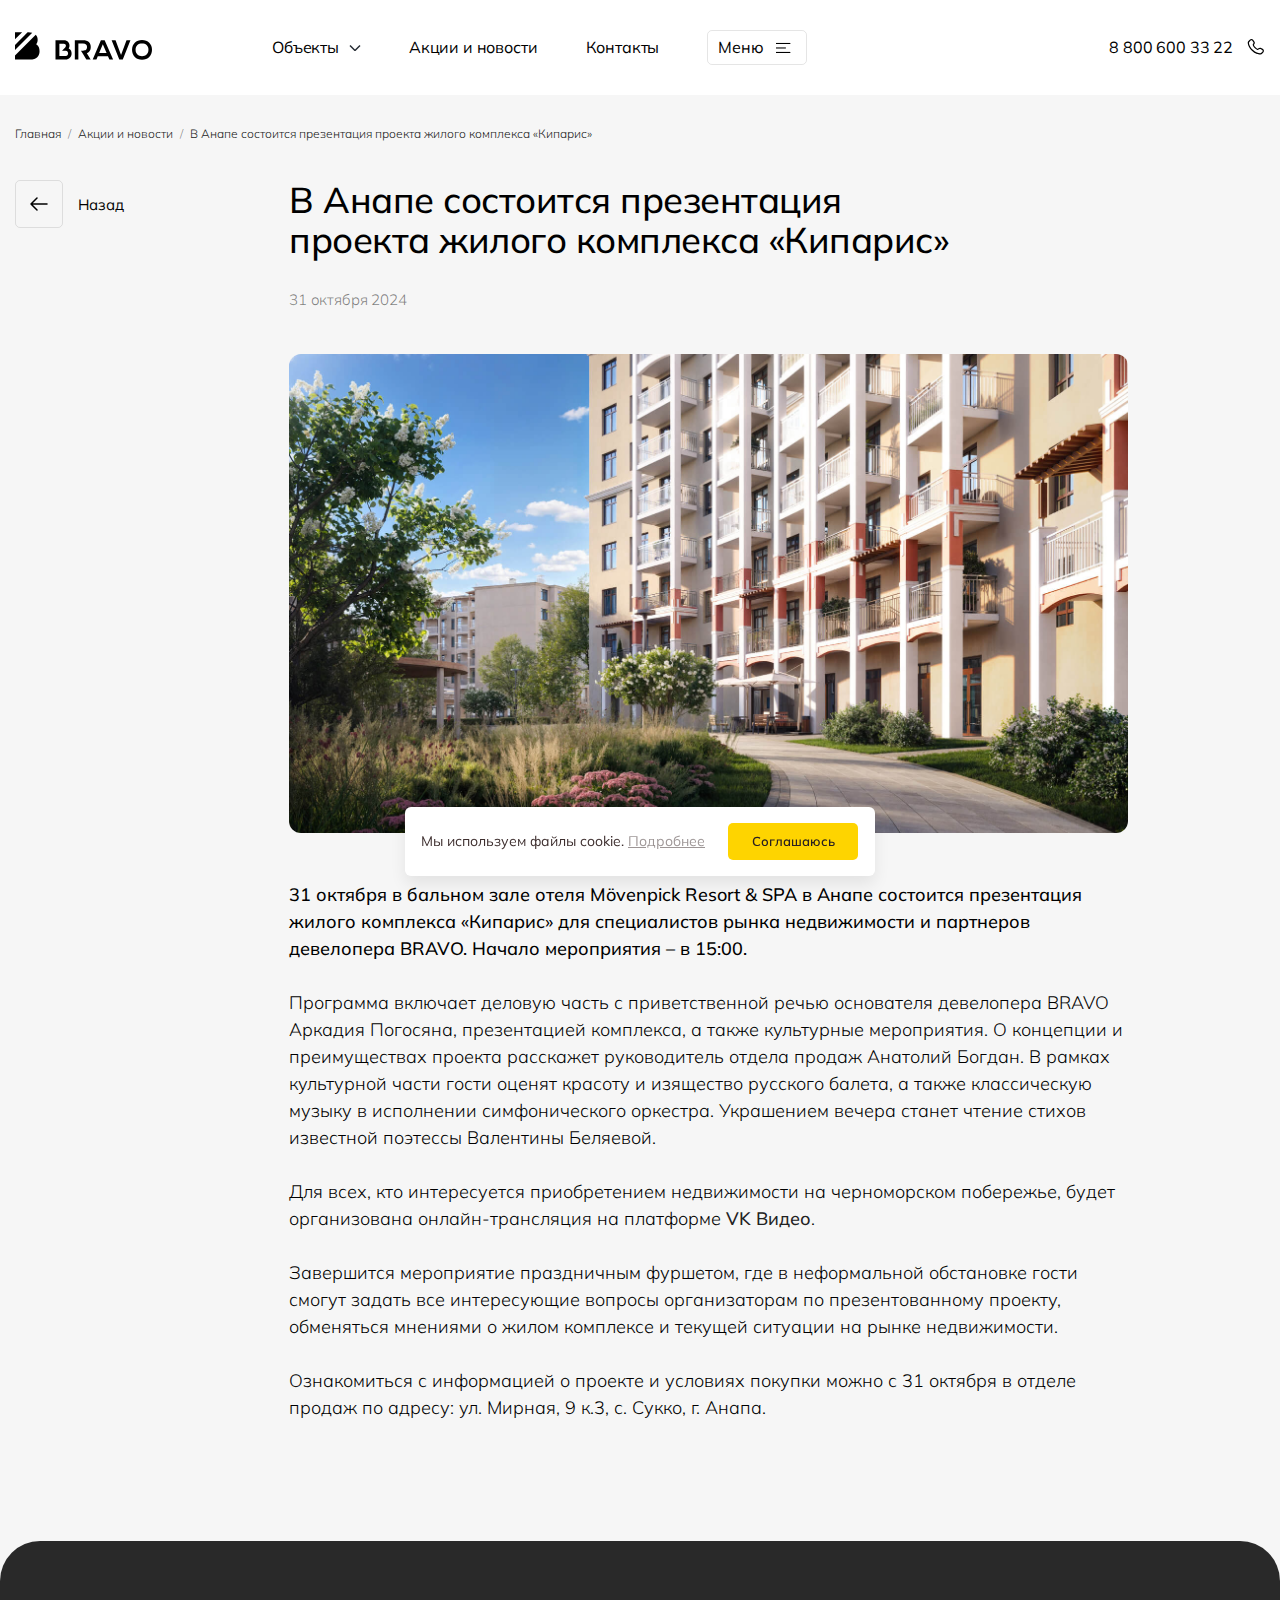
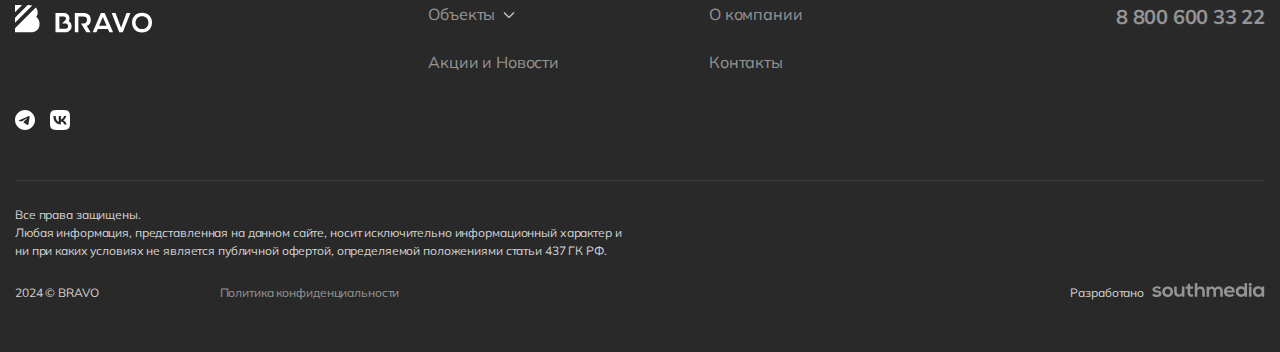
<file: news/v-anape-sostoitsya-prezentacziya-proekta-zhilogo-kompleksa-kiparis.html>
<!DOCTYPE html>
<html lang="ru">

<head>
  <meta charset="UTF-8">
  <meta name="viewport" content="width=device-width, initial-scale=1.0">
  <title>В Анапе состоится презентация проекта жилого комплекса «Кипарис»</title>
  <!--<link rel="stylesheet" href="css/style.min.css">-->
  <link rel="stylesheet" href="../css/style.css">
</head>

<body class="seryy">

  <div class="preloader" id="preloader">
    <div class="preloader__content">
      <svg width="374" height="73" viewBox="0 0 374 73" fill="none" xmlns="http://www.w3.org/2000/svg">
        <defs>
          <linearGradient id="gradient" x1="0%" y1="100%" x2="0%" y2="0%">
            <stop offset="0%" stop-color="#131313">
              <animate attributeName="offset" values="0; 1" dur="2s" repeatCount="indefinite" />
            </stop>
            <stop offset="0%" stop-color="#E4E4E4">
              <animate attributeName="offset" values="0; 1" dur="2s" repeatCount="indefinite" />
            </stop>
          </linearGradient>
        </defs>

        <path
          d="M198.002 48.1809L183.376 15.9075L169.136 48.1809H198.002ZM175.975 0.953125H190.514L223.231 71.9976H208.82L203.409 60.0424H163.894L158.658 71.9976H144.203L175.971 0.953125H175.975Z"
          fill="url(#gradient)" />
        <path
          d="M217.551 0.953125H232.743L253.989 55.1362L275.242 0.953125H290.43L260.787 72.001H247.198L217.551 0.953125Z"
          fill="url(#gradient)" />
        <path
          d="M310.34 36.2746C310.34 39.9395 310.968 43.2439 312.22 46.1841C313.476 49.1244 315.221 51.6312 317.46 53.7081C319.694 55.785 322.334 57.3834 325.379 58.5033C328.424 59.6232 331.735 60.1849 335.31 60.1849C338.884 60.1849 342.199 59.6232 345.241 58.5033C348.286 57.3799 350.918 55.7815 353.138 53.7081C355.362 51.6312 357.107 49.1244 358.377 46.1841C359.644 43.2439 360.283 39.943 360.283 36.2746C360.283 32.6063 359.648 29.3193 358.377 26.4102C357.107 23.5012 355.362 21.0394 353.138 19.0249C350.918 17.0105 348.286 15.471 345.241 14.41C342.199 13.3525 338.888 12.8185 335.31 12.8185C331.732 12.8185 328.424 13.349 325.379 14.41C322.334 15.471 319.694 17.007 317.46 19.0249C315.225 21.0394 313.476 23.5012 312.22 26.4102C310.968 29.3193 310.34 32.6063 310.34 36.2746ZM296.619 36.2746C296.619 30.9108 297.557 26.0011 299.434 21.5456C301.307 17.0902 303.943 13.2658 307.331 10.0655C310.72 6.86867 314.791 4.39304 319.537 2.63513C324.283 0.87722 329.541 0 335.31 0C341.079 0 346.303 0.87722 351.064 2.63513C355.825 4.39304 359.9 6.86867 363.292 10.0655C366.68 13.2658 369.312 17.0902 371.189 21.5456C373.062 26.0011 374 30.9108 374 36.2746C374 41.6385 373.062 46.614 371.189 51.1146C369.312 55.6151 366.68 59.488 363.292 62.7265C359.9 65.9718 355.825 68.4925 351.064 70.2955C346.303 72.0985 341.053 73 335.31 73C329.567 73 324.283 72.0985 319.537 70.2955C314.791 68.4925 310.72 65.9718 307.331 62.7265C303.943 59.4846 301.307 55.6151 299.434 51.1146C297.557 46.614 296.619 41.6662 296.619 36.2746Z"
          fill="url(#gradient)" />
        <path
          d="M128.238 45.3862C130.144 43.826 131.721 42.0438 132.977 40.0466C134.229 38.046 135.16 35.8547 135.766 33.4796C136.372 31.0976 136.675 28.5942 136.675 25.9556C136.675 22.048 136.066 18.5461 134.839 15.4567C133.612 12.3639 131.743 9.74267 129.234 7.59296C126.722 5.43978 123.564 3.79629 119.753 2.65902C115.944 1.52176 111.443 0.953125 106.251 0.953125H74.9316V72.0011H88.6525V13.5012H106.598C111.819 13.5012 115.729 14.583 118.329 16.75C120.924 18.9171 122.221 21.9856 122.221 25.9522C122.221 27.984 121.899 29.8251 121.246 31.4755C120.6 33.126 119.617 34.5302 118.303 35.6813C116.989 36.8325 115.36 37.727 113.414 38.365C111.465 39.003 109.194 39.322 106.598 39.322H98.7003L106.729 51.8215L119.453 72.0045H136.245L121.531 49.2765C124.101 48.2467 126.335 46.95 128.238 45.3897"
          fill="url(#gradient)" />
        <path
          d="M51.0679 31.1496C51.0679 31.1496 51.3308 30.7647 51.7032 30.0817C52.8971 27.9979 53.6419 26.0666 53.9267 23.8094C54.6314 20.0162 54.394 15.1551 51.1007 10.2211C49.9506 8.32455 48.4756 6.64639 46.6647 5.25948C46.6537 5.24908 46.6427 5.23868 46.6281 5.22827C43.1231 2.56541 38.3876 0.97393 32.44 0.97393L0.116827 0.953125H0V72.1085H40.0197C52.3786 72.112 62.0248 62.5111 62.4338 50.7224C62.6893 43.3891 60.3526 35.352 51.0642 31.1496H51.0679ZM40.0197 59.2033H15.079V13.8861H32.4436C36.8688 13.8861 40.4687 17.3048 40.4687 21.5071V21.7082C40.4687 24.0105 39.4793 25.602 37.6793 27.4708L25.2875 39.4225H40.0197C45.3758 39.4225 48.8407 44.0756 48.8407 49.228C48.8407 54.3804 45.5438 59.2033 40.0197 59.2033Z"
          fill="url(#gradient)" />
      </svg>
    </div>
  </div>

  <header class="header" id="header">
    <div class="container">
      <div class="header-mobile">
        <a href="/" class="header-mobile__logo">
          <img src="../img/header/header-logo-mobile.svg" alt="logo">
        </a>
        <button class="header-mobile__btn" id="header-mobile-menu-open">
          <svg width="29" height="15" viewBox="0 0 8 15" fill="none" xmlns="http://www.w3.org/2000/svg">
            <line y1="1.20703" x2="20" y2="1.20703" stroke="black" stroke-width="1.5" />
            <line y1="7.45703" x2="13.75" y2="7.45703" stroke="black" stroke-width="1.5" />
            <line y1="13.707" x2="20" y2="13.707" stroke="black" stroke-width="1.5" />
          </svg>
        </button>
      </div>
      <div class="header__content" id="header-content">
        <div class="header__content-mobile">
          <a href="/" class="header__content-mobile__logo">
            <img src="../img/header/header-logo-mobile.svg" alt="logo">
          </a>
          <button class="header__content-mobile__btn" id="header-mobile-menu-close">
            <svg width="17" height="16" viewBox="0 0 17 16" fill="none" xmlns="http://www.w3.org/2000/svg">
              <line x1="1.32709" y1="15.3994" x2="15.4692" y2="1.25722" stroke="black" stroke-width="1.5" />
              <line x1="1.45904" y1="1.32807" x2="15.6012" y2="15.4702" stroke="black" stroke-width="1.5" />
            </svg>
          </button>
        </div>
        <a href="/" class="header__content-logo">
          <img src="../img/header/header-logo.svg" alt="logo">
        </a>
        <nav class="header__content-nav">
          <ul class="header__content-nav__list">
            <li class="header__content-nav__list-item object">
              <button id="object-btn">
                Объекты
                <svg width="12" height="8" viewBox="0 0 12 8" fill="none" xmlns="http://www.w3.org/2000/svg">
                  <path d="M1 1.5L6 6.5L11 1.5" stroke="#282E36" stroke-width="1.5" stroke-linejoin="bevel" />
                </svg>
              </button>
              <ul class="object-list" id="object-list">
                <li class="object-list__item">
                  <a href="#"> ЖК «Кипарис»</a>
                </li>
              </ul>
            </li>
            <li class="header__content-nav__list-item">
              <a href="/stocks.html">
                Акции и новости
              </a>
            </li>
            <li class="header__content-nav__list-item">
              <a href="/contacts.html">
                Контакты
              </a>
            </li>
            <li class="header__content-nav__list-item menu">
              <button class="btn-global" id="header-menu-btn">
                Меню
                <svg width="23" height="12" viewBox="0 0 23 12" fill="none" xmlns="http://www.w3.org/2000/svg">
                  <line y1="0.966406" x2="16" y2="0.966406" stroke="black" stroke-width="1.2" />
                  <line y1="5.96641" x2="11" y2="5.96641" stroke="black" stroke-width="1.2" />
                  <line y1="10.9664" x2="16" y2="10.9664" stroke="black" stroke-width="1.2" />
                </svg>
              </button>
            </li>
            <li class="header__content-nav__list-item mobile">
              <a href="#">
                О застройщике
              </a>
            </li>
          </ul>
        </nav>
        <div class="header__content-tel">
          <a href="tel:+78006003322">
            8 800 600 33 22
            <svg width="20" height="20" viewBox="0 0 20 20" fill="none" xmlns="http://www.w3.org/2000/svg">
              <path
                d="M13.8573 11.5757L14.2373 11.1982L13.3548 10.3116L12.9765 10.6891L13.8573 11.5757ZM15.5115 11.0399L17.104 11.9057L17.6998 10.8074L16.1082 9.94238L15.5115 11.0399ZM17.4098 13.6257L16.2265 14.8032L17.1073 15.6891L18.2907 14.5124L17.4098 13.6257ZM15.5048 15.1816C14.2965 15.2949 11.1715 15.1941 7.78649 11.8291L6.90482 12.7149C10.5982 16.3874 14.114 16.5674 15.6215 16.4266L15.5048 15.1816ZM7.78649 11.8291C4.56065 8.62072 4.02565 5.92322 3.95899 4.75239L2.71065 4.82322C2.79399 6.29655 3.45649 9.28655 6.90482 12.7149L7.78649 11.8291ZM8.93232 6.67905L9.17149 6.44072L8.29149 5.55488L8.05232 5.79239L8.93232 6.67905ZM9.36149 3.41155L8.31149 2.00822L7.31065 2.75822L8.36065 4.16072L9.36149 3.41155ZM4.77732 1.70239L3.46899 3.00239L4.35065 3.88905L5.65815 2.58905L4.77732 1.70239ZM8.49232 6.23572C8.05065 5.79239 8.05065 5.79239 8.05065 5.79405H8.04899L8.04649 5.79738C8.00688 5.83731 7.97143 5.88115 7.94065 5.92822C7.89565 5.99488 7.84649 6.08239 7.80482 6.19322C7.70338 6.47932 7.67811 6.78689 7.73149 7.08572C7.84315 7.80655 8.33982 8.75905 9.61149 10.0241L10.4932 9.13739C9.30232 7.95405 9.01899 7.23405 8.96649 6.89405C8.94149 6.73238 8.96732 6.65239 8.97482 6.63405C8.97982 6.62294 8.97982 6.62127 8.97482 6.62905C8.96739 6.64055 8.95903 6.65142 8.94982 6.66155L8.94149 6.66988L8.93315 6.67738L8.49232 6.23572ZM9.61149 10.0241C10.884 11.2891 11.8415 11.7824 12.5632 11.8924C12.9323 11.9491 13.2298 11.9041 13.4557 11.8199C13.5822 11.7736 13.7003 11.7072 13.8057 11.6232L13.8473 11.5857L13.8532 11.5807L13.8557 11.5782L13.8565 11.5766C13.8565 11.5766 13.8573 11.5757 13.4165 11.1324C12.9748 10.6891 12.9773 10.6882 12.9773 10.6882L12.979 10.6866L12.9807 10.6849L12.9857 10.6807L12.994 10.6724L13.0257 10.6474C13.0334 10.6424 13.0315 10.6429 13.0198 10.6491C12.999 10.6566 12.9173 10.6824 12.7532 10.6574C12.4082 10.6041 11.6832 10.3207 10.4932 9.13739L9.61149 10.0241ZM8.31149 2.00739C7.46149 0.874052 5.79149 0.694052 4.77732 1.70239L5.65815 2.58905C6.10149 2.14822 6.88815 2.19405 7.31065 2.75822L8.31149 2.00739ZM3.95982 4.75322C3.94315 4.46489 4.07565 4.16322 4.35065 3.88989L3.46815 3.00322C3.02065 3.44822 2.66815 4.07822 2.71065 4.82322L3.95982 4.75322ZM16.2265 14.8032C15.9982 15.0316 15.7515 15.1599 15.5057 15.1824L15.6215 16.4266C16.234 16.3691 16.7348 16.0607 17.1082 15.6899L16.2265 14.8032ZM9.17149 6.44072C9.99232 5.62489 10.0532 4.33572 9.36232 3.41238L8.36149 4.16155C8.69732 4.61072 8.64732 5.19988 8.29065 5.55572L9.17149 6.44072ZM17.1048 11.9066C17.7857 12.2766 17.8915 13.1482 17.4107 13.6266L18.2923 14.5124C19.409 13.4016 19.0648 11.5491 17.7007 10.8082L17.1048 11.9066ZM14.2373 11.1991C14.5573 10.8807 15.0723 10.8024 15.5123 11.0407L16.109 9.94322C15.2057 9.45155 14.0857 9.58739 13.3557 10.3124L14.2373 11.1991Z"
                fill="black" />
            </svg>
          </a>
        </div>
      </div>
    </div>

    <div class="header-menu" id="header-menu">
      <div class="container">
        <div class="header-menu__content" id="header-menu-content">
          <ul class="header-menu__content-list">
            <li class="header-menu__content-list__item">
              <h3>
                Компания
              </h3>
            </li>
            <li class="header-menu__content-list__item">
              <a href="/about.html">
                О застройщике
              </a>
            </li>
            <li class="header-menu__content-list__item">
              <a href="/contacts.html">
                Контакты
              </a>
            </li>
          </ul>
          <ul class="header-menu__content-list">
            <li class="header-menu__content-list__item">
              <h3>
                События
              </h3>
            </li>
            <li class="header-menu__content-list__item">
              <a href="/stocks.html">
                Акции
              </a>
            </li>
            <li class="header-menu__content-list__item">
              <a href="/news.html">
                Новости
              </a>
            </li>
          </ul>
        </div>
      </div>
    </div>
  </header>

  <main>

    <div class="stocksAndNews-header">
      <div class="container">
        <div class="stocksAndNews-header__content">
          <a href="/">
            Главная
          </a>
          /
          <a href="/stocks.html">
            Акции и новости
          </a>
          /
          <a href="#">
            В Анапе состоится презентация проекта жилого комплекса «Кипарис»
          </a>
        </div>
      </div>
    </div>

    <section class="stocksAndNews-page">
      <div class="container">
        <span class="stocksAndNews-page__link">
          <a href="/news.html" class="btn-arrow">
            <svg width="18" height="14" viewBox="0 0 18 14" fill="none" xmlns="http://www.w3.org/2000/svg">
              <path d="M17 7L1 7M1 7L7 1M1 7L7 13" stroke="black" stroke-width="1.5" stroke-linecap="round"
                stroke-linejoin="round" />
            </svg>
          </a>
          Назад
        </span>
        <div class="stocksAndNews-page__content">
          <h1>
            В Анапе состоится презентация проекта жилого комплекса «Кипарис»
          </h1>
          <div class="stocksAndNews-page__content-date">
            <p>
              31 октября 2024
            </p>
          </div>
          <div class="stocksAndNews-page__content-img">
            <img src="../img/stocksAndNews/news/news-img2.jpg" alt="img">
          </div>
          <div class="stocksAndNews-page__content-info">
            <div class="stocksAndNews-page__content-info__descr">
              <p>
                <span>31 октября в бальном зале отеля Mövenpick Resort & SPA в Анапе состоится презентация жилого
                  комплекса «Кипарис» для специалистов рынка недвижимости и партнеров девелопера BRAVO. Начало
                  мероприятия – в 15:00.</span>
              </p>
            </div>
            <div class="stocksAndNews-page__content-info__descr">
              <p>
                Программа включает деловую часть с приветственной речью основателя девелопера BRAVO Аркадия Погосяна,
                презентацией комплекса, а также культурные мероприятия. О концепции и преимуществах проекта расскажет
                руководитель отдела продаж Анатолий Богдан. В рамках культурной части гости оценят красоту и изящество
                русского балета, а также классическую музыку в исполнении симфонического оркестра. Украшением вечера
                станет чтение стихов известной поэтессы Валентины Беляевой.
              </p>
            </div>
            <div class="stocksAndNews-page__content-info__descr">
              <p>
                Для всех, кто интересуется приобретением недвижимости на черноморском побережье, будет организована
                онлайн-трансляция на платформе <a href="https://vk.com/video-227636382_456239019">VK Видео</a>.
              </p>
            </div>
            <div class="stocksAndNews-page__content-info__descr">
              <p>
                Завершится мероприятие праздничным фуршетом, где в неформальной обстановке гости смогут задать все
                интересующие вопросы организаторам по презентованному проекту, обменяться мнениями о жилом комплексе и
                текущей ситуации на рынке недвижимости.
              </p>
            </div>
            <div class="stocksAndNews-page__content-info__descr">
              <p>
                Ознакомиться с информацией о проекте и условиях покупки можно с 31 октября в отделе продаж по адресу:
                ул. Мирная, 9 к.3, с. Сукко, г. Анапа.
              </p>
            </div>
          </div>
        </div>
      </div>
    </section>

  </main>

  <footer class="footer">
    <div class="container">
      <div class="footer__content">
        <div class="footer__content-top">
          <div class="footer__content-top__links">
            <a href="/" class="footer__content-top__links-logo">
              <img src="../img/footer/footer-logo.svg" alt="img">
            </a>
          </div>
          <nav class="footer__content-top__nav">
            <ul class="footer__content-top__nav-list">
              <li class="footer__content-top__nav-list__item object">
                <button class="footer-object-btn" id="footer-object-btn">
                  Объекты
                  <svg width="12" height="8" viewBox="0 0 12 8" fill="none" xmlns="http://www.w3.org/2000/svg">
                    <path d="M1 1.5L6 6.5L11 1.5" stroke="white" stroke-width="1.5" stroke-linejoin="bevel" />
                  </svg>
                </button>
                <ul class="object-list" id="footer-object-list">
                  <li class="object-list__item">
                    <a href="#"> ЖК «Кипарис» </a>
                  </li>

                </ul>
              </li>
              <li class="footer__content-top__nav-list__item">
                <a href="/stocks.html">
                  Акции и Новости
                </a>
              </li>
              <li class="footer__content-top__nav-list__item">
                <a href="/about.html">
                  О компании
                </a>
              </li>
              <li class="footer__content-top__nav-list__item">
                <a href="/contacts.html">
                  Контакты
                </a>
              </li>
            </ul>
          </nav>
          <a href="tel:+78006003322" class="footer__content-top__tel">8 800 600 33 22 </a>
        </div>
        <ul class="footer__content-social">
          <li class="footer__content-social__item">
            <a target="_blanc" href="https://t.me/bravodeveloper">
              <svg width="20" height="20" viewBox="0 0 20 20" fill="none" xmlns="http://www.w3.org/2000/svg">
                <g clip-path="url(#clip0_0_505)">
                  <path
                    d="M10 0C4.48 0 0 4.48 0 10C0 15.52 4.48 20 10 20C15.52 20 20 15.52 20 10C20 4.48 15.52 0 10 0ZM14.64 6.8C14.49 8.38 13.84 12.22 13.51 13.99C13.37 14.74 13.09 14.99 12.83 15.02C12.25 15.07 11.81 14.64 11.25 14.27C10.37 13.69 9.87 13.33 9.02 12.77C8.03 12.12 8.67 11.76 9.24 11.18C9.39 11.03 11.95 8.7 12 8.49C12.0069 8.45819 12.006 8.42517 11.9973 8.3938C11.9886 8.36244 11.9724 8.33367 11.95 8.31C11.89 8.26 11.81 8.28 11.74 8.29C11.65 8.31 10.25 9.24 7.52 11.08C7.12 11.35 6.76 11.49 6.44 11.48C6.08 11.47 5.4 11.28 4.89 11.11C4.26 10.91 3.77 10.8 3.81 10.45C3.83 10.27 4.08 10.09 4.55 9.9C7.47 8.63 9.41 7.79 10.38 7.39C13.16 6.23 13.73 6.03 14.11 6.03C14.19 6.03 14.38 6.05 14.5 6.15C14.6 6.23 14.63 6.34 14.64 6.42C14.63 6.48 14.65 6.66 14.64 6.8Z"
                    fill="white" />
                </g>
                <defs>
                </defs>
              </svg>
            </a>
          </li>
          <li class="footer__content-social__item">
            <a target="_blanc" href="https://vk.com/club227636382">
              <svg width="20" height="20" viewBox="0 0 20 20" fill="none" xmlns="http://www.w3.org/2000/svg">
                <g clip-path="url(#clip0_0_507)">
                  <path
                    d="M1.4058 1.4058C0 2.8117 0 5.07464 0 9.6V10.4C0 14.9254 0 17.1883 1.4058 18.5942C2.8117 20 5.07464 20 9.6 20H10.4C14.9254 20 17.1883 20 18.5942 18.5942C20 17.1883 20 14.9254 20 10.4V9.6C20 5.0746 20 2.81165 18.5942 1.4058C17.1883 8.51495e-08 14.9254 0 10.4 0H9.6C5.0746 0 2.81165 8.51495e-08 1.4058 1.4058ZM3.375 6.08339H5.65835C5.73335 9.90005 7.41665 11.5167 8.75 11.85V6.08335H10.9V9.375C12.2167 9.23335 13.6 7.73335 14.0667 6.08335H16.2167C16.0408 6.93907 15.6902 7.74929 15.1869 8.46336C14.6836 9.17743 14.0384 9.77998 13.2917 10.2333C14.1255 10.6473 14.8619 11.2335 15.4523 11.9532C16.0427 12.6729 16.4737 13.5097 16.7167 14.4083H14.35C14.1319 13.6278 13.6882 12.929 13.0744 12.3997C12.4606 11.8704 11.7042 11.5342 10.9 11.4333V14.4083H10.6417C6.08335 14.4083 3.48335 11.2833 3.375 6.08335"
                    fill="white" />
                </g>
              </svg>
            </a>
          </li>
        </ul>
        <div class="footer__content-bottom">
          <div class="footer__content-bottom__left">
            <p>
              Все права защищены. <br>
              Любая информация, представленная на данном сайте, носит исключительно информационный характер и ни при
              каких условиях не является публичной офертой, определяемой положениями статьи 437 ГК РФ.
            </p>
            <div class="footer__content-bottom__left-links">
              <p>
                2024 © BRAVO
              </p>
              <a href="#">
                Политика конфиденциальности
              </a>
            </div>
          </div>
          <p>
            Разработано
            <svg width="113" height="14" viewBox="0 0 113 14" fill="none" xmlns="http://www.w3.org/2000/svg">
              <g opacity="0.5">
                <path
                  d="M7.52859 6.26832C6.79475 5.59367 5.95259 5.36878 4.96269 5.36878C3.74622 5.36878 3.07153 5.7372 3.07153 6.3688C3.07153 7.02432 3.68221 7.38798 5.00701 7.46931C6.96221 7.59373 9.43945 8.01955 9.43945 10.6943C9.43945 12.4694 7.94719 14.0006 4.98239 14.0006C3.34239 14.0006 1.70238 13.7374 0.19043 12.2063L1.45614 10.4311C2.18995 11.2254 3.87429 11.8187 5.0267 11.8379C5.99201 11.857 6.89818 11.3689 6.89818 10.6321C6.89818 9.93827 6.31211 9.65119 4.83957 9.56985C2.88437 9.42629 0.554874 8.73249 0.554874 6.44537C0.554874 4.11994 3.03211 3.30176 4.92823 3.30176C6.54851 3.30176 7.76498 3.60796 8.96173 4.62713L7.52859 6.26832Z"
                  fill="white" />
                <path
                  d="M21.0522 8.63664C21.0522 11.5362 19.0132 13.8856 15.6495 13.8856C12.2858 13.8856 10.2715 11.5362 10.2715 8.63664C10.2715 5.75618 12.3301 3.3877 15.6298 3.3877C18.9295 3.3877 21.0522 5.75618 21.0522 8.63664ZM12.8374 8.63664C12.8374 10.1678 13.783 11.5984 15.6544 11.5984C17.5259 11.5984 18.4715 10.1678 18.4715 8.63664C18.4715 7.12463 17.3782 5.6557 15.6544 5.6557C13.8027 5.6557 12.8374 7.12463 12.8374 8.63664Z"
                  fill="white" />
                <path
                  d="M24.7309 3.62609V8.86065C24.7309 10.3918 25.5928 11.5545 27.2328 11.5545C28.8089 11.5545 29.8824 10.2674 29.8824 8.73627V3.58301L32.4235 3.59259V13.679H30.1334L29.9662 12.3105C28.8925 13.3297 27.9074 13.8225 26.4546 13.8225C23.9774 13.8225 22.1699 12.0043 22.1699 8.8798V3.6165L24.7309 3.62609Z"
                  fill="white" />
                <path
                  d="M38.1208 0.682617L38.1614 3.61284H41.018V5.75642H38.1367V10.1058C38.1367 11.0676 38.6835 11.5365 39.4813 11.5365C39.4813 11.5365 40.1363 11.5413 40.7815 11.3068L41.2542 13.2973C41.2542 13.2973 40.0919 13.7566 39.3139 13.7805C37.0633 13.8619 35.5956 12.6178 35.5956 10.1058V5.75642H33.6602V3.61284H35.5956V0.904625L38.1208 0.682617Z"
                  fill="white" />
                <path
                  d="M45.3424 0V4.96186C46.2682 3.79913 47.4009 3.44985 48.578 3.44985C51.5183 3.44985 52.8233 5.38768 52.8233 8.34948V13.6558H50.2575V8.36863C50.2575 6.53127 49.2676 5.75614 47.9033 5.75614C46.3916 5.75614 45.3375 7.00017 45.3375 8.51218V13.6558H42.7715V0.263164L45.3424 0Z"
                  fill="white" />
                <path
                  d="M61.4711 13.7227V8.33022C61.4711 7.00482 60.7569 5.79906 59.3485 5.79906C57.9595 5.79906 57.142 7.00482 57.142 8.33022V13.7179H54.5762V3.6124L56.9499 3.63633L57.1371 4.86123C57.6838 3.84206 58.8804 3.47363 59.8703 3.47363C61.1116 3.47363 62.3476 3.96168 62.9388 5.35407C63.8646 3.92342 65.0614 3.51671 66.4057 3.51671C69.3459 3.51671 70.799 5.27273 70.799 8.29193V13.7227H68.2329V8.29193C68.2329 6.96656 67.6667 5.84211 66.2777 5.84211C64.8891 5.84211 63.8843 7.00482 63.8843 8.33501L64.0271 13.7227H61.4711Z"
                  fill="white" />
                <path
                  d="M74.5471 9.50727C74.7146 10.7513 75.8276 11.6509 77.635 11.6509C78.5806 11.6509 79.8218 11.3016 80.4078 10.713L82.0478 12.2872C80.9545 13.3877 79.1666 13.9189 77.5907 13.9189C74.0201 13.9189 71.8975 11.7753 71.8975 8.55029C71.8975 5.48804 74.0399 3.28223 77.4035 3.28223C80.8707 3.28223 83.0377 5.36362 82.6338 9.50727H74.5471ZM80.1762 7.44502C80.0087 6.13876 78.9599 5.48324 77.4873 5.48324C76.0984 5.48324 74.9656 6.13876 74.5866 7.44502H80.1762Z"
                  fill="white" />
                <path
                  d="M95.0483 0V13.6606H92.6548L92.4874 12.273C91.6895 13.4788 90.4091 13.8855 89.1481 13.8855C86.0997 13.8855 83.8096 11.9237 83.8096 8.61743C83.8096 5.14844 86.0602 3.34937 89.0843 3.34937C90.1775 3.34937 91.8768 3.92354 92.4874 4.96183V0.267949L95.0483 0ZM86.3656 8.61743C86.3656 10.3735 87.6707 11.5792 89.3058 11.5792C90.9261 11.5792 92.3102 10.4357 92.3102 8.61743C92.3102 6.86141 90.9212 5.67956 89.3058 5.67956C87.6707 5.67477 86.3656 6.79922 86.3656 8.61743Z"
                  fill="white" />
                <path
                  d="M99.7377 1.45436C99.7377 3.39221 96.7139 3.39221 96.7139 1.45436C96.709 -0.483485 99.7377 -0.483485 99.7377 1.45436ZM96.9406 3.53576V13.6508H99.5064V3.54532L96.9406 3.53576Z"
                  fill="white" />
                <path
                  d="M109.721 3.57942L112.193 3.59377V13.661H109.775L109.646 12.1921C109.056 13.3739 107.44 13.9481 106.283 13.9672C103.215 13.9864 100.944 12.149 100.944 8.61782C100.944 5.14883 103.318 3.33062 106.347 3.34976C107.736 3.34976 109.056 3.98134 109.646 4.98137L109.721 3.57942ZM103.515 8.61782C103.515 10.5365 104.879 11.6801 106.583 11.6801C110.617 11.6801 110.617 5.57468 106.583 5.57468C104.879 5.57468 103.515 6.6991 103.515 8.61782Z"
                  fill="white" />
              </g>
            </svg>
          </p>
        </div>
      </div>
    </div>
  </footer>

  <div class="cookie" data-js='cookie'>
    <div class="cookie__text" data-js='cookieText'>Мы используем файлы cookie, чтобы персонализировать сервисы и
      улучшить пользование сайтом.
      Cookie — небольшие файлы с информацией о предыдущих посещениях сайта. Если вы не хотите использовать файлы cookie,
      измените настройки браузера.</div>
    <div class="cookie__title">Мы используем файлы cookie. <button type="button" class="cookie__more"
        data-js='cookieMore'>Подробнее</button></div>
    <button class="cookie__accept" data-js='cookieBtn'>Соглашаюсь</button>
  </div>

  <script src="../js/main.min.js"></script>
</body>

</html>
</file>
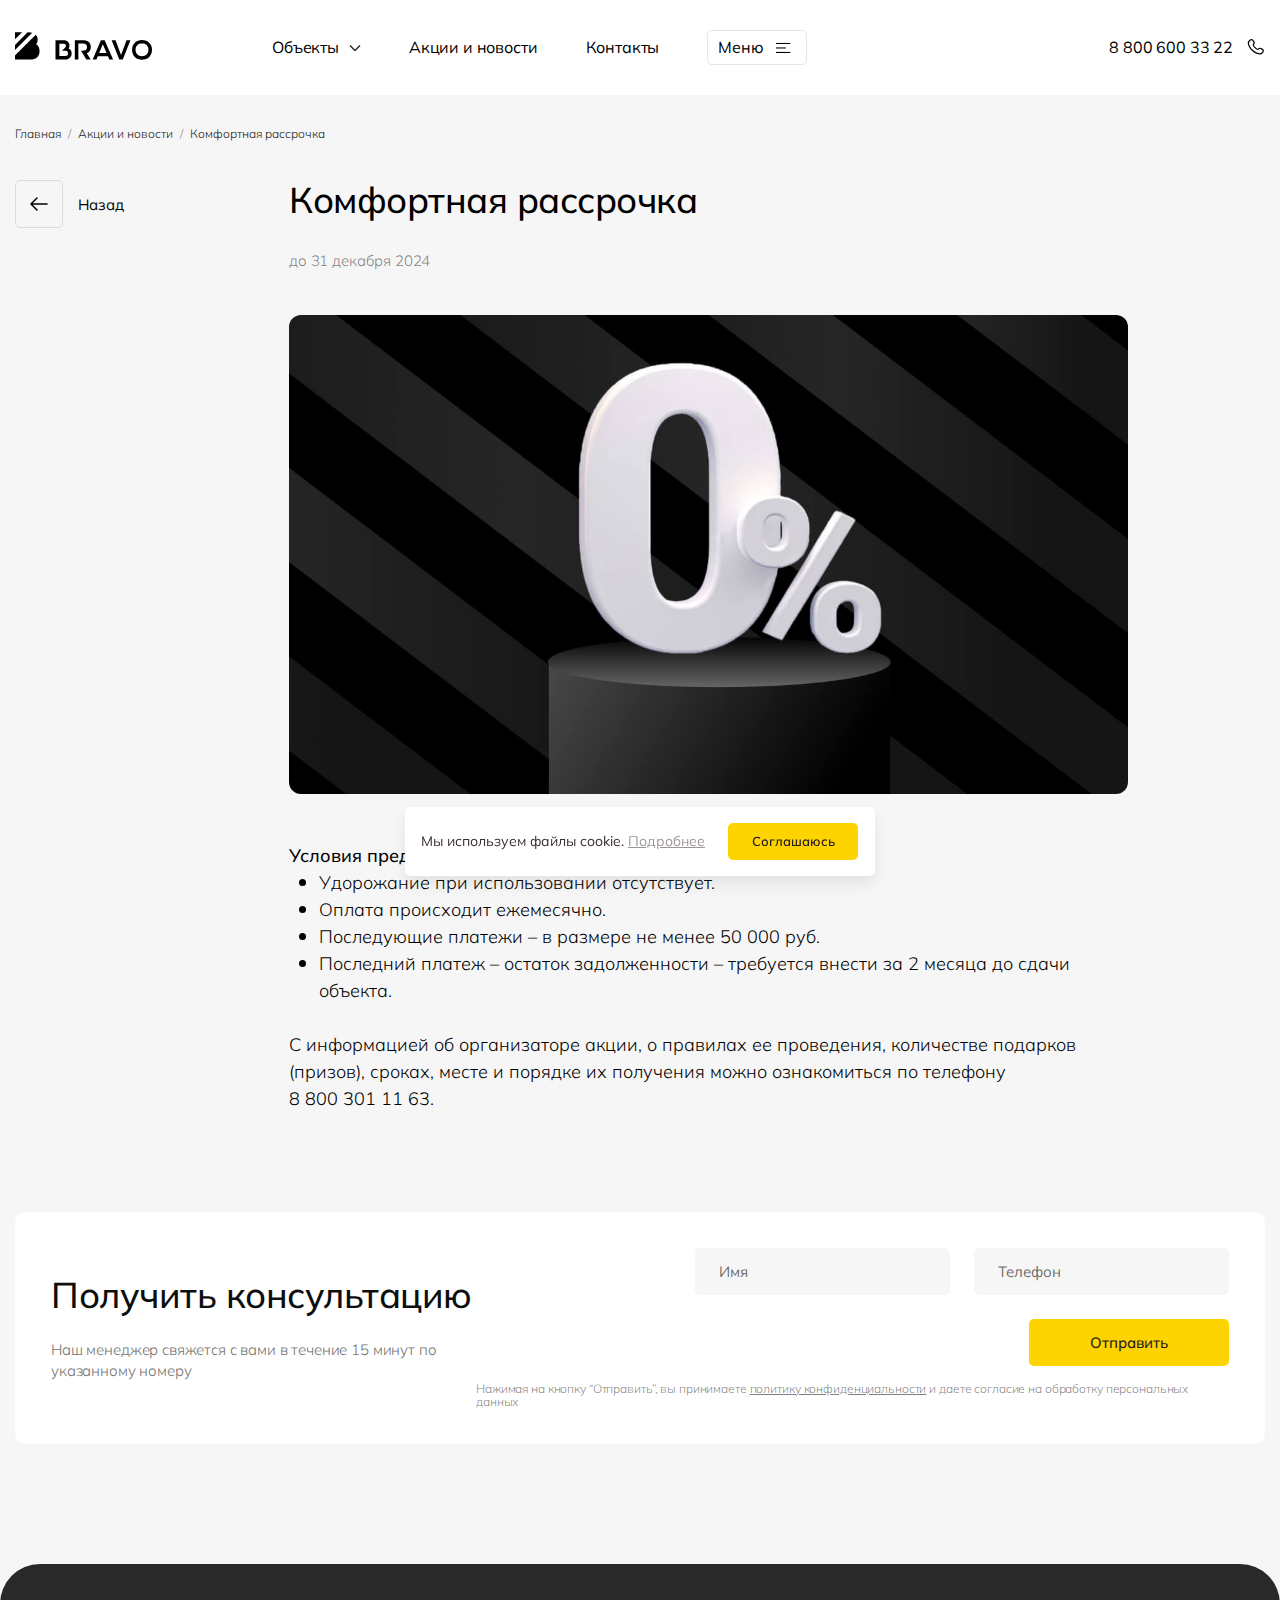
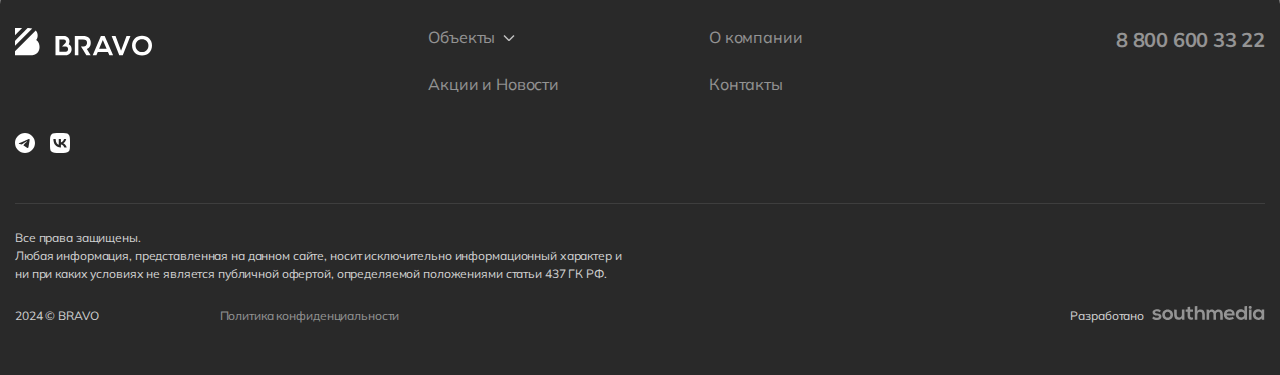
<file: stocks/komfortnaya-rassrochka.html>
<!DOCTYPE html>
<html lang="ru">

<head>
  <meta charset="UTF-8">
  <meta name="viewport" content="width=device-width, initial-scale=1.0">
  <title>Комфортная рассрочка</title>
  <!--<link rel="stylesheet" href="css/style.min.css">-->
  <link rel="stylesheet" href="../css/style.css">
</head>

<body class="seryy">

  <div class="preloader" id="preloader">
    <div class="preloader__content">
      <svg width="374" height="73" viewBox="0 0 374 73" fill="none" xmlns="http://www.w3.org/2000/svg">
        <defs>
          <linearGradient id="gradient" x1="0%" y1="100%" x2="0%" y2="0%">
            <stop offset="0%" stop-color="#131313">
              <animate attributeName="offset" values="0; 1" dur="2s" repeatCount="indefinite" />
            </stop>
            <stop offset="0%" stop-color="#E4E4E4">
              <animate attributeName="offset" values="0; 1" dur="2s" repeatCount="indefinite" />
            </stop>
          </linearGradient>
        </defs>

        <path
          d="M198.002 48.1809L183.376 15.9075L169.136 48.1809H198.002ZM175.975 0.953125H190.514L223.231 71.9976H208.82L203.409 60.0424H163.894L158.658 71.9976H144.203L175.971 0.953125H175.975Z"
          fill="url(#gradient)" />
        <path
          d="M217.551 0.953125H232.743L253.989 55.1362L275.242 0.953125H290.43L260.787 72.001H247.198L217.551 0.953125Z"
          fill="url(#gradient)" />
        <path
          d="M310.34 36.2746C310.34 39.9395 310.968 43.2439 312.22 46.1841C313.476 49.1244 315.221 51.6312 317.46 53.7081C319.694 55.785 322.334 57.3834 325.379 58.5033C328.424 59.6232 331.735 60.1849 335.31 60.1849C338.884 60.1849 342.199 59.6232 345.241 58.5033C348.286 57.3799 350.918 55.7815 353.138 53.7081C355.362 51.6312 357.107 49.1244 358.377 46.1841C359.644 43.2439 360.283 39.943 360.283 36.2746C360.283 32.6063 359.648 29.3193 358.377 26.4102C357.107 23.5012 355.362 21.0394 353.138 19.0249C350.918 17.0105 348.286 15.471 345.241 14.41C342.199 13.3525 338.888 12.8185 335.31 12.8185C331.732 12.8185 328.424 13.349 325.379 14.41C322.334 15.471 319.694 17.007 317.46 19.0249C315.225 21.0394 313.476 23.5012 312.22 26.4102C310.968 29.3193 310.34 32.6063 310.34 36.2746ZM296.619 36.2746C296.619 30.9108 297.557 26.0011 299.434 21.5456C301.307 17.0902 303.943 13.2658 307.331 10.0655C310.72 6.86867 314.791 4.39304 319.537 2.63513C324.283 0.87722 329.541 0 335.31 0C341.079 0 346.303 0.87722 351.064 2.63513C355.825 4.39304 359.9 6.86867 363.292 10.0655C366.68 13.2658 369.312 17.0902 371.189 21.5456C373.062 26.0011 374 30.9108 374 36.2746C374 41.6385 373.062 46.614 371.189 51.1146C369.312 55.6151 366.68 59.488 363.292 62.7265C359.9 65.9718 355.825 68.4925 351.064 70.2955C346.303 72.0985 341.053 73 335.31 73C329.567 73 324.283 72.0985 319.537 70.2955C314.791 68.4925 310.72 65.9718 307.331 62.7265C303.943 59.4846 301.307 55.6151 299.434 51.1146C297.557 46.614 296.619 41.6662 296.619 36.2746Z"
          fill="url(#gradient)" />
        <path
          d="M128.238 45.3862C130.144 43.826 131.721 42.0438 132.977 40.0466C134.229 38.046 135.16 35.8547 135.766 33.4796C136.372 31.0976 136.675 28.5942 136.675 25.9556C136.675 22.048 136.066 18.5461 134.839 15.4567C133.612 12.3639 131.743 9.74267 129.234 7.59296C126.722 5.43978 123.564 3.79629 119.753 2.65902C115.944 1.52176 111.443 0.953125 106.251 0.953125H74.9316V72.0011H88.6525V13.5012H106.598C111.819 13.5012 115.729 14.583 118.329 16.75C120.924 18.9171 122.221 21.9856 122.221 25.9522C122.221 27.984 121.899 29.8251 121.246 31.4755C120.6 33.126 119.617 34.5302 118.303 35.6813C116.989 36.8325 115.36 37.727 113.414 38.365C111.465 39.003 109.194 39.322 106.598 39.322H98.7003L106.729 51.8215L119.453 72.0045H136.245L121.531 49.2765C124.101 48.2467 126.335 46.95 128.238 45.3897"
          fill="url(#gradient)" />
        <path
          d="M51.0679 31.1496C51.0679 31.1496 51.3308 30.7647 51.7032 30.0817C52.8971 27.9979 53.6419 26.0666 53.9267 23.8094C54.6314 20.0162 54.394 15.1551 51.1007 10.2211C49.9506 8.32455 48.4756 6.64639 46.6647 5.25948C46.6537 5.24908 46.6427 5.23868 46.6281 5.22827C43.1231 2.56541 38.3876 0.97393 32.44 0.97393L0.116827 0.953125H0V72.1085H40.0197C52.3786 72.112 62.0248 62.5111 62.4338 50.7224C62.6893 43.3891 60.3526 35.352 51.0642 31.1496H51.0679ZM40.0197 59.2033H15.079V13.8861H32.4436C36.8688 13.8861 40.4687 17.3048 40.4687 21.5071V21.7082C40.4687 24.0105 39.4793 25.602 37.6793 27.4708L25.2875 39.4225H40.0197C45.3758 39.4225 48.8407 44.0756 48.8407 49.228C48.8407 54.3804 45.5438 59.2033 40.0197 59.2033Z"
          fill="url(#gradient)" />
      </svg>
    </div>
  </div>

  <header class="header" id="header">
    <div class="container">
      <div class="header-mobile">
        <a href="/" class="header-mobile__logo">
          <img src="../img/header/header-logo-mobile.svg" alt="logo">
        </a>
        <button class="header-mobile__btn" id="header-mobile-menu-open">
          <svg width="29" height="15" viewBox="0 0 8 15" fill="none" xmlns="http://www.w3.org/2000/svg">
            <line y1="1.20703" x2="20" y2="1.20703" stroke="black" stroke-width="1.5" />
            <line y1="7.45703" x2="13.75" y2="7.45703" stroke="black" stroke-width="1.5" />
            <line y1="13.707" x2="20" y2="13.707" stroke="black" stroke-width="1.5" />
          </svg>
        </button>
      </div>
      <div class="header__content" id="header-content">
        <div class="header__content-mobile">
          <a href="/" class="header__content-mobile__logo">
            <img src="../img/header/header-logo-mobile.svg" alt="logo">
          </a>
          <button class="header__content-mobile__btn" id="header-mobile-menu-close">
            <svg width="17" height="16" viewBox="0 0 17 16" fill="none" xmlns="http://www.w3.org/2000/svg">
              <line x1="1.32709" y1="15.3994" x2="15.4692" y2="1.25722" stroke="black" stroke-width="1.5" />
              <line x1="1.45904" y1="1.32807" x2="15.6012" y2="15.4702" stroke="black" stroke-width="1.5" />
            </svg>
          </button>
        </div>
        <a href="/" class="header__content-logo">
          <img src="../img/header/header-logo.svg" alt="logo">
        </a>
        <nav class="header__content-nav">
          <ul class="header__content-nav__list">
            <li class="header__content-nav__list-item object">
              <button id="object-btn">
                Объекты
                <svg width="12" height="8" viewBox="0 0 12 8" fill="none" xmlns="http://www.w3.org/2000/svg">
                  <path d="M1 1.5L6 6.5L11 1.5" stroke="#282E36" stroke-width="1.5" stroke-linejoin="bevel" />
                </svg>
              </button>
              <ul class="object-list" id="object-list">
                <li class="object-list__item">
                  <a href="#"> ЖК «Кипарис»</a>
                </li>
              </ul>
            </li>
            <li class="header__content-nav__list-item">
              <a href="/stocks.html">
                Акции и новости
              </a>
            </li>
            <li class="header__content-nav__list-item">
              <a href="/contacts.html">
                Контакты
              </a>
            </li>
            <li class="header__content-nav__list-item menu">
              <button class="btn-global" id="header-menu-btn">
                Меню
                <svg width="23" height="12" viewBox="0 0 23 12" fill="none" xmlns="http://www.w3.org/2000/svg">
                  <line y1="0.966406" x2="16" y2="0.966406" stroke="black" stroke-width="1.2" />
                  <line y1="5.96641" x2="11" y2="5.96641" stroke="black" stroke-width="1.2" />
                  <line y1="10.9664" x2="16" y2="10.9664" stroke="black" stroke-width="1.2" />
                </svg>
              </button>
            </li>
            <li class="header__content-nav__list-item mobile">
              <a href="#">
                О застройщике
              </a>
            </li>
          </ul>
        </nav>
        <div class="header__content-tel">
          <a href="tel:+78006003322">
            8 800 600 33 22
            <svg width="20" height="20" viewBox="0 0 20 20" fill="none" xmlns="http://www.w3.org/2000/svg">
              <path
                d="M13.8573 11.5757L14.2373 11.1982L13.3548 10.3116L12.9765 10.6891L13.8573 11.5757ZM15.5115 11.0399L17.104 11.9057L17.6998 10.8074L16.1082 9.94238L15.5115 11.0399ZM17.4098 13.6257L16.2265 14.8032L17.1073 15.6891L18.2907 14.5124L17.4098 13.6257ZM15.5048 15.1816C14.2965 15.2949 11.1715 15.1941 7.78649 11.8291L6.90482 12.7149C10.5982 16.3874 14.114 16.5674 15.6215 16.4266L15.5048 15.1816ZM7.78649 11.8291C4.56065 8.62072 4.02565 5.92322 3.95899 4.75239L2.71065 4.82322C2.79399 6.29655 3.45649 9.28655 6.90482 12.7149L7.78649 11.8291ZM8.93232 6.67905L9.17149 6.44072L8.29149 5.55488L8.05232 5.79239L8.93232 6.67905ZM9.36149 3.41155L8.31149 2.00822L7.31065 2.75822L8.36065 4.16072L9.36149 3.41155ZM4.77732 1.70239L3.46899 3.00239L4.35065 3.88905L5.65815 2.58905L4.77732 1.70239ZM8.49232 6.23572C8.05065 5.79239 8.05065 5.79239 8.05065 5.79405H8.04899L8.04649 5.79738C8.00688 5.83731 7.97143 5.88115 7.94065 5.92822C7.89565 5.99488 7.84649 6.08239 7.80482 6.19322C7.70338 6.47932 7.67811 6.78689 7.73149 7.08572C7.84315 7.80655 8.33982 8.75905 9.61149 10.0241L10.4932 9.13739C9.30232 7.95405 9.01899 7.23405 8.96649 6.89405C8.94149 6.73238 8.96732 6.65239 8.97482 6.63405C8.97982 6.62294 8.97982 6.62127 8.97482 6.62905C8.96739 6.64055 8.95903 6.65142 8.94982 6.66155L8.94149 6.66988L8.93315 6.67738L8.49232 6.23572ZM9.61149 10.0241C10.884 11.2891 11.8415 11.7824 12.5632 11.8924C12.9323 11.9491 13.2298 11.9041 13.4557 11.8199C13.5822 11.7736 13.7003 11.7072 13.8057 11.6232L13.8473 11.5857L13.8532 11.5807L13.8557 11.5782L13.8565 11.5766C13.8565 11.5766 13.8573 11.5757 13.4165 11.1324C12.9748 10.6891 12.9773 10.6882 12.9773 10.6882L12.979 10.6866L12.9807 10.6849L12.9857 10.6807L12.994 10.6724L13.0257 10.6474C13.0334 10.6424 13.0315 10.6429 13.0198 10.6491C12.999 10.6566 12.9173 10.6824 12.7532 10.6574C12.4082 10.6041 11.6832 10.3207 10.4932 9.13739L9.61149 10.0241ZM8.31149 2.00739C7.46149 0.874052 5.79149 0.694052 4.77732 1.70239L5.65815 2.58905C6.10149 2.14822 6.88815 2.19405 7.31065 2.75822L8.31149 2.00739ZM3.95982 4.75322C3.94315 4.46489 4.07565 4.16322 4.35065 3.88989L3.46815 3.00322C3.02065 3.44822 2.66815 4.07822 2.71065 4.82322L3.95982 4.75322ZM16.2265 14.8032C15.9982 15.0316 15.7515 15.1599 15.5057 15.1824L15.6215 16.4266C16.234 16.3691 16.7348 16.0607 17.1082 15.6899L16.2265 14.8032ZM9.17149 6.44072C9.99232 5.62489 10.0532 4.33572 9.36232 3.41238L8.36149 4.16155C8.69732 4.61072 8.64732 5.19988 8.29065 5.55572L9.17149 6.44072ZM17.1048 11.9066C17.7857 12.2766 17.8915 13.1482 17.4107 13.6266L18.2923 14.5124C19.409 13.4016 19.0648 11.5491 17.7007 10.8082L17.1048 11.9066ZM14.2373 11.1991C14.5573 10.8807 15.0723 10.8024 15.5123 11.0407L16.109 9.94322C15.2057 9.45155 14.0857 9.58739 13.3557 10.3124L14.2373 11.1991Z"
                fill="black" />
            </svg>
          </a>
        </div>
      </div>
    </div>

    <div class="header-menu" id="header-menu">
      <div class="container">
        <div class="header-menu__content" id="header-menu-content">
          <ul class="header-menu__content-list">
            <li class="header-menu__content-list__item">
              <h3>
                Компания
              </h3>
            </li>
            <li class="header-menu__content-list__item">
              <a href="/about.html">
                О застройщике
              </a>
            </li>
            <li class="header-menu__content-list__item">
              <a href="/contacts.html">
                Контакты
              </a>
            </li>
          </ul>
          <ul class="header-menu__content-list">
            <li class="header-menu__content-list__item">
              <h3>
                События
              </h3>
            </li>
            <li class="header-menu__content-list__item">
              <a href="/stocks.html">
                Акции
              </a>
            </li>
            <li class="header-menu__content-list__item">
              <a href="/news.html">
                Новости
              </a>
            </li>
          </ul>
        </div>
      </div>
    </div>
  </header>

  <main>

    <div class="stocksAndNews-header">
      <div class="container">
        <div class="stocksAndNews-header__content">
          <a href="/">
            Главная
          </a>
          /
          <a href="/stocks.html">
            Акции и новости
          </a>
          /
          <a href="#">
            Комфортная рассрочка
          </a>
        </div>
      </div>
    </div>

    <section class="stocksAndNews-page">
      <div class="container">
        <span class="stocksAndNews-page__link">
          <a href="/stocks.html" class="btn-arrow">
            <svg width="18" height="14" viewBox="0 0 18 14" fill="none" xmlns="http://www.w3.org/2000/svg">
              <path d="M17 7L1 7M1 7L7 1M1 7L7 13" stroke="black" stroke-width="1.5" stroke-linecap="round"
                stroke-linejoin="round" />
            </svg>
          </a>
          Назад
        </span>
        <div class="stocksAndNews-page__content">
          <h1>
            Комфортная рассрочка
          </h1>
          <div class="stocksAndNews-page__content-date">
            <p>
              до 31 декабря 2024
            </p>
            
          </div>
          <div class="stocksAndNews-page__content-img">
            <img src="../img/stocksAndNews/stocks/stocks-img1.jpg" alt="img">
          </div>
          <div class="stocksAndNews-page__content-info">
            <div class="stocksAndNews-page__content-info__descr">
              <h3>
                Условия предоставления рассрочки:
              </h3>
              <ul class="stocksAndNews-page__content-info__descr-list">
                <li class="stocksAndNews-page__content-info__descr-list__item">
                  <p>
                    Удорожание при использовании отсутствует.
                  </p>
                </li>
                <li class="stocksAndNews-page__content-info__descr-list__item">
                  <p>
                    Оплата происходит ежемесячно.
                  </p>
                </li>
                <li class="stocksAndNews-page__content-info__descr-list__item">
                  <p>
                    Последующие платежи – в размере не менее 50 000 руб.
                  </p>
                </li>
                <li class="stocksAndNews-page__content-info__descr-list__item">
                  <p>
                    Последний платеж – остаток задолженности – требуется внести за 2 месяца до сдачи объекта.
                  </p>
                </li>
              </ul>
            </div>
            <div class="stocksAndNews-page__content-info__descr">
              <p>
                С информацией об организаторе акции, о правилах ее проведения, количестве подарков (призов), сроках,
                месте и порядке их получения можно ознакомиться по телефону 8&nbsp;800&nbsp;301&nbsp;11&nbsp;63.
              </p>
            </div>
          </div>
        </div>
      </div>
    </section>

    <section class="stocksAndNews-feedback">
      <div class="container">
        <div class="stocksAndNews-feedback__content">
          <div class="stocksAndNews-feedback__content-info">
            <h2 class="section-title">
              Получить консультацию
            </h2>
            <p>
              Наш менеджер свяжется с вами в течение 15 минут по указанному номеру
            </p>
          </div>
          <form action="#" class="stocksAndNews-feedback__content-form">
            <div class="stocksAndNews-feedback__content-form__fields">
              <label for="feedbackName">
                <input type="text" id="stocksAndNews-feedback-name" name="feedbackName" placeholder="Имя">
              </label>
              <label for="feedbackTel">
                <input type="tel" id="stocksAndNews-feedback-tel" name="feedbackTel" placeholder="Телефон">
              </label>
              <button class="btn-global">
                Отправить
              </button>
            </div>
            <p>
              Нажимая на кнопку “Отправить”, вы принимаете <a href="#">политику конфиденциальности</a> и даете согласие
              на обработку персональных данных
            </p>
          </form>
        </div>
      </div>
    </section>

  </main>

  <footer class="footer">
    <div class="container">
      <div class="footer__content">
        <div class="footer__content-top">
          <div class="footer__content-top__links">
            <a href="/" class="footer__content-top__links-logo">
              <img src="../img/footer/footer-logo.svg" alt="img">
            </a>
          </div>
          <nav class="footer__content-top__nav">
            <ul class="footer__content-top__nav-list">
              <li class="footer__content-top__nav-list__item object">
                <button class="footer-object-btn" id="footer-object-btn">
                  Объекты
                  <svg width="12" height="8" viewBox="0 0 12 8" fill="none" xmlns="http://www.w3.org/2000/svg">
                    <path d="M1 1.5L6 6.5L11 1.5" stroke="white" stroke-width="1.5" stroke-linejoin="bevel" />
                  </svg>
                </button>
                <ul class="object-list" id="footer-object-list">
                  <li class="object-list__item">
                    <a href="#"> ЖК «Кипарис» </a>
                  </li>

                </ul>
              </li>
              <li class="footer__content-top__nav-list__item">
                <a href="/stocks.html">
                  Акции и Новости
                </a>
              </li>
              <li class="footer__content-top__nav-list__item">
                <a href="/about.html">
                  О компании
                </a>
              </li>
              <li class="footer__content-top__nav-list__item">
                <a href="/contacts.html">
                  Контакты
                </a>
              </li>
            </ul>
          </nav>
          <a href="tel:+78006003322" class="footer__content-top__tel">8 800 600 33 22 </a>
        </div>
        <ul class="footer__content-social">
          <li class="footer__content-social__item">
            <a target="_blanc" href="https://t.me/bravodeveloper">
              <svg width="20" height="20" viewBox="0 0 20 20" fill="none" xmlns="http://www.w3.org/2000/svg">
                <g clip-path="url(#clip0_0_505)">
                  <path
                    d="M10 0C4.48 0 0 4.48 0 10C0 15.52 4.48 20 10 20C15.52 20 20 15.52 20 10C20 4.48 15.52 0 10 0ZM14.64 6.8C14.49 8.38 13.84 12.22 13.51 13.99C13.37 14.74 13.09 14.99 12.83 15.02C12.25 15.07 11.81 14.64 11.25 14.27C10.37 13.69 9.87 13.33 9.02 12.77C8.03 12.12 8.67 11.76 9.24 11.18C9.39 11.03 11.95 8.7 12 8.49C12.0069 8.45819 12.006 8.42517 11.9973 8.3938C11.9886 8.36244 11.9724 8.33367 11.95 8.31C11.89 8.26 11.81 8.28 11.74 8.29C11.65 8.31 10.25 9.24 7.52 11.08C7.12 11.35 6.76 11.49 6.44 11.48C6.08 11.47 5.4 11.28 4.89 11.11C4.26 10.91 3.77 10.8 3.81 10.45C3.83 10.27 4.08 10.09 4.55 9.9C7.47 8.63 9.41 7.79 10.38 7.39C13.16 6.23 13.73 6.03 14.11 6.03C14.19 6.03 14.38 6.05 14.5 6.15C14.6 6.23 14.63 6.34 14.64 6.42C14.63 6.48 14.65 6.66 14.64 6.8Z"
                    fill="white" />
                </g>
                <defs>
                </defs>
              </svg>
            </a>
          </li>
          <li class="footer__content-social__item">
            <a target="_blanc" href="https://vk.com/club227636382">
              <svg width="20" height="20" viewBox="0 0 20 20" fill="none" xmlns="http://www.w3.org/2000/svg">
                <g clip-path="url(#clip0_0_507)">
                  <path
                    d="M1.4058 1.4058C0 2.8117 0 5.07464 0 9.6V10.4C0 14.9254 0 17.1883 1.4058 18.5942C2.8117 20 5.07464 20 9.6 20H10.4C14.9254 20 17.1883 20 18.5942 18.5942C20 17.1883 20 14.9254 20 10.4V9.6C20 5.0746 20 2.81165 18.5942 1.4058C17.1883 8.51495e-08 14.9254 0 10.4 0H9.6C5.0746 0 2.81165 8.51495e-08 1.4058 1.4058ZM3.375 6.08339H5.65835C5.73335 9.90005 7.41665 11.5167 8.75 11.85V6.08335H10.9V9.375C12.2167 9.23335 13.6 7.73335 14.0667 6.08335H16.2167C16.0408 6.93907 15.6902 7.74929 15.1869 8.46336C14.6836 9.17743 14.0384 9.77998 13.2917 10.2333C14.1255 10.6473 14.8619 11.2335 15.4523 11.9532C16.0427 12.6729 16.4737 13.5097 16.7167 14.4083H14.35C14.1319 13.6278 13.6882 12.929 13.0744 12.3997C12.4606 11.8704 11.7042 11.5342 10.9 11.4333V14.4083H10.6417C6.08335 14.4083 3.48335 11.2833 3.375 6.08335"
                    fill="white" />
                </g>
              </svg>
            </a>
          </li>
        </ul>
        <div class="footer__content-bottom">
          <div class="footer__content-bottom__left">
            <p>
              Все права защищены. <br>
              Любая информация, представленная на данном сайте, носит исключительно информационный характер и ни при
              каких условиях не является публичной офертой, определяемой положениями статьи 437 ГК РФ.
            </p>
            <div class="footer__content-bottom__left-links">
              <p>
                2024 © BRAVO
              </p>
              <a href="#">
                Политика конфиденциальности
              </a>
            </div>
          </div>
          <p>
            Разработано
            <svg width="113" height="14" viewBox="0 0 113 14" fill="none" xmlns="http://www.w3.org/2000/svg">
              <g opacity="0.5">
                <path
                  d="M7.52859 6.26832C6.79475 5.59367 5.95259 5.36878 4.96269 5.36878C3.74622 5.36878 3.07153 5.7372 3.07153 6.3688C3.07153 7.02432 3.68221 7.38798 5.00701 7.46931C6.96221 7.59373 9.43945 8.01955 9.43945 10.6943C9.43945 12.4694 7.94719 14.0006 4.98239 14.0006C3.34239 14.0006 1.70238 13.7374 0.19043 12.2063L1.45614 10.4311C2.18995 11.2254 3.87429 11.8187 5.0267 11.8379C5.99201 11.857 6.89818 11.3689 6.89818 10.6321C6.89818 9.93827 6.31211 9.65119 4.83957 9.56985C2.88437 9.42629 0.554874 8.73249 0.554874 6.44537C0.554874 4.11994 3.03211 3.30176 4.92823 3.30176C6.54851 3.30176 7.76498 3.60796 8.96173 4.62713L7.52859 6.26832Z"
                  fill="white" />
                <path
                  d="M21.0522 8.63664C21.0522 11.5362 19.0132 13.8856 15.6495 13.8856C12.2858 13.8856 10.2715 11.5362 10.2715 8.63664C10.2715 5.75618 12.3301 3.3877 15.6298 3.3877C18.9295 3.3877 21.0522 5.75618 21.0522 8.63664ZM12.8374 8.63664C12.8374 10.1678 13.783 11.5984 15.6544 11.5984C17.5259 11.5984 18.4715 10.1678 18.4715 8.63664C18.4715 7.12463 17.3782 5.6557 15.6544 5.6557C13.8027 5.6557 12.8374 7.12463 12.8374 8.63664Z"
                  fill="white" />
                <path
                  d="M24.7309 3.62609V8.86065C24.7309 10.3918 25.5928 11.5545 27.2328 11.5545C28.8089 11.5545 29.8824 10.2674 29.8824 8.73627V3.58301L32.4235 3.59259V13.679H30.1334L29.9662 12.3105C28.8925 13.3297 27.9074 13.8225 26.4546 13.8225C23.9774 13.8225 22.1699 12.0043 22.1699 8.8798V3.6165L24.7309 3.62609Z"
                  fill="white" />
                <path
                  d="M38.1208 0.682617L38.1614 3.61284H41.018V5.75642H38.1367V10.1058C38.1367 11.0676 38.6835 11.5365 39.4813 11.5365C39.4813 11.5365 40.1363 11.5413 40.7815 11.3068L41.2542 13.2973C41.2542 13.2973 40.0919 13.7566 39.3139 13.7805C37.0633 13.8619 35.5956 12.6178 35.5956 10.1058V5.75642H33.6602V3.61284H35.5956V0.904625L38.1208 0.682617Z"
                  fill="white" />
                <path
                  d="M45.3424 0V4.96186C46.2682 3.79913 47.4009 3.44985 48.578 3.44985C51.5183 3.44985 52.8233 5.38768 52.8233 8.34948V13.6558H50.2575V8.36863C50.2575 6.53127 49.2676 5.75614 47.9033 5.75614C46.3916 5.75614 45.3375 7.00017 45.3375 8.51218V13.6558H42.7715V0.263164L45.3424 0Z"
                  fill="white" />
                <path
                  d="M61.4711 13.7227V8.33022C61.4711 7.00482 60.7569 5.79906 59.3485 5.79906C57.9595 5.79906 57.142 7.00482 57.142 8.33022V13.7179H54.5762V3.6124L56.9499 3.63633L57.1371 4.86123C57.6838 3.84206 58.8804 3.47363 59.8703 3.47363C61.1116 3.47363 62.3476 3.96168 62.9388 5.35407C63.8646 3.92342 65.0614 3.51671 66.4057 3.51671C69.3459 3.51671 70.799 5.27273 70.799 8.29193V13.7227H68.2329V8.29193C68.2329 6.96656 67.6667 5.84211 66.2777 5.84211C64.8891 5.84211 63.8843 7.00482 63.8843 8.33501L64.0271 13.7227H61.4711Z"
                  fill="white" />
                <path
                  d="M74.5471 9.50727C74.7146 10.7513 75.8276 11.6509 77.635 11.6509C78.5806 11.6509 79.8218 11.3016 80.4078 10.713L82.0478 12.2872C80.9545 13.3877 79.1666 13.9189 77.5907 13.9189C74.0201 13.9189 71.8975 11.7753 71.8975 8.55029C71.8975 5.48804 74.0399 3.28223 77.4035 3.28223C80.8707 3.28223 83.0377 5.36362 82.6338 9.50727H74.5471ZM80.1762 7.44502C80.0087 6.13876 78.9599 5.48324 77.4873 5.48324C76.0984 5.48324 74.9656 6.13876 74.5866 7.44502H80.1762Z"
                  fill="white" />
                <path
                  d="M95.0483 0V13.6606H92.6548L92.4874 12.273C91.6895 13.4788 90.4091 13.8855 89.1481 13.8855C86.0997 13.8855 83.8096 11.9237 83.8096 8.61743C83.8096 5.14844 86.0602 3.34937 89.0843 3.34937C90.1775 3.34937 91.8768 3.92354 92.4874 4.96183V0.267949L95.0483 0ZM86.3656 8.61743C86.3656 10.3735 87.6707 11.5792 89.3058 11.5792C90.9261 11.5792 92.3102 10.4357 92.3102 8.61743C92.3102 6.86141 90.9212 5.67956 89.3058 5.67956C87.6707 5.67477 86.3656 6.79922 86.3656 8.61743Z"
                  fill="white" />
                <path
                  d="M99.7377 1.45436C99.7377 3.39221 96.7139 3.39221 96.7139 1.45436C96.709 -0.483485 99.7377 -0.483485 99.7377 1.45436ZM96.9406 3.53576V13.6508H99.5064V3.54532L96.9406 3.53576Z"
                  fill="white" />
                <path
                  d="M109.721 3.57942L112.193 3.59377V13.661H109.775L109.646 12.1921C109.056 13.3739 107.44 13.9481 106.283 13.9672C103.215 13.9864 100.944 12.149 100.944 8.61782C100.944 5.14883 103.318 3.33062 106.347 3.34976C107.736 3.34976 109.056 3.98134 109.646 4.98137L109.721 3.57942ZM103.515 8.61782C103.515 10.5365 104.879 11.6801 106.583 11.6801C110.617 11.6801 110.617 5.57468 106.583 5.57468C104.879 5.57468 103.515 6.6991 103.515 8.61782Z"
                  fill="white" />
              </g>
            </svg>
          </p>
        </div>
      </div>
    </div>
  </footer>

  <div class="cookie" data-js='cookie'>
    <div class="cookie__text" data-js='cookieText'>Мы используем файлы cookie, чтобы персонализировать сервисы и
      улучшить пользование сайтом.
      Cookie — небольшие файлы с информацией о предыдущих посещениях сайта. Если вы не хотите использовать файлы cookie,
      измените настройки браузера.</div>
    <div class="cookie__title">Мы используем файлы cookie. <button type="button" class="cookie__more"
        data-js='cookieMore'>Подробнее</button></div>
    <button class="cookie__accept" data-js='cookieBtn'>Соглашаюсь</button>
  </div>

  <script src="../js/main.min.js"></script>
</body>

</html>
</file>
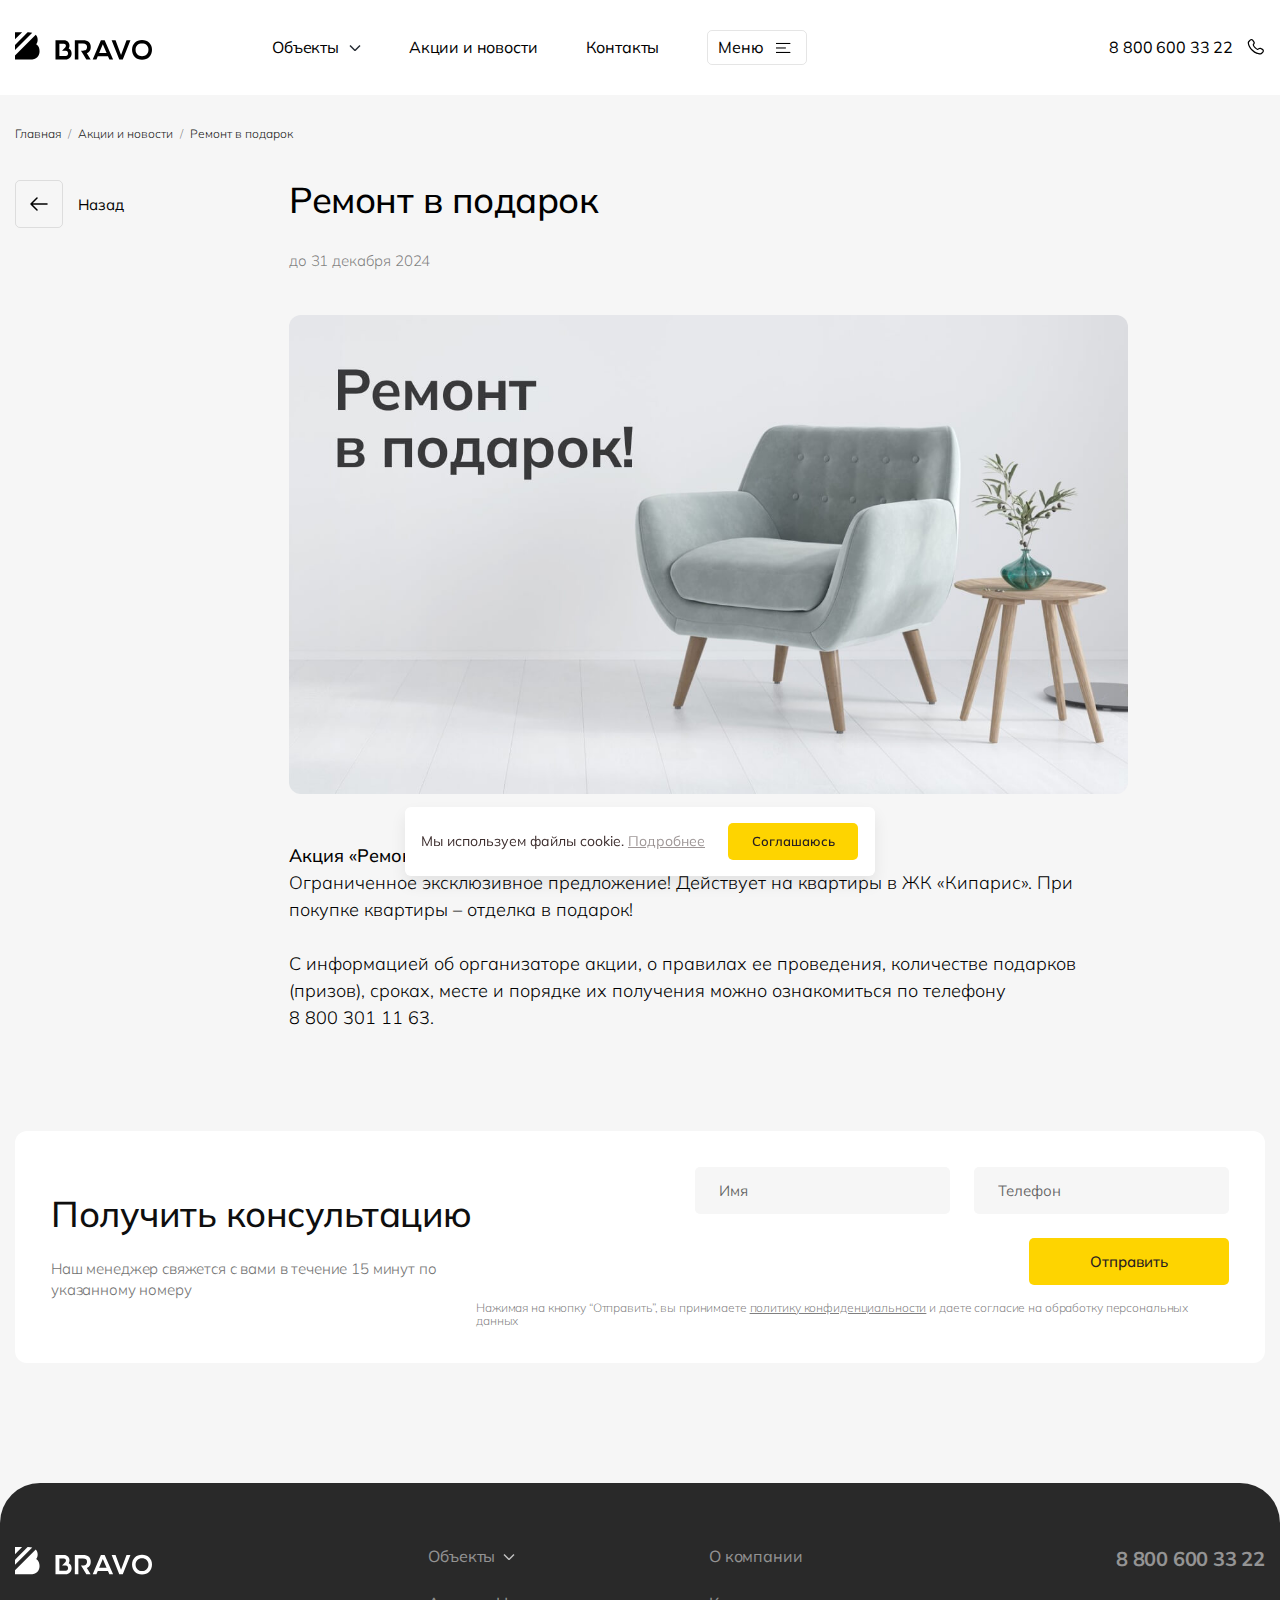
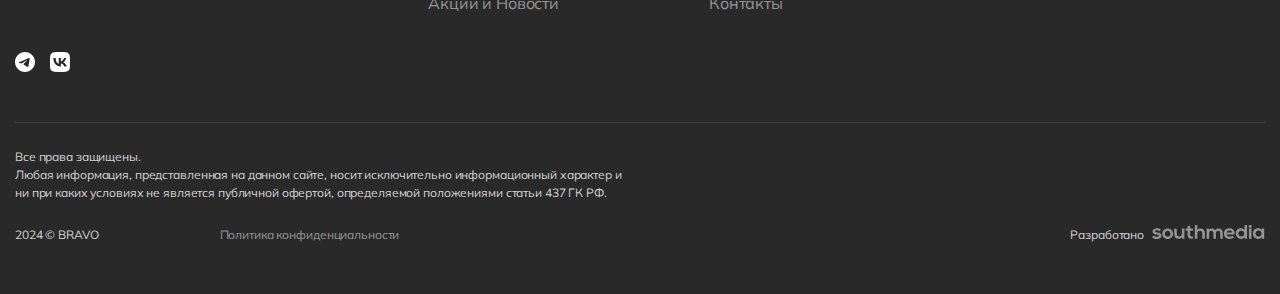
<file: stocks/remont-v-podarok.html>
<!DOCTYPE html>
<html lang="ru">

<head>
  <meta charset="UTF-8">
  <meta name="viewport" content="width=device-width, initial-scale=1.0">
  <title>Ремонт в подарок</title>
  <!--<link rel="stylesheet" href="css/style.min.css">-->
  <link rel="stylesheet" href="../css/style.css">
</head>

<body class="seryy">

  <div class="preloader" id="preloader">
    <div class="preloader__content">
      <svg width="374" height="73" viewBox="0 0 374 73" fill="none" xmlns="http://www.w3.org/2000/svg">
        <defs>
          <linearGradient id="gradient" x1="0%" y1="100%" x2="0%" y2="0%">
            <stop offset="0%" stop-color="#131313">
              <animate attributeName="offset" values="0; 1" dur="2s" repeatCount="indefinite" />
            </stop>
            <stop offset="0%" stop-color="#E4E4E4">
              <animate attributeName="offset" values="0; 1" dur="2s" repeatCount="indefinite" />
            </stop>
          </linearGradient>
        </defs>

        <path
          d="M198.002 48.1809L183.376 15.9075L169.136 48.1809H198.002ZM175.975 0.953125H190.514L223.231 71.9976H208.82L203.409 60.0424H163.894L158.658 71.9976H144.203L175.971 0.953125H175.975Z"
          fill="url(#gradient)" />
        <path
          d="M217.551 0.953125H232.743L253.989 55.1362L275.242 0.953125H290.43L260.787 72.001H247.198L217.551 0.953125Z"
          fill="url(#gradient)" />
        <path
          d="M310.34 36.2746C310.34 39.9395 310.968 43.2439 312.22 46.1841C313.476 49.1244 315.221 51.6312 317.46 53.7081C319.694 55.785 322.334 57.3834 325.379 58.5033C328.424 59.6232 331.735 60.1849 335.31 60.1849C338.884 60.1849 342.199 59.6232 345.241 58.5033C348.286 57.3799 350.918 55.7815 353.138 53.7081C355.362 51.6312 357.107 49.1244 358.377 46.1841C359.644 43.2439 360.283 39.943 360.283 36.2746C360.283 32.6063 359.648 29.3193 358.377 26.4102C357.107 23.5012 355.362 21.0394 353.138 19.0249C350.918 17.0105 348.286 15.471 345.241 14.41C342.199 13.3525 338.888 12.8185 335.31 12.8185C331.732 12.8185 328.424 13.349 325.379 14.41C322.334 15.471 319.694 17.007 317.46 19.0249C315.225 21.0394 313.476 23.5012 312.22 26.4102C310.968 29.3193 310.34 32.6063 310.34 36.2746ZM296.619 36.2746C296.619 30.9108 297.557 26.0011 299.434 21.5456C301.307 17.0902 303.943 13.2658 307.331 10.0655C310.72 6.86867 314.791 4.39304 319.537 2.63513C324.283 0.87722 329.541 0 335.31 0C341.079 0 346.303 0.87722 351.064 2.63513C355.825 4.39304 359.9 6.86867 363.292 10.0655C366.68 13.2658 369.312 17.0902 371.189 21.5456C373.062 26.0011 374 30.9108 374 36.2746C374 41.6385 373.062 46.614 371.189 51.1146C369.312 55.6151 366.68 59.488 363.292 62.7265C359.9 65.9718 355.825 68.4925 351.064 70.2955C346.303 72.0985 341.053 73 335.31 73C329.567 73 324.283 72.0985 319.537 70.2955C314.791 68.4925 310.72 65.9718 307.331 62.7265C303.943 59.4846 301.307 55.6151 299.434 51.1146C297.557 46.614 296.619 41.6662 296.619 36.2746Z"
          fill="url(#gradient)" />
        <path
          d="M128.238 45.3862C130.144 43.826 131.721 42.0438 132.977 40.0466C134.229 38.046 135.16 35.8547 135.766 33.4796C136.372 31.0976 136.675 28.5942 136.675 25.9556C136.675 22.048 136.066 18.5461 134.839 15.4567C133.612 12.3639 131.743 9.74267 129.234 7.59296C126.722 5.43978 123.564 3.79629 119.753 2.65902C115.944 1.52176 111.443 0.953125 106.251 0.953125H74.9316V72.0011H88.6525V13.5012H106.598C111.819 13.5012 115.729 14.583 118.329 16.75C120.924 18.9171 122.221 21.9856 122.221 25.9522C122.221 27.984 121.899 29.8251 121.246 31.4755C120.6 33.126 119.617 34.5302 118.303 35.6813C116.989 36.8325 115.36 37.727 113.414 38.365C111.465 39.003 109.194 39.322 106.598 39.322H98.7003L106.729 51.8215L119.453 72.0045H136.245L121.531 49.2765C124.101 48.2467 126.335 46.95 128.238 45.3897"
          fill="url(#gradient)" />
        <path
          d="M51.0679 31.1496C51.0679 31.1496 51.3308 30.7647 51.7032 30.0817C52.8971 27.9979 53.6419 26.0666 53.9267 23.8094C54.6314 20.0162 54.394 15.1551 51.1007 10.2211C49.9506 8.32455 48.4756 6.64639 46.6647 5.25948C46.6537 5.24908 46.6427 5.23868 46.6281 5.22827C43.1231 2.56541 38.3876 0.97393 32.44 0.97393L0.116827 0.953125H0V72.1085H40.0197C52.3786 72.112 62.0248 62.5111 62.4338 50.7224C62.6893 43.3891 60.3526 35.352 51.0642 31.1496H51.0679ZM40.0197 59.2033H15.079V13.8861H32.4436C36.8688 13.8861 40.4687 17.3048 40.4687 21.5071V21.7082C40.4687 24.0105 39.4793 25.602 37.6793 27.4708L25.2875 39.4225H40.0197C45.3758 39.4225 48.8407 44.0756 48.8407 49.228C48.8407 54.3804 45.5438 59.2033 40.0197 59.2033Z"
          fill="url(#gradient)" />
      </svg>
    </div>
  </div>

  <header class="header" id="header">
    <div class="container">
      <div class="header-mobile">
        <a href="/" class="header-mobile__logo">
          <img src="../img/header/header-logo-mobile.svg" alt="logo">
        </a>
        <button class="header-mobile__btn" id="header-mobile-menu-open">
          <svg width="29" height="15" viewBox="0 0 8 15" fill="none" xmlns="http://www.w3.org/2000/svg">
            <line y1="1.20703" x2="20" y2="1.20703" stroke="black" stroke-width="1.5" />
            <line y1="7.45703" x2="13.75" y2="7.45703" stroke="black" stroke-width="1.5" />
            <line y1="13.707" x2="20" y2="13.707" stroke="black" stroke-width="1.5" />
          </svg>
        </button>
      </div>
      <div class="header__content" id="header-content">
        <div class="header__content-mobile">
          <a href="/" class="header__content-mobile__logo">
            <img src="../img/header/header-logo-mobile.svg" alt="logo">
          </a>
          <button class="header__content-mobile__btn" id="header-mobile-menu-close">
            <svg width="17" height="16" viewBox="0 0 17 16" fill="none" xmlns="http://www.w3.org/2000/svg">
              <line x1="1.32709" y1="15.3994" x2="15.4692" y2="1.25722" stroke="black" stroke-width="1.5" />
              <line x1="1.45904" y1="1.32807" x2="15.6012" y2="15.4702" stroke="black" stroke-width="1.5" />
            </svg>
          </button>
        </div>
        <a href="/" class="header__content-logo">
          <img src="../img/header/header-logo.svg" alt="logo">
        </a>
        <nav class="header__content-nav">
          <ul class="header__content-nav__list">
            <li class="header__content-nav__list-item object">
              <button id="object-btn">
                Объекты
                <svg width="12" height="8" viewBox="0 0 12 8" fill="none" xmlns="http://www.w3.org/2000/svg">
                  <path d="M1 1.5L6 6.5L11 1.5" stroke="#282E36" stroke-width="1.5" stroke-linejoin="bevel" />
                </svg>
              </button>
              <ul class="object-list" id="object-list">
                <li class="object-list__item">
                  <a href="#"> ЖК «Кипарис»</a>
                </li>
              </ul>
            </li>
            <li class="header__content-nav__list-item">
              <a href="/stocks.html">
                Акции и новости
              </a>
            </li>
            <li class="header__content-nav__list-item">
              <a href="/contacts.html">
                Контакты
              </a>
            </li>
            <li class="header__content-nav__list-item menu">
              <button class="btn-global" id="header-menu-btn">
                Меню
                <svg width="23" height="12" viewBox="0 0 23 12" fill="none" xmlns="http://www.w3.org/2000/svg">
                  <line y1="0.966406" x2="16" y2="0.966406" stroke="black" stroke-width="1.2" />
                  <line y1="5.96641" x2="11" y2="5.96641" stroke="black" stroke-width="1.2" />
                  <line y1="10.9664" x2="16" y2="10.9664" stroke="black" stroke-width="1.2" />
                </svg>
              </button>
            </li>
            <li class="header__content-nav__list-item mobile">
              <a href="#">
                О застройщике
              </a>
            </li>
          </ul>
        </nav>
        <div class="header__content-tel">
          <a href="tel:+78006003322">
            8 800 600 33 22
            <svg width="20" height="20" viewBox="0 0 20 20" fill="none" xmlns="http://www.w3.org/2000/svg">
              <path
                d="M13.8573 11.5757L14.2373 11.1982L13.3548 10.3116L12.9765 10.6891L13.8573 11.5757ZM15.5115 11.0399L17.104 11.9057L17.6998 10.8074L16.1082 9.94238L15.5115 11.0399ZM17.4098 13.6257L16.2265 14.8032L17.1073 15.6891L18.2907 14.5124L17.4098 13.6257ZM15.5048 15.1816C14.2965 15.2949 11.1715 15.1941 7.78649 11.8291L6.90482 12.7149C10.5982 16.3874 14.114 16.5674 15.6215 16.4266L15.5048 15.1816ZM7.78649 11.8291C4.56065 8.62072 4.02565 5.92322 3.95899 4.75239L2.71065 4.82322C2.79399 6.29655 3.45649 9.28655 6.90482 12.7149L7.78649 11.8291ZM8.93232 6.67905L9.17149 6.44072L8.29149 5.55488L8.05232 5.79239L8.93232 6.67905ZM9.36149 3.41155L8.31149 2.00822L7.31065 2.75822L8.36065 4.16072L9.36149 3.41155ZM4.77732 1.70239L3.46899 3.00239L4.35065 3.88905L5.65815 2.58905L4.77732 1.70239ZM8.49232 6.23572C8.05065 5.79239 8.05065 5.79239 8.05065 5.79405H8.04899L8.04649 5.79738C8.00688 5.83731 7.97143 5.88115 7.94065 5.92822C7.89565 5.99488 7.84649 6.08239 7.80482 6.19322C7.70338 6.47932 7.67811 6.78689 7.73149 7.08572C7.84315 7.80655 8.33982 8.75905 9.61149 10.0241L10.4932 9.13739C9.30232 7.95405 9.01899 7.23405 8.96649 6.89405C8.94149 6.73238 8.96732 6.65239 8.97482 6.63405C8.97982 6.62294 8.97982 6.62127 8.97482 6.62905C8.96739 6.64055 8.95903 6.65142 8.94982 6.66155L8.94149 6.66988L8.93315 6.67738L8.49232 6.23572ZM9.61149 10.0241C10.884 11.2891 11.8415 11.7824 12.5632 11.8924C12.9323 11.9491 13.2298 11.9041 13.4557 11.8199C13.5822 11.7736 13.7003 11.7072 13.8057 11.6232L13.8473 11.5857L13.8532 11.5807L13.8557 11.5782L13.8565 11.5766C13.8565 11.5766 13.8573 11.5757 13.4165 11.1324C12.9748 10.6891 12.9773 10.6882 12.9773 10.6882L12.979 10.6866L12.9807 10.6849L12.9857 10.6807L12.994 10.6724L13.0257 10.6474C13.0334 10.6424 13.0315 10.6429 13.0198 10.6491C12.999 10.6566 12.9173 10.6824 12.7532 10.6574C12.4082 10.6041 11.6832 10.3207 10.4932 9.13739L9.61149 10.0241ZM8.31149 2.00739C7.46149 0.874052 5.79149 0.694052 4.77732 1.70239L5.65815 2.58905C6.10149 2.14822 6.88815 2.19405 7.31065 2.75822L8.31149 2.00739ZM3.95982 4.75322C3.94315 4.46489 4.07565 4.16322 4.35065 3.88989L3.46815 3.00322C3.02065 3.44822 2.66815 4.07822 2.71065 4.82322L3.95982 4.75322ZM16.2265 14.8032C15.9982 15.0316 15.7515 15.1599 15.5057 15.1824L15.6215 16.4266C16.234 16.3691 16.7348 16.0607 17.1082 15.6899L16.2265 14.8032ZM9.17149 6.44072C9.99232 5.62489 10.0532 4.33572 9.36232 3.41238L8.36149 4.16155C8.69732 4.61072 8.64732 5.19988 8.29065 5.55572L9.17149 6.44072ZM17.1048 11.9066C17.7857 12.2766 17.8915 13.1482 17.4107 13.6266L18.2923 14.5124C19.409 13.4016 19.0648 11.5491 17.7007 10.8082L17.1048 11.9066ZM14.2373 11.1991C14.5573 10.8807 15.0723 10.8024 15.5123 11.0407L16.109 9.94322C15.2057 9.45155 14.0857 9.58739 13.3557 10.3124L14.2373 11.1991Z"
                fill="black" />
            </svg>
          </a>
        </div>
      </div>
    </div>

    <div class="header-menu" id="header-menu">
      <div class="container">
        <div class="header-menu__content" id="header-menu-content">
          <ul class="header-menu__content-list">
            <li class="header-menu__content-list__item">
              <h3>
                Компания
              </h3>
            </li>
            <li class="header-menu__content-list__item">
              <a href="/about.html">
                О застройщике
              </a>
            </li>
            <li class="header-menu__content-list__item">
              <a href="/contacts.html">
                Контакты
              </a>
            </li>
          </ul>
          <ul class="header-menu__content-list">
            <li class="header-menu__content-list__item">
              <h3>
                События
              </h3>
            </li>
            <li class="header-menu__content-list__item">
              <a href="/stocks.html">
                Акции
              </a>
            </li>
            <li class="header-menu__content-list__item">
              <a href="/news.html">
                Новости
              </a>
            </li>
          </ul>
        </div>
      </div>
    </div>
  </header>

  <main>

    <div class="stocksAndNews-header">
      <div class="container">
        <div class="stocksAndNews-header__content">
          <a href="/">
            Главная
          </a>
          /
          <a href="/stocks.html">
            Акции и новости
          </a>
          /
          <a href="#">
            Ремонт в подарок
          </a>
        </div>
      </div>
    </div>

    <section class="stocksAndNews-page">
      <div class="container">
        <span class="stocksAndNews-page__link">
          <a href="/stocks.html" class="btn-arrow">
            <svg width="18" height="14" viewBox="0 0 18 14" fill="none" xmlns="http://www.w3.org/2000/svg">
              <path d="M17 7L1 7M1 7L7 1M1 7L7 13" stroke="black" stroke-width="1.5" stroke-linecap="round"
                stroke-linejoin="round" />
            </svg>
          </a>
          Назад
        </span>
        <div class="stocksAndNews-page__content">
          <h1>
            Ремонт в подарок
          </h1>
          <div class="stocksAndNews-page__content-date">
            <p>
              до 31 декабря 2024
            </p>
            
          </div>
          <div class="stocksAndNews-page__content-img">
            <img src="../img/stocksAndNews/stocks/stocks-img3.jpg" alt="img">
          </div>
          <div class="stocksAndNews-page__content-info">
            <div class="stocksAndNews-page__content-info__descr">
              <h3>Акция «Ремонт в подарок»</h3>
              <p>
                Ограниченное эксклюзивное предложение! Действует на квартиры в ЖК «Кипарис». При покупке квартиры –
                отделка в подарок!
              </p>
            </div>
            <div class="stocksAndNews-page__content-info__descr">
              <p>
                С информацией об организаторе акции, о правилах ее проведения, количестве подарков (призов), сроках,
                месте и порядке их получения можно ознакомиться по телефону 8&nbsp;800&nbsp;301&nbsp;11&nbsp;63.
              </p>
            </div>
          </div>
        </div>
      </div>
    </section>

    <section class="stocksAndNews-feedback">
      <div class="container">
        <div class="stocksAndNews-feedback__content">
          <div class="stocksAndNews-feedback__content-info">
            <h2 class="section-title">
              Получить консультацию
            </h2>
            <p>
              Наш менеджер свяжется с вами в течение 15 минут по указанному номеру
            </p>
          </div>
          <form action="#" class="stocksAndNews-feedback__content-form">
            <div class="stocksAndNews-feedback__content-form__fields">
              <label for="feedbackName">
                <input type="text" id="stocksAndNews-feedback-name" name="feedbackName" placeholder="Имя">
              </label>
              <label for="feedbackTel">
                <input type="tel" id="stocksAndNews-feedback-tel" name="feedbackTel" placeholder="Телефон">
              </label>
              <button class="btn-global">
                Отправить
              </button>
            </div>
            <p>
              Нажимая на кнопку “Отправить”, вы принимаете <a href="#">политику конфиденциальности</a> и даете согласие
              на обработку персональных данных
            </p>
          </form>
        </div>
      </div>
    </section>

  </main>

  <footer class="footer">
    <div class="container">
      <div class="footer__content">
        <div class="footer__content-top">
          <div class="footer__content-top__links">
            <a href="/" class="footer__content-top__links-logo">
              <img src="../img/footer/footer-logo.svg" alt="img">
            </a>
          </div>
          <nav class="footer__content-top__nav">
            <ul class="footer__content-top__nav-list">
              <li class="footer__content-top__nav-list__item object">
                <button class="footer-object-btn" id="footer-object-btn">
                  Объекты
                  <svg width="12" height="8" viewBox="0 0 12 8" fill="none" xmlns="http://www.w3.org/2000/svg">
                    <path d="M1 1.5L6 6.5L11 1.5" stroke="white" stroke-width="1.5" stroke-linejoin="bevel" />
                  </svg>
                </button>
                <ul class="object-list" id="footer-object-list">
                  <li class="object-list__item">
                    <a href="#"> ЖК «Кипарис» </a>
                  </li>

                </ul>
              </li>
              <li class="footer__content-top__nav-list__item">
                <a href="/stocks.html">
                  Акции и Новости
                </a>
              </li>
              <li class="footer__content-top__nav-list__item">
                <a href="/about.html">
                  О компании
                </a>
              </li>
              <li class="footer__content-top__nav-list__item">
                <a href="/contacts.html">
                  Контакты
                </a>
              </li>
            </ul>
          </nav>
          <a href="tel:+78006003322" class="footer__content-top__tel">8 800 600 33 22 </a>
        </div>
        <ul class="footer__content-social">
          <li class="footer__content-social__item">
            <a target="_blanc" href="https://t.me/bravodeveloper">
              <svg width="20" height="20" viewBox="0 0 20 20" fill="none" xmlns="http://www.w3.org/2000/svg">
                <g clip-path="url(#clip0_0_505)">
                  <path
                    d="M10 0C4.48 0 0 4.48 0 10C0 15.52 4.48 20 10 20C15.52 20 20 15.52 20 10C20 4.48 15.52 0 10 0ZM14.64 6.8C14.49 8.38 13.84 12.22 13.51 13.99C13.37 14.74 13.09 14.99 12.83 15.02C12.25 15.07 11.81 14.64 11.25 14.27C10.37 13.69 9.87 13.33 9.02 12.77C8.03 12.12 8.67 11.76 9.24 11.18C9.39 11.03 11.95 8.7 12 8.49C12.0069 8.45819 12.006 8.42517 11.9973 8.3938C11.9886 8.36244 11.9724 8.33367 11.95 8.31C11.89 8.26 11.81 8.28 11.74 8.29C11.65 8.31 10.25 9.24 7.52 11.08C7.12 11.35 6.76 11.49 6.44 11.48C6.08 11.47 5.4 11.28 4.89 11.11C4.26 10.91 3.77 10.8 3.81 10.45C3.83 10.27 4.08 10.09 4.55 9.9C7.47 8.63 9.41 7.79 10.38 7.39C13.16 6.23 13.73 6.03 14.11 6.03C14.19 6.03 14.38 6.05 14.5 6.15C14.6 6.23 14.63 6.34 14.64 6.42C14.63 6.48 14.65 6.66 14.64 6.8Z"
                    fill="white" />
                </g>
                <defs>
                </defs>
              </svg>
            </a>
          </li>
          <li class="footer__content-social__item">
            <a target="_blanc" href="https://vk.com/club227636382">
              <svg width="20" height="20" viewBox="0 0 20 20" fill="none" xmlns="http://www.w3.org/2000/svg">
                <g clip-path="url(#clip0_0_507)">
                  <path
                    d="M1.4058 1.4058C0 2.8117 0 5.07464 0 9.6V10.4C0 14.9254 0 17.1883 1.4058 18.5942C2.8117 20 5.07464 20 9.6 20H10.4C14.9254 20 17.1883 20 18.5942 18.5942C20 17.1883 20 14.9254 20 10.4V9.6C20 5.0746 20 2.81165 18.5942 1.4058C17.1883 8.51495e-08 14.9254 0 10.4 0H9.6C5.0746 0 2.81165 8.51495e-08 1.4058 1.4058ZM3.375 6.08339H5.65835C5.73335 9.90005 7.41665 11.5167 8.75 11.85V6.08335H10.9V9.375C12.2167 9.23335 13.6 7.73335 14.0667 6.08335H16.2167C16.0408 6.93907 15.6902 7.74929 15.1869 8.46336C14.6836 9.17743 14.0384 9.77998 13.2917 10.2333C14.1255 10.6473 14.8619 11.2335 15.4523 11.9532C16.0427 12.6729 16.4737 13.5097 16.7167 14.4083H14.35C14.1319 13.6278 13.6882 12.929 13.0744 12.3997C12.4606 11.8704 11.7042 11.5342 10.9 11.4333V14.4083H10.6417C6.08335 14.4083 3.48335 11.2833 3.375 6.08335"
                    fill="white" />
                </g>
              </svg>
            </a>
          </li>
        </ul>
        <div class="footer__content-bottom">
          <div class="footer__content-bottom__left">
            <p>
              Все права защищены. <br>
              Любая информация, представленная на данном сайте, носит исключительно информационный характер и ни при
              каких условиях не является публичной офертой, определяемой положениями статьи 437 ГК РФ.
            </p>
            <div class="footer__content-bottom__left-links">
              <p>
                2024 © BRAVO
              </p>
              <a href="#">
                Политика конфиденциальности
              </a>
            </div>
          </div>
          <p>
            Разработано
            <svg width="113" height="14" viewBox="0 0 113 14" fill="none" xmlns="http://www.w3.org/2000/svg">
              <g opacity="0.5">
                <path
                  d="M7.52859 6.26832C6.79475 5.59367 5.95259 5.36878 4.96269 5.36878C3.74622 5.36878 3.07153 5.7372 3.07153 6.3688C3.07153 7.02432 3.68221 7.38798 5.00701 7.46931C6.96221 7.59373 9.43945 8.01955 9.43945 10.6943C9.43945 12.4694 7.94719 14.0006 4.98239 14.0006C3.34239 14.0006 1.70238 13.7374 0.19043 12.2063L1.45614 10.4311C2.18995 11.2254 3.87429 11.8187 5.0267 11.8379C5.99201 11.857 6.89818 11.3689 6.89818 10.6321C6.89818 9.93827 6.31211 9.65119 4.83957 9.56985C2.88437 9.42629 0.554874 8.73249 0.554874 6.44537C0.554874 4.11994 3.03211 3.30176 4.92823 3.30176C6.54851 3.30176 7.76498 3.60796 8.96173 4.62713L7.52859 6.26832Z"
                  fill="white" />
                <path
                  d="M21.0522 8.63664C21.0522 11.5362 19.0132 13.8856 15.6495 13.8856C12.2858 13.8856 10.2715 11.5362 10.2715 8.63664C10.2715 5.75618 12.3301 3.3877 15.6298 3.3877C18.9295 3.3877 21.0522 5.75618 21.0522 8.63664ZM12.8374 8.63664C12.8374 10.1678 13.783 11.5984 15.6544 11.5984C17.5259 11.5984 18.4715 10.1678 18.4715 8.63664C18.4715 7.12463 17.3782 5.6557 15.6544 5.6557C13.8027 5.6557 12.8374 7.12463 12.8374 8.63664Z"
                  fill="white" />
                <path
                  d="M24.7309 3.62609V8.86065C24.7309 10.3918 25.5928 11.5545 27.2328 11.5545C28.8089 11.5545 29.8824 10.2674 29.8824 8.73627V3.58301L32.4235 3.59259V13.679H30.1334L29.9662 12.3105C28.8925 13.3297 27.9074 13.8225 26.4546 13.8225C23.9774 13.8225 22.1699 12.0043 22.1699 8.8798V3.6165L24.7309 3.62609Z"
                  fill="white" />
                <path
                  d="M38.1208 0.682617L38.1614 3.61284H41.018V5.75642H38.1367V10.1058C38.1367 11.0676 38.6835 11.5365 39.4813 11.5365C39.4813 11.5365 40.1363 11.5413 40.7815 11.3068L41.2542 13.2973C41.2542 13.2973 40.0919 13.7566 39.3139 13.7805C37.0633 13.8619 35.5956 12.6178 35.5956 10.1058V5.75642H33.6602V3.61284H35.5956V0.904625L38.1208 0.682617Z"
                  fill="white" />
                <path
                  d="M45.3424 0V4.96186C46.2682 3.79913 47.4009 3.44985 48.578 3.44985C51.5183 3.44985 52.8233 5.38768 52.8233 8.34948V13.6558H50.2575V8.36863C50.2575 6.53127 49.2676 5.75614 47.9033 5.75614C46.3916 5.75614 45.3375 7.00017 45.3375 8.51218V13.6558H42.7715V0.263164L45.3424 0Z"
                  fill="white" />
                <path
                  d="M61.4711 13.7227V8.33022C61.4711 7.00482 60.7569 5.79906 59.3485 5.79906C57.9595 5.79906 57.142 7.00482 57.142 8.33022V13.7179H54.5762V3.6124L56.9499 3.63633L57.1371 4.86123C57.6838 3.84206 58.8804 3.47363 59.8703 3.47363C61.1116 3.47363 62.3476 3.96168 62.9388 5.35407C63.8646 3.92342 65.0614 3.51671 66.4057 3.51671C69.3459 3.51671 70.799 5.27273 70.799 8.29193V13.7227H68.2329V8.29193C68.2329 6.96656 67.6667 5.84211 66.2777 5.84211C64.8891 5.84211 63.8843 7.00482 63.8843 8.33501L64.0271 13.7227H61.4711Z"
                  fill="white" />
                <path
                  d="M74.5471 9.50727C74.7146 10.7513 75.8276 11.6509 77.635 11.6509C78.5806 11.6509 79.8218 11.3016 80.4078 10.713L82.0478 12.2872C80.9545 13.3877 79.1666 13.9189 77.5907 13.9189C74.0201 13.9189 71.8975 11.7753 71.8975 8.55029C71.8975 5.48804 74.0399 3.28223 77.4035 3.28223C80.8707 3.28223 83.0377 5.36362 82.6338 9.50727H74.5471ZM80.1762 7.44502C80.0087 6.13876 78.9599 5.48324 77.4873 5.48324C76.0984 5.48324 74.9656 6.13876 74.5866 7.44502H80.1762Z"
                  fill="white" />
                <path
                  d="M95.0483 0V13.6606H92.6548L92.4874 12.273C91.6895 13.4788 90.4091 13.8855 89.1481 13.8855C86.0997 13.8855 83.8096 11.9237 83.8096 8.61743C83.8096 5.14844 86.0602 3.34937 89.0843 3.34937C90.1775 3.34937 91.8768 3.92354 92.4874 4.96183V0.267949L95.0483 0ZM86.3656 8.61743C86.3656 10.3735 87.6707 11.5792 89.3058 11.5792C90.9261 11.5792 92.3102 10.4357 92.3102 8.61743C92.3102 6.86141 90.9212 5.67956 89.3058 5.67956C87.6707 5.67477 86.3656 6.79922 86.3656 8.61743Z"
                  fill="white" />
                <path
                  d="M99.7377 1.45436C99.7377 3.39221 96.7139 3.39221 96.7139 1.45436C96.709 -0.483485 99.7377 -0.483485 99.7377 1.45436ZM96.9406 3.53576V13.6508H99.5064V3.54532L96.9406 3.53576Z"
                  fill="white" />
                <path
                  d="M109.721 3.57942L112.193 3.59377V13.661H109.775L109.646 12.1921C109.056 13.3739 107.44 13.9481 106.283 13.9672C103.215 13.9864 100.944 12.149 100.944 8.61782C100.944 5.14883 103.318 3.33062 106.347 3.34976C107.736 3.34976 109.056 3.98134 109.646 4.98137L109.721 3.57942ZM103.515 8.61782C103.515 10.5365 104.879 11.6801 106.583 11.6801C110.617 11.6801 110.617 5.57468 106.583 5.57468C104.879 5.57468 103.515 6.6991 103.515 8.61782Z"
                  fill="white" />
              </g>
            </svg>
          </p>
        </div>
      </div>
    </div>
  </footer>

  <div class="cookie" data-js='cookie'>
    <div class="cookie__text" data-js='cookieText'>Мы используем файлы cookie, чтобы персонализировать сервисы и
      улучшить пользование сайтом.
      Cookie — небольшие файлы с информацией о предыдущих посещениях сайта. Если вы не хотите использовать файлы cookie,
      измените настройки браузера.</div>
    <div class="cookie__title">Мы используем файлы cookie. <button type="button" class="cookie__more"
        data-js='cookieMore'>Подробнее</button></div>
    <button class="cookie__accept" data-js='cookieBtn'>Соглашаюсь</button>
  </div>

  <script src="../js/main.min.js"></script>
</body>

</html>
</file>
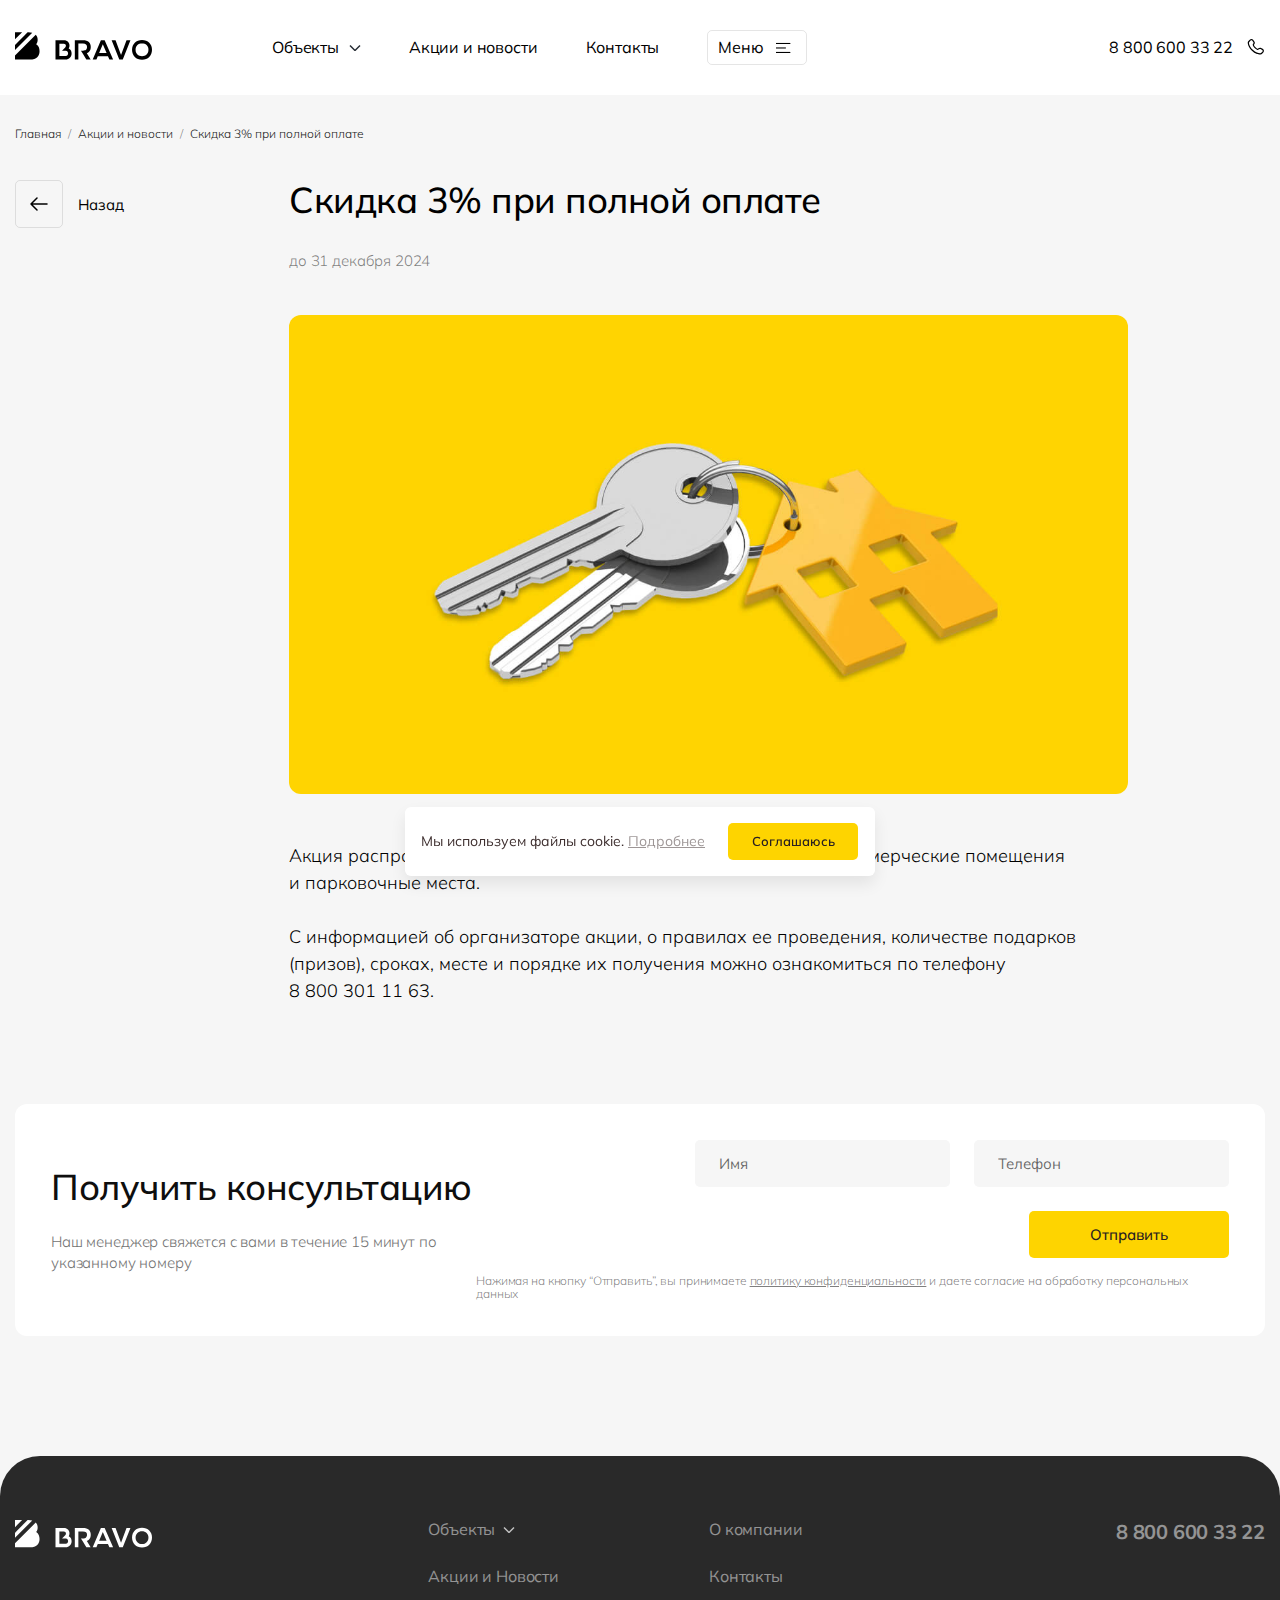
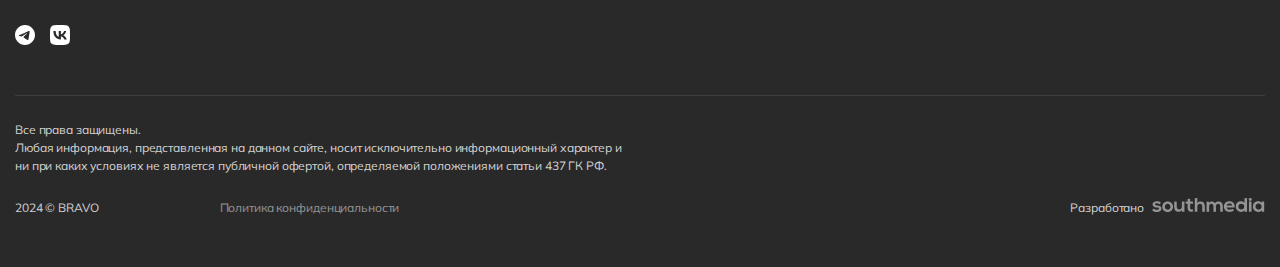
<file: stocks/skidka-3-pri-polnoj-oplate.html>
<!DOCTYPE html>
<html lang="ru">

<head>
  <meta charset="UTF-8">
  <meta name="viewport" content="width=device-width, initial-scale=1.0">
  <title>Скидка 3% при полной оплате</title>
  <!--<link rel="stylesheet" href="css/style.min.css">-->
  <link rel="stylesheet" href="../css/style.css">
</head>

<body class="seryy">

  <div class="preloader" id="preloader">
    <div class="preloader__content">
      <svg width="374" height="73" viewBox="0 0 374 73" fill="none" xmlns="http://www.w3.org/2000/svg">
        <defs>
          <linearGradient id="gradient" x1="0%" y1="100%" x2="0%" y2="0%">
            <stop offset="0%" stop-color="#131313">
              <animate attributeName="offset" values="0; 1" dur="2s" repeatCount="indefinite" />
            </stop>
            <stop offset="0%" stop-color="#E4E4E4">
              <animate attributeName="offset" values="0; 1" dur="2s" repeatCount="indefinite" />
            </stop>
          </linearGradient>
        </defs>

        <path
          d="M198.002 48.1809L183.376 15.9075L169.136 48.1809H198.002ZM175.975 0.953125H190.514L223.231 71.9976H208.82L203.409 60.0424H163.894L158.658 71.9976H144.203L175.971 0.953125H175.975Z"
          fill="url(#gradient)" />
        <path
          d="M217.551 0.953125H232.743L253.989 55.1362L275.242 0.953125H290.43L260.787 72.001H247.198L217.551 0.953125Z"
          fill="url(#gradient)" />
        <path
          d="M310.34 36.2746C310.34 39.9395 310.968 43.2439 312.22 46.1841C313.476 49.1244 315.221 51.6312 317.46 53.7081C319.694 55.785 322.334 57.3834 325.379 58.5033C328.424 59.6232 331.735 60.1849 335.31 60.1849C338.884 60.1849 342.199 59.6232 345.241 58.5033C348.286 57.3799 350.918 55.7815 353.138 53.7081C355.362 51.6312 357.107 49.1244 358.377 46.1841C359.644 43.2439 360.283 39.943 360.283 36.2746C360.283 32.6063 359.648 29.3193 358.377 26.4102C357.107 23.5012 355.362 21.0394 353.138 19.0249C350.918 17.0105 348.286 15.471 345.241 14.41C342.199 13.3525 338.888 12.8185 335.31 12.8185C331.732 12.8185 328.424 13.349 325.379 14.41C322.334 15.471 319.694 17.007 317.46 19.0249C315.225 21.0394 313.476 23.5012 312.22 26.4102C310.968 29.3193 310.34 32.6063 310.34 36.2746ZM296.619 36.2746C296.619 30.9108 297.557 26.0011 299.434 21.5456C301.307 17.0902 303.943 13.2658 307.331 10.0655C310.72 6.86867 314.791 4.39304 319.537 2.63513C324.283 0.87722 329.541 0 335.31 0C341.079 0 346.303 0.87722 351.064 2.63513C355.825 4.39304 359.9 6.86867 363.292 10.0655C366.68 13.2658 369.312 17.0902 371.189 21.5456C373.062 26.0011 374 30.9108 374 36.2746C374 41.6385 373.062 46.614 371.189 51.1146C369.312 55.6151 366.68 59.488 363.292 62.7265C359.9 65.9718 355.825 68.4925 351.064 70.2955C346.303 72.0985 341.053 73 335.31 73C329.567 73 324.283 72.0985 319.537 70.2955C314.791 68.4925 310.72 65.9718 307.331 62.7265C303.943 59.4846 301.307 55.6151 299.434 51.1146C297.557 46.614 296.619 41.6662 296.619 36.2746Z"
          fill="url(#gradient)" />
        <path
          d="M128.238 45.3862C130.144 43.826 131.721 42.0438 132.977 40.0466C134.229 38.046 135.16 35.8547 135.766 33.4796C136.372 31.0976 136.675 28.5942 136.675 25.9556C136.675 22.048 136.066 18.5461 134.839 15.4567C133.612 12.3639 131.743 9.74267 129.234 7.59296C126.722 5.43978 123.564 3.79629 119.753 2.65902C115.944 1.52176 111.443 0.953125 106.251 0.953125H74.9316V72.0011H88.6525V13.5012H106.598C111.819 13.5012 115.729 14.583 118.329 16.75C120.924 18.9171 122.221 21.9856 122.221 25.9522C122.221 27.984 121.899 29.8251 121.246 31.4755C120.6 33.126 119.617 34.5302 118.303 35.6813C116.989 36.8325 115.36 37.727 113.414 38.365C111.465 39.003 109.194 39.322 106.598 39.322H98.7003L106.729 51.8215L119.453 72.0045H136.245L121.531 49.2765C124.101 48.2467 126.335 46.95 128.238 45.3897"
          fill="url(#gradient)" />
        <path
          d="M51.0679 31.1496C51.0679 31.1496 51.3308 30.7647 51.7032 30.0817C52.8971 27.9979 53.6419 26.0666 53.9267 23.8094C54.6314 20.0162 54.394 15.1551 51.1007 10.2211C49.9506 8.32455 48.4756 6.64639 46.6647 5.25948C46.6537 5.24908 46.6427 5.23868 46.6281 5.22827C43.1231 2.56541 38.3876 0.97393 32.44 0.97393L0.116827 0.953125H0V72.1085H40.0197C52.3786 72.112 62.0248 62.5111 62.4338 50.7224C62.6893 43.3891 60.3526 35.352 51.0642 31.1496H51.0679ZM40.0197 59.2033H15.079V13.8861H32.4436C36.8688 13.8861 40.4687 17.3048 40.4687 21.5071V21.7082C40.4687 24.0105 39.4793 25.602 37.6793 27.4708L25.2875 39.4225H40.0197C45.3758 39.4225 48.8407 44.0756 48.8407 49.228C48.8407 54.3804 45.5438 59.2033 40.0197 59.2033Z"
          fill="url(#gradient)" />
      </svg>
    </div>
  </div>

  <header class="header" id="header">
    <div class="container">
      <div class="header-mobile">
        <a href="/" class="header-mobile__logo">
          <img src="../img/header/header-logo-mobile.svg" alt="logo">
        </a>
        <button class="header-mobile__btn" id="header-mobile-menu-open">
          <svg width="29" height="15" viewBox="0 0 8 15" fill="none" xmlns="http://www.w3.org/2000/svg">
            <line y1="1.20703" x2="20" y2="1.20703" stroke="black" stroke-width="1.5" />
            <line y1="7.45703" x2="13.75" y2="7.45703" stroke="black" stroke-width="1.5" />
            <line y1="13.707" x2="20" y2="13.707" stroke="black" stroke-width="1.5" />
          </svg>
        </button>
      </div>
      <div class="header__content" id="header-content">
        <div class="header__content-mobile">
          <a href="/" class="header__content-mobile__logo">
            <img src="../img/header/header-logo-mobile.svg" alt="logo">
          </a>
          <button class="header__content-mobile__btn" id="header-mobile-menu-close">
            <svg width="17" height="16" viewBox="0 0 17 16" fill="none" xmlns="http://www.w3.org/2000/svg">
              <line x1="1.32709" y1="15.3994" x2="15.4692" y2="1.25722" stroke="black" stroke-width="1.5" />
              <line x1="1.45904" y1="1.32807" x2="15.6012" y2="15.4702" stroke="black" stroke-width="1.5" />
            </svg>
          </button>
        </div>
        <a href="/" class="header__content-logo">
          <img src="../img/header/header-logo.svg" alt="logo">
        </a>
        <nav class="header__content-nav">
          <ul class="header__content-nav__list">
            <li class="header__content-nav__list-item object">
              <button id="object-btn">
                Объекты
                <svg width="12" height="8" viewBox="0 0 12 8" fill="none" xmlns="http://www.w3.org/2000/svg">
                  <path d="M1 1.5L6 6.5L11 1.5" stroke="#282E36" stroke-width="1.5" stroke-linejoin="bevel" />
                </svg>
              </button>
              <ul class="object-list" id="object-list">
                <li class="object-list__item">
                  <a href="#"> ЖК «Кипарис»</a>
                </li>
              </ul>
            </li>
            <li class="header__content-nav__list-item">
              <a href="/stocks.html">
                Акции и новости
              </a>
            </li>
            <li class="header__content-nav__list-item">
              <a href="/contacts.html">
                Контакты
              </a>
            </li>
            <li class="header__content-nav__list-item menu">
              <button class="btn-global" id="header-menu-btn">
                Меню
                <svg width="23" height="12" viewBox="0 0 23 12" fill="none" xmlns="http://www.w3.org/2000/svg">
                  <line y1="0.966406" x2="16" y2="0.966406" stroke="black" stroke-width="1.2" />
                  <line y1="5.96641" x2="11" y2="5.96641" stroke="black" stroke-width="1.2" />
                  <line y1="10.9664" x2="16" y2="10.9664" stroke="black" stroke-width="1.2" />
                </svg>
              </button>
            </li>
            <li class="header__content-nav__list-item mobile">
              <a href="#">
                О застройщике
              </a>
            </li>
          </ul>
        </nav>
        <div class="header__content-tel">
          <a href="tel:+78006003322">
            8 800 600 33 22
            <svg width="20" height="20" viewBox="0 0 20 20" fill="none" xmlns="http://www.w3.org/2000/svg">
              <path
                d="M13.8573 11.5757L14.2373 11.1982L13.3548 10.3116L12.9765 10.6891L13.8573 11.5757ZM15.5115 11.0399L17.104 11.9057L17.6998 10.8074L16.1082 9.94238L15.5115 11.0399ZM17.4098 13.6257L16.2265 14.8032L17.1073 15.6891L18.2907 14.5124L17.4098 13.6257ZM15.5048 15.1816C14.2965 15.2949 11.1715 15.1941 7.78649 11.8291L6.90482 12.7149C10.5982 16.3874 14.114 16.5674 15.6215 16.4266L15.5048 15.1816ZM7.78649 11.8291C4.56065 8.62072 4.02565 5.92322 3.95899 4.75239L2.71065 4.82322C2.79399 6.29655 3.45649 9.28655 6.90482 12.7149L7.78649 11.8291ZM8.93232 6.67905L9.17149 6.44072L8.29149 5.55488L8.05232 5.79239L8.93232 6.67905ZM9.36149 3.41155L8.31149 2.00822L7.31065 2.75822L8.36065 4.16072L9.36149 3.41155ZM4.77732 1.70239L3.46899 3.00239L4.35065 3.88905L5.65815 2.58905L4.77732 1.70239ZM8.49232 6.23572C8.05065 5.79239 8.05065 5.79239 8.05065 5.79405H8.04899L8.04649 5.79738C8.00688 5.83731 7.97143 5.88115 7.94065 5.92822C7.89565 5.99488 7.84649 6.08239 7.80482 6.19322C7.70338 6.47932 7.67811 6.78689 7.73149 7.08572C7.84315 7.80655 8.33982 8.75905 9.61149 10.0241L10.4932 9.13739C9.30232 7.95405 9.01899 7.23405 8.96649 6.89405C8.94149 6.73238 8.96732 6.65239 8.97482 6.63405C8.97982 6.62294 8.97982 6.62127 8.97482 6.62905C8.96739 6.64055 8.95903 6.65142 8.94982 6.66155L8.94149 6.66988L8.93315 6.67738L8.49232 6.23572ZM9.61149 10.0241C10.884 11.2891 11.8415 11.7824 12.5632 11.8924C12.9323 11.9491 13.2298 11.9041 13.4557 11.8199C13.5822 11.7736 13.7003 11.7072 13.8057 11.6232L13.8473 11.5857L13.8532 11.5807L13.8557 11.5782L13.8565 11.5766C13.8565 11.5766 13.8573 11.5757 13.4165 11.1324C12.9748 10.6891 12.9773 10.6882 12.9773 10.6882L12.979 10.6866L12.9807 10.6849L12.9857 10.6807L12.994 10.6724L13.0257 10.6474C13.0334 10.6424 13.0315 10.6429 13.0198 10.6491C12.999 10.6566 12.9173 10.6824 12.7532 10.6574C12.4082 10.6041 11.6832 10.3207 10.4932 9.13739L9.61149 10.0241ZM8.31149 2.00739C7.46149 0.874052 5.79149 0.694052 4.77732 1.70239L5.65815 2.58905C6.10149 2.14822 6.88815 2.19405 7.31065 2.75822L8.31149 2.00739ZM3.95982 4.75322C3.94315 4.46489 4.07565 4.16322 4.35065 3.88989L3.46815 3.00322C3.02065 3.44822 2.66815 4.07822 2.71065 4.82322L3.95982 4.75322ZM16.2265 14.8032C15.9982 15.0316 15.7515 15.1599 15.5057 15.1824L15.6215 16.4266C16.234 16.3691 16.7348 16.0607 17.1082 15.6899L16.2265 14.8032ZM9.17149 6.44072C9.99232 5.62489 10.0532 4.33572 9.36232 3.41238L8.36149 4.16155C8.69732 4.61072 8.64732 5.19988 8.29065 5.55572L9.17149 6.44072ZM17.1048 11.9066C17.7857 12.2766 17.8915 13.1482 17.4107 13.6266L18.2923 14.5124C19.409 13.4016 19.0648 11.5491 17.7007 10.8082L17.1048 11.9066ZM14.2373 11.1991C14.5573 10.8807 15.0723 10.8024 15.5123 11.0407L16.109 9.94322C15.2057 9.45155 14.0857 9.58739 13.3557 10.3124L14.2373 11.1991Z"
                fill="black" />
            </svg>
          </a>
        </div>
      </div>
    </div>

    <div class="header-menu" id="header-menu">
      <div class="container">
        <div class="header-menu__content" id="header-menu-content">
          <ul class="header-menu__content-list">
            <li class="header-menu__content-list__item">
              <h3>
                Компания
              </h3>
            </li>
            <li class="header-menu__content-list__item">
              <a href="/about.html">
                О застройщике
              </a>
            </li>
            <li class="header-menu__content-list__item">
              <a href="/contacts.html">
                Контакты
              </a>
            </li>
          </ul>
          <ul class="header-menu__content-list">
            <li class="header-menu__content-list__item">
              <h3>
                События
              </h3>
            </li>
            <li class="header-menu__content-list__item">
              <a href="/stocks.html">
                Акции
              </a>
            </li>
            <li class="header-menu__content-list__item">
              <a href="/news.html">
                Новости
              </a>
            </li>
          </ul>
        </div>
      </div>
    </div>
  </header>

  <main>

    <div class="stocksAndNews-header">
      <div class="container">
        <div class="stocksAndNews-header__content">
          <a href="/">
            Главная
          </a>
          /
          <a href="/stocks.html">
            Акции и новости
          </a>
          /
          <a href="#">
            Скидка 3% при полной оплате
          </a>
        </div>
      </div>
    </div>

    <section class="stocksAndNews-page">
      <div class="container">
        <span class="stocksAndNews-page__link">
          <a href="/stocks.html" class="btn-arrow">
            <svg width="18" height="14" viewBox="0 0 18 14" fill="none" xmlns="http://www.w3.org/2000/svg">
              <path d="M17 7L1 7M1 7L7 1M1 7L7 13" stroke="black" stroke-width="1.5" stroke-linecap="round"
                stroke-linejoin="round" />
            </svg>
          </a>
          Назад
        </span>
        <div class="stocksAndNews-page__content">
          <h1>
            Скидка 3% при полной оплате
          </h1>
          <div class="stocksAndNews-page__content-date">
            <p>
              до 31 декабря 2024
            </p>
          </div>
          <div class="stocksAndNews-page__content-img">
            <img src="../img/stocksAndNews/stocks/stocks-img2.jpg" alt="img">
          </div>
          <div class="stocksAndNews-page__content-info">
            <div class="stocksAndNews-page__content-info__descr">
              <p>
                Акция распространяется все виды недвижимости – квартиры, коммерческие помещения и&nbsp;парковочные
                места.
              </p>
            </div>
            <div class="stocksAndNews-page__content-info__descr">
              <p>
                С информацией об организаторе акции, о правилах ее проведения, количестве подарков (призов), сроках,
                месте и порядке их получения можно ознакомиться по телефону 8&nbsp;800&nbsp;301&nbsp;11&nbsp;63.
              </p>
            </div>
          </div>
        </div>
      </div>
    </section>

    <section class="stocksAndNews-feedback">
      <div class="container">
        <div class="stocksAndNews-feedback__content">
          <div class="stocksAndNews-feedback__content-info">
            <h2 class="section-title">
              Получить консультацию
            </h2>
            <p>
              Наш менеджер свяжется с вами в течение 15 минут по указанному номеру
            </p>
          </div>
          <form action="#" class="stocksAndNews-feedback__content-form">
            <div class="stocksAndNews-feedback__content-form__fields">
              <label for="feedbackName">
                <input type="text" id="stocksAndNews-feedback-name" name="feedbackName" placeholder="Имя">
              </label>
              <label for="feedbackTel">
                <input type="tel" id="stocksAndNews-feedback-tel" name="feedbackTel" placeholder="Телефон">
              </label>
              <button class="btn-global">
                Отправить
              </button>
            </div>
            <p>
              Нажимая на кнопку “Отправить”, вы принимаете <a href="#">политику конфиденциальности</a> и даете согласие
              на обработку персональных данных
            </p>
          </form>
        </div>
      </div>
    </section>

  </main>

  <footer class="footer">
    <div class="container">
      <div class="footer__content">
        <div class="footer__content-top">
          <div class="footer__content-top__links">
            <a href="/" class="footer__content-top__links-logo">
              <img src="../img/footer/footer-logo.svg" alt="img">
            </a>
          </div>
          <nav class="footer__content-top__nav">
            <ul class="footer__content-top__nav-list">
              <li class="footer__content-top__nav-list__item object">
                <button class="footer-object-btn" id="footer-object-btn">
                  Объекты
                  <svg width="12" height="8" viewBox="0 0 12 8" fill="none" xmlns="http://www.w3.org/2000/svg">
                    <path d="M1 1.5L6 6.5L11 1.5" stroke="white" stroke-width="1.5" stroke-linejoin="bevel" />
                  </svg>
                </button>
                <ul class="object-list" id="footer-object-list">
                  <li class="object-list__item">
                    <a href="#"> ЖК «Кипарис» </a>
                  </li>

                </ul>
              </li>
              <li class="footer__content-top__nav-list__item">
                <a href="/stocks.html">
                  Акции и Новости
                </a>
              </li>
              <li class="footer__content-top__nav-list__item">
                <a href="/about.html">
                  О компании
                </a>
              </li>
              <li class="footer__content-top__nav-list__item">
                <a href="/contacts.html">
                  Контакты
                </a>
              </li>
            </ul>
          </nav>
          <a href="tel:+78006003322" class="footer__content-top__tel">8 800 600 33 22 </a>
        </div>
        <ul class="footer__content-social">
          <li class="footer__content-social__item">
            <a target="_blanc" href="https://t.me/bravodeveloper">
              <svg width="20" height="20" viewBox="0 0 20 20" fill="none" xmlns="http://www.w3.org/2000/svg">
                <g clip-path="url(#clip0_0_505)">
                  <path
                    d="M10 0C4.48 0 0 4.48 0 10C0 15.52 4.48 20 10 20C15.52 20 20 15.52 20 10C20 4.48 15.52 0 10 0ZM14.64 6.8C14.49 8.38 13.84 12.22 13.51 13.99C13.37 14.74 13.09 14.99 12.83 15.02C12.25 15.07 11.81 14.64 11.25 14.27C10.37 13.69 9.87 13.33 9.02 12.77C8.03 12.12 8.67 11.76 9.24 11.18C9.39 11.03 11.95 8.7 12 8.49C12.0069 8.45819 12.006 8.42517 11.9973 8.3938C11.9886 8.36244 11.9724 8.33367 11.95 8.31C11.89 8.26 11.81 8.28 11.74 8.29C11.65 8.31 10.25 9.24 7.52 11.08C7.12 11.35 6.76 11.49 6.44 11.48C6.08 11.47 5.4 11.28 4.89 11.11C4.26 10.91 3.77 10.8 3.81 10.45C3.83 10.27 4.08 10.09 4.55 9.9C7.47 8.63 9.41 7.79 10.38 7.39C13.16 6.23 13.73 6.03 14.11 6.03C14.19 6.03 14.38 6.05 14.5 6.15C14.6 6.23 14.63 6.34 14.64 6.42C14.63 6.48 14.65 6.66 14.64 6.8Z"
                    fill="white" />
                </g>
                <defs>
                </defs>
              </svg>
            </a>
          </li>
          <li class="footer__content-social__item">
            <a target="_blanc" href="https://vk.com/club227636382">
              <svg width="20" height="20" viewBox="0 0 20 20" fill="none" xmlns="http://www.w3.org/2000/svg">
                <g clip-path="url(#clip0_0_507)">
                  <path
                    d="M1.4058 1.4058C0 2.8117 0 5.07464 0 9.6V10.4C0 14.9254 0 17.1883 1.4058 18.5942C2.8117 20 5.07464 20 9.6 20H10.4C14.9254 20 17.1883 20 18.5942 18.5942C20 17.1883 20 14.9254 20 10.4V9.6C20 5.0746 20 2.81165 18.5942 1.4058C17.1883 8.51495e-08 14.9254 0 10.4 0H9.6C5.0746 0 2.81165 8.51495e-08 1.4058 1.4058ZM3.375 6.08339H5.65835C5.73335 9.90005 7.41665 11.5167 8.75 11.85V6.08335H10.9V9.375C12.2167 9.23335 13.6 7.73335 14.0667 6.08335H16.2167C16.0408 6.93907 15.6902 7.74929 15.1869 8.46336C14.6836 9.17743 14.0384 9.77998 13.2917 10.2333C14.1255 10.6473 14.8619 11.2335 15.4523 11.9532C16.0427 12.6729 16.4737 13.5097 16.7167 14.4083H14.35C14.1319 13.6278 13.6882 12.929 13.0744 12.3997C12.4606 11.8704 11.7042 11.5342 10.9 11.4333V14.4083H10.6417C6.08335 14.4083 3.48335 11.2833 3.375 6.08335"
                    fill="white" />
                </g>
              </svg>
            </a>
          </li>
        </ul>
        <div class="footer__content-bottom">
          <div class="footer__content-bottom__left">
            <p>
              Все права защищены. <br>
              Любая информация, представленная на данном сайте, носит исключительно информационный характер и ни при
              каких условиях не является публичной офертой, определяемой положениями статьи 437 ГК РФ.
            </p>
            <div class="footer__content-bottom__left-links">
              <p>
                2024 © BRAVO
              </p>
              <a href="#">
                Политика конфиденциальности
              </a>
            </div>
          </div>
          <p>
            Разработано
            <svg width="113" height="14" viewBox="0 0 113 14" fill="none" xmlns="http://www.w3.org/2000/svg">
              <g opacity="0.5">
                <path
                  d="M7.52859 6.26832C6.79475 5.59367 5.95259 5.36878 4.96269 5.36878C3.74622 5.36878 3.07153 5.7372 3.07153 6.3688C3.07153 7.02432 3.68221 7.38798 5.00701 7.46931C6.96221 7.59373 9.43945 8.01955 9.43945 10.6943C9.43945 12.4694 7.94719 14.0006 4.98239 14.0006C3.34239 14.0006 1.70238 13.7374 0.19043 12.2063L1.45614 10.4311C2.18995 11.2254 3.87429 11.8187 5.0267 11.8379C5.99201 11.857 6.89818 11.3689 6.89818 10.6321C6.89818 9.93827 6.31211 9.65119 4.83957 9.56985C2.88437 9.42629 0.554874 8.73249 0.554874 6.44537C0.554874 4.11994 3.03211 3.30176 4.92823 3.30176C6.54851 3.30176 7.76498 3.60796 8.96173 4.62713L7.52859 6.26832Z"
                  fill="white" />
                <path
                  d="M21.0522 8.63664C21.0522 11.5362 19.0132 13.8856 15.6495 13.8856C12.2858 13.8856 10.2715 11.5362 10.2715 8.63664C10.2715 5.75618 12.3301 3.3877 15.6298 3.3877C18.9295 3.3877 21.0522 5.75618 21.0522 8.63664ZM12.8374 8.63664C12.8374 10.1678 13.783 11.5984 15.6544 11.5984C17.5259 11.5984 18.4715 10.1678 18.4715 8.63664C18.4715 7.12463 17.3782 5.6557 15.6544 5.6557C13.8027 5.6557 12.8374 7.12463 12.8374 8.63664Z"
                  fill="white" />
                <path
                  d="M24.7309 3.62609V8.86065C24.7309 10.3918 25.5928 11.5545 27.2328 11.5545C28.8089 11.5545 29.8824 10.2674 29.8824 8.73627V3.58301L32.4235 3.59259V13.679H30.1334L29.9662 12.3105C28.8925 13.3297 27.9074 13.8225 26.4546 13.8225C23.9774 13.8225 22.1699 12.0043 22.1699 8.8798V3.6165L24.7309 3.62609Z"
                  fill="white" />
                <path
                  d="M38.1208 0.682617L38.1614 3.61284H41.018V5.75642H38.1367V10.1058C38.1367 11.0676 38.6835 11.5365 39.4813 11.5365C39.4813 11.5365 40.1363 11.5413 40.7815 11.3068L41.2542 13.2973C41.2542 13.2973 40.0919 13.7566 39.3139 13.7805C37.0633 13.8619 35.5956 12.6178 35.5956 10.1058V5.75642H33.6602V3.61284H35.5956V0.904625L38.1208 0.682617Z"
                  fill="white" />
                <path
                  d="M45.3424 0V4.96186C46.2682 3.79913 47.4009 3.44985 48.578 3.44985C51.5183 3.44985 52.8233 5.38768 52.8233 8.34948V13.6558H50.2575V8.36863C50.2575 6.53127 49.2676 5.75614 47.9033 5.75614C46.3916 5.75614 45.3375 7.00017 45.3375 8.51218V13.6558H42.7715V0.263164L45.3424 0Z"
                  fill="white" />
                <path
                  d="M61.4711 13.7227V8.33022C61.4711 7.00482 60.7569 5.79906 59.3485 5.79906C57.9595 5.79906 57.142 7.00482 57.142 8.33022V13.7179H54.5762V3.6124L56.9499 3.63633L57.1371 4.86123C57.6838 3.84206 58.8804 3.47363 59.8703 3.47363C61.1116 3.47363 62.3476 3.96168 62.9388 5.35407C63.8646 3.92342 65.0614 3.51671 66.4057 3.51671C69.3459 3.51671 70.799 5.27273 70.799 8.29193V13.7227H68.2329V8.29193C68.2329 6.96656 67.6667 5.84211 66.2777 5.84211C64.8891 5.84211 63.8843 7.00482 63.8843 8.33501L64.0271 13.7227H61.4711Z"
                  fill="white" />
                <path
                  d="M74.5471 9.50727C74.7146 10.7513 75.8276 11.6509 77.635 11.6509C78.5806 11.6509 79.8218 11.3016 80.4078 10.713L82.0478 12.2872C80.9545 13.3877 79.1666 13.9189 77.5907 13.9189C74.0201 13.9189 71.8975 11.7753 71.8975 8.55029C71.8975 5.48804 74.0399 3.28223 77.4035 3.28223C80.8707 3.28223 83.0377 5.36362 82.6338 9.50727H74.5471ZM80.1762 7.44502C80.0087 6.13876 78.9599 5.48324 77.4873 5.48324C76.0984 5.48324 74.9656 6.13876 74.5866 7.44502H80.1762Z"
                  fill="white" />
                <path
                  d="M95.0483 0V13.6606H92.6548L92.4874 12.273C91.6895 13.4788 90.4091 13.8855 89.1481 13.8855C86.0997 13.8855 83.8096 11.9237 83.8096 8.61743C83.8096 5.14844 86.0602 3.34937 89.0843 3.34937C90.1775 3.34937 91.8768 3.92354 92.4874 4.96183V0.267949L95.0483 0ZM86.3656 8.61743C86.3656 10.3735 87.6707 11.5792 89.3058 11.5792C90.9261 11.5792 92.3102 10.4357 92.3102 8.61743C92.3102 6.86141 90.9212 5.67956 89.3058 5.67956C87.6707 5.67477 86.3656 6.79922 86.3656 8.61743Z"
                  fill="white" />
                <path
                  d="M99.7377 1.45436C99.7377 3.39221 96.7139 3.39221 96.7139 1.45436C96.709 -0.483485 99.7377 -0.483485 99.7377 1.45436ZM96.9406 3.53576V13.6508H99.5064V3.54532L96.9406 3.53576Z"
                  fill="white" />
                <path
                  d="M109.721 3.57942L112.193 3.59377V13.661H109.775L109.646 12.1921C109.056 13.3739 107.44 13.9481 106.283 13.9672C103.215 13.9864 100.944 12.149 100.944 8.61782C100.944 5.14883 103.318 3.33062 106.347 3.34976C107.736 3.34976 109.056 3.98134 109.646 4.98137L109.721 3.57942ZM103.515 8.61782C103.515 10.5365 104.879 11.6801 106.583 11.6801C110.617 11.6801 110.617 5.57468 106.583 5.57468C104.879 5.57468 103.515 6.6991 103.515 8.61782Z"
                  fill="white" />
              </g>
            </svg>
          </p>
        </div>
      </div>
    </div>
  </footer>

  <div class="cookie" data-js='cookie'>
    <div class="cookie__text" data-js='cookieText'>Мы используем файлы cookie, чтобы персонализировать сервисы и
      улучшить пользование сайтом.
      Cookie — небольшие файлы с информацией о предыдущих посещениях сайта. Если вы не хотите использовать файлы cookie,
      измените настройки браузера.</div>
    <div class="cookie__title">Мы используем файлы cookie. <button type="button" class="cookie__more"
        data-js='cookieMore'>Подробнее</button></div>
    <button class="cookie__accept" data-js='cookieBtn'>Соглашаюсь</button>
  </div>

  <script src="../js/main.min.js"></script>
</body>

</html>
</file>
